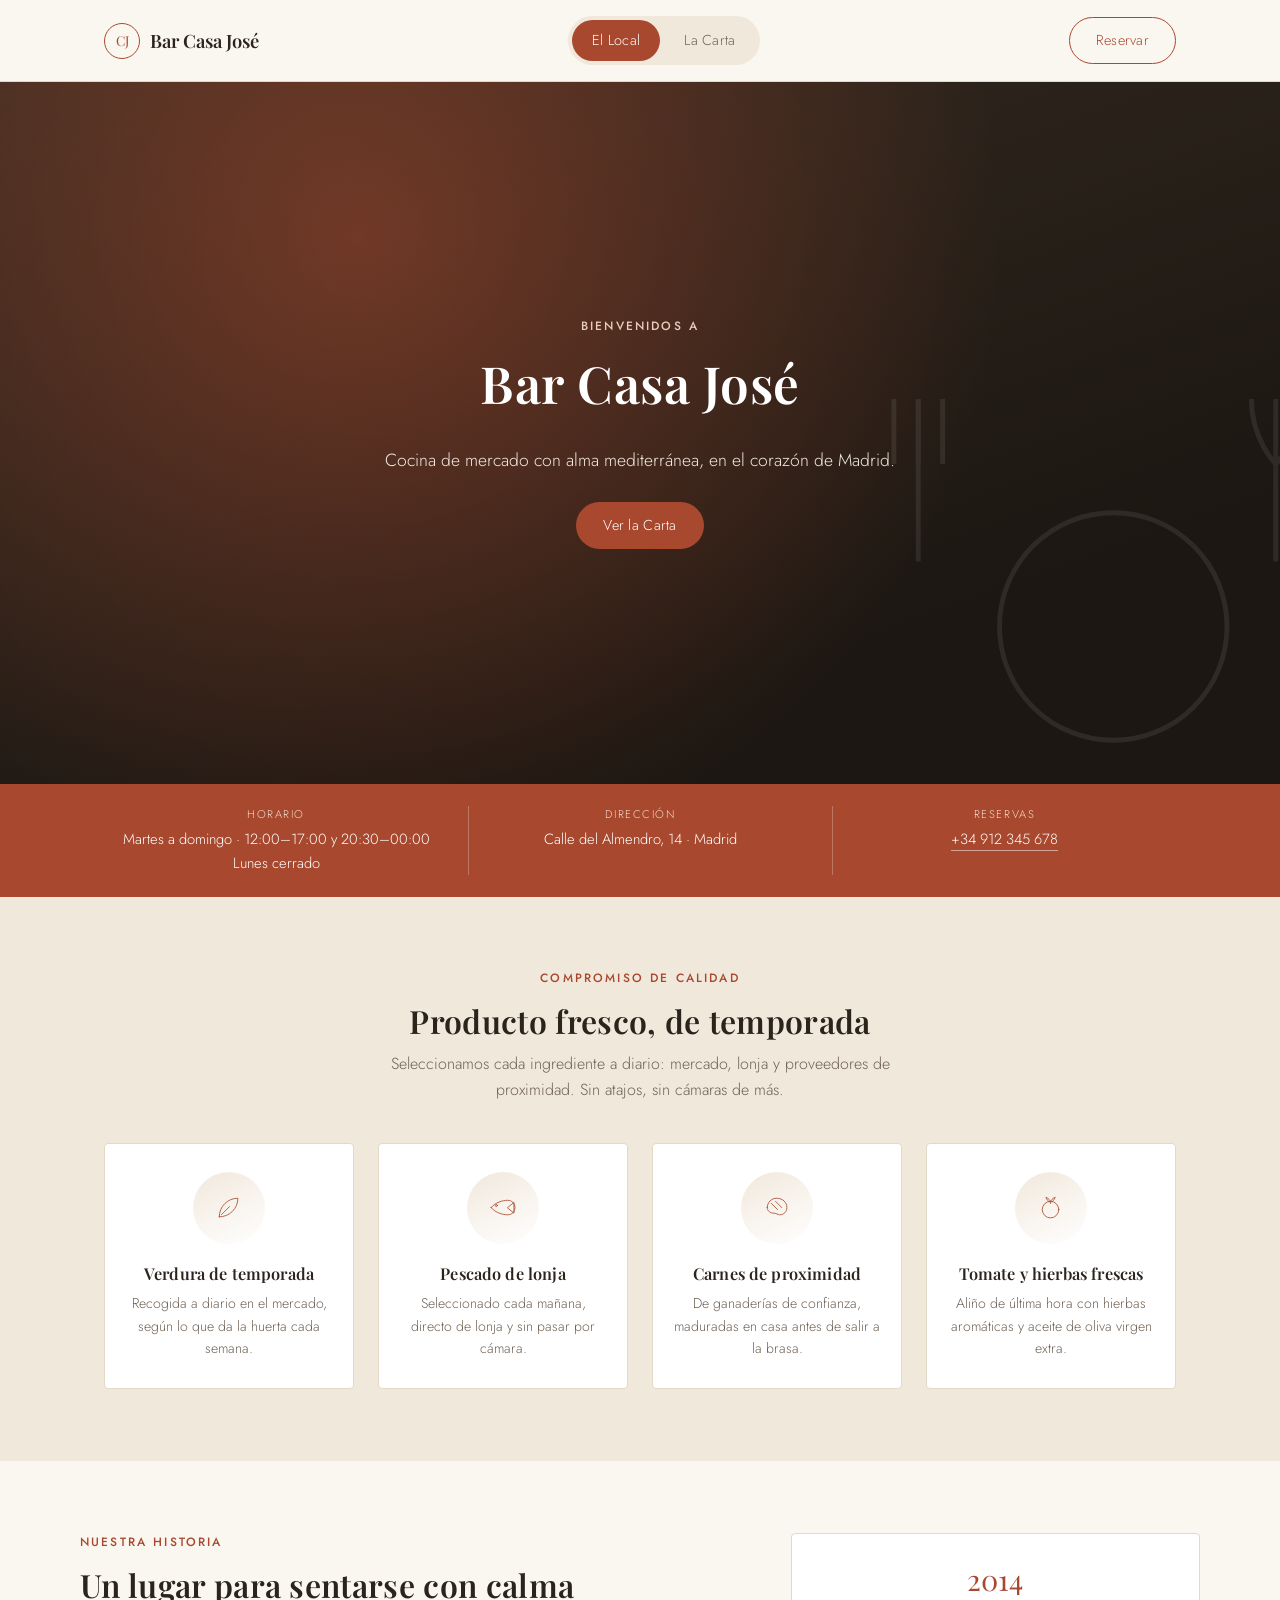
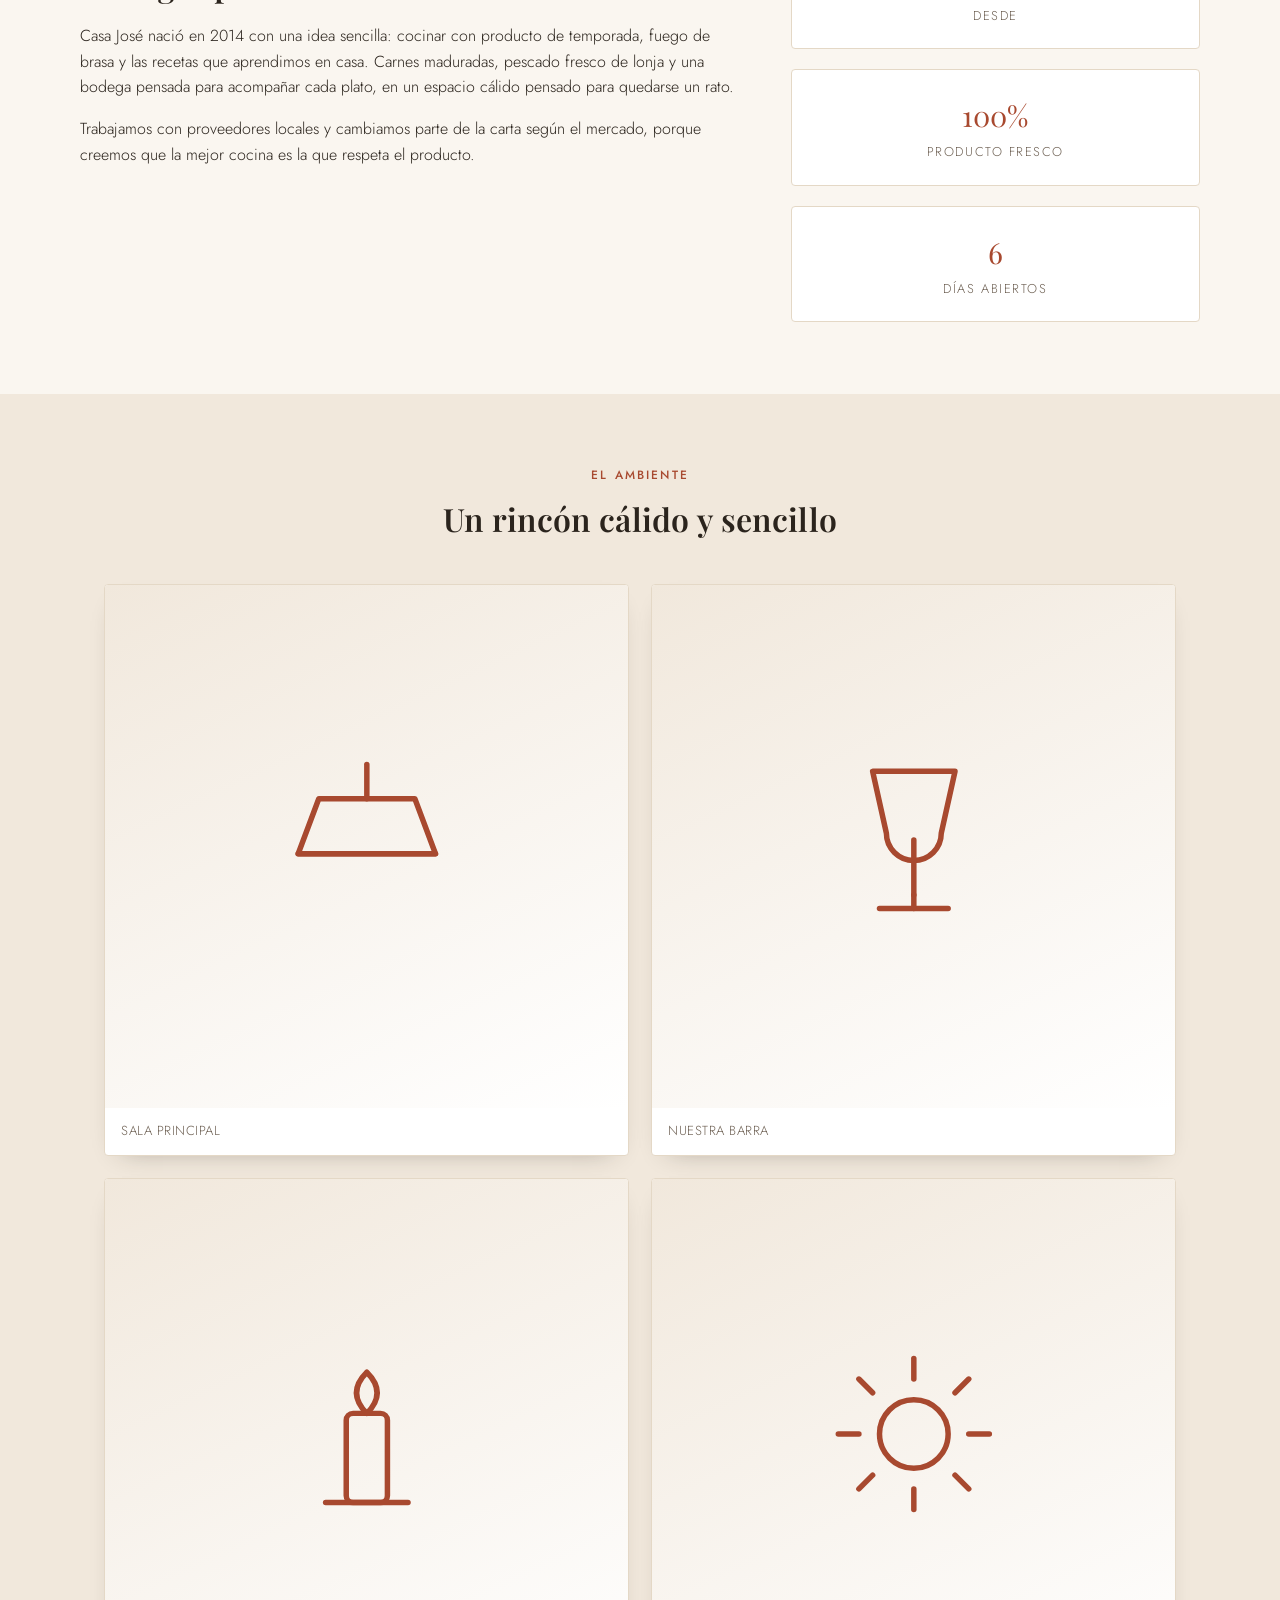
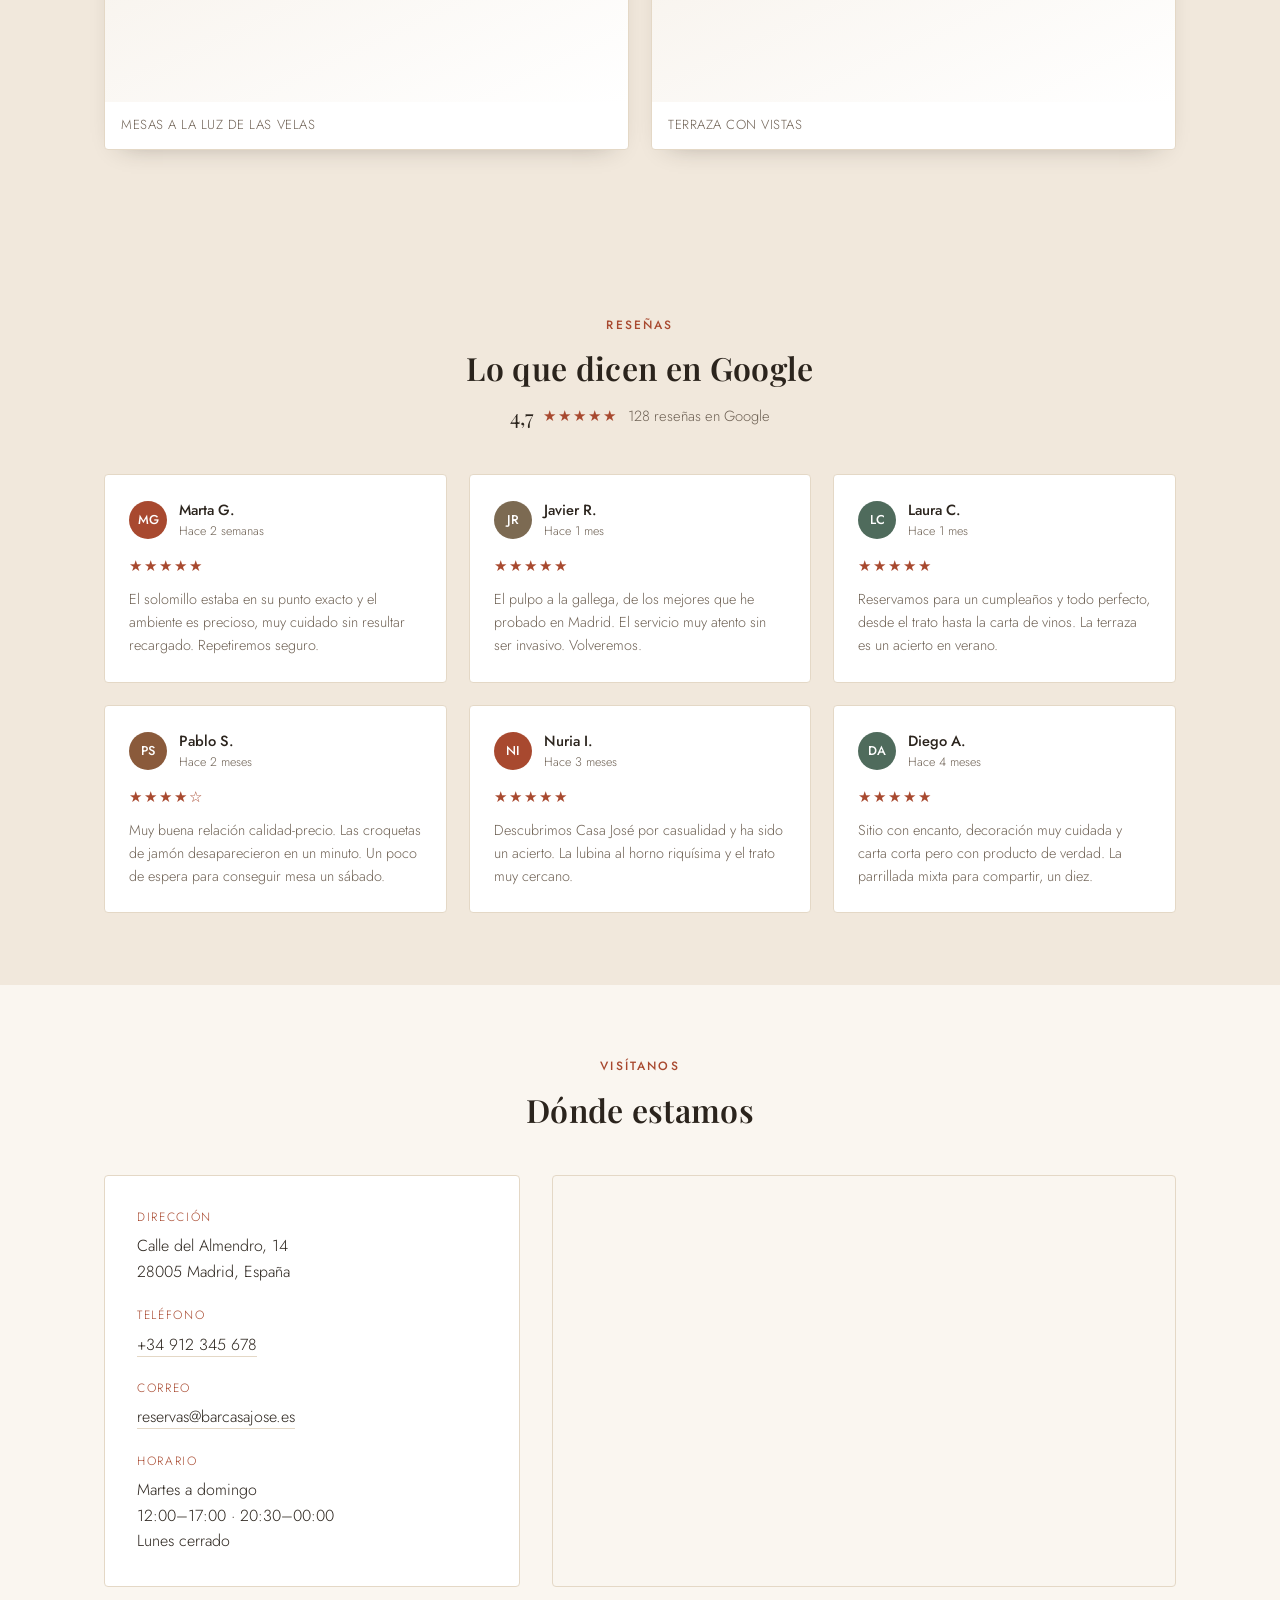
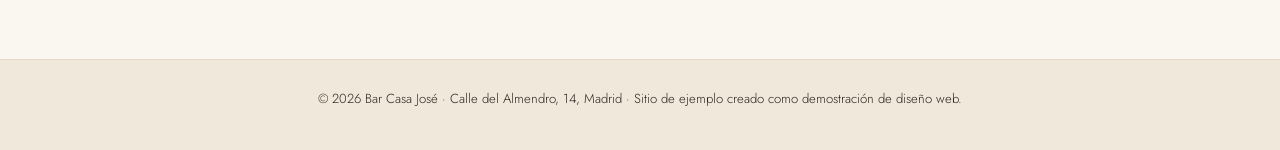
<file: index.html>
<!DOCTYPE html>
<html lang="es">
<head>
<meta charset="UTF-8">
<meta name="viewport" content="width=device-width, initial-scale=1.0">
<title>Bar Casa José — Restaurante</title>
<meta name="description" content="Bar Casa José, cocina de mercado con alma mediterránea. Descubre nuestro local y nuestra carta.">
<link rel="icon" href="data:image/svg+xml,<svg xmlns=%22http://www.w3.org/2000/svg%22 viewBox=%220 0 100 100%22><text y=%22.9em%22 font-size=%2290%22>🍽️</text></svg>">
<link rel="preconnect" href="https://fonts.googleapis.com">
<link rel="preconnect" href="https://fonts.gstatic.com" crossorigin>
<link href="https://fonts.googleapis.com/css2?family=Playfair+Display:wght@500;600;700&family=Jost:wght@300;400;500;600&display=swap" rel="stylesheet">
<link rel="stylesheet" href="css/style.css">
</head>
<body>

<svg aria-hidden="true" style="position:absolute; width:0; height:0; overflow:hidden;">
<defs>
<symbol id="ic-plate" viewBox="0 0 64 64">
  <circle cx="34" cy="36" r="14"/>
  <line x1="10" y1="8" x2="10" y2="28"/>
  <line x1="7" y1="8" x2="7" y2="16"/>
  <line x1="10" y1="8" x2="10" y2="16"/>
  <line x1="13" y1="8" x2="13" y2="16"/>
  <line x1="54" y1="8" x2="54" y2="28"/>
  <path d="M51 8c0 5 3 8 3 8s3-3 3-8"/>
</symbol>
<symbol id="ic-leaf" viewBox="0 0 64 64">
  <path d="M14 50C14 30 30 14 50 14c0 20-16 36-36 36z"/>
  <path d="M18 46 34 30"/>
</symbol>
<symbol id="ic-cheese" viewBox="0 0 64 64">
  <path d="M10 46 54 46 32 14z"/>
  <circle cx="30" cy="36" r="2.5"/>
  <circle cx="38" cy="40" r="2"/>
</symbol>
<symbol id="ic-bread" viewBox="0 0 64 64">
  <path d="M12 46c0-16 9-28 20-28s20 12 20 28z"/>
  <line x1="12" y1="46" x2="52" y2="46"/>
  <line x1="22" y1="30" x2="18" y2="42"/>
  <line x1="32" y1="26" x2="30" y2="42"/>
  <line x1="42" y1="30" x2="44" y2="42"/>
</symbol>
<symbol id="ic-steak" viewBox="0 0 64 64">
  <path d="M14 32c0-10 8-18 18-18 12 0 20 8 20 18 0 8-6 14-14 14-4 0-6-3-10-3-8 0-14-4-14-11z"/>
  <line x1="22" y1="24" x2="34" y2="36"/>
  <line x1="30" y1="20" x2="42" y2="32"/>
</symbol>
<symbol id="ic-ribs" viewBox="0 0 64 64">
  <path d="M12 14v32"/>
  <path d="M12 18c10-4 20-4 30 0"/>
  <path d="M12 26c10-4 24-4 34 0"/>
  <path d="M12 34c10-4 26-4 38 0"/>
  <path d="M12 42c10-4 28-4 42 0"/>
</symbol>
<symbol id="ic-flame" viewBox="0 0 64 64">
  <path d="M32 8c8 8 14 16 14 24a14 14 0 0 1-28 0c0-5 2-8 5-11 0 4 2 6 4 6-2-6 0-13 5-19z"/>
</symbol>
<symbol id="ic-fish" viewBox="0 0 64 64">
  <path d="M10 32c8-10 22-14 32-14 8 0 14 6 14 14s-6 14-14 14c-10 0-24-4-32-14z"/>
  <path d="M42 32 54 22v20z"/>
  <circle cx="20" cy="28" r="2"/>
</symbol>
<symbol id="ic-octopus" viewBox="0 0 64 64">
  <path d="M20 26a12 12 0 0 1 24 0v6H20z"/>
  <path d="M20 32c-2 6-6 8-6 14"/>
  <path d="M26 32c-1 7-4 9-3 16"/>
  <path d="M32 32v18"/>
  <path d="M38 32c1 7 4 9 3 16"/>
  <path d="M44 32c2 6 6 8 6 14"/>
</symbol>
<symbol id="ic-shrimp" viewBox="0 0 64 64">
  <path d="M46 14c-14 0-26 12-26 26 0 6 3 9 3 9"/>
  <path d="M20 46c-4 0-8 2-8 2"/>
  <path d="M46 14c4 0 6 3 6 3"/>
  <path d="M14 26 8 22"/>
  <path d="M14 30 8 30"/>
</symbol>
<symbol id="ic-candle" viewBox="0 0 64 64">
  <rect x="26" y="24" width="12" height="26" rx="2"/>
  <path d="M32 24c-4-4-4-8 0-12 4 4 4 8 0 12z"/>
  <line x1="20" y1="50" x2="44" y2="50"/>
</symbol>
<symbol id="ic-lamp" viewBox="0 0 64 64">
  <line x1="32" y1="8" x2="32" y2="18"/>
  <path d="M18 18h28l6 16H12z"/>
  <line x1="12" y1="34" x2="52" y2="34"/>
</symbol>
<symbol id="ic-glass" viewBox="0 0 64 64">
  <path d="M20 10h24l-4 18a8 8 0 0 1-16 0z"/>
  <line x1="32" y1="30" x2="32" y2="46"/>
  <line x1="22" y1="50" x2="42" y2="50"/>
  <line x1="32" y1="46" x2="32" y2="50"/>
</symbol>
<symbol id="ic-sun" viewBox="0 0 64 64">
  <circle cx="32" cy="30" r="10"/>
  <line x1="32" y1="8" x2="32" y2="14"/>
  <line x1="32" y1="46" x2="32" y2="52"/>
  <line x1="10" y1="30" x2="16" y2="30"/>
  <line x1="48" y1="30" x2="54" y2="30"/>
  <line x1="16" y1="14" x2="20" y2="18"/>
  <line x1="44" y1="42" x2="48" y2="46"/>
  <line x1="48" y1="14" x2="44" y2="18"/>
  <line x1="20" y1="42" x2="16" y2="46"/>
</symbol>
<symbol id="ic-pizza" viewBox="0 0 64 64">
  <path d="M32 10 54 46H10z"/>
  <path d="M14 46a20 20 0 0 1 36 0"/>
  <circle cx="28" cy="28" r="2"/>
  <circle cx="36" cy="32" r="2"/>
  <circle cx="32" cy="22" r="2"/>
</symbol>
<symbol id="ic-oven" viewBox="0 0 64 64">
  <path d="M12 50V30a20 20 0 0 1 40 0v20z"/>
  <path d="M20 50V32a12 12 0 0 1 24 0v18"/>
  <path d="M30 40c-3 3-3 6 0 8 3-2 3-5 0-8z"/>
</symbol>
<symbol id="ic-wheat" viewBox="0 0 64 64">
  <line x1="32" y1="14" x2="32" y2="50"/>
  <path d="M32 18c-4-2-8 0-8 4 4 2 8 0 8-4z"/>
  <path d="M32 18c4-2 8 0 8 4-4 2-8 0-8-4z"/>
  <path d="M32 26c-4-2-8 0-8 4 4 2 8 0 8-4z"/>
  <path d="M32 26c4-2 8 0 8 4-4 2-8 0-8-4z"/>
  <path d="M32 34c-4-2-8 0-8 4 4 2 8 0 8-4z"/>
  <path d="M32 34c4-2 8 0 8 4-4 2-8 0-8-4z"/>
</symbol>
<symbol id="ic-tomato" viewBox="0 0 64 64">
  <circle cx="32" cy="36" r="16"/>
  <path d="M32 20c-3-6-9-8-9-8s2 6 6 9"/>
  <path d="M32 20c3-6 9-8 9-8s-2 6-6 9"/>
  <line x1="32" y1="20" x2="32" y2="24"/>
</symbol>
</defs>
</svg>

<input type="radio" name="window-tab" id="tab-local" class="tab-radio" checked>
<input type="radio" name="window-tab" id="tab-carta" class="tab-radio">

<header class="site-header">
  <div class="site-header__inner">
    <a class="brand" href="#local">
      <span class="brand__mark">CJ</span>
      <span class="brand__name">Bar&nbsp;Casa&nbsp;José</span>
    </a>

    <nav class="window-nav" aria-label="Secciones principales">
      <label class="window-nav__btn" data-target="local" for="tab-local">El Local</label>
      <label class="window-nav__btn" data-target="carta" for="tab-carta">La Carta</label>
    </nav>

    <a class="btn btn--ghost header-cta" href="tel:+34912345678">
      <svg class="header-cta__icon" viewBox="0 0 24 24" width="18" height="18" fill="none" stroke="currentColor" stroke-width="2" stroke-linecap="round" stroke-linejoin="round" aria-hidden="true"><path d="M22 16.92v3a2 2 0 0 1-2.18 2 19.79 19.79 0 0 1-8.63-3.07 19.5 19.5 0 0 1-6-6 19.79 19.79 0 0 1-3.07-8.67A2 2 0 0 1 4.11 2h3a2 2 0 0 1 2 1.72c.127.96.361 1.903.7 2.81a2 2 0 0 1-.45 2.11L8.09 9.91a16 16 0 0 0 6 6l1.27-1.27a2 2 0 0 1 2.11-.45c.907.339 1.85.573 2.81.7A2 2 0 0 1 22 16.92z"/></svg>
      <span class="header-cta__label">Reservar</span>
    </a>
  </div>
</header>

<main>

  <!-- ================= VENTANA 1: EL LOCAL ================= -->
  <section id="local" class="window" data-window="local">

    <div class="hero">
      <svg class="hero__watermark" viewBox="0 0 64 64" aria-hidden="true"><use href="#ic-plate"/></svg>
      <div class="hero__content">
        <p class="eyebrow">Bienvenidos a</p>
        <h1>Bar Casa José</h1>
        <p class="hero__tagline">Cocina de mercado con alma mediterránea, en el corazón de Madrid.</p>
        <label class="btn btn--primary" data-target="carta" for="tab-carta">Ver la Carta</label>
      </div>
    </div>

    <div class="quick-info">
      <div class="container quick-info__inner">
        <div class="quick-info__item">
          <span class="quick-info__label">Horario</span>
          <span class="quick-info__value">Martes a domingo · 12:00–17:00 y 20:30–00:00<br>Lunes cerrado</span>
        </div>
        <div class="quick-info__item">
          <span class="quick-info__label">Dirección</span>
          <span class="quick-info__value">Calle del Almendro, 14 · Madrid</span>
        </div>
        <div class="quick-info__item">
          <span class="quick-info__label">Reservas</span>
          <span class="quick-info__value"><a href="tel:+34912345678">+34 912 345 678</a></span>
        </div>
      </div>
    </div>

    <section class="section section--produce">
      <div class="container">
        <p class="eyebrow center">Compromiso de calidad</p>
        <h2 class="center">Producto fresco, de temporada</h2>
        <p class="produce-lead center">Seleccionamos cada ingrediente a diario: mercado, lonja y proveedores de proximidad. Sin atajos, sin cámaras de más.</p>

        <div class="produce-grid">
          <div class="produce-item">
            <div class="illus" aria-hidden="true"><svg class="illus__icon"><use href="#ic-leaf"/></svg></div>
            <h3>Verdura de temporada</h3>
            <p>Recogida a diario en el mercado, según lo que da la huerta cada semana.</p>
          </div>
          <div class="produce-item">
            <div class="illus" aria-hidden="true"><svg class="illus__icon"><use href="#ic-fish"/></svg></div>
            <h3>Pescado de lonja</h3>
            <p>Seleccionado cada mañana, directo de lonja y sin pasar por cámara.</p>
          </div>
          <div class="produce-item">
            <div class="illus" aria-hidden="true"><svg class="illus__icon"><use href="#ic-steak"/></svg></div>
            <h3>Carnes de proximidad</h3>
            <p>De ganaderías de confianza, maduradas en casa antes de salir a la brasa.</p>
          </div>
          <div class="produce-item">
            <div class="illus" aria-hidden="true"><svg class="illus__icon"><use href="#ic-tomato"/></svg></div>
            <h3>Tomate y hierbas frescas</h3>
            <p>Aliño de última hora con hierbas aromáticas y aceite de oliva virgen extra.</p>
          </div>
        </div>
      </div>
    </section>

    <section class="section container">
      <div class="about">
        <div class="about__text">
          <p class="eyebrow">Nuestra historia</p>
          <h2>Un lugar para sentarse con calma</h2>
          <p>Casa José nació en 2014 con una idea sencilla: cocinar con producto de temporada, fuego de brasa y las recetas que aprendimos en casa. Carnes maduradas, pescado fresco de lonja y una bodega pensada para acompañar cada plato, en un espacio cálido pensado para quedarse un rato.</p>
          <p>Trabajamos con proveedores locales y cambiamos parte de la carta según el mercado, porque creemos que la mejor cocina es la que respeta el producto.</p>
        </div>
        <div class="about__stats">
          <div class="stat">
            <span class="stat__num">2014</span>
            <span class="stat__label">Desde</span>
          </div>
          <div class="stat">
            <span class="stat__num">100%</span>
            <span class="stat__label">Producto&nbsp;fresco</span>
          </div>
          <div class="stat">
            <span class="stat__num">6</span>
            <span class="stat__label">Días&nbsp;abiertos</span>
          </div>
        </div>
      </div>
    </section>

    <section class="section section--alt">
      <div class="container">
        <p class="eyebrow center">El ambiente</p>
        <h2 class="center">Un rincón cálido y sencillo</h2>
        <div class="gallery">
          <figure class="gallery__item">
            <div class="illus" aria-hidden="true"><svg class="illus__icon"><use href="#ic-lamp"/></svg></div>
            <figcaption>Sala principal</figcaption>
          </figure>
          <figure class="gallery__item">
            <div class="illus" aria-hidden="true"><svg class="illus__icon"><use href="#ic-candle"/></svg></div>
            <figcaption>Mesas a la luz de las velas</figcaption>
          </figure>
          <figure class="gallery__item">
            <div class="illus" aria-hidden="true"><svg class="illus__icon"><use href="#ic-glass"/></svg></div>
            <figcaption>Nuestra barra</figcaption>
          </figure>
          <figure class="gallery__item">
            <div class="illus" aria-hidden="true"><svg class="illus__icon"><use href="#ic-sun"/></svg></div>
            <figcaption>Terraza con vistas</figcaption>
          </figure>
        </div>
      </div>
    </section>

    <section class="section section--reviews">
      <div class="container">
        <p class="eyebrow center">Reseñas</p>
        <h2 class="center">Lo que dicen en Google</h2>
        <p class="reviews-summary center">
          <span class="reviews-summary__score">4,7</span>
          <span class="reviews-summary__stars" aria-hidden="true">★★★★★</span>
          <span class="reviews-summary__count">128 reseñas en Google</span>
        </p>

        <div class="reviews-grid">
          <article class="review-card">
            <div class="review-card__head">
              <span class="review-card__avatar" style="background:#a8492f">MG</span>
              <div>
                <span class="review-card__name">Marta G.</span>
                <span class="review-card__date">Hace 2 semanas</span>
              </div>
            </div>
            <div class="review-card__stars" aria-hidden="true">★★★★★</div>
            <p>El solomillo estaba en su punto exacto y el ambiente es precioso, muy cuidado sin resultar recargado. Repetiremos seguro.</p>
          </article>

          <article class="review-card">
            <div class="review-card__head">
              <span class="review-card__avatar" style="background:#7c6a52">JR</span>
              <div>
                <span class="review-card__name">Javier R.</span>
                <span class="review-card__date">Hace 1 mes</span>
              </div>
            </div>
            <div class="review-card__stars" aria-hidden="true">★★★★★</div>
            <p>El pulpo a la gallega, de los mejores que he probado en Madrid. El servicio muy atento sin ser invasivo. Volveremos.</p>
          </article>

          <article class="review-card">
            <div class="review-card__head">
              <span class="review-card__avatar" style="background:#4f6b5c">LC</span>
              <div>
                <span class="review-card__name">Laura C.</span>
                <span class="review-card__date">Hace 1 mes</span>
              </div>
            </div>
            <div class="review-card__stars" aria-hidden="true">★★★★★</div>
            <p>Reservamos para un cumpleaños y todo perfecto, desde el trato hasta la carta de vinos. La terraza es un acierto en verano.</p>
          </article>

          <article class="review-card">
            <div class="review-card__head">
              <span class="review-card__avatar" style="background:#8a5a3b">PS</span>
              <div>
                <span class="review-card__name">Pablo S.</span>
                <span class="review-card__date">Hace 2 meses</span>
              </div>
            </div>
            <div class="review-card__stars" aria-hidden="true">★★★★☆</div>
            <p>Muy buena relación calidad-precio. Las croquetas de jamón desaparecieron en un minuto. Un poco de espera para conseguir mesa un sábado.</p>
          </article>

          <article class="review-card">
            <div class="review-card__head">
              <span class="review-card__avatar" style="background:#a8492f">NI</span>
              <div>
                <span class="review-card__name">Nuria I.</span>
                <span class="review-card__date">Hace 3 meses</span>
              </div>
            </div>
            <div class="review-card__stars" aria-hidden="true">★★★★★</div>
            <p>Descubrimos Casa José por casualidad y ha sido un acierto. La lubina al horno riquísima y el trato muy cercano.</p>
          </article>

          <article class="review-card">
            <div class="review-card__head">
              <span class="review-card__avatar" style="background:#4f6b5c">DA</span>
              <div>
                <span class="review-card__name">Diego A.</span>
                <span class="review-card__date">Hace 4 meses</span>
              </div>
            </div>
            <div class="review-card__stars" aria-hidden="true">★★★★★</div>
            <p>Sitio con encanto, decoración muy cuidada y carta corta pero con producto de verdad. La parrillada mixta para compartir, un diez.</p>
          </article>
        </div>
      </div>
    </section>

    <section class="section">
      <div class="container">
        <p class="eyebrow center">Visítanos</p>
        <h2 class="center">Dónde estamos</h2>

        <div class="contact-grid">
          <div class="contact-card">
            <ul class="info-list">
              <li>
                <span class="info-list__label">Dirección</span>
                <span class="info-list__value">Calle del Almendro, 14<br>28005 Madrid, España</span>
              </li>
              <li>
                <span class="info-list__label">Teléfono</span>
                <span class="info-list__value"><a href="tel:+34912345678">+34 912 345 678</a></span>
              </li>
              <li>
                <span class="info-list__label">Correo</span>
                <span class="info-list__value"><a href="mailto:reservas@barcasajose.es">reservas@barcasajose.es</a></span>
              </li>
              <li>
                <span class="info-list__label">Horario</span>
                <span class="info-list__value">Martes a domingo<br>12:00–17:00 · 20:30–00:00<br>Lunes cerrado</span>
              </li>
            </ul>
          </div>

          <div class="map-card">
            <iframe
              title="Bar Casa José en Google Maps"
              src="https://www.google.com/maps?q=Calle+del+Almendro+14,+28005+Madrid,+España&output=embed"
              loading="lazy"
              referrerpolicy="no-referrer-when-downgrade">
            </iframe>
          </div>
        </div>
      </div>
    </section>

  </section>

  <!-- ================= VENTANA 2: LA CARTA ================= -->
  <section id="carta" class="window" data-window="carta">

    <div class="carta-header">
      <div class="container">
        <p class="eyebrow">Nuestra propuesta</p>
        <h1>La Carta</h1>
        <p class="carta-header__tagline">Entrantes, carnes a la brasa, pescado fresco y una bodega para acompañar.</p>
      </div>
    </div>

    <div class="container">
      <input type="radio" name="category-filter" id="cat-all" class="tab-radio" checked>
      <input type="radio" name="category-filter" id="cat-entrantes" class="tab-radio">
      <input type="radio" name="category-filter" id="cat-carnes" class="tab-radio">
      <input type="radio" name="category-filter" id="cat-pescados" class="tab-radio">
      <input type="radio" name="category-filter" id="cat-bebidas" class="tab-radio">

      <nav class="category-nav" aria-label="Categorías de la carta">
        <label class="category-nav__btn" data-category="all" for="cat-all">Todo</label>
        <label class="category-nav__btn" data-category="entrantes" for="cat-entrantes">Entrantes</label>
        <label class="category-nav__btn" data-category="carnes" for="cat-carnes">Carnes</label>
        <label class="category-nav__btn" data-category="pescados" for="cat-pescados">Pescados</label>
        <label class="category-nav__btn" data-category="bebidas" for="cat-bebidas">Bebidas</label>
      </nav>

      <!-- ENTRANTES -->
      <section class="menu-category" data-category="entrantes">
        <h2 class="menu-category__title">Entrantes</h2>
        <div class="dish-grid">
          <article class="dish-card">
            <div class="illus" aria-hidden="true"><svg class="illus__icon"><use href="#ic-plate"/></svg></div>
            <div class="dish-card__body">
              <div class="dish-card__row">
                <h3>Croquetas Caseras de Jamón Ibérico</h3>
                <span class="price">8,50&nbsp;€</span>
              </div>
              <p>Bechamel cremosa, jamón ibérico de bellota, pan rallado tostado.</p>
            </div>
          </article>
          <article class="dish-card">
            <div class="illus" aria-hidden="true"><svg class="illus__icon"><use href="#ic-leaf"/></svg></div>
            <div class="dish-card__body">
              <div class="dish-card__row">
                <h3>Ensalada Casa José</h3>
                <span class="price">9,90&nbsp;€</span>
              </div>
              <p>Burrata cremosa, tomate de temporada, albahaca fresca y aceite de oliva virgen extra.</p>
            </div>
          </article>
          <article class="dish-card">
            <div class="illus" aria-hidden="true"><svg class="illus__icon"><use href="#ic-cheese"/></svg></div>
            <div class="dish-card__body">
              <div class="dish-card__row">
                <h3>Tabla de Quesos Artesanos</h3>
                <span class="price">14,00&nbsp;€</span>
              </div>
              <p>Selección de quesos de pequeños productores, membrillo y nueces.</p>
            </div>
          </article>
          <article class="dish-card">
            <div class="illus" aria-hidden="true"><svg class="illus__icon"><use href="#ic-bread"/></svg></div>
            <div class="dish-card__body">
              <div class="dish-card__row">
                <h3>Pan con Tomate y Jamón</h3>
                <span class="price">7,50&nbsp;€</span>
              </div>
              <p>Pan de masa madre tostado, tomate de rama rallado y jamón curado.</p>
            </div>
          </article>
        </div>
      </section>

      <!-- CARNES -->
      <section class="menu-category" data-category="carnes">
        <h2 class="menu-category__title">Carnes</h2>
        <div class="dish-grid">
          <article class="dish-card">
            <div class="illus" aria-hidden="true"><svg class="illus__icon"><use href="#ic-steak"/></svg></div>
            <div class="dish-card__body">
              <div class="dish-card__row">
                <h3>Solomillo de Ternera a la Parrilla</h3>
                <span class="price">22,50&nbsp;€</span>
              </div>
              <p>Solomillo madurado 21 días, patata asada y salsa de vino tinto.</p>
            </div>
          </article>
          <article class="dish-card">
            <div class="illus" aria-hidden="true"><svg class="illus__icon"><use href="#ic-ribs"/></svg></div>
            <div class="dish-card__body">
              <div class="dish-card__row">
                <h3>Costillas de Cerdo Ibérico BBQ</h3>
                <span class="price">19,90&nbsp;€</span>
              </div>
              <p>Cocción lenta 12 horas, glaseado casero y patatas fritas.</p>
            </div>
          </article>
          <article class="dish-card">
            <div class="illus" aria-hidden="true"><svg class="illus__icon"><use href="#ic-steak"/></svg></div>
            <div class="dish-card__body">
              <div class="dish-card__row">
                <h3>Entrecot a la Brasa</h3>
                <span class="price">24,00&nbsp;€</span>
              </div>
              <p>Entrecot de vaca a la brasa de carbón, pimientos de padrón y patatas panadera.</p>
            </div>
          </article>
          <article class="dish-card">
            <div class="illus" aria-hidden="true"><svg class="illus__icon"><use href="#ic-flame"/></svg></div>
            <div class="dish-card__body">
              <div class="dish-card__row">
                <h3>Parrillada Mixta de la Casa</h3>
                <span class="price">26,50&nbsp;€</span>
              </div>
              <p>Selección de carnes a la brasa para compartir, con guarniciones de temporada.</p>
            </div>
          </article>
        </div>
      </section>

      <!-- PESCADOS -->
      <section class="menu-category" data-category="pescados">
        <h2 class="menu-category__title">Pescados</h2>
        <div class="dish-grid">
          <article class="dish-card">
            <div class="illus" aria-hidden="true"><svg class="illus__icon"><use href="#ic-fish"/></svg></div>
            <div class="dish-card__body">
              <div class="dish-card__row">
                <h3>Salmón a la Plancha</h3>
                <span class="price">18,90&nbsp;€</span>
              </div>
              <p>Salmón fresco a la plancha, verduras de temporada salteadas y salsa de eneldo.</p>
            </div>
          </article>
          <article class="dish-card">
            <div class="illus" aria-hidden="true"><svg class="illus__icon"><use href="#ic-octopus"/></svg></div>
            <div class="dish-card__body">
              <div class="dish-card__row">
                <h3>Pulpo a la Gallega</h3>
                <span class="price">21,00&nbsp;€</span>
              </div>
              <p>Pulpo cocido a fuego lento, patata, pimentón de la Vera y aceite de oliva.</p>
            </div>
          </article>
          <article class="dish-card">
            <div class="illus" aria-hidden="true"><svg class="illus__icon"><use href="#ic-shrimp"/></svg></div>
            <div class="dish-card__body">
              <div class="dish-card__row">
                <h3>Gambas al Ajillo</h3>
                <span class="price">16,50&nbsp;€</span>
              </div>
              <p>Gambas frescas salteadas con ajo, guindilla y perejil, en cazuela de barro.</p>
            </div>
          </article>
          <article class="dish-card">
            <div class="illus" aria-hidden="true"><svg class="illus__icon"><use href="#ic-fish"/></svg></div>
            <div class="dish-card__body">
              <div class="dish-card__row">
                <h3>Lubina al Horno con Limón</h3>
                <span class="price">20,50&nbsp;€</span>
              </div>
              <p>Lubina salvaje al horno, limón, hierbas frescas y patata panadera.</p>
            </div>
          </article>
        </div>
      </section>

      <!-- BEBIDAS -->
      <section class="menu-category" data-category="bebidas">
        <h2 class="menu-category__title">Bebidas</h2>
        <div class="drinks-columns">
          <div class="drinks-group">
            <h3>Vinos</h3>
            <ul class="drinks-list">
              <li><span class="drinks-list__name"><svg class="drinks-list__icon" aria-hidden="true"><use href="#ic-glass"/></svg>Rioja Crianza</span><span class="price">4,50&nbsp;€ copa · 18,00&nbsp;€ botella</span></li>
              <li><span class="drinks-list__name"><svg class="drinks-list__icon" aria-hidden="true"><use href="#ic-glass"/></svg>Albariño</span><span class="price">4,80&nbsp;€ copa · 19,00&nbsp;€ botella</span></li>
              <li><span class="drinks-list__name"><svg class="drinks-list__icon" aria-hidden="true"><use href="#ic-glass"/></svg>Verdejo</span><span class="price">4,20&nbsp;€ copa · 17,00&nbsp;€ botella</span></li>
            </ul>
          </div>
          <div class="drinks-group">
            <h3>Cervezas</h3>
            <ul class="drinks-list">
              <li><span class="drinks-list__name"><svg class="drinks-list__icon" aria-hidden="true"><use href="#ic-glass"/></svg>Cerveza Artesana Casa José</span><span class="price">3,50&nbsp;€</span></li>
              <li><span class="drinks-list__name"><svg class="drinks-list__icon" aria-hidden="true"><use href="#ic-glass"/></svg>Cerveza Sin Alcohol</span><span class="price">3,00&nbsp;€</span></li>
            </ul>
          </div>
          <div class="drinks-group">
            <h3>Refrescos y Agua</h3>
            <ul class="drinks-list">
              <li><span class="drinks-list__name"><svg class="drinks-list__icon" aria-hidden="true"><use href="#ic-glass"/></svg>Agua Mineral</span><span class="price">2,50&nbsp;€</span></li>
              <li><span class="drinks-list__name"><svg class="drinks-list__icon" aria-hidden="true"><use href="#ic-glass"/></svg>Refrescos variados</span><span class="price">3,00&nbsp;€</span></li>
              <li><span class="drinks-list__name"><svg class="drinks-list__icon" aria-hidden="true"><use href="#ic-glass"/></svg>Zumo Natural</span><span class="price">3,80&nbsp;€</span></li>
            </ul>
          </div>
          <div class="drinks-group">
            <h3>Cócteles y Café</h3>
            <ul class="drinks-list">
              <li><span class="drinks-list__name"><svg class="drinks-list__icon" aria-hidden="true"><use href="#ic-glass"/></svg>Sangría Casa José (jarra)</span><span class="price">12,00&nbsp;€</span></li>
              <li><span class="drinks-list__name"><svg class="drinks-list__icon" aria-hidden="true"><use href="#ic-glass"/></svg>Vermut de Grifo</span><span class="price">4,50&nbsp;€</span></li>
              <li><span class="drinks-list__name"><svg class="drinks-list__icon" aria-hidden="true"><use href="#ic-glass"/></svg>Café / Infusión</span><span class="price">2,00&nbsp;€</span></li>
            </ul>
          </div>
        </div>
      </section>

    </div>
  </section>

</main>

<footer class="site-footer">
  <div class="container site-footer__inner">
    <p>&copy; 2026 Bar Casa José · Calle del Almendro, 14, Madrid · Sitio de ejemplo creado como demostración de diseño web.</p>
  </div>
</footer>

<script src="js/script.js"></script>
</body>
</html>
</file>
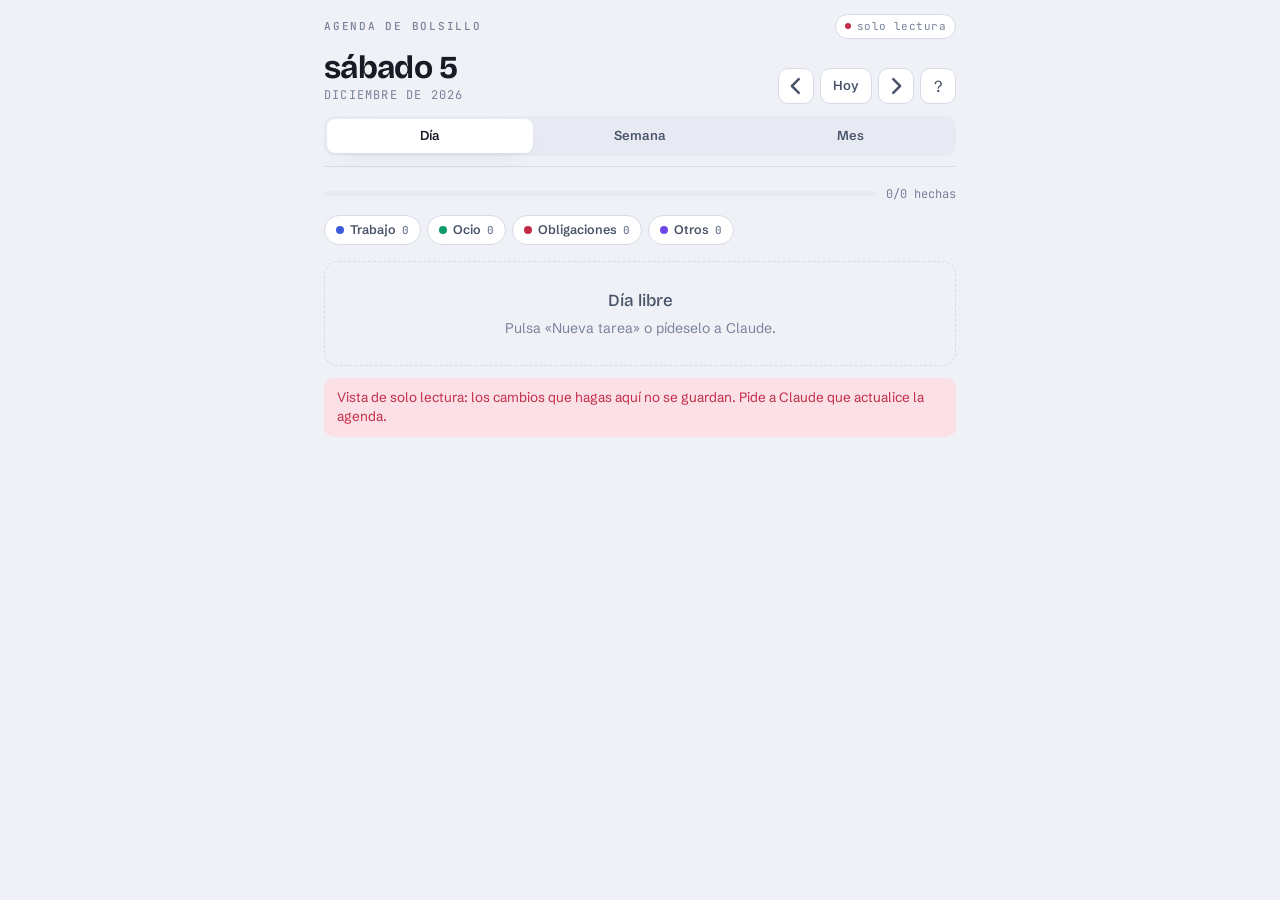
<file: calendario/index.html>
<title>Agenda de Bolsillo</title>
<link rel="preconnect" href="https://fonts.googleapis.com">
<link rel="preconnect" href="https://fonts.gstatic.com" crossorigin>
<link rel="stylesheet" href="https://fonts.googleapis.com/css2?family=Bricolage+Grotesque:opsz,wght@12..96,500;12..96,700&family=JetBrains+Mono:wght@400;500&family=Schibsted+Grotesk:wght@400;500;600;700&display=swap">
<style id="estilos">
*,*::before,*::after{box-sizing:border-box}
html{-webkit-text-size-adjust:100%}
body{margin:0}
button,input,select,textarea{font:inherit;color:inherit}
:root{
  --ground:#EFF1F6;
  --superficie:#FFFFFF;
  --superficie-2:#E7EAF2;
  --linea:#D6DBE7;
  --linea-fuerte:#BFC6D6;
  --tinta:#161B26;
  --tinta-2:#4A5468;
  --tinta-3:#78829A;
  --acento:#3B5BDB;
  --acento-tenue:#E3E8FC;
  --trabajo:#3B5BDB;
  --ocio:#0C9A6C;
  --obligaciones:#C42A48;
  --otros:#7048E8;
  --trabajo-tenue:#E3E8FC;
  --ocio-tenue:#D8F3E8;
  --obligaciones-tenue:#FBE0E5;
  --otros-tenue:#EBE3FD;
  --sombra:0 1px 2px rgba(22,27,38,.05),0 10px 28px -14px rgba(22,27,38,.22);
  --f-display:'Bricolage Grotesque','Trebuchet MS',system-ui,sans-serif;
  --f-texto:'Schibsted Grotesk',system-ui,-apple-system,'Segoe UI',sans-serif;
  --f-mono:'JetBrains Mono',ui-monospace,SFMono-Regular,Menlo,monospace;
  --r:14px;
}
@media (prefers-color-scheme:dark){
  :root:not([data-theme="light"]){
    --ground:#101320;
    --superficie:#181C2A;
    --superficie-2:#212637;
    --linea:#2B3145;
    --linea-fuerte:#3B4360;
    --tinta:#E8EBF3;
    --tinta-2:#A8B0C4;
    --tinta-3:#78819A;
    --acento:#8398FF;
    --acento-tenue:#222A48;
    --trabajo:#8398FF;
    --ocio:#3DD9A0;
    --obligaciones:#FF7089;
    --otros:#B197FC;
    --trabajo-tenue:#1F2645;
    --ocio-tenue:#0F3129;
    --obligaciones-tenue:#3A1B26;
    --otros-tenue:#2A1F45;
    --sombra:0 1px 2px rgba(0,0,0,.35),0 12px 30px -16px rgba(0,0,0,.7);
  }
}
:root[data-theme="dark"]{
  --ground:#101320;
  --superficie:#181C2A;
  --superficie-2:#212637;
  --linea:#2B3145;
  --linea-fuerte:#3B4360;
  --tinta:#E8EBF3;
  --tinta-2:#A8B0C4;
  --tinta-3:#78819A;
  --acento:#8398FF;
  --acento-tenue:#222A48;
  --trabajo:#8398FF;
  --ocio:#3DD9A0;
  --obligaciones:#FF7089;
  --otros:#B197FC;
  --trabajo-tenue:#1F2645;
  --ocio-tenue:#0F3129;
  --obligaciones-tenue:#3A1B26;
  --otros-tenue:#2A1F45;
  --sombra:0 1px 2px rgba(0,0,0,.35),0 12px 30px -16px rgba(0,0,0,.7);
}
body{
  background:var(--ground);
  color:var(--tinta);
  font-family:var(--f-texto);
  font-size:16px;
  line-height:1.5;
  -webkit-font-smoothing:antialiased;
}
#app{max-width:660px;margin:0 auto;padding:0 14px 120px;min-height:100vh}
:focus-visible{outline:2px solid var(--acento);outline-offset:2px;border-radius:6px}

/* ---------- cabecera ---------- */
.barra{
  position:sticky;top:0;z-index:30;
  background:var(--ground);
  padding:14px 0 10px;
  border-bottom:1px solid var(--linea);
  display:flex;flex-direction:column;gap:12px;
}
.barra__marca{display:flex;align-items:center;justify-content:space-between;gap:10px}
.marca{
  font-family:var(--f-mono);font-size:11px;font-weight:500;
  letter-spacing:.16em;text-transform:uppercase;color:var(--tinta-3);
}
.estado{
  display:inline-flex;align-items:center;gap:6px;
  font-family:var(--f-mono);font-size:11px;letter-spacing:.04em;
  color:var(--tinta-3);border:1px solid var(--linea);
  background:var(--superficie);border-radius:999px;padding:3px 9px;
}
.estado__punto{width:6px;height:6px;border-radius:50%;background:var(--ocio);flex:none}
.estado[data-e="pendiente"] .estado__punto,.estado[data-e="guardando"] .estado__punto{background:var(--acento)}
.estado[data-e="error"] .estado__punto,.estado[data-e="lectura"] .estado__punto{background:var(--obligaciones)}
.barra__titulo{display:flex;align-items:flex-end;justify-content:space-between;gap:12px;flex-wrap:wrap}
.fecha-grande{margin:0;font-family:var(--f-display);font-weight:700;font-size:32px;line-height:1.05;letter-spacing:-.02em;text-wrap:balance}
.fecha-chica{margin:2px 0 0;font-family:var(--f-mono);font-size:12px;letter-spacing:.1em;text-transform:uppercase;color:var(--tinta-3)}
.nav{display:flex;align-items:center;gap:6px}
.nav__b{
  width:36px;height:36px;display:grid;place-items:center;
  background:var(--superficie);border:1px solid var(--linea);border-radius:10px;
  cursor:pointer;color:var(--tinta-2);
}
.nav__b:hover{border-color:var(--linea-fuerte);color:var(--tinta)}
.nav__hoy{width:auto;padding:0 12px;font-size:13px;font-weight:600}
.conmutador{display:flex;gap:4px;background:var(--superficie-2);border-radius:11px;padding:3px}
.conmutador__b{
  flex:1;padding:7px 4px;border:0;background:transparent;border-radius:8px;cursor:pointer;
  font-size:13px;font-weight:600;color:var(--tinta-2);
}
.conmutador__b[aria-pressed="true"]{background:var(--superficie);color:var(--tinta);box-shadow:var(--sombra)}

/* ---------- resumen y filtros ---------- */
.resumen{display:flex;align-items:center;gap:10px;margin:18px 0 12px}
.progreso{flex:1;height:5px;border-radius:99px;background:var(--superficie-2);overflow:hidden}
.progreso__i{height:100%;background:var(--acento);border-radius:99px;transition:width .3s ease}
.resumen__t{font-family:var(--f-mono);font-size:12px;color:var(--tinta-3);white-space:nowrap}
.filtros{display:flex;gap:6px;flex-wrap:wrap;margin-bottom:16px}
.chip{
  display:inline-flex;align-items:center;gap:6px;
  padding:5px 11px;border-radius:999px;cursor:pointer;
  border:1px solid var(--linea);background:var(--superficie);
  font-size:12.5px;font-weight:600;color:var(--tinta-2);
}
.chip__punto{width:8px;height:8px;border-radius:50%;flex:none}
.chip[aria-pressed="true"]{border-color:transparent;color:var(--tinta)}
.chip[data-cat="trabajo"][aria-pressed="true"]{background:var(--trabajo-tenue)}
.chip[data-cat="ocio"][aria-pressed="true"]{background:var(--ocio-tenue)}
.chip[data-cat="obligaciones"][aria-pressed="true"]{background:var(--obligaciones-tenue)}
.chip[data-cat="otros"][aria-pressed="true"]{background:var(--otros-tenue)}
.chip__n{font-family:var(--f-mono);font-size:11px;color:var(--tinta-3)}

/* ---------- secciones y tareas ---------- */
.tramo{margin:0 0 22px}
.tramo__cab{
  display:flex;align-items:center;gap:10px;margin:0 0 9px;
  font-family:var(--f-mono);font-size:11px;font-weight:500;
  letter-spacing:.14em;text-transform:uppercase;color:var(--tinta-3);
}
.tramo__cab::after{content:"";flex:1;height:1px;background:var(--linea)}
.lista{display:flex;flex-direction:column;gap:7px}
.tarea{
  position:relative;display:flex;align-items:flex-start;gap:11px;
  background:var(--superficie);border:1px solid var(--linea);
  border-radius:var(--r);padding:11px 12px 11px 15px;overflow:hidden;
}
.tarea::before{content:"";position:absolute;left:0;top:0;bottom:0;width:4px;background:var(--tinta-3)}
.tarea[data-cat="trabajo"]::before{background:var(--trabajo)}
.tarea[data-cat="ocio"]::before{background:var(--ocio)}
.tarea[data-cat="obligaciones"]::before{background:var(--obligaciones)}
.tarea[data-cat="otros"]::before{background:var(--otros)}
.tarea--hecha{background:transparent;border-style:dashed}
.tarea--hecha .tarea__t{text-decoration:line-through;color:var(--tinta-3)}
.tarea--hecha::before{opacity:.4}
.marca-b{
  flex:none;width:22px;height:22px;margin-top:1px;border-radius:50%;
  border:1.5px solid var(--linea-fuerte);background:transparent;cursor:pointer;
  display:grid;place-items:center;color:transparent;padding:0;
}
.marca-b:hover{border-color:var(--acento)}
.marca-b[aria-pressed="true"]{background:var(--acento);border-color:var(--acento);color:#fff}
.marca-b svg{width:12px;height:12px}
.tarea__cuerpo{flex:1;min-width:0}
.tarea__fila{display:flex;align-items:baseline;gap:9px}
.tarea__h{font-family:var(--f-mono);font-size:12.5px;font-weight:500;color:var(--tinta-2);flex:none;font-variant-numeric:tabular-nums}
.tarea__t{margin:0;font-size:15.5px;font-weight:600;line-height:1.35;word-break:break-word}
.tarea__n{margin:3px 0 0;font-size:13.5px;color:var(--tinta-2);line-height:1.45;word-break:break-word}
.tarea__meta{margin-top:5px;display:flex;gap:8px;align-items:center;flex-wrap:wrap}
.etiqueta{
  font-family:var(--f-mono);font-size:10.5px;letter-spacing:.08em;text-transform:uppercase;
  padding:2px 7px;border-radius:5px;font-weight:500;
}
.etiqueta[data-cat="trabajo"]{background:var(--trabajo-tenue);color:var(--trabajo)}
.etiqueta[data-cat="ocio"]{background:var(--ocio-tenue);color:var(--ocio)}
.etiqueta[data-cat="obligaciones"]{background:var(--obligaciones-tenue);color:var(--obligaciones)}
.etiqueta[data-cat="otros"]{background:var(--otros-tenue);color:var(--otros)}
.acciones{display:flex;gap:2px;flex:none;align-self:flex-start}
.icono-b{
  width:30px;height:30px;display:grid;place-items:center;padding:0;
  background:transparent;border:0;border-radius:8px;cursor:pointer;color:var(--tinta-3);
}
.icono-b:hover{background:var(--superficie-2);color:var(--tinta)}
.icono-b svg{width:15px;height:15px}
.vacio{
  border:1px dashed var(--linea);border-radius:var(--r);padding:26px 18px;text-align:center;
  color:var(--tinta-3);font-size:14px;
}
.vacio strong{display:block;font-family:var(--f-display);font-size:17px;color:var(--tinta-2);margin-bottom:4px;font-weight:500}

/* ---------- vista semana ---------- */
.dia-bloque{margin-bottom:18px}
.dia-bloque__cab{
  display:flex;align-items:center;gap:9px;margin-bottom:8px;width:100%;
  background:transparent;border:0;padding:0;cursor:pointer;text-align:left;
}
.dia-bloque__n{
  font-family:var(--f-mono);font-size:13px;font-weight:500;
  width:30px;height:30px;display:grid;place-items:center;border-radius:9px;
  background:var(--superficie-2);color:var(--tinta-2);flex:none;
}
.dia-bloque--hoy .dia-bloque__n{background:var(--acento);color:#fff}
.dia-bloque__d{font-size:14px;font-weight:600;text-transform:capitalize}
.dia-bloque__c{font-family:var(--f-mono);font-size:11px;color:var(--tinta-3);margin-left:auto}

/* ---------- vista mes ---------- */
.mes{display:grid;grid-template-columns:repeat(7,1fr);gap:5px;margin-top:4px}
.mes__dow{
  text-align:center;font-family:var(--f-mono);font-size:10px;letter-spacing:.08em;
  text-transform:uppercase;color:var(--tinta-3);padding-bottom:4px;
}
.celda{
  aspect-ratio:1/1.12;display:flex;flex-direction:column;align-items:center;gap:4px;
  padding:6px 3px 5px;border-radius:11px;border:1px solid transparent;
  background:var(--superficie);cursor:pointer;
}
.celda:hover{border-color:var(--linea-fuerte)}
.celda--fuera{background:transparent;opacity:.4}
.celda--sel{background:var(--acento-tenue);border-color:var(--acento-tenue)}
.celda--sel .celda__n{color:var(--tinta)}
.celda--hoy{border-color:var(--acento)}
.celda__n{font-family:var(--f-mono);font-size:13px;font-weight:500;color:var(--tinta-2);font-variant-numeric:tabular-nums}
.celda--hoy .celda__n{color:var(--acento);font-weight:700}
.celda--sel.celda--hoy .celda__n{color:var(--acento)}
.puntos{display:flex;flex-wrap:wrap;gap:3px;justify-content:center;align-content:flex-start;flex:1}
.punto{width:6px;height:6px;border-radius:50%;background:var(--tinta-3)}
.punto[data-cat="trabajo"]{background:var(--trabajo)}
.punto[data-cat="ocio"]{background:var(--ocio)}
.punto[data-cat="obligaciones"]{background:var(--obligaciones)}
.punto[data-cat="otros"]{background:var(--otros)}
.punto--mas{width:auto;height:auto;background:none;font-family:var(--f-mono);font-size:9px;color:var(--tinta-3);line-height:1;align-self:center}
.punto--ok{width:7px;height:7px;background:transparent;border:1.5px solid var(--ocio);opacity:.65}
.leyenda{display:flex;flex-wrap:wrap;gap:12px;margin-top:16px;padding-top:14px;border-top:1px solid var(--linea)}
.leyenda__i{display:flex;align-items:center;gap:6px;font-size:12px;color:var(--tinta-2)}

/* ---------- botón flotante ---------- */
.fab{
  position:fixed;right:max(18px,calc(50% - 330px + 18px));bottom:22px;z-index:40;
  height:52px;padding:0 20px;border:0;border-radius:26px;cursor:pointer;
  background:var(--acento);color:#fff;font-weight:700;font-size:15px;
  display:inline-flex;align-items:center;gap:8px;
  box-shadow:0 6px 20px -6px rgba(59,91,219,.55);
}
.fab svg{width:17px;height:17px}
.fab:hover{filter:brightness(1.08)}

/* ---------- dictado ---------- */
.flotantes{
  position:fixed;right:max(18px,calc(50% - 330px + 18px));bottom:22px;z-index:40;
  display:flex;align-items:center;gap:10px;
}
.fab--sec{
  height:52px;width:52px;padding:0;border-radius:50%;cursor:pointer;
  background:var(--superficie);color:var(--tinta-2);border:1px solid var(--linea);
  display:grid;place-items:center;box-shadow:var(--sombra);
}
.fab--sec:hover{color:var(--tinta);border-color:var(--linea-fuerte)}
.fab--sec svg{width:19px;height:19px}
.micro{
  position:relative;display:grid;place-items:center;margin:4px auto 12px;
  width:94px;height:94px;border-radius:50%;cursor:pointer;border:0;
  background:var(--acento);color:#fff;
  box-shadow:0 8px 26px -8px rgba(59,91,219,.55);
}
.micro svg{width:33px;height:33px;position:relative;z-index:1}
.micro__aro{position:absolute;inset:-3px;border-radius:50%;border:2px solid var(--acento);opacity:0}
.micro[aria-pressed="true"]{background:var(--obligaciones);box-shadow:0 8px 26px -8px rgba(196,42,72,.55)}
.micro[aria-pressed="true"] .micro__aro{border-color:var(--obligaciones);animation:latir 1.6s ease-out infinite}
@keyframes latir{0%{transform:scale(1);opacity:.75}100%{transform:scale(1.5);opacity:0}}
.micro__pie{text-align:center;font-size:13.5px;color:var(--tinta-2);margin:0 0 14px;min-height:20px;line-height:1.45}
.previa{
  position:relative;overflow:hidden;margin-top:14px;
  border:1px solid var(--linea);background:var(--superficie);
  border-radius:var(--r);padding:12px 14px 13px 17px;
}
.previa::before{content:"";position:absolute;left:0;top:0;bottom:0;width:4px;background:var(--tinta-3)}
.previa[data-cat="trabajo"]::before{background:var(--trabajo)}
.previa[data-cat="ocio"]::before{background:var(--ocio)}
.previa[data-cat="obligaciones"]::before{background:var(--obligaciones)}
.previa[data-cat="otros"]::before{background:var(--otros)}
.previa__e{font-family:var(--f-mono);font-size:10px;letter-spacing:.12em;text-transform:uppercase;color:var(--tinta-3)}
.previa__t{margin:5px 0 9px;font-size:17px;font-weight:700;line-height:1.3;word-break:break-word}
.previa__meta{display:flex;flex-wrap:wrap;gap:8px;align-items:center;font-size:13px;color:var(--tinta-2)}
.previa__d{}
.previa__h{font-family:var(--f-mono);font-variant-numeric:tabular-nums}
.previa__nota{margin:9px 0 0;font-size:12.5px;color:var(--tinta-3);line-height:1.45}
.previa--vacia{
  border-style:dashed;background:transparent;color:var(--tinta-3);
  text-align:center;font-size:13.5px;padding:20px 16px;
}
.previa--vacia::before{display:none}
@media (prefers-reduced-motion:reduce){.micro__aro{animation:none !important}}

/* ---------- capa / formulario ---------- */
.velo{
  position:fixed;inset:0;z-index:50;background:rgba(16,19,32,.55);
  display:flex;align-items:flex-end;justify-content:center;padding:0;
  backdrop-filter:blur(2px);
}
.hoja{
  width:100%;max-width:660px;max-height:92vh;overflow-y:auto;
  background:var(--ground);border-radius:20px 20px 0 0;
  padding:20px 18px calc(24px + env(safe-area-inset-bottom));
  border-top:1px solid var(--linea);
  animation:subir .22s ease-out;
}
@keyframes subir{from{transform:translateY(16px);opacity:.6}to{transform:none;opacity:1}}
@media (prefers-reduced-motion:reduce){
  .hoja{animation:none}
  .progreso__i{transition:none}
}
@media (min-width:680px){
  .velo{align-items:center;padding:20px}
  .hoja{border-radius:18px;border:1px solid var(--linea)}
}
.hoja__cab{display:flex;align-items:center;justify-content:space-between;margin-bottom:16px}
.hoja__t{margin:0;font-family:var(--f-display);font-size:21px;font-weight:700;letter-spacing:-.01em}
.campo{display:block;margin-bottom:13px}
.campo__e{display:block;font-family:var(--f-mono);font-size:10.5px;letter-spacing:.12em;text-transform:uppercase;color:var(--tinta-3);margin-bottom:5px}
.campo__c{
  width:100%;padding:11px 12px;border-radius:10px;
  border:1px solid var(--linea);background:var(--superficie);color:var(--tinta);
  font-size:16px;font-family:var(--f-texto);
}
.campo__c:focus{border-color:var(--acento);outline:none;box-shadow:0 0 0 3px var(--acento-tenue)}
textarea.campo__c{resize:vertical;min-height:64px;line-height:1.5}
.dupla{display:grid;grid-template-columns:1fr 1fr;gap:10px}
.cats{display:grid;grid-template-columns:repeat(2,1fr);gap:7px}
.cat-b{
  display:flex;align-items:center;gap:8px;padding:11px 12px;cursor:pointer;
  border:1.5px solid var(--linea);border-radius:10px;background:var(--superficie);
  font-size:14px;font-weight:600;color:var(--tinta-2);text-align:left;
}
.cat-b[aria-pressed="true"]{color:var(--tinta)}
.cat-b[data-cat="trabajo"][aria-pressed="true"]{border-color:var(--trabajo);background:var(--trabajo-tenue)}
.cat-b[data-cat="ocio"][aria-pressed="true"]{border-color:var(--ocio);background:var(--ocio-tenue)}
.cat-b[data-cat="obligaciones"][aria-pressed="true"]{border-color:var(--obligaciones);background:var(--obligaciones-tenue)}
.cat-b[data-cat="otros"][aria-pressed="true"]{border-color:var(--otros);background:var(--otros-tenue)}
.cat-b__p{width:10px;height:10px;border-radius:50%;flex:none}
.hoja__pie{display:flex;gap:9px;margin-top:18px}
.b{
  flex:1;padding:13px;border-radius:11px;border:1px solid var(--linea);cursor:pointer;
  background:var(--superficie);color:var(--tinta);font-size:15px;font-weight:600;
}
.b--principal{background:var(--acento);border-color:var(--acento);color:#fff}
.b--principal:hover{filter:brightness(1.08)}
.b--peligro{color:var(--obligaciones);border-color:var(--obligaciones);background:transparent;flex:none;padding:13px 16px}
.ayuda{font-size:14.5px;color:var(--tinta-2);line-height:1.6}
.ayuda h3{font-family:var(--f-display);font-size:15px;margin:18px 0 6px;color:var(--tinta);font-weight:700}
.ayuda h3:first-child{margin-top:0}
.ayuda p{margin:0 0 8px}
.ayuda code{
  font-family:var(--f-mono);font-size:13px;background:var(--superficie-2);
  padding:2px 6px;border-radius:5px;color:var(--tinta);
}
.ayuda ul{margin:0 0 8px;padding-left:18px}
.ayuda li{margin-bottom:4px}
.aviso{
  background:var(--obligaciones-tenue);color:var(--obligaciones);
  border-radius:10px;padding:10px 13px;font-size:13.5px;margin:12px 0 0;line-height:1.45;
}
</style>
<div id="app"></div>
<div id="capa"></div>
<noscript><p style="padding:32px;font:16px/1.6 system-ui">Esta agenda necesita JavaScript para funcionar.</p></noscript>
<script type="application/json" id="datos">{
  "version": 1,
  "zonaHoraria": "Europe/Madrid",
  "actualizado": "2026-08-30T13:25:51.186Z",
  "tareas": [
    {
      "id": "tmtcv8u9rvapgt",
      "fecha": "2026-08-28",
      "hora": "23:59",
      "titulo": "Prueba de conexión (bórrala)",
      "categoria": "otros",
      "notas": "Si ves esto en el móvil, Claude escribe bien en la agenda.",
      "hecha": false,
      "creada": "2026-08-28T11:26:12.566Z"
    }
  ]
}</script>
<script id="interprete">/**
 * Intérprete de lenguaje natural en español para la agenda.
 *
 *   interpretar("cena con Javi el viernes a las nueve y media", "2026-08-28")
 *   → { titulo:"Cena con Javi", fecha:"2026-09-04", hora:"21:30", categoria:"ocio", supuestos:[…] }
 *
 * Funciona igual en Node y en el navegador (la página lo lleva incrustado).
 * La estrategia es enmascarar: se van reconociendo trozos (hora, fecha,
 * categoría) y borrándolos de una copia del texto; lo que sobra es el título.
 * Así "mañana por la mañana" se resuelve solo: la franja se consume primero.
 */
(function (raiz) {
  'use strict';

  var DIAS = ['domingo', 'lunes', 'martes', 'miercoles', 'jueves', 'viernes', 'sabado'];
  var MESES = ['enero', 'febrero', 'marzo', 'abril', 'mayo', 'junio', 'julio',
               'agosto', 'septiembre', 'octubre', 'noviembre', 'diciembre'];
  var ABREV = { ene:0, feb:1, mar:2, abr:3, may:4, jun:5, jul:6, ago:7, sep:8, sept:8, oct:9, nov:10, dic:11 };

  var NUMEROS = {
    un:1, uno:1, una:1, dos:2, tres:3, cuatro:4, cinco:5, seis:6, siete:7, ocho:8,
    nueve:9, diez:10, once:11, doce:12, trece:13, catorce:14, quince:15,
    dieciseis:16, diecisiete:17, dieciocho:18, diecinueve:19, veinte:20,
    veintiuna:21, veintiuno:21, veintidos:22, veintitres:23, veinticuatro:24,
    veinticinco:25, treinta:30, cuarenta:40, cincuenta:50
  };
  // alternativa de regex ordenada de más larga a más corta
  var PAL_NUM = 'veinticuatro|veintitres|veintidos|veintiuna|veintiuno|veinticinco|diecinueve|dieciocho|diecisiete|dieciseis|cincuenta|cuarenta|treinta|quince|catorce|trece|veinte|doce|once|diez|nueve|ocho|siete|seis|cinco|cuatro|tres|dos|una|uno|un';

  // Palabras que delatan el momento del día cuando no se dice "de la tarde/noche".
  var PISTAS_FRANJA = {
    noche: ["cena", "cenar", "cenamos", "copas", "birras", "concierto", "fiesta", "peli",
            "pelicula", "cine", "serie", "partido", "teatro", "monologo", "discoteca"],
    manana: ["desayuno", "desayunar", "madrugar", "misa", "analitica", "ayunas"],
    tarde: ["merienda", "merendar", "meriendo"]
  };

  var CLAVES = {
    trabajo: ['reunion', 'reunirme', 'cliente', 'clienta', 'entrega', 'entregar', 'proyecto',
      'curro', 'trabajo', 'oficina', 'jefe', 'equipo', 'presupuesto', 'factura', 'facturar',
      'briefing', 'presentacion', 'propuesta', 'contrato', 'maquetacion', 'diseno', 'web',
      'llamada de trabajo', 'videollamada', 'onboarding', 'kickoff', 'seguimiento', 'informe'],
    ocio: ['cena', 'cenar', 'comida', 'comer', 'almuerzo', 'almorzar', 'cine', 'peli', 'pelicula', 'concierto',
      'gimnasio', 'gym', 'padel', 'futbol', 'baloncesto', 'partido', 'quedada', 'quedar',
      'cumple', 'cumpleanos', 'fiesta', 'copas', 'birras', 'cana', 'canas', 'viaje', 'playa',
      'museo', 'teatro', 'concierto', 'boda', 'barbacoa', 'ruta', 'senderismo', 'correr',
      'entreno', 'entrenamiento', 'yoga', 'piscina', 'tomar algo', 'cafe con'],
    obligaciones: ['medico', 'medica', 'dentista', 'consulta', 'cita previa', 'analitica',
      'revision', 'fisio', 'fisioterapeuta', 'psicologo', 'psicologa', 'farmacia', 'receta',
      'dni', 'pasaporte', 'banco', 'gestoria', 'gestor', 'hacienda', 'notaria', 'seguro',
      'itv', 'taller', 'renovar', 'papeleo', 'tramite', 'impuestos', 'declaracion',
      'compra', 'supermercado', 'lavadora', 'limpiar', 'limpieza', 'basura', 'recoger',
      'colada', 'plancha', 'fregar', 'veterinario', 'vacuna', 'matricula', 'pagar', 'pago',
      'alquiler', 'luz', 'agua', 'multa', 'correos', 'paquete', 'devolver']
  };

  /* ---------- utilidades ---------- */

  var TILDES = { 'á':'a','é':'e','í':'i','ó':'o','ú':'u','ü':'u','ñ':'n','à':'a','è':'e',
                 'ì':'i','ò':'o','ù':'u','â':'a','ê':'e','î':'i','ô':'o','û':'u','ç':'c' };

  /** Minúsculas sin tildes CONSERVANDO la longitud, para que los índices cuadren. */
  function aplanar(s) {
    return s.toLowerCase().replace(/[áéíóúüñàèìòùâêîôûç]/g, function (c) { return TILDES[c] || c; });
  }
  function espacios(n) { return new Array(n + 1).join(' '); }
  function numero(txt) {
    if (txt == null) return null;
    var t = String(txt).trim();
    if (/^\d+$/.test(t)) return parseInt(t, 10);
    return NUMEROS[t] != null ? NUMEROS[t] : null;
  }
  function dosD(n) { return (n < 10 ? '0' : '') + n; }

  function aFecha(iso) { return new Date(iso + 'T12:00:00Z'); }
  function aIso(d) { return d.getUTCFullYear() + '-' + dosD(d.getUTCMonth() + 1) + '-' + dosD(d.getUTCDate()); }
  function sumarDias(iso, n) { var d = aFecha(iso); d.setUTCDate(d.getUTCDate() + n); return aIso(d); }
  function diaSemana(iso) { return aFecha(iso).getUTCDay(); }

  /* ---------- núcleo ---------- */

  function interpretar(texto, hoyIso) {
    var original = String(texto == null ? '' : texto).replace(/\s+/g, ' ').trim();
    if (!original) return null;
    var hoy = /^\d{4}-\d{2}-\d{2}$/.test(hoyIso || '') ? hoyIso : aIso(new Date());

    var w = aplanar(original);          // texto de trabajo, se va vaciando
    var cortes = [];                    // tramos consumidos, para quitarlos del título
    var supuestos = [];

    function tapar(ini, fin) {
      cortes.push([ini, fin]);
      w = w.slice(0, ini) + espacios(fin - ini) + w.slice(fin);
    }
    /** Busca re en w; si acierta, tapa el tramo y devuelve el match. */
    function pillar(re) {
      re.lastIndex = 0;
      var m = re.exec(w);
      if (!m) return null;
      m.ini = m.index;
      m.fin = m.index + m[0].length;
      tapar(m.ini, m.fin);
      return m;
    }

    /* --- 1. categoría dicha a propósito --- */
    var categoria = null;
    var mCat = pillar(/\b(?:categoria|es|de)\s+(trabajo|ocio|obligacion(?:es)?|otros)\b/);
    if (mCat) categoria = mCat[1].indexOf('obligacion') === 0 ? 'obligaciones' : mCat[1];

    /* --- 2. franja del día y hora --- */
    var franja = null;
    var hora = '';

    // "a las nueve y media de la noche" / "a las 9:30" / "21h"
    var reALas = new RegExp('\\ba\\s+la(?:s)?\\s+(' + PAL_NUM + '|\\d{1,2})(?:\\s*[:.]\\s*(\\d{2}))?(?:\\s*(?:h|hs|horas)\\b)?');
    var reReloj = /\b(\d{1,2})\s*[:.]\s*(\d{2})\b(?:\s*(?:h|hs|horas)\b)?/;
    var reHoras = /\b(\d{1,2})\s*(?:h|hs|horas)\b/;

    var mH = pillar(reALas) || pillar(reReloj) || pillar(reHoras);
    if (mH) {
      var h = numero(mH[1]);
      var min = mH[2] ? parseInt(mH[2], 10) : 0;

      // modificadores pegados a la derecha: "y media", "y cuarto", "menos cuarto", "y veinte"
      var cola = w.slice(mH.fin, mH.fin + 26);
      var mMod = new RegExp('^\\s*(?:(y)\\s+(media|cuarto|' + PAL_NUM + '|\\d{1,2})|(menos)\\s+(cuarto|' + PAL_NUM + '|\\d{1,2}))\\b').exec(cola);
      if (mMod && !mH[2]) {
        if (mMod[1]) {
          min = mMod[2] === 'media' ? 30 : mMod[2] === 'cuarto' ? 15 : (numero(mMod[2]) || 0);
        } else {
          var resta = mMod[4] === 'cuarto' ? 15 : (numero(mMod[4]) || 0);
          min = 60 - resta;
          h = h - 1;
        }
        tapar(mH.fin, mH.fin + mMod[0].length);
      }

      // franja pegada a la derecha: "de la noche", "del mediodía"
      var cola2 = w.slice(mH.fin, mH.fin + 30);
      var mFr = /^\s*(?:de|por)\s+la\s+(manana|tarde|noche|madrugada)\b/.exec(cola2)
             || /^\s*del?\s+(mediodia)\b/.exec(cola2);
      if (mFr) { franja = mFr[1]; tapar(mH.fin, mH.fin + mFr[0].length); }

      if (h != null && h >= 0 && h <= 24) {
        if (franja === 'tarde' && h < 12) h += 12;
        else if (franja === 'noche') h = h === 12 ? 0 : (h < 12 ? h + 12 : h);
        else if (franja === 'mediodia' && h < 12) h += 12;
        else if (franja === 'manana' || franja === 'madrugada') { if (h === 24) h = 0; }
        else if (!franja) {
          var pista = pistaFranja(aplanar(original));
          if (h >= 1 && h <= 7 && pista !== "manana") {
            h += 12;
            supuestos.push("He entendido las " + dosD(h) + ":" + dosD(min) + " de la tarde.");
          } else if (h >= 8 && h <= 11 && pista === "noche") {
            h += 12;
            supuestos.push("He entendido las " + dosD(h) + ":" + dosD(min) + " de la noche.");
          }
        }
        if (h === 24) h = 0;
        if (h >= 0 && h <= 23 && min >= 0 && min <= 59) hora = dosD(h) + ':' + dosD(min);
      }
    }

    // franja suelta, sin hora: "por la tarde", "esta noche"
    var fechaPista = null;
    var mFr2 = pillar(/\b(?:esta|este)\s+(manana|tarde|noche)\b/);
    if (mFr2) { franja = franja || mFr2[1]; fechaPista = hoy; }
    if (!mFr2) {
      var mFr3 = pillar(/\b(?:por|de|a)\s+la\s+(manana|tarde|noche|madrugada)\b/) || pillar(/\bal\s+(mediodia)\b/);
      if (mFr3) franja = franja || mFr3[1];
    }

    /* --- 3. fecha --- */
    var fecha = null;
    var m;

    if ((m = pillar(/\bpasado\s+manana\b/))) fecha = sumarDias(hoy, 2);
    else if ((m = pillar(/\b(?:el\s+)?(?:proximo|proxima|siguiente)\s+(lunes|martes|miercoles|jueves|viernes|sabado|domingo)\b/))
          || (m = pillar(/\b(?:este|esta)\s+(lunes|martes|miercoles|jueves|viernes|sabado|domingo)\b/))
          || (m = pillar(/\b(?:el\s+)?(lunes|martes|miercoles|jueves|viernes|sabado|domingo)(?:\s+que\s+viene)?\b/))) {
      var objetivo = DIAS.indexOf(m[1]);
      var delta = (objetivo - diaSemana(hoy) + 7) % 7;
      var esEste = /^(?:este|esta)\b/.test(m[0]);
      if (delta === 0 && !esEste) delta = 7;
      if (/que\s+viene|proximo|proxima|siguiente/.test(m[0]) && delta < 7) delta += 0;
      fecha = sumarDias(hoy, delta);
    }
    else if ((m = pillar(/\bhoy\b/))) fecha = hoy;
    else if ((m = pillar(/\bayer\b/))) fecha = sumarDias(hoy, -1);
    else if ((m = pillar(/\bmanana\b/))) fecha = sumarDias(hoy, 1);
    else if ((m = pillar(new RegExp('\\bdentro\\s+de\\s+(' + PAL_NUM + '|\\d{1,3})\\s+(dias?|semanas?|meses?)\\b')))) {
      var n = numero(m[1]) || 1;
      fecha = /semana/.test(m[2]) ? sumarDias(hoy, n * 7)
            : /mes/.test(m[2]) ? sumarDias(hoy, n * 30)
            : sumarDias(hoy, n);
    }
    else if ((m = pillar(/\b(?:la\s+)?semana\s+que\s+viene\b/))) fecha = sumarDias(hoy, 7);
    else if ((m = pillar(/\b(?:el|este)\s+finde\b|\bel\s+fin\s+de\s+semana\b/))) {
      var d6 = (6 - diaSemana(hoy) + 7) % 7;
      fecha = sumarDias(hoy, d6 === 0 ? 0 : d6);
    }
    else if ((m = pillar(new RegExp('\\b(?:el\\s+)?(?:dia\\s+)?(\\d{1,2}|' + PAL_NUM + ')\\s+de\\s+(' + MESES.join('|') + ')(?:\\s+(?:de\\s+)?(\\d{4}))?\\b')))) {
      fecha = componer(numero(m[1]), MESES.indexOf(m[2]), m[3] ? parseInt(m[3], 10) : null, hoy);
    }
    else if ((m = pillar(/\b(?:el\s+)?(\d{1,2})[\/-](\d{1,2})(?:[\/-](\d{2,4}))?\b/))) {
      var anio = m[3] ? parseInt(m[3], 10) : null;
      if (anio != null && anio < 100) anio += 2000;
      fecha = componer(parseInt(m[1], 10), parseInt(m[2], 10) - 1, anio, hoy);
    }
    else if ((m = pillar(new RegExp('\\bel\\s+(?:dia\\s+)?(\\d{1,2}|' + PAL_NUM + ')\\b')))) {
      var dia = numero(m[1]);
      if (dia >= 1 && dia <= 31) fecha = componer(dia, null, null, hoy);
    }

    if (!fecha) fecha = fechaPista || hoy;
    if (!fecha) fecha = hoy;

    /* --- 4. título con lo que queda --- */
    var titulo = limpiar(recortar(original, cortes));

    /* --- 5. categoría deducida --- */
    if (!categoria) categoria = deducir(aplanar(titulo)) || 'otros';

    if (franja && !hora) {
      supuestos.push('Has dicho "' + franja + '" pero sin hora: la dejo sin hora fija.');
    }

    return {
      titulo: titulo,
      fecha: fecha,
      hora: hora,
      categoria: categoria,
      franja: franja,
      supuestos: supuestos,
      dictado: original
    };
  }

  /** Construye una fecha a partir de día / mes / año sueltos, mirando al futuro. */
  function componer(dia, mes, anio, hoy) {
    if (dia == null || dia < 1 || dia > 31) return null;
    var base = aFecha(hoy);
    var y = anio != null ? anio : base.getUTCFullYear();
    var mm = mes != null ? mes : base.getUTCMonth();
    var d = new Date(Date.UTC(y, mm, dia, 12));
    if (d.getUTCDate() !== dia || d.getUTCMonth() !== ((mm % 12) + 12) % 12) return null;  // 31 de febrero
    if (anio == null && aIso(d) < hoy) {
      // sin año, una fecha ya pasada se entiende del mes o del año que viene
      d = mes != null ? new Date(Date.UTC(y + 1, mm, dia, 12))
                      : new Date(Date.UTC(y, mm + 1, dia, 12));
      if (d.getUTCDate() !== dia) return null;
    }
    return aIso(d);
  }

  /** Quita del texto original los tramos ya consumidos. */
  function recortar(original, cortes) {
    if (!cortes.length) return original;
    var orden = cortes.slice().sort(function (a, b) { return b[0] - a[0]; });
    var s = original;
    for (var i = 0; i < orden.length; i++) {
      s = s.slice(0, orden[i][0]) + ' ' + s.slice(orden[i][1]);
    }
    return s;
  }

  var PREFIJOS = [
    /^\s*(?:oye|eh|hey)\s+/i,
    /^\s*claude[,:\s]+/i,
    /^\s*(?:por\s+favor|porfa)[,:\s]+/i,
    /^\s*(?:apunta|anota|anade|agrega|mete|pon|guarda|crea|agenda|programa|reserva)(?:me|le)?\b\s*/i,
    /^\s*(?:recuerda|acuerdate|avisa)(?:me|te)?\b\s*(?:de|que)?\s*/i,
    /^\s*(?:tengo|tenemos|hay)\s+que\s+/i,
    /^\s*(?:tengo|tenemos|hay)\s+/i,
    /^\s*(?:en|al|a|para)\s+(?:el\s+|la\s+|mi\s+)?(?:calendario|agenda)\b\s*/i,
    /^\s*(?:una|un|el|la|lo)\s+(?:tarea|cita|evento|recordatorio)\s+(?:de|para|que)?\s*/i,
    /^\s*(?:que|de|:|,|-)\s+/i
  ];

  function limpiar(s) {
    var t = String(s).replace(/\s+/g, ' ').trim();
    // Los prefijos se buscan sobre el texto sin tildes (misma longitud, así los
    // índices cuadran) pero se recortan del original, que conserva su acentuación.
    for (var vuelta = 0; vuelta < 8; vuelta++) {
      var antes = t;
      for (var i = 0; i < PREFIJOS.length; i++) {
        var m = PREFIJOS[i].exec(aplanar(t));
        if (m && m.index === 0 && m[0].length) t = t.slice(m[0].length);
      }
      t = t.replace(/^[\s,;.:¡!¿?-]+/, '').replace(/[\s,;:-]+$/, '');
      if (t === antes) break;
    }
    t = t.replace(/\s+/g, ' ').trim();
    if (!t) return '';
    return t.charAt(0).toUpperCase() + t.slice(1);
  }

  function pistaFranja(texto) {
    for (var f in PISTAS_FRANJA) {
      if (!Object.prototype.hasOwnProperty.call(PISTAS_FRANJA, f)) continue;
      for (var i = 0; i < PISTAS_FRANJA[f].length; i++) {
        if (new RegExp("\\b" + PISTAS_FRANJA[f][i] + "\\b").test(texto)) return f;
      }
    }
    return null;
  }

  function deducir(texto) {
    var mejor = null, mejorLargo = 0;
    for (var cat in CLAVES) {
      if (!Object.prototype.hasOwnProperty.call(CLAVES, cat)) continue;
      for (var i = 0; i < CLAVES[cat].length; i++) {
        var clave = CLAVES[cat][i];
        var re = new RegExp('\\b' + clave.replace(/[.*+?^${}()|[\]\\]/g, '\\$&') + (clave.indexOf(' ') < 0 ? 's?' : '') + '\\b');
        if (re.test(texto) && clave.length > mejorLargo) { mejor = cat; mejorLargo = clave.length; }
      }
    }
    return mejor;
  }

  var api = { interpretar: interpretar, aplanar: aplanar, ABREV: ABREV };
  if (typeof module !== 'undefined' && module.exports) module.exports = api;
  else raiz.Interprete = api;
})(typeof self !== 'undefined' ? self : this);
</script>
<script id="logica">
(function(){
'use strict';

/* ====== constantes de la página (se reemiten al republicar) ====== */
var TITULO = 'Agenda de Bolsillo';
var FUENTES = '<link rel="preconnect" href="https://fonts.googleapis.com">\n'
  + '<link rel="preconnect" href="https://fonts.gstatic.com" crossorigin>\n'
  + '<link rel="stylesheet" href="https://fonts.googleapis.com/css2?family=Bricolage+Grotesque:opsz,wght@12..96,500;12..96,700&family=JetBrains+Mono:wght@400;500&family=Schibsted+Grotesk:wght@400;500;600;700&display=swap">';
var CUERPO = '<div id="app"></div>\n<div id="capa"></div>\n'
  + '<noscript><p style="padding:32px;font:16px/1.6 system-ui">Esta agenda necesita JavaScript para funcionar.</p></noscript>';

var CATS = [
  {id:'trabajo',      n:'Trabajo'},
  {id:'ocio',         n:'Ocio'},
  {id:'obligaciones', n:'Obligaciones'},
  {id:'otros',        n:'Otros'}
];
var IDS_CAT = ['trabajo','ocio','obligaciones','otros'];
var DOW = ['L','M','X','J','V','S','D'];
var CORTE_TARDE = '14:00';

var SVG_CHECK = '<svg viewBox="0 0 16 16" fill="none" stroke="currentColor" stroke-width="2.5" stroke-linecap="round" stroke-linejoin="round"><path d="M3 8.5l3.2 3.2L13 4.5"/></svg>';
var SVG_LAPIZ  = '<svg viewBox="0 0 16 16" fill="none" stroke="currentColor" stroke-width="1.6" stroke-linecap="round" stroke-linejoin="round"><path d="M11.2 2.3l2.5 2.5L5.4 13 2 14l1-3.4z"/></svg>';
var SVG_MAS    = '<svg viewBox="0 0 16 16" fill="none" stroke="currentColor" stroke-width="2.2" stroke-linecap="round"><path d="M8 3v10M3 8h10"/></svg>';
var SVG_MICRO  = '<svg viewBox="0 0 24 24" fill="none" stroke="currentColor" stroke-width="1.9" stroke-linecap="round" stroke-linejoin="round"><rect x="9" y="2" width="6" height="11" rx="3"/><path d="M5 10v1a7 7 0 0 0 14 0v-1M12 19v3"/></svg>';
var SVG_IZQ    = '<svg viewBox="0 0 16 16" fill="none" stroke="currentColor" stroke-width="1.8" stroke-linecap="round" stroke-linejoin="round"><path d="M10 3L5 8l5 5"/></svg>';
var SVG_DER    = '<svg viewBox="0 0 16 16" fill="none" stroke="currentColor" stroke-width="1.8" stroke-linecap="round" stroke-linejoin="round"><path d="M6 3l5 5-5 5"/></svg>';

/* ====== estado ====== */
var datos = leerDatos();
var vista = recordar('vista') || 'dia';
var foco = hoyISO();
var filtros = [];
var modo = 'conectando';          /* conectando | escritura | lectura */
var api = null;
var sucio = false;
var estado = 'conectando';        /* conectando | guardado | pendiente | guardando | error | lectura */
var reloj = null, publicando = false, reintentos = 0, confirmandoBorrado = null;
var hayVoz = !!(window.SpeechRecognition || window.webkitSpeechRecognition);
var reconocedor = null, escuchando = false;

function leerDatos(){
  var d;
  try { d = JSON.parse(document.getElementById('datos').textContent); }
  catch(e){ d = null; }
  if (!d || typeof d !== 'object') d = {};
  if (!Array.isArray(d.tareas)) d.tareas = [];
  d.version = 1;
  d.tareas = d.tareas.filter(function(t){ return t && t.titulo && /^\d{4}-\d{2}-\d{2}$/.test(t.fecha || ''); })
    .map(function(t){
      return {
        id: t.id || nuevoId(),
        fecha: t.fecha,
        hora: /^\d{2}:\d{2}$/.test(t.hora || '') ? t.hora : '',
        titulo: String(t.titulo),
        categoria: IDS_CAT.indexOf(t.categoria) >= 0 ? t.categoria : 'otros',
        notas: t.notas ? String(t.notas) : '',
        hecha: !!t.hecha,
        creada: t.creada || new Date().toISOString()
      };
    });
  return d;
}

/* ====== utilidades ====== */
function esc(s){
  return String(s == null ? '' : s).replace(/[&<>"']/g, function(c){
    return {'&':'&amp;','<':'&lt;','>':'&gt;','"':'&quot;',"'":'&#39;'}[c];
  });
}
function nuevoId(){ return 't' + Date.now().toString(36) + Math.random().toString(36).slice(2,7); }
function dosD(n){ return (n < 10 ? '0' : '') + n; }
function isoDe(d){ return d.getFullYear() + '-' + dosD(d.getMonth()+1) + '-' + dosD(d.getDate()); }
function deIso(s){ var p = s.split('-'); return new Date(+p[0], +p[1]-1, +p[2]); }
function hoyISO(){ return isoDe(new Date()); }
function sumar(iso, n){ var d = deIso(iso); d.setDate(d.getDate() + n); return isoDe(d); }
function lunesDe(iso){ var d = deIso(iso); var w = (d.getDay() + 6) % 7; d.setDate(d.getDate() - w); return isoDe(d); }
function fmt(iso, opts){ try { return deIso(iso).toLocaleDateString('es-ES', opts); } catch(e){ return iso; } }
function recordar(k, v){
  try {
    if (v === undefined) return localStorage.getItem('agenda.' + k);
    localStorage.setItem('agenda.' + k, v);
  } catch(e){}
  return null;
}
function nombreCat(id){
  for (var i = 0; i < CATS.length; i++) if (CATS[i].id === id) return CATS[i].n;
  return 'Otros';
}
function ordenar(a, b){
  var ha = a.hora || '99:99', hb = b.hora || '99:99';
  if (ha !== hb) return ha < hb ? -1 : 1;
  return (a.creada || '') < (b.creada || '') ? -1 : 1;
}
function delDia(iso, aplicarFiltro){
  return datos.tareas.filter(function(t){
    if (t.fecha !== iso) return false;
    if (aplicarFiltro && filtros.length && filtros.indexOf(t.categoria) < 0) return false;
    return true;
  }).sort(ordenar);
}
function porId(id){
  for (var i = 0; i < datos.tareas.length; i++) if (datos.tareas[i].id === id) return datos.tareas[i];
  return null;
}

/* ====== documento completo para republicar ====== */
function documentoCompleto(d){
  var css = document.getElementById('estilos').textContent;
  var js  = document.getElementById('logica').textContent;
  var interprete = document.getElementById('interprete').textContent;
  var json = JSON.stringify(d, null, 2).replace(/</g, '\\u003c');
  return [
    '<!doctype html>',
    '<html lang="es">',
    '<head>',
    '<meta charset="utf-8">',
    '<meta name="viewport" content="width=device-width, initial-scale=1, viewport-fit=cover">',
    '<title>' + TITULO + '<\/title>',
    FUENTES,
    '<style id="estilos">' + css + '<\/style>',
    '<\/head>',
    '<body>',
    CUERPO,
    '<script type="application/json" id="datos">' + json + '<\/script>',
    '<script id="interprete">' + interprete + '<\/script>',
    '<script id="logica">' + js + '<\/script>',
    '<\/body>',
    '<\/html>'
  ].join('\n');
}

/* ====== guardado ====== */
function pintarEstado(){
  var el = document.querySelector('.estado');
  if (!el) return;
  var txt = {
    conectando:'conectando', guardado:'guardado', pendiente:'sin guardar',
    guardando:'guardando…', error:'reintentando', lectura:'solo lectura'
  }[estado] || estado;
  el.setAttribute('data-e', estado);
  el.querySelector('.estado__txt').textContent = txt;
}
function marcarSucio(){
  sucio = true;
  if (modo === 'lectura'){ estado = 'lectura'; pintarEstado(); return; }
  estado = 'pendiente'; pintarEstado();
  if (modo !== 'escritura') return;
  clearTimeout(reloj);
  reloj = setTimeout(publicar, 1200);
}
function publicar(){
  if (modo !== 'escritura' || publicando || !sucio) return;
  publicando = true;
  estado = 'guardando'; pintarEstado();
  datos.actualizado = new Date().toISOString();
  api.publish(documentoCompleto(datos)).then(function(){
    /* la vista se recarga sola a la nueva versión */
    sucio = false;
  }, function(err){
    publicando = false;
    var c = err && err.code;
    if (c === 'conflict'){
      estado = 'guardando'; /* llega una recarga con la versión ganadora */
    } else if (c === 'not_writer' || c === 'not_granted' || c === 'not_declared'
            || c === 'consent_required' || c === 'capability_disabled' || c === 'capability_removed'){
      modo = 'lectura'; estado = 'lectura'; render();
    } else if (c === 'rate_limited'){
      estado = 'pendiente'; clearTimeout(reloj); reloj = setTimeout(publicar, 9000);
    } else if (c === 'too_large' || c === 'invalid_content' || c === 'transform_error'){
      estado = 'error';
    } else if (reintentos < 1){
      reintentos++; estado = 'error';
      clearTimeout(reloj); reloj = setTimeout(publicar, 2500 + Math.random() * 1500);
    } else {
      estado = 'error';
    }
    pintarEstado();
  });
}
function mutar(fn){
  fn();
  render();
  marcarSucio();
}

/* ====== cabecera ====== */
function cabecera(){
  var grande, chica;
  if (vista === 'dia'){
    grande = fmt(foco, {weekday:'long', day:'numeric'});
    chica = fmt(foco, {month:'long', year:'numeric'});
  } else if (vista === 'semana'){
    var l = lunesDe(foco), d = sumar(l, 6);
    grande = fmt(l, {day:'numeric', month:'short'}) + ' – ' + fmt(d, {day:'numeric', month:'short'});
    chica = 'semana · ' + fmt(l, {year:'numeric'});
  } else {
    grande = fmt(foco, {month:'long'});
    chica = fmt(foco, {year:'numeric'});
  }
  var h = '<header class="barra">';
  h += '<div class="barra__marca"><span class="marca">Agenda de bolsillo</span>';
  h += '<span class="estado" data-e="' + estado + '"><span class="estado__punto"></span><span class="estado__txt">…</span></span></div>';
  h += '<div class="barra__titulo"><div>';
  h += '<h1 class="fecha-grande">' + esc(grande) + '</h1>';
  h += '<p class="fecha-chica">' + esc(chica) + '</p></div>';
  h += '<div class="nav">';
  h += '<button class="nav__b" data-accion="atras" aria-label="Anterior">' + SVG_IZQ + '</button>';
  h += '<button class="nav__b nav__hoy" data-accion="hoy">Hoy</button>';
  h += '<button class="nav__b" data-accion="delante" aria-label="Siguiente">' + SVG_DER + '</button>';
  h += '<button class="nav__b" data-accion="ayuda" aria-label="Cómo añadir tareas">?</button>';
  h += '</div></div>';
  h += '<div class="conmutador">';
  ['dia','semana','mes'].forEach(function(v){
    var etq = {dia:'Día', semana:'Semana', mes:'Mes'}[v];
    h += '<button class="conmutador__b" data-accion="vista" data-v="' + v + '" aria-pressed="' + (vista === v) + '">' + etq + '</button>';
  });
  h += '</div></header>';
  return h;
}

/* ====== tarjeta de tarea ====== */
function tarjeta(t, compacta){
  var h = '<li class="tarea' + (t.hecha ? ' tarea--hecha' : '') + '" data-cat="' + t.categoria + '">';
  h += '<button class="marca-b" data-accion="alternar" data-id="' + t.id + '" aria-pressed="' + t.hecha + '" aria-label="Marcar como hecha">' + SVG_CHECK + '</button>';
  h += '<div class="tarea__cuerpo"><div class="tarea__fila">';
  if (t.hora) h += '<span class="tarea__h">' + esc(t.hora) + '</span>';
  h += '<p class="tarea__t">' + esc(t.titulo) + '</p></div>';
  if (t.notas) h += '<p class="tarea__n">' + esc(t.notas) + '</p>';
  if (!compacta) h += '<div class="tarea__meta"><span class="etiqueta" data-cat="' + t.categoria + '">' + nombreCat(t.categoria) + '</span></div>';
  h += '</div>';
  h += '<div class="acciones"><button class="icono-b" data-accion="editar" data-id="' + t.id + '" aria-label="Editar tarea">' + SVG_LAPIZ + '</button></div>';
  h += '</li>';
  return h;
}

/* ====== vista día ====== */
function vistaDia(){
  var todas = delDia(foco, false);
  var lista = delDia(foco, true);
  var hechas = todas.filter(function(t){ return t.hecha; }).length;
  var pct = todas.length ? Math.round(hechas / todas.length * 100) : 0;

  var h = '<div class="resumen"><div class="progreso"><div class="progreso__i" style="width:' + pct + '%"></div></div>';
  h += '<span class="resumen__t">' + hechas + '/' + todas.length + ' hechas</span></div>';

  h += '<div class="filtros">';
  CATS.forEach(function(c){
    var n = todas.filter(function(t){ return t.categoria === c.id; }).length;
    var on = filtros.indexOf(c.id) >= 0;
    h += '<button class="chip" data-accion="filtro" data-cat="' + c.id + '" aria-pressed="' + on + '">';
    h += '<span class="chip__punto" style="background:var(--' + c.id + ')"></span>' + c.n;
    h += '<span class="chip__n">' + n + '</span></button>';
  });
  h += '</div>';

  if (!lista.length){
    h += '<div class="vacio"><strong>' + (todas.length ? 'Nada con esos filtros' : 'Día libre') + '</strong>'
       + (todas.length ? 'Quita algún filtro para ver el resto.' : 'Pulsa «Nueva tarea» o pídeselo a Claude.') + '</div>';
    return h;
  }

  var tramos = [
    {t:'Mañana',        f:function(x){ return x.hora && x.hora < CORTE_TARDE; }},
    {t:'Tarde y noche', f:function(x){ return x.hora && x.hora >= CORTE_TARDE; }},
    {t:'Sin hora fija', f:function(x){ return !x.hora; }}
  ];
  tramos.forEach(function(tr){
    var g = lista.filter(tr.f);
    if (!g.length) return;
    var quedan = g.filter(function(x){ return !x.hecha; }).length;
    h += '<section class="tramo"><h2 class="tramo__cab">' + tr.t + (quedan ? ' · quedan ' + quedan : '') + '</h2><ul class="lista">';
    g.forEach(function(t){ h += tarjeta(t, false); });
    h += '</ul></section>';
  });
  return h;
}

/* ====== vista semana ====== */
function vistaSemana(){
  var l = lunesDe(foco), hoy = hoyISO(), h = '';
  for (var i = 0; i < 7; i++){
    var iso = sumar(l, i);
    var g = delDia(iso, true);
    var quedan = g.filter(function(x){ return !x.hecha; }).length;
    h += '<div class="dia-bloque' + (iso === hoy ? ' dia-bloque--hoy' : '') + '">';
    h += '<button class="dia-bloque__cab" data-accion="ir-dia" data-f="' + iso + '">';
    h += '<span class="dia-bloque__n">' + deIso(iso).getDate() + '</span>';
    h += '<span class="dia-bloque__d">' + esc(fmt(iso, {weekday:'long'})) + '</span>';
    h += '<span class="dia-bloque__c">' + (g.length ? quedan + ' por hacer' : 'libre') + '</span>';
    h += '</button>';
    if (g.length){
      h += '<ul class="lista">';
      g.forEach(function(t){ h += tarjeta(t, true); });
      h += '</ul>';
    }
    h += '</div>';
  }
  return h;
}

/* ====== vista mes ====== */
function vistaMes(){
  var base = deIso(foco);
  var primero = new Date(base.getFullYear(), base.getMonth(), 1);
  var inicio = deIso(lunesDe(isoDe(primero)));
  var hoy = hoyISO();
  var diasMes = new Date(base.getFullYear(), base.getMonth() + 1, 0).getDate();
  var desfase = (primero.getDay() + 6) % 7;
  var celdas = Math.ceil((desfase + diasMes) / 7) * 7;
  var h = '<div class="mes">';
  DOW.forEach(function(d){ h += '<div class="mes__dow">' + d + '</div>'; });
  for (var i = 0; i < celdas; i++){
    var d = new Date(inicio.getFullYear(), inicio.getMonth(), inicio.getDate() + i);
    var iso = isoDe(d);
    var fuera = d.getMonth() !== base.getMonth();
    var todas = delDia(iso, true);
    var g = todas.filter(function(t){ return !t.hecha; });
    var cls = 'celda' + (fuera ? ' celda--fuera' : '') + (iso === hoy ? ' celda--hoy' : '') + (iso === foco ? ' celda--sel' : '');
    h += '<button class="' + cls + '" data-accion="ir-dia" data-f="' + iso + '" aria-label="' + esc(fmt(iso, {day:'numeric', month:'long'})) + (g.length ? ', ' + g.length + ' por hacer' : '') + '">';
    h += '<span class="celda__n">' + d.getDate() + '</span><span class="puntos">';
    if (g.length){
      g.slice(0, 3).forEach(function(t){ h += '<span class="punto" data-cat="' + t.categoria + '"></span>'; });
      if (g.length > 3) h += '<span class="punto punto--mas">+' + (g.length - 3) + '</span>';
    } else if (todas.length){
      h += '<span class="punto punto--ok" title="todo hecho"></span>';
    }
    h += '</span></button>';
  }
  h += '</div><div class="leyenda">';
  CATS.forEach(function(c){
    h += '<span class="leyenda__i"><span class="punto" data-cat="' + c.id + '"></span>' + c.n + '</span>';
  });
  h += '<span class="leyenda__i"><span class="punto punto--ok"></span>Día completado</span></div>';
  return h;
}

/* ====== render ====== */
function render(){
  var h = cabecera() + '<main>';
  h += vista === 'dia' ? vistaDia() : vista === 'semana' ? vistaSemana() : vistaMes();
  h += '</main>';
  if (modo === 'lectura'){
    h += '<p class="aviso">Vista de solo lectura: los cambios que hagas aquí no se guardan. Pide a Claude que actualice la agenda.</p>';
  } else {
    h += '<div class="flotantes">';
    h += '<button class="fab--sec" data-accion="nueva" aria-label="Escribir una tarea a mano">' + SVG_MAS + '</button>';
    h += '<button class="fab" data-accion="dictar">' + SVG_MICRO + ' Dictar</button>';
    h += '</div>';
  }
  document.getElementById('app').innerHTML = h;
  pintarEstado();
}

/* ====== hoja de formulario ====== */
function cerrarHoja(){ pararEscucha(); document.getElementById('capa').innerHTML = ''; confirmandoBorrado = null; }

function abrirTarea(id, previo){
  var t = id ? porId(id) : null;
  var v = t || previo || {};
  var cat = v.categoria || 'otros';
  var h = '<div class="velo" data-accion="velo"><div class="hoja" role="dialog" aria-modal="true" aria-label="' + (t ? 'Editar tarea' : 'Nueva tarea') + '">';
  h += '<div class="hoja__cab"><h2 class="hoja__t">' + (t ? 'Editar tarea' : 'Nueva tarea') + '</h2>';
  h += '<button class="icono-b" data-accion="cerrar" aria-label="Cerrar">✕</button></div>';
  h += '<label class="campo"><span class="campo__e">Qué hay que hacer</span>';
  h += '<input class="campo__c" id="f-titulo" type="text" value="' + esc(v.titulo || '') + '" placeholder="Comer con Marta" autocomplete="off"></label>';
  h += '<div class="dupla"><label class="campo"><span class="campo__e">Día</span>';
  h += '<input class="campo__c" id="f-fecha" type="date" value="' + (v.fecha || foco) + '"></label>';
  h += '<label class="campo"><span class="campo__e">Hora (opcional)</span>';
  h += '<input class="campo__c" id="f-hora" type="time" value="' + (v.hora || '') + '"></label></div>';
  h += '<div class="campo"><span class="campo__e">Categoría</span><div class="cats">';
  CATS.forEach(function(c){
    h += '<button class="cat-b" data-accion="cat" data-cat="' + c.id + '" aria-pressed="' + (c.id === cat) + '">';
    h += '<span class="cat-b__p" style="background:var(--' + c.id + ')"></span>' + c.n + '</button>';
  });
  h += '</div></div>';
  h += '<label class="campo"><span class="campo__e">Notas (opcional)</span>';
  h += '<textarea class="campo__c" id="f-notas" placeholder="Detalles, dirección, con quién…">' + esc(v.notas || '') + '</textarea></label>';
  h += '<div class="hoja__pie">';
  if (t) h += '<button class="b b--peligro" data-accion="borrar" data-id="' + t.id + '">Borrar</button>';
  h += '<button class="b b--principal" data-accion="guardar" data-id="' + (t ? t.id : '') + '">' + (t ? 'Guardar cambios' : 'Añadir a la agenda') + '</button>';
  h += '</div></div></div>';
  document.getElementById('capa').innerHTML = h;
  var inp = document.getElementById('f-titulo');
  if (inp) inp.focus();
}

function etiquetaFecha(iso){
  var hoy = hoyISO();
  var t = iso === hoy ? 'hoy'
        : iso === sumar(hoy, 1) ? 'mañana'
        : iso === sumar(hoy, -1) ? 'ayer'
        : fmt(iso, {weekday:'long', day:'numeric', month:'long'});
  return t.charAt(0).toUpperCase() + t.slice(1);
}

function leerDictado(){
  var el = document.getElementById('f-dictado');
  var txt = el ? el.value.trim() : '';
  if (!txt || !window.Interprete) return null;
  try { return window.Interprete.interpretar(txt, hoyISO()); } catch(e){ return null; }
}

function pintarPrevia(){
  var caja = document.getElementById('previa');
  if (!caja) return;
  var r = leerDictado();
  if (!r || !r.titulo){
    caja.innerHTML = '<div class="previa previa--vacia">Aquí verás cómo lo he entendido, antes de guardarlo.</div>';
    return;
  }
  var h = '<div class="previa" data-cat="' + r.categoria + '">';
  h += '<span class="previa__e">Lo que he entendido</span>';
  h += '<p class="previa__t">' + esc(r.titulo) + '</p>';
  h += '<div class="previa__meta">';
  h += '<span class="etiqueta" data-cat="' + r.categoria + '">' + nombreCat(r.categoria) + '</span>';
  h += '<span class="previa__d">' + esc(etiquetaFecha(r.fecha)) + '</span>';
  h += '<span class="previa__h">' + (r.hora ? esc(r.hora) : 'sin hora') + '</span>';
  h += '</div>';
  if (r.supuestos && r.supuestos.length) h += '<p class="previa__nota">' + esc(r.supuestos.join(' ')) + '</p>';
  h += '</div>';
  caja.innerHTML = h;
}

function pie(t){ var p = document.getElementById('micro-pie'); if (p) p.textContent = t; }
function marcarMicro(){ var b = document.querySelector('.micro'); if (b) b.setAttribute('aria-pressed', String(escuchando)); }

function arrancarEscucha(){
  var SR = window.SpeechRecognition || window.webkitSpeechRecognition;
  if (!SR){ pie('Este navegador no sabe dictar. Usa el micro de tu teclado.'); return; }
  try { reconocedor = new SR(); }
  catch(e){ pie('No he podido abrir el micrófono. Usa el micro de tu teclado.'); return; }
  reconocedor.lang = 'es-ES';
  reconocedor.interimResults = true;
  reconocedor.continuous = false;
  reconocedor.maxAlternatives = 1;
  var base = (document.getElementById('f-dictado') || {}).value || '';
  reconocedor.onstart = function(){ escuchando = true; marcarMicro(); pie('Te escucho…'); };
  reconocedor.onresult = function(ev){
    var txt = '';
    for (var i = 0; i < ev.results.length; i++) txt += ev.results[i][0].transcript;
    var el = document.getElementById('f-dictado');
    if (el){ el.value = (base ? base + ' ' : '') + txt.replace(/^\s+/, ''); pintarPrevia(); }
  };
  reconocedor.onerror = function(ev){
    var m = {
      'not-allowed':'Aquí no puedo usar el micrófono. Toca el campo de abajo y usa el micro de tu teclado.',
      'service-not-allowed':'Este navegador no me deja dictar. Usa el micro de tu teclado.',
      'no-speech':'No he oído nada. Prueba otra vez.',
      'audio-capture':'No encuentro ningún micrófono.',
      'network':'Sin conexión para el dictado.',
      'aborted':''
    }[ev.error];
    if (m === undefined) m = 'El dictado ha fallado. Escríbelo o usa el micro del teclado.';
    escuchando = false; marcarMicro();
    if (m) pie(m);
    if (ev.error === 'not-allowed' || ev.error === 'service-not-allowed'){
      var el = document.getElementById('f-dictado'); if (el) el.focus();
    }
  };
  reconocedor.onend = function(){
    escuchando = false; marcarMicro();
    var p = document.getElementById('micro-pie');
    if (p && p.textContent === 'Te escucho…'){
      p.textContent = leerDictado() ? 'Revísalo y dale a Añadir.' : 'No he pillado nada. Toca el micro otra vez.';
    }
  };
  try { reconocedor.start(); } catch(e){}
}

function pararEscucha(){
  if (reconocedor){ try { reconocedor.abort(); } catch(e){} }
  reconocedor = null; escuchando = false; marcarMicro();
}

function abrirDictado(){
  var h = '<div class="velo" data-accion="velo"><div class="hoja" role="dialog" aria-modal="true" aria-label="Dictar una tarea">';
  h += '<div class="hoja__cab"><h2 class="hoja__t">Dictar</h2>';
  h += '<button class="icono-b" data-accion="cerrar" aria-label="Cerrar">✕</button></div>';
  if (hayVoz){
    h += '<button class="micro" data-accion="escuchar" aria-pressed="false" aria-label="Hablar">';
    h += '<span class="micro__aro"></span>' + SVG_MICRO + '</button>';
    h += '<p class="micro__pie" id="micro-pie">Dilo de corrido: qué, qué día y a qué hora.</p>';
  }
  h += '<label class="campo"><span class="campo__e">' + (hayVoz ? 'O escríbelo aquí' : 'Dilo con el micrófono de tu teclado') + '</span>';
  h += '<textarea class="campo__c" id="f-dictado" rows="2" placeholder="cena con Javi el viernes a las nueve y media"></textarea></label>';
  if (!hayVoz) h += '<p class="micro__pie" id="micro-pie">Toca el campo y pulsa el micrófono del teclado del móvil.</p>';
  h += '<div id="previa"></div>';
  h += '<div class="hoja__pie">';
  h += '<button class="b" data-accion="corregir">Ajustar</button>';
  h += '<button class="b b--principal" data-accion="guardar-dictado">Añadir</button></div>';
  h += '</div></div>';
  document.getElementById('capa').innerHTML = h;
  pintarPrevia();
  if (hayVoz) arrancarEscucha();
  else { var el = document.getElementById('f-dictado'); if (el) el.focus(); }
}

function guardarDictado(){
  var r = leerDictado();
  if (!r || !r.titulo){
    pie('Dime primero qué quieres apuntar.');
    var el = document.getElementById('f-dictado'); if (el) el.focus();
    return;
  }
  pararEscucha();
  cerrarHoja();
  mutar(function(){
    datos.tareas.push({
      id: nuevoId(), fecha: r.fecha, hora: r.hora, titulo: r.titulo,
      categoria: r.categoria, notas: '', hecha: false, creada: new Date().toISOString()
    });
    foco = r.fecha;
  });
}

function abrirAyuda(){
  var h = '<div class="velo" data-accion="velo"><div class="hoja" role="dialog" aria-modal="true" aria-label="Cómo usar la agenda">';
  h += '<div class="hoja__cab"><h2 class="hoja__t">Cómo añadir cosas</h2>';
  h += '<button class="icono-b" data-accion="cerrar" aria-label="Cerrar">✕</button></div>';
  h += '<div class="ayuda">';
  h += '<h3>Hablando con Claude</h3>';
  h += '<p>Abre Claude Code sobre el repositorio <code>web-casa-petra</code> (móvil, web o escritorio) y escríbelo en lenguaje normal:</p>';
  h += '<ul><li><code>añade al calendario: dentista el martes a las 10</code></li>';
  h += '<li><code>apúntame cena con Javi el viernes a las 21, ocio</code></li>';
  h += '<li><code>marca como hecha la reunión de hoy</code></li>';
  h += '<li><code>qué tengo mañana</code></li></ul>';
  h += '<p>Claude escribe aquí directamente y esta página se actualiza sola.</p>';
  h += '<h3>Dictándolo</h3>';
  h += '<p>Pulsa <strong>Dictar</strong> y dilo de corrido: <em>«cena con Javi el viernes a las nueve y media»</em>. Verás cómo lo he entendido antes de guardarlo.</p>';
  h += '<p>Si tu navegador no me deja usar el micrófono, escribe en el campo y usa el <strong>micro de tu teclado</strong>: funciona igual.</p>';
  h += '<h3>A mano</h3>';
  h += '<p>El botón redondo con el <strong>+</strong> abre el formulario de siempre. Se guarda al instante en todos los dispositivos donde tengas abierta la agenda.</p>';
  h += '<h3>Recordatorios</h3>';
  h += '<p>Recibes un aviso a las <strong>8:00</strong> con todo lo del día y otro a las <strong>15:30</strong> con lo que aún quede por hacer esa tarde.</p>';
  h += '<h3>En la pantalla de inicio</h3>';
  h += '<p>Abre esta página en el navegador del móvil y elige <strong>Añadir a pantalla de inicio</strong>.</p>';
  h += '</div></div></div>';
  document.getElementById('capa').innerHTML = h;
}

function guardarDesdeHoja(id){
  var titulo = (document.getElementById('f-titulo').value || '').trim();
  var fecha = document.getElementById('f-fecha').value;
  var hora = document.getElementById('f-hora').value || '';
  var notas = (document.getElementById('f-notas').value || '').trim();
  var sel = document.querySelector('.cat-b[aria-pressed="true"]');
  var cat = sel ? sel.getAttribute('data-cat') : 'otros';
  if (!titulo){ document.getElementById('f-titulo').focus(); return; }
  if (!/^\d{4}-\d{2}-\d{2}$/.test(fecha)) fecha = foco;
  if (hora && hora.length > 5) hora = hora.slice(0, 5);
  cerrarHoja();
  mutar(function(){
    var t = id ? porId(id) : null;
    if (t){
      t.titulo = titulo; t.fecha = fecha; t.hora = hora; t.notas = notas; t.categoria = cat;
    } else {
      datos.tareas.push({
        id: nuevoId(), fecha: fecha, hora: hora, titulo: titulo,
        categoria: cat, notas: notas, hecha: false, creada: new Date().toISOString()
      });
    }
    foco = fecha;
  });
}

/* ====== eventos ====== */
document.addEventListener('click', function(ev){
  var b = ev.target.closest ? ev.target.closest('[data-accion]') : null;
  if (!b) return;
  var a = b.getAttribute('data-accion');

  if (a === 'velo'){ if (ev.target === b) cerrarHoja(); return; }
  if (a === 'cerrar'){ cerrarHoja(); return; }
  if (a === 'ayuda'){ abrirAyuda(); return; }
  if (a === 'nueva'){ abrirTarea(null); return; }
  if (a === 'dictar'){ abrirDictado(); return; }
  if (a === 'escuchar'){ if (escuchando) pararEscucha(); else arrancarEscucha(); return; }
  if (a === 'guardar-dictado'){ guardarDictado(); return; }
  if (a === 'corregir'){
    var lec = leerDictado();
    if (!lec || !lec.titulo){ pie('Dime primero qué quieres apuntar.'); return; }
    pararEscucha();
    abrirTarea(null, lec);
    return;
  }
  if (a === 'editar'){ abrirTarea(b.getAttribute('data-id')); return; }
  if (a === 'cat'){
    var padre = b.parentNode;
    for (var i = 0; i < padre.children.length; i++) padre.children[i].setAttribute('aria-pressed', 'false');
    b.setAttribute('aria-pressed', 'true');
    return;
  }
  if (a === 'guardar'){ guardarDesdeHoja(b.getAttribute('data-id') || null); return; }
  if (a === 'borrar'){
    var id = b.getAttribute('data-id');
    if (confirmandoBorrado !== id){ confirmandoBorrado = id; b.textContent = '¿Seguro?'; return; }
    cerrarHoja();
    mutar(function(){
      datos.tareas = datos.tareas.filter(function(t){ return t.id !== id; });
    });
    return;
  }
  if (a === 'alternar'){
    var tid = b.getAttribute('data-id');
    mutar(function(){ var t = porId(tid); if (t) t.hecha = !t.hecha; });
    return;
  }
  if (a === 'filtro'){
    var c = b.getAttribute('data-cat');
    var k = filtros.indexOf(c);
    if (k >= 0) filtros.splice(k, 1); else filtros.push(c);
    render();
    return;
  }
  if (a === 'vista'){ vista = b.getAttribute('data-v'); recordar('vista', vista); render(); return; }
  if (a === 'ir-dia'){ foco = b.getAttribute('data-f'); vista = 'dia'; recordar('vista', vista); render(); window.scrollTo(0, 0); return; }
  if (a === 'hoy'){ foco = hoyISO(); render(); return; }
  if (a === 'atras' || a === 'delante'){
    var s = a === 'atras' ? -1 : 1;
    if (vista === 'dia') foco = sumar(foco, s);
    else if (vista === 'semana') foco = sumar(foco, 7 * s);
    else { var d = deIso(foco); foco = isoDe(new Date(d.getFullYear(), d.getMonth() + s, 1)); }
    render();
    return;
  }
});
document.addEventListener('input', function(ev){
  if (ev.target && ev.target.id === 'f-dictado') pintarPrevia();
});
document.addEventListener('keydown', function(ev){
  if (ev.key === 'Escape') cerrarHoja();
  if (ev.key === 'Enter' && ev.target && ev.target.id === 'f-titulo'){
    var g = document.querySelector('[data-accion="guardar"]');
    if (g) guardarDesdeHoja(g.getAttribute('data-id') || null);
  }
});

/* ====== arranque ====== */
render();
if (window.claude && typeof window.claude.use === 'function'){
  window.claude.use('artifact').then(function(a){
    if (a){ api = a; modo = 'escritura'; estado = sucio ? 'pendiente' : 'guardado'; if (sucio) marcarSucio(); }
    else { modo = 'lectura'; estado = 'lectura'; render(); }
    pintarEstado();
  }, function(){ modo = 'lectura'; estado = 'lectura'; render(); });
} else {
  modo = 'lectura'; estado = 'lectura'; render();
}
})();
</script>
</file>
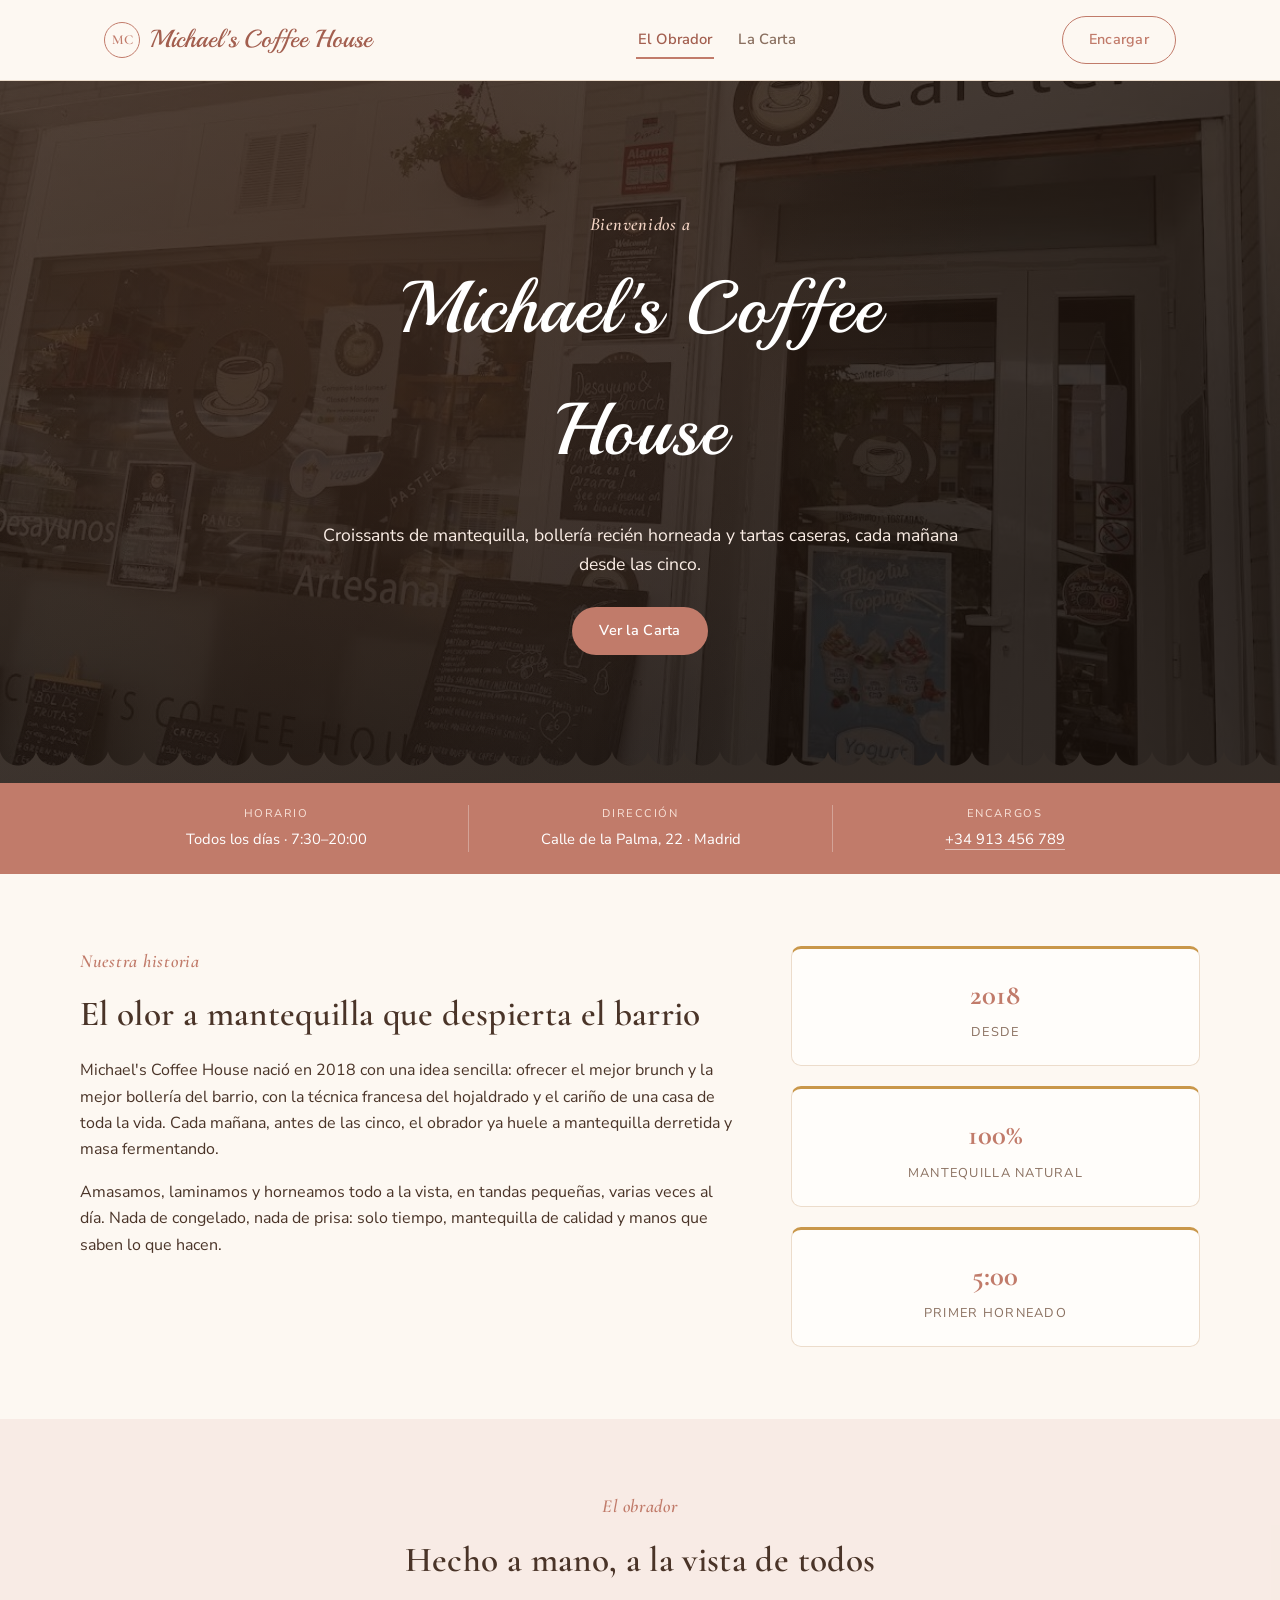
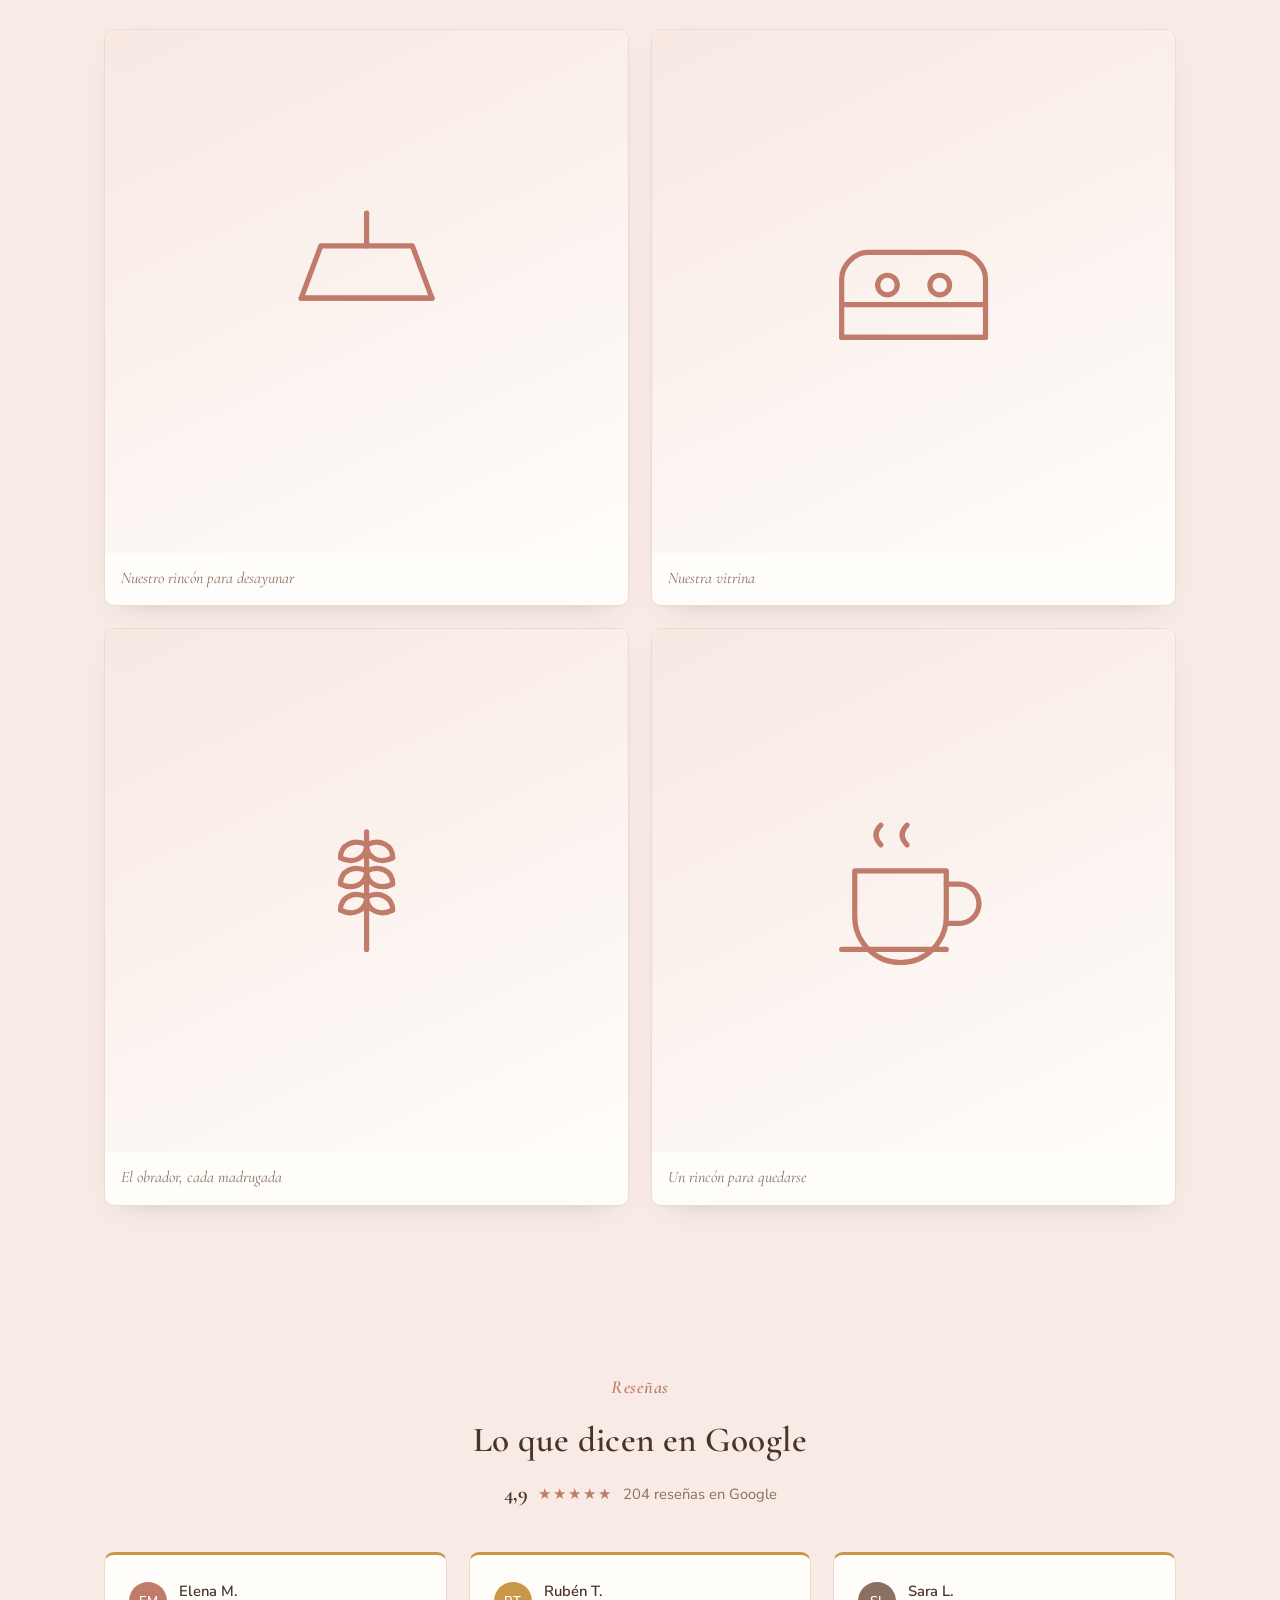
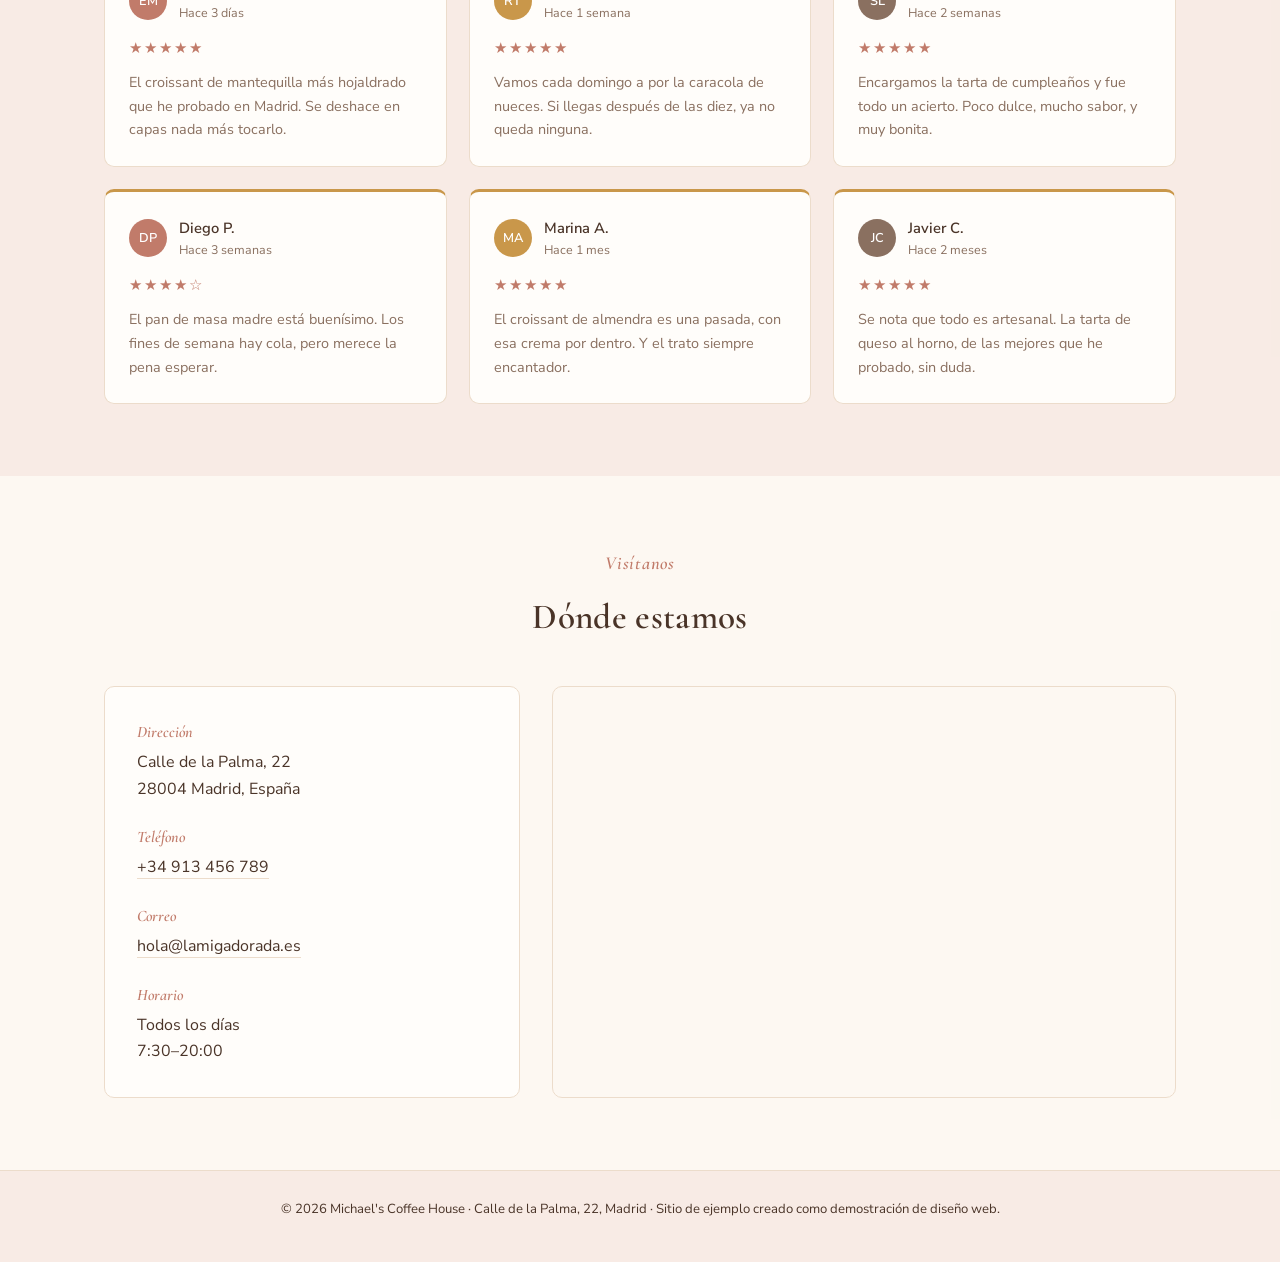
<file: pasteleria-croissant/index.html>
<!DOCTYPE html>
<html lang="es">
<head>
<meta charset="UTF-8">
<meta name="viewport" content="width=device-width, initial-scale=1.0">
<title>Michael's Coffee House — Cafetería y Panadería Artesana</title>
<meta name="description" content="Michael's Coffee House, cafetería y panadería artesana. Brunch, bagels, croissants, bollería recién horneada y tartas caseras en el corazón de Madrid.">
<link rel="icon" href="data:image/svg+xml,<svg xmlns=%22http://www.w3.org/2000/svg%22 viewBox=%220 0 100 100%22><text y=%22.9em%22 font-size=%2290%22>☕</text></svg>">
<link rel="preconnect" href="https://fonts.googleapis.com">
<link rel="preconnect" href="https://fonts.gstatic.com" crossorigin>
<link href="https://fonts.googleapis.com/css2?family=Cormorant+Garamond:ital,wght@0,500;0,600;0,700;1,500;1,600&family=Playball&family=Nunito+Sans:wght@400;500;600;700&display=swap" rel="stylesheet">
<link rel="stylesheet" href="css/style.css">
</head>
<body>

<svg aria-hidden="true" style="position:absolute; width:0; height:0; overflow:hidden;">
<defs>
<symbol id="ic-croissant" viewBox="0 0 64 64">
  <path d="M12 42C8 34 8 24 14 16c4 6 10 8 16 6-8 4-12 12-10 20 1 5 4 9 8 11-6 2-12 1-17-2-4-2-8-5-11-9z"/>
  <path d="M16 24c5-2 10-1 14 2"/>
  <path d="M14 32c5-2 11-1 15 2"/>
  <path d="M15 40c4-1 9 0 13 3"/>
</symbol>
<symbol id="ic-swirl" viewBox="0 0 64 64">
  <circle cx="32" cy="32" r="20"/>
  <path d="M32 32c-1-7 5-13 12-13s11 5 11 11-4 9-9 9-7-3-7-7 3-5 6-5"/>
</symbol>
<symbol id="ic-cake" viewBox="0 0 64 64">
  <path d="M10 48 54 48 32 14z"/>
  <line x1="15" y1="40" x2="49" y2="40"/>
  <line x1="19" y1="32" x2="45" y2="32"/>
  <circle cx="32" cy="10" r="3"/>
</symbol>
<symbol id="ic-case" viewBox="0 0 64 64">
  <path d="M10 46V28c0-4 4-8 8-8h28c4 0 8 4 8 8v18z"/>
  <line x1="10" y1="46" x2="54" y2="46"/>
  <line x1="10" y1="36" x2="54" y2="36"/>
  <circle cx="24" cy="30" r="3"/>
  <circle cx="40" cy="30" r="3"/>
</symbol>
<symbol id="ic-cup" viewBox="0 0 64 64">
  <path d="M14 26h28v14a14 14 0 0 1-28 0z"/>
  <path d="M42 30h4a6 6 0 0 1 0 12h-4"/>
  <line x1="10" y1="50" x2="42" y2="50"/>
  <path d="M22 18c-2-2-2-4 0-6"/>
  <path d="M30 18c-2-2-2-4 0-6"/>
</symbol>
<symbol id="ic-wheat" viewBox="0 0 64 64">
  <line x1="32" y1="14" x2="32" y2="50"/>
  <path d="M32 18c-4-2-8 0-8 4 4 2 8 0 8-4z"/>
  <path d="M32 18c4-2 8 0 8 4-4 2-8 0-8-4z"/>
  <path d="M32 26c-4-2-8 0-8 4 4 2 8 0 8-4z"/>
  <path d="M32 26c4-2 8 0 8 4-4 2-8 0-8-4z"/>
  <path d="M32 34c-4-2-8 0-8 4 4 2 8 0 8-4z"/>
  <path d="M32 34c4-2 8 0 8 4-4 2-8 0-8-4z"/>
</symbol>
<symbol id="ic-lamp" viewBox="0 0 64 64">
  <line x1="32" y1="8" x2="32" y2="18"/>
  <path d="M18 18h28l6 16H12z"/>
  <line x1="12" y1="34" x2="52" y2="34"/>
</symbol>
<symbol id="ic-croissant-choc" viewBox="0 0 64 64">
  <path d="M12 42C8 34 8 24 14 16c4 6 10 8 16 6-8 4-12 12-10 20 1 5 4 9 8 11-6 2-12 1-17-2-4-2-8-5-11-9z"/>
  <path d="M16 24c5-2 10-1 14 2"/>
  <path d="M14 32c5-2 11-1 15 2"/>
  <path d="M15 40c4-1 9 0 13 3"/>
  <path d="M17 19c2 2 0 3 2 5s0 3 2 5 0 3 2 5" stroke-width="1.3"/>
</symbol>
<symbol id="ic-croissant-almond" viewBox="0 0 64 64">
  <path d="M12 42C8 34 8 24 14 16c4 6 10 8 16 6-8 4-12 12-10 20 1 5 4 9 8 11-6 2-12 1-17-2-4-2-8-5-11-9z"/>
  <path d="M16 24c5-2 10-1 14 2"/>
  <path d="M14 32c5-2 11-1 15 2"/>
  <ellipse cx="21" cy="17" rx="3" ry="1.6" transform="rotate(-20 21 17)"/>
  <ellipse cx="28" cy="13" rx="3" ry="1.6" transform="rotate(10 28 13)"/>
  <ellipse cx="15" cy="23" rx="2.6" ry="1.4" transform="rotate(-30 15 23)"/>
</symbol>
<symbol id="ic-croissant-savory" viewBox="0 0 64 64">
  <path d="M12 42C8 34 8 24 14 16c4 6 10 8 16 6-8 4-12 12-10 20 1 5 4 9 8 11-6 2-12 1-17-2-4-2-8-5-11-9z"/>
  <path d="M16 24c5-2 10-1 14 2"/>
  <path d="M14 32c5-2 11-1 15 2"/>
  <rect x="12" y="33" width="13" height="4.5" rx="1" transform="rotate(-25 18.5 35.5)"/>
</symbol>
<symbol id="ic-napolitana" viewBox="0 0 64 64">
  <rect x="14" y="18" width="36" height="28" rx="3"/>
  <line x1="20" y1="27" x2="44" y2="27"/>
  <line x1="20" y1="36" x2="44" y2="36"/>
  <line x1="14" y1="18" x2="20" y2="11"/>
  <line x1="50" y1="18" x2="44" y2="11"/>
</symbol>
<symbol id="ic-swirl-glaze" viewBox="0 0 64 64">
  <circle cx="32" cy="32" r="20"/>
  <path d="M32 32c-1-7 5-13 12-13s11 5 11 11-4 9-9 9-7-3-7-7 3-5 6-5"/>
  <path d="M16 15c2 2 0 3 2 5s0 3 2 5" stroke-width="1.3"/>
  <path d="M42 12c2 2 0 3 2 5s0 3 2 5" stroke-width="1.3"/>
</symbol>
<symbol id="ic-ensaimada" viewBox="0 0 64 64">
  <circle cx="32" cy="32" r="20"/>
  <path d="M32 32c-1-7 5-13 12-13s11 5 11 11-4 9-9 9-7-3-7-7 3-5 6-5"/>
  <circle cx="15" cy="16" r="1.4"/>
  <circle cx="22" cy="10" r="1.4"/>
  <circle cx="30" cy="9" r="1.4"/>
  <circle cx="11" cy="24" r="1.4"/>
</symbol>
<symbol id="ic-millehojas" viewBox="0 0 64 64">
  <rect x="14" y="14" width="36" height="8" rx="1"/>
  <rect x="14" y="28" width="36" height="8" rx="1"/>
  <rect x="14" y="42" width="36" height="8" rx="1"/>
  <line x1="14" y1="25" x2="50" y2="25" stroke-dasharray="2 2"/>
  <line x1="14" y1="39" x2="50" y2="39" stroke-dasharray="2 2"/>
</symbol>
<symbol id="ic-cake-apple" viewBox="0 0 64 64">
  <path d="M10 48 54 48 32 14z"/>
  <line x1="15" y1="40" x2="49" y2="40"/>
  <line x1="19" y1="32" x2="45" y2="32"/>
  <circle cx="26" cy="19" r="4"/>
  <circle cx="37" cy="17" r="4"/>
  <path d="M32 9c-2-3-2-4 0-6" stroke-width="1.2"/>
</symbol>
<symbol id="ic-palmera" viewBox="0 0 64 64">
  <path d="M32 20c-6-10-20-8-20 2 0 8 10 12 20 22 10-10 20-14 20-22 0-10-14-12-20-2z"/>
  <path d="M20 24c4 2 8 2 12 0" stroke-width="1.3"/>
  <path d="M32 24c4 2 8 2 12 0" stroke-width="1.3"/>
</symbol>
<symbol id="ic-palmera-glaze" viewBox="0 0 64 64">
  <path d="M32 20c-6-10-20-8-20 2 0 8 10 12 20 22 10-10 20-14 20-22 0-10-14-12-20-2z"/>
  <path d="M18 18c2 2 0 3 2 5s0 3 2 5" stroke-width="1.3"/>
  <path d="M42 18c2 2 0 3 2 5s0 3 2 5" stroke-width="1.3"/>
</symbol>
<symbol id="ic-swirl-choc" viewBox="0 0 64 64">
  <circle cx="32" cy="32" r="20"/>
  <path d="M32 32c-1-7 5-13 12-13s11 5 11 11-4 9-9 9-7-3-7-7 3-5 6-5"/>
  <path d="M14 18c3 2 1 4 3 6s1 4 3 6 1 4 3 6" stroke-width="2"/>
  <path d="M38 12c3 2 1 4 3 6s1 4 3 6" stroke-width="2"/>
</symbol>
<symbol id="ic-bagel" viewBox="0 0 64 64">
  <circle cx="32" cy="32" r="20"/>
  <circle cx="32" cy="32" r="7"/>
  <circle cx="24" cy="16" r="1.2"/>
  <circle cx="32" cy="13" r="1.2"/>
  <circle cx="40" cy="16" r="1.2"/>
  <circle cx="18" cy="24" r="1.2"/>
  <circle cx="46" cy="24" r="1.2"/>
</symbol>
<symbol id="ic-brioche" viewBox="0 0 64 64">
  <path d="M14 40c-2-14 8-24 18-24s20 10 18 24c-6 4-12 6-18 6s-12-2-18-6z"/>
  <path d="M22 20c2 4 2 8 0 12"/>
  <path d="M32 17c1 5 1 9 0 14"/>
  <path d="M42 20c-2 4-2 8 0 12"/>
</symbol>
<symbol id="ic-toast" viewBox="0 0 64 64">
  <path d="M12 46V28c0-10 9-16 20-16s20 6 20 16v18z"/>
  <line x1="12" y1="46" x2="52" y2="46"/>
  <circle cx="22" cy="24" r="1.2"/>
  <circle cx="32" cy="20" r="1.2"/>
  <circle cx="42" cy="24" r="1.2"/>
</symbol>
<symbol id="ic-toast-tomato" viewBox="0 0 64 64">
  <path d="M12 46V28c0-10 9-16 20-16s20 6 20 16v18z"/>
  <line x1="12" y1="46" x2="52" y2="46"/>
  <circle cx="25" cy="30" r="7"/>
  <circle cx="39" cy="28" r="7"/>
</symbol>
<symbol id="ic-toast-ham" viewBox="0 0 64 64">
  <path d="M12 46V28c0-10 9-16 20-16s20 6 20 16v18z"/>
  <line x1="12" y1="46" x2="52" y2="46"/>
  <path d="M18 34c4-3 8 3 12 0s8 3 12 0s8 3 10 0" stroke-width="2.2"/>
</symbol>
<symbol id="ic-toast-turkey" viewBox="0 0 64 64">
  <path d="M12 46V28c0-10 9-16 20-16s20 6 20 16v18z"/>
  <line x1="12" y1="46" x2="52" y2="46"/>
  <path d="M18 32c4-2 8 2 12 0s8 2 12 0s8 2 10 0" stroke-width="1.3"/>
</symbol>
<symbol id="ic-brownie" viewBox="0 0 64 64">
  <rect x="14" y="20" width="36" height="28" rx="2"/>
  <path d="M14 20 22 32 30 20"/>
  <path d="M34 20 42 33 50 20"/>
</symbol>
<symbol id="ic-layercake" viewBox="0 0 64 64">
  <path d="M16 46 16 22 48 22 48 46z"/>
  <line x1="16" y1="30" x2="48" y2="30"/>
  <line x1="16" y1="38" x2="48" y2="38"/>
  <path d="M16 22c4-4 28-4 32 0"/>
</symbol>
<symbol id="ic-lemon-cake" viewBox="0 0 64 64">
  <rect x="14" y="24" width="36" height="22" rx="2"/>
  <path d="M42 16a8 8 0 1 1 0 16 8 8 0 0 1 0-16z"/>
  <line x1="42" y1="16" x2="42" y2="32"/>
  <line x1="34" y1="24" x2="50" y2="24"/>
</symbol>
<symbol id="ic-nutella-cake" viewBox="0 0 64 64">
  <rect x="14" y="24" width="36" height="22" rx="2"/>
  <path d="M16 24c4-4 8 2 12-2s8 2 12-2s8 2 10-2" stroke-width="2"/>
</symbol>
<symbol id="ic-pistachio-cheesecake" viewBox="0 0 64 64">
  <path d="M10 48 54 48 32 14z"/>
  <line x1="15" y1="40" x2="49" y2="40"/>
  <circle cx="24" cy="20" r="1.6"/>
  <circle cx="32" cy="16" r="1.6"/>
  <circle cx="40" cy="20" r="1.6"/>
  <circle cx="28" cy="26" r="1.6"/>
  <circle cx="36" cy="26" r="1.6"/>
</symbol>
<symbol id="ic-cookie" viewBox="0 0 64 64">
  <circle cx="32" cy="32" r="18"/>
  <circle cx="24" cy="24" r="2"/>
  <circle cx="38" cy="22" r="2"/>
  <circle cx="40" cy="34" r="2"/>
  <circle cx="26" cy="38" r="2"/>
  <circle cx="34" cy="40" r="2"/>
</symbol>
<symbol id="ic-crepe" viewBox="0 0 64 64">
  <path d="M32 14a26 26 0 0 1 22 34H10a26 26 0 0 1 22-34z"/>
  <path d="M16 40a20 20 0 0 1 32 0"/>
  <path d="M20 34a14 14 0 0 1 24 0"/>
</symbol>
<symbol id="ic-teacup" viewBox="0 0 64 64">
  <path d="M12 28h30v10a15 15 0 0 1-30 0z"/>
  <path d="M42 32h5a6 6 0 0 1 0 12h-5"/>
  <line x1="10" y1="48" x2="44" y2="48"/>
  <path d="M20 20c-2-3 0-5 3-6" stroke-width="1.2"/>
  <path d="M28 18c-2-3 0-5 3-6" stroke-width="1.2"/>
</symbol>
</defs>
</svg>

<input type="radio" name="window-tab" id="tab-local" class="tab-radio" checked>
<input type="radio" name="window-tab" id="tab-carta" class="tab-radio">

<header class="site-header">
  <div class="site-header__inner">
    <a class="brand" href="#local">
      <span class="brand__mark">MC</span>
      <span class="brand__name brand__name--script">Michael's Coffee House</span>
    </a>

    <nav class="window-nav" aria-label="Secciones principales">
      <label class="window-nav__btn" data-target="local" for="tab-local">El Obrador</label>
      <label class="window-nav__btn" data-target="carta" for="tab-carta">La Carta</label>
    </nav>

    <a class="btn btn--ghost header-cta" href="tel:+34913456789">
      <svg class="header-cta__icon" viewBox="0 0 24 24" width="18" height="18" fill="none" stroke="currentColor" stroke-width="2" stroke-linecap="round" stroke-linejoin="round" aria-hidden="true"><path d="M22 16.92v3a2 2 0 0 1-2.18 2 19.79 19.79 0 0 1-8.63-3.07 19.5 19.5 0 0 1-6-6 19.79 19.79 0 0 1-3.07-8.67A2 2 0 0 1 4.11 2h3a2 2 0 0 1 2 1.72c.127.96.361 1.903.7 2.81a2 2 0 0 1-.45 2.11L8.09 9.91a16 16 0 0 0 6 6l1.27-1.27a2 2 0 0 1 2.11-.45c.907.339 1.85.573 2.81.7A2 2 0 0 1 22 16.92z"/></svg>
      <span class="header-cta__label">Encargar</span>
    </a>
  </div>
</header>

<main>

  <!-- ================= VENTANA 1: EL OBRADOR ================= -->
  <section id="local" class="window" data-window="local">

    <div class="hero">
      <img class="hero__bg" src="[data-uri]" alt="Fachada de Michael's Coffee House" loading="eager">
      <div class="hero__overlay" aria-hidden="true"></div>
      <div class="hero__content">
        <p class="eyebrow">Bienvenidos a</p>
        <h1 class="hero__brand">Michael's Coffee House</h1>
        <p class="hero__tagline">Croissants de mantequilla, bollería recién horneada y tartas caseras, cada mañana desde las cinco.</p>
        <label class="btn btn--primary" data-target="carta" for="tab-carta">Ver la Carta</label>
      </div>
    </div>
    <div class="scallop" aria-hidden="true"></div>

    <div class="quick-info">
      <div class="container quick-info__inner">
        <div class="quick-info__item">
          <span class="quick-info__label">Horario</span>
          <span class="quick-info__value">Todos los días · 7:30–20:00</span>
        </div>
        <div class="quick-info__item">
          <span class="quick-info__label">Dirección</span>
          <span class="quick-info__value">Calle de la Palma, 22 · Madrid</span>
        </div>
        <div class="quick-info__item">
          <span class="quick-info__label">Encargos</span>
          <span class="quick-info__value"><a href="tel:+34913456789">+34 913 456 789</a></span>
        </div>
      </div>
    </div>

    <section class="section container">
      <div class="about">
        <div class="about__text">
          <p class="eyebrow">Nuestra historia</p>
          <h2>El olor a mantequilla que despierta el barrio</h2>
          <p>Michael's Coffee House nació en 2018 con una idea sencilla: ofrecer el mejor brunch y la mejor bollería del barrio, con la técnica francesa del hojaldrado y el cariño de una casa de toda la vida. Cada mañana, antes de las cinco, el obrador ya huele a mantequilla derretida y masa fermentando.</p>
          <p>Amasamos, laminamos y horneamos todo a la vista, en tandas pequeñas, varias veces al día. Nada de congelado, nada de prisa: solo tiempo, mantequilla de calidad y manos que saben lo que hacen.</p>
        </div>
        <div class="about__stats">
          <div class="stat">
            <span class="stat__num">2018</span>
            <span class="stat__label">Desde</span>
          </div>
          <div class="stat">
            <span class="stat__num">100%</span>
            <span class="stat__label">Mantequilla&nbsp;natural</span>
          </div>
          <div class="stat">
            <span class="stat__num">5:00</span>
            <span class="stat__label">Primer&nbsp;horneado</span>
          </div>
        </div>
      </div>
    </section>

    <section class="section section--alt">
      <div class="container">
        <p class="eyebrow center">El obrador</p>
        <h2 class="center">Hecho a mano, a la vista de todos</h2>
        <div class="gallery">
          <figure class="gallery__item">
            <div class="illus" aria-hidden="true"><svg class="illus__icon"><use href="#ic-lamp"/></svg></div>
            <figcaption>Nuestro rincón para desayunar</figcaption>
          </figure>
          <figure class="gallery__item">
            <div class="illus" aria-hidden="true"><svg class="illus__icon"><use href="#ic-wheat"/></svg></div>
            <figcaption>El obrador, cada madrugada</figcaption>
          </figure>
          <figure class="gallery__item">
            <div class="illus" aria-hidden="true"><svg class="illus__icon"><use href="#ic-case"/></svg></div>
            <figcaption>Nuestra vitrina</figcaption>
          </figure>
          <figure class="gallery__item">
            <div class="illus" aria-hidden="true"><svg class="illus__icon"><use href="#ic-cup"/></svg></div>
            <figcaption>Un rincón para quedarse</figcaption>
          </figure>
        </div>
      </div>
    </section>

    <section class="section section--reviews">
      <div class="container">
        <p class="eyebrow center">Reseñas</p>
        <h2 class="center">Lo que dicen en Google</h2>
        <p class="reviews-summary center">
          <span class="reviews-summary__score">4,9</span>
          <span class="reviews-summary__stars" aria-hidden="true">★★★★★</span>
          <span class="reviews-summary__count">204 reseñas en Google</span>
        </p>

        <div class="reviews-grid">
          <article class="review-card">
            <div class="review-card__head">
              <span class="review-card__avatar" style="background:#c17b6a">EM</span>
              <div>
                <span class="review-card__name">Elena M.</span>
                <span class="review-card__date">Hace 3 días</span>
              </div>
            </div>
            <div class="review-card__stars" aria-hidden="true">★★★★★</div>
            <p>El croissant de mantequilla más hojaldrado que he probado en Madrid. Se deshace en capas nada más tocarlo.</p>
          </article>

          <article class="review-card">
            <div class="review-card__head">
              <span class="review-card__avatar" style="background:#c9974a">RT</span>
              <div>
                <span class="review-card__name">Rubén T.</span>
                <span class="review-card__date">Hace 1 semana</span>
              </div>
            </div>
            <div class="review-card__stars" aria-hidden="true">★★★★★</div>
            <p>Vamos cada domingo a por la caracola de nueces. Si llegas después de las diez, ya no queda ninguna.</p>
          </article>

          <article class="review-card">
            <div class="review-card__head">
              <span class="review-card__avatar" style="background:#8a7060">SL</span>
              <div>
                <span class="review-card__name">Sara L.</span>
                <span class="review-card__date">Hace 2 semanas</span>
              </div>
            </div>
            <div class="review-card__stars" aria-hidden="true">★★★★★</div>
            <p>Encargamos la tarta de cumpleaños y fue todo un acierto. Poco dulce, mucho sabor, y muy bonita.</p>
          </article>

          <article class="review-card">
            <div class="review-card__head">
              <span class="review-card__avatar" style="background:#c17b6a">DP</span>
              <div>
                <span class="review-card__name">Diego P.</span>
                <span class="review-card__date">Hace 3 semanas</span>
              </div>
            </div>
            <div class="review-card__stars" aria-hidden="true">★★★★☆</div>
            <p>El pan de masa madre está buenísimo. Los fines de semana hay cola, pero merece la pena esperar.</p>
          </article>

          <article class="review-card">
            <div class="review-card__head">
              <span class="review-card__avatar" style="background:#c9974a">MA</span>
              <div>
                <span class="review-card__name">Marina A.</span>
                <span class="review-card__date">Hace 1 mes</span>
              </div>
            </div>
            <div class="review-card__stars" aria-hidden="true">★★★★★</div>
            <p>El croissant de almendra es una pasada, con esa crema por dentro. Y el trato siempre encantador.</p>
          </article>

          <article class="review-card">
            <div class="review-card__head">
              <span class="review-card__avatar" style="background:#8a7060">JC</span>
              <div>
                <span class="review-card__name">Javier C.</span>
                <span class="review-card__date">Hace 2 meses</span>
              </div>
            </div>
            <div class="review-card__stars" aria-hidden="true">★★★★★</div>
            <p>Se nota que todo es artesanal. La tarta de queso al horno, de las mejores que he probado, sin duda.</p>
          </article>
        </div>
      </div>
    </section>

    <section class="section">
      <div class="container">
        <p class="eyebrow center">Visítanos</p>
        <h2 class="center">Dónde estamos</h2>

        <div class="contact-grid">
          <div class="contact-card">
            <ul class="info-list">
              <li>
                <span class="info-list__label">Dirección</span>
                <span class="info-list__value">Calle de la Palma, 22<br>28004 Madrid, España</span>
              </li>
              <li>
                <span class="info-list__label">Teléfono</span>
                <span class="info-list__value"><a href="tel:+34913456789">+34 913 456 789</a></span>
              </li>
              <li>
                <span class="info-list__label">Correo</span>
                <span class="info-list__value"><a href="mailto:hola@lamigadorada.es">hola@lamigadorada.es</a></span>
              </li>
              <li>
                <span class="info-list__label">Horario</span>
                <span class="info-list__value">Todos los días<br>7:30–20:00</span>
              </li>
            </ul>
          </div>

          <div class="map-card">
            <iframe
              title="Michael's Coffee House en Google Maps"
              src="https://www.google.com/maps?q=Calle+de+la+Palma+22,+28004+Madrid,+España&output=embed"
              loading="lazy"
              referrerpolicy="no-referrer-when-downgrade">
            </iframe>
          </div>
        </div>
      </div>
    </section>

  </section>

  <!-- ================= VENTANA 2: LA CARTA ================= -->
  <section id="carta" class="window" data-window="carta">

    <div class="carta-header">
      <div class="container">
        <p class="eyebrow">Nuestra propuesta</p>
        <h1>La Carta</h1>
        <p class="carta-header__tagline">Croissants, bollería, tartas y postres, brunch, tostas, panes artesanos y algo caliente para acompañar.</p>
      </div>
    </div>

    <div class="container">
      <input type="radio" name="category-filter" id="cat-all" class="tab-radio" checked>
      <input type="radio" name="category-filter" id="cat-croissants" class="tab-radio">
      <input type="radio" name="category-filter" id="cat-olleria" class="tab-radio">
      <input type="radio" name="category-filter" id="cat-tartas" class="tab-radio">
      <input type="radio" name="category-filter" id="cat-brunch" class="tab-radio">
      <input type="radio" name="category-filter" id="cat-tostas" class="tab-radio">
      <input type="radio" name="category-filter" id="cat-panes" class="tab-radio">
      <input type="radio" name="category-filter" id="cat-bebidas" class="tab-radio">

      <nav class="category-nav" aria-label="Categorías de la carta">
        <label class="category-nav__btn" data-category="all" for="cat-all">Todo</label>
        <label class="category-nav__btn" data-category="croissants" for="cat-croissants">Croissants</label>
        <label class="category-nav__btn" data-category="olleria" for="cat-olleria">Bollería</label>
        <label class="category-nav__btn" data-category="tartas" for="cat-tartas">Tartas y Postres</label>
        <label class="category-nav__btn" data-category="brunch" for="cat-brunch">Brunch</label>
        <label class="category-nav__btn" data-category="tostas" for="cat-tostas">Tostas</label>
        <label class="category-nav__btn" data-category="panes" for="cat-panes">Panes</label>
        <label class="category-nav__btn" data-category="bebidas" for="cat-bebidas">Bebidas</label>
      </nav>

      <!-- CROISSANTS -->
      <section class="menu-category" data-category="croissants">
        <h2 class="menu-category__title">Croissants</h2>
        <div class="dish-grid">
          <article class="dish-card">
            <div class="illus" aria-hidden="true"><svg class="illus__icon"><use href="#ic-croissant"/></svg></div>
            <div class="dish-card__body">
              <div class="dish-card__row">
                <h3>Croissant de Mantequilla</h3>
                <span class="price">2,20&nbsp;€</span>
              </div>
              <p>Hojaldrado 27 veces con mantequilla de Isigny, fermentación lenta de 18 horas.</p>
            </div>
          </article>
          <article class="dish-card">
            <div class="illus" aria-hidden="true"><svg class="illus__icon"><use href="#ic-croissant-choc"/></svg></div>
            <div class="dish-card__body">
              <div class="dish-card__row">
                <h3>Croissant de Chocolate</h3>
                <span class="price">2,60&nbsp;€</span>
              </div>
              <p>Relleno de dos barras de chocolate negro 70%, masa hojaldrada crujiente.</p>
            </div>
          </article>
          <article class="dish-card">
            <div class="illus" aria-hidden="true"><svg class="illus__icon"><use href="#ic-croissant-almond"/></svg></div>
            <div class="dish-card__body">
              <div class="dish-card__row">
                <h3>Croissant de Almendra</h3>
                <span class="price">2,80&nbsp;€</span>
              </div>
              <p>Relleno de crema de almendra, cubierto de almendra laminada y azúcar glas.</p>
            </div>
          </article>
          <article class="dish-card">
            <div class="illus" aria-hidden="true"><svg class="illus__icon"><use href="#ic-croissant-savory"/></svg></div>
            <div class="dish-card__body">
              <div class="dish-card__row">
                <h3>Croissant Jamón y Queso</h3>
                <span class="price">3,50&nbsp;€</span>
              </div>
              <p>Jamón cocido y queso emmental gratinado, horneado hasta quedar dorado.</p>
            </div>
          </article>
        </div>
      </section>

      <!-- BOLLERÍA -->
      <section class="menu-category" data-category="olleria">
        <h2 class="menu-category__title">Bollería</h2>
        <div class="dish-grid">
          <article class="dish-card">
            <div class="illus" aria-hidden="true"><svg class="illus__icon"><use href="#ic-napolitana"/></svg></div>
            <div class="dish-card__body">
              <div class="dish-card__row">
                <h3>Napolitana de Chocolate</h3>
                <span class="price">2,40&nbsp;€</span>
              </div>
              <p>Hojaldre relleno de crema y pepitas de chocolate, glaseado por encima.</p>
            </div>
          </article>
          <article class="dish-card">
            <div class="illus" aria-hidden="true"><svg class="illus__icon"><use href="#ic-swirl"/></svg></div>
            <div class="dish-card__body">
              <div class="dish-card__row">
                <h3>Caracola de Nueces y Pasas</h3>
                <span class="price">2,60&nbsp;€</span>
              </div>
              <p>Masa enrollada con nueces, pasas y un toque de canela, bañada en almíbar.</p>
            </div>
          </article>
          <article class="dish-card">
            <div class="illus" aria-hidden="true"><svg class="illus__icon"><use href="#ic-swirl-glaze"/></svg></div>
            <div class="dish-card__body">
              <div class="dish-card__row">
                <h3>Rollo de Canela con Glaseado</h3>
                <span class="price">2,90&nbsp;€</span>
              </div>
              <p>Enrollado de masa de brioche, canela y un glaseado de queso crema por encima.</p>
            </div>
          </article>
          <article class="dish-card">
            <div class="illus" aria-hidden="true"><svg class="illus__icon"><use href="#ic-ensaimada"/></svg></div>
            <div class="dish-card__body">
              <div class="dish-card__row">
                <h3>Ensaimada Rellena de Crema</h3>
                <span class="price">3,20&nbsp;€</span>
              </div>
              <p>Masa fermentada muy fina, enrollada y rellena de crema pastelera casera.</p>
            </div>
          </article>
          <article class="dish-card">
            <div class="illus" aria-hidden="true"><svg class="illus__icon"><use href="#ic-swirl-choc"/></svg></div>
            <div class="dish-card__body">
              <div class="dish-card__row">
                <h3>New York Roll</h3>
                <span class="price">3,50&nbsp;€</span>
              </div>
              <p>Roll de brioche bañado en un generoso glaseado de chocolate negro.</p>
            </div>
          </article>
          <article class="dish-card">
            <div class="illus" aria-hidden="true"><svg class="illus__icon"><use href="#ic-palmera-glaze"/></svg></div>
            <div class="dish-card__body">
              <div class="dish-card__row">
                <h3>Palmera de Huevo</h3>
                <span class="price">3,20&nbsp;€</span>
              </div>
              <p>Hojaldre caramelizado clásico, glaseado con huevo hasta quedar brillante y crujiente.</p>
            </div>
          </article>
        </div>
      </section>

      <!-- TARTAS -->
      <section class="menu-category" data-category="tartas">
        <h2 class="menu-category__title">Tartas y Postres</h2>
        <div class="dish-grid">
          <article class="dish-card">
            <div class="illus" aria-hidden="true"><svg class="illus__icon"><use href="#ic-cake"/></svg></div>
            <div class="dish-card__body">
              <div class="dish-card__row">
                <h3>Tarta de Queso al Horno</h3>
                <span class="price">4,50&nbsp;€</span>
              </div>
              <p>Cremosa por dentro, dorada por fuera, sin base de galleta. La receta de la casa.</p>
            </div>
          </article>
          <article class="dish-card">
            <div class="illus" aria-hidden="true"><svg class="illus__icon"><use href="#ic-millehojas"/></svg></div>
            <div class="dish-card__body">
              <div class="dish-card__row">
                <h3>Milhojas de Crema</h3>
                <span class="price">3,80&nbsp;€</span>
              </div>
              <p>Capas de hojaldre crujiente y crema pastelera, espolvoreado con azúcar glas.</p>
            </div>
          </article>
          <article class="dish-card">
            <div class="illus" aria-hidden="true"><svg class="illus__icon"><use href="#ic-cake-apple"/></svg></div>
            <div class="dish-card__body">
              <div class="dish-card__row">
                <h3>Tarta de Manzana</h3>
                <span class="price">4,20&nbsp;€</span>
              </div>
              <p>Manzana laminada sobre crema de almendra, en base de masa quebrada.</p>
            </div>
          </article>
          <article class="dish-card">
            <div class="illus" aria-hidden="true"><svg class="illus__icon"><use href="#ic-palmera"/></svg></div>
            <div class="dish-card__body">
              <div class="dish-card__row">
                <h3>Palmera de Chocolate</h3>
                <span class="price">2,50&nbsp;€</span>
              </div>
              <p>Hojaldre caramelizado bañado en chocolate negro y chocolate blanco.</p>
            </div>
          </article>
          <article class="dish-card">
            <div class="illus" aria-hidden="true"><svg class="illus__icon"><use href="#ic-cookie"/></svg></div>
            <div class="dish-card__body">
              <div class="dish-card__row">
                <h3>Galleta de Chocolate</h3>
                <span class="price">2,70&nbsp;€</span>
              </div>
              <p>Galleta artesana con generosas pepitas de chocolate negro.</p>
            </div>
          </article>
          <article class="dish-card">
            <div class="illus" aria-hidden="true"><svg class="illus__icon"><use href="#ic-brownie"/></svg></div>
            <div class="dish-card__body">
              <div class="dish-card__row">
                <h3>Brownie</h3>
                <span class="price">4,20&nbsp;€</span>
              </div>
              <p>Denso y húmedo, con trozos de chocolate negro fundido en cada bocado.</p>
            </div>
          </article>
          <article class="dish-card">
            <div class="illus" aria-hidden="true"><svg class="illus__icon"><use href="#ic-layercake"/></svg></div>
            <div class="dish-card__body">
              <div class="dish-card__row">
                <h3>Tarta La Abuela</h3>
                <span class="price">4,50&nbsp;€</span>
              </div>
              <p>Bizcocho de varias capas con crema y un baño de chocolate, receta de siempre.</p>
            </div>
          </article>
          <article class="dish-card">
            <div class="illus" aria-hidden="true"><svg class="illus__icon"><use href="#ic-lemon-cake"/></svg></div>
            <div class="dish-card__body">
              <div class="dish-card__row">
                <h3>Bizcocho de Limón</h3>
                <span class="price">2,70&nbsp;€</span>
              </div>
              <p>Esponjoso y aromático, con un toque cítrico y glaseado ligero.</p>
            </div>
          </article>
          <article class="dish-card">
            <div class="illus" aria-hidden="true"><svg class="illus__icon"><use href="#ic-nutella-cake"/></svg></div>
            <div class="dish-card__body">
              <div class="dish-card__row">
                <h3>Bizcocho de Chocolate y Nutella</h3>
                <span class="price">2,90&nbsp;€</span>
              </div>
              <p>Bizcocho de cacao bañado en una generosa capa de Nutella.</p>
            </div>
          </article>
          <article class="dish-card">
            <div class="illus" aria-hidden="true"><svg class="illus__icon"><use href="#ic-pistachio-cheesecake"/></svg></div>
            <div class="dish-card__body">
              <div class="dish-card__row">
                <h3>Cheesecake de Pistacho</h3>
                <span class="price">4,50&nbsp;€</span>
              </div>
              <p>Tarta de queso cremosa con crema de pistacho y pistacho troceado por encima.</p>
            </div>
          </article>
          <article class="dish-card">
            <div class="illus" aria-hidden="true"><svg class="illus__icon"><use href="#ic-crepe"/></svg></div>
            <div class="dish-card__body">
              <div class="dish-card__row">
                <h3>Crepes con Fruta</h3>
                <span class="price">5,00&nbsp;€</span>
              </div>
              <p>Crepes caseras con nata y fruta fresca de temporada.</p>
            </div>
          </article>
        </div>
      </section>

      <!-- BRUNCH -->
      <section class="menu-category" data-category="brunch">
        <h2 class="menu-category__title">Brunch</h2>
        <div class="dish-grid">
          <article class="dish-card">
            <div class="illus" aria-hidden="true"><svg class="illus__icon"><use href="#ic-bagel"/></svg></div>
            <div class="dish-card__body">
              <div class="dish-card__row">
                <h3>Bagel de Salmón, Aguacate y Queso de Cabra</h3>
                <span class="price">9,50&nbsp;€</span>
              </div>
              <p>Salmón ahumado, aguacate maduro y queso de cabra cremoso en bagel tostado.</p>
            </div>
          </article>
          <article class="dish-card">
            <div class="illus" aria-hidden="true"><svg class="illus__icon"><use href="#ic-bagel"/></svg></div>
            <div class="dish-card__body">
              <div class="dish-card__row">
                <h3>Bagel BLT</h3>
                <span class="price">8,00&nbsp;€</span>
              </div>
              <p>Bacon crujiente, lechuga y tomate en bagel tostado.</p>
            </div>
          </article>
          <article class="dish-card">
            <div class="illus" aria-hidden="true"><svg class="illus__icon"><use href="#ic-bagel"/></svg></div>
            <div class="dish-card__body">
              <div class="dish-card__row">
                <h3>Bagel de Jamón Ibérico y Tortilla Francesa</h3>
                <span class="price">9,00&nbsp;€</span>
              </div>
              <p>Jamón ibérico, tortilla francesa y tomate seco en bagel tostado.</p>
            </div>
          </article>
          <article class="dish-card">
            <div class="illus" aria-hidden="true"><svg class="illus__icon"><use href="#ic-brioche"/></svg></div>
            <div class="dish-card__body">
              <div class="dish-card__row">
                <h3>Brioche de Tres Quesos</h3>
                <span class="price">8,50&nbsp;€</span>
              </div>
              <p>Queso de cabra, gouda y mozzarella. Suplementos de atún, salmón o anchoas disponibles.</p>
            </div>
          </article>
          <article class="dish-card">
            <div class="illus" aria-hidden="true"><svg class="illus__icon"><use href="#ic-brioche"/></svg></div>
            <div class="dish-card__body">
              <div class="dish-card__row">
                <h3>Brioche de Aguacate con Huevo</h3>
                <span class="price">8,50&nbsp;€</span>
              </div>
              <p>Aguacate, tortilla francesa o huevos revueltos con tomate seco. Opción vegetariana disponible.</p>
            </div>
          </article>
          <article class="dish-card">
            <div class="illus" aria-hidden="true"><svg class="illus__icon"><use href="#ic-croissant-savory"/></svg></div>
            <div class="dish-card__body">
              <div class="dish-card__row">
                <h3>Mixto de Croissant</h3>
                <span class="price">4,00&nbsp;€</span>
              </div>
              <p>York y queso fundido en croissant.</p>
            </div>
          </article>
          <article class="dish-card">
            <div class="illus" aria-hidden="true"><svg class="illus__icon"><use href="#ic-toast-turkey"/></svg></div>
            <div class="dish-card__body">
              <div class="dish-card__row">
                <h3>Tosta Abierta Tres Quesos</h3>
                <span class="price">8,50&nbsp;€</span>
              </div>
              <p>Brioche tostado con mezcla de tres quesos fundidos y un toque de orégano.</p>
            </div>
          </article>
          <article class="dish-card">
            <div class="illus" aria-hidden="true"><svg class="illus__icon"><use href="#ic-toast"/></svg></div>
            <div class="dish-card__body">
              <div class="dish-card__row">
                <h3>Tosta Abierta de Huevos Revueltos</h3>
                <span class="price">8,50&nbsp;€</span>
              </div>
              <p>Huevos revueltos cremosos, aguacate y tomate seco sobre brioche tostado.</p>
            </div>
          </article>
        </div>
      </section>

      <!-- TOSTAS -->
      <section class="menu-category" data-category="tostas">
        <h2 class="menu-category__title">Tostas de Desayuno</h2>
        <p class="carta-note">Elige tu pan: rústico, rústico integral, ciabatta, pan de semillas de Cazorla (+0,50&nbsp;€) o pan integral con semillas (+0,50&nbsp;€). Todo nuestro pan es masa madre artesana.</p>
        <div class="dish-grid">
          <article class="dish-card">
            <div class="illus" aria-hidden="true"><svg class="illus__icon"><use href="#ic-toast-tomato"/></svg></div>
            <div class="dish-card__body">
              <div class="dish-card__row">
                <h3>Tosta con Tomate</h3>
                <span class="price">desde 3,20&nbsp;€</span>
              </div>
              <p>Tomate fresco rallado, sal, aceite de oliva virgen extra y orégano.</p>
            </div>
          </article>
          <article class="dish-card">
            <div class="illus" aria-hidden="true"><svg class="illus__icon"><use href="#ic-toast-ham"/></svg></div>
            <div class="dish-card__body">
              <div class="dish-card__row">
                <h3>Tosta de Jamón Ibérico</h3>
                <span class="price">desde 4,50&nbsp;€</span>
              </div>
              <p>Jamón ibérico en lonchas sobre pan tostado. Tomate extra +0,50&nbsp;€.</p>
            </div>
          </article>
          <article class="dish-card">
            <div class="illus" aria-hidden="true"><svg class="illus__icon"><use href="#ic-toast-turkey"/></svg></div>
            <div class="dish-card__body">
              <div class="dish-card__row">
                <h3>Tosta de York o Pavo</h3>
                <span class="price">desde 3,40&nbsp;€</span>
              </div>
              <p>Con aceite de oliva virgen extra o mantequilla.</p>
            </div>
          </article>
          <article class="dish-card">
            <div class="illus" aria-hidden="true"><svg class="illus__icon"><use href="#ic-toast"/></svg></div>
            <div class="dish-card__body">
              <div class="dish-card__row">
                <h3>Tosta Sencilla</h3>
                <span class="price">desde 2,40&nbsp;€</span>
              </div>
              <p>Con aceite de oliva virgen extra o mantequilla. Elige tus toppings favoritos.</p>
            </div>
          </article>
        </div>
      </section>

      <!-- PANES -->
      <section class="menu-category" data-category="panes">
        <h2 class="menu-category__title">Panes Artesanos</h2>
        <div class="drinks-columns">
          <div class="drinks-group">
            <h3>De cada día</h3>
            <ul class="drinks-list">
              <li><span class="drinks-list__name"><svg class="drinks-list__icon" aria-hidden="true"><use href="#ic-wheat"/></svg>Pan de Masa Madre (barra)</span><span class="price">4,50&nbsp;€</span></li>
              <li><span class="drinks-list__name"><svg class="drinks-list__icon" aria-hidden="true"><use href="#ic-wheat"/></svg>Chapata</span><span class="price">2,20&nbsp;€</span></li>
              <li><span class="drinks-list__name"><svg class="drinks-list__icon" aria-hidden="true"><use href="#ic-wheat"/></svg>Baguette Tradicional</span><span class="price">1,80&nbsp;€</span></li>
            </ul>
          </div>
          <div class="drinks-group">
            <h3>Especiales</h3>
            <ul class="drinks-list">
              <li><span class="drinks-list__name"><svg class="drinks-list__icon" aria-hidden="true"><use href="#ic-wheat"/></svg>Pan de Centeno con Nueces</span><span class="price">5,00&nbsp;€</span></li>
              <li><span class="drinks-list__name"><svg class="drinks-list__icon" aria-hidden="true"><use href="#ic-wheat"/></svg>Pan de Semillas</span><span class="price">4,80&nbsp;€</span></li>
              <li><span class="drinks-list__name"><svg class="drinks-list__icon" aria-hidden="true"><use href="#ic-wheat"/></svg>Pan Integral de Espelta</span><span class="price">4,60&nbsp;€</span></li>
            </ul>
          </div>
        </div>
      </section>

      <!-- BEBIDAS -->
      <section class="menu-category" data-category="bebidas">
        <h2 class="menu-category__title">Bebidas</h2>
        <div class="drinks-columns">
          <div class="drinks-group">
            <h3>Café</h3>
            <ul class="drinks-list">
              <li><span class="drinks-list__name"><svg class="drinks-list__icon" aria-hidden="true"><use href="#ic-cup"/></svg>Café Solo / Cortado</span><span class="price">1,60&nbsp;€</span></li>
              <li><span class="drinks-list__name"><svg class="drinks-list__icon" aria-hidden="true"><use href="#ic-cup"/></svg>Café con Leche</span><span class="price">1,90&nbsp;€</span></li>
              <li><span class="drinks-list__name"><svg class="drinks-list__icon" aria-hidden="true"><use href="#ic-cup"/></svg>Capuchino</span><span class="price">2,40&nbsp;€</span></li>
            </ul>
          </div>
          <div class="drinks-group">
            <h3>Otras bebidas</h3>
            <ul class="drinks-list">
              <li><span class="drinks-list__name"><svg class="drinks-list__icon" aria-hidden="true"><use href="#ic-cup"/></svg>Chocolate a la Taza</span><span class="price">3,20&nbsp;€</span></li>
              <li><span class="drinks-list__name"><svg class="drinks-list__icon" aria-hidden="true"><use href="#ic-cup"/></svg>Zumo de Naranja Natural</span><span class="price">3,00&nbsp;€</span></li>
            </ul>
          </div>
          <div class="drinks-group">
            <h3>Tés e infusiones</h3>
            <ul class="drinks-list">
              <li><span class="drinks-list__name"><svg class="drinks-list__icon" aria-hidden="true"><use href="#ic-teacup"/></svg>Té Negro Earl Grey</span><span class="price">1,80&nbsp;€</span></li>
              <li><span class="drinks-list__name"><svg class="drinks-list__icon" aria-hidden="true"><use href="#ic-teacup"/></svg>Té Verde con Jengibre y Limón</span><span class="price">1,80&nbsp;€</span></li>
              <li><span class="drinks-list__name"><svg class="drinks-list__icon" aria-hidden="true"><use href="#ic-teacup"/></svg>Rooibos de Naranja y Canela</span><span class="price">1,80&nbsp;€</span></li>
              <li><span class="drinks-list__name"><svg class="drinks-list__icon" aria-hidden="true"><use href="#ic-teacup"/></svg>Manzanilla</span><span class="price">1,80&nbsp;€</span></li>
            </ul>
          </div>
          <div class="drinks-group">
            <h3>Matcha</h3>
            <ul class="drinks-list">
              <li><span class="drinks-list__name"><svg class="drinks-list__icon" aria-hidden="true"><use href="#ic-teacup"/></svg>Matcha Tradicional</span><span class="price">3,90&nbsp;€</span></li>
              <li><span class="drinks-list__name"><svg class="drinks-list__icon" aria-hidden="true"><use href="#ic-teacup"/></svg>Frappé de Té Matcha</span><span class="price">4,20&nbsp;€</span></li>
              <li><span class="drinks-list__name"><svg class="drinks-list__icon" aria-hidden="true"><use href="#ic-teacup"/></svg>Té Matcha Frío</span><span class="price">4,20&nbsp;€</span></li>
            </ul>
          </div>
        </div>
      </section>

    </div>
  </section>

</main>

<footer class="site-footer">
  <div class="container site-footer__inner">
    <p>&copy; 2026 Michael's Coffee House · Calle de la Palma, 22, Madrid · Sitio de ejemplo creado como demostración de diseño web.</p>
  </div>
</footer>

<script src="js/script.js"></script>
</body>
</html>
</file>
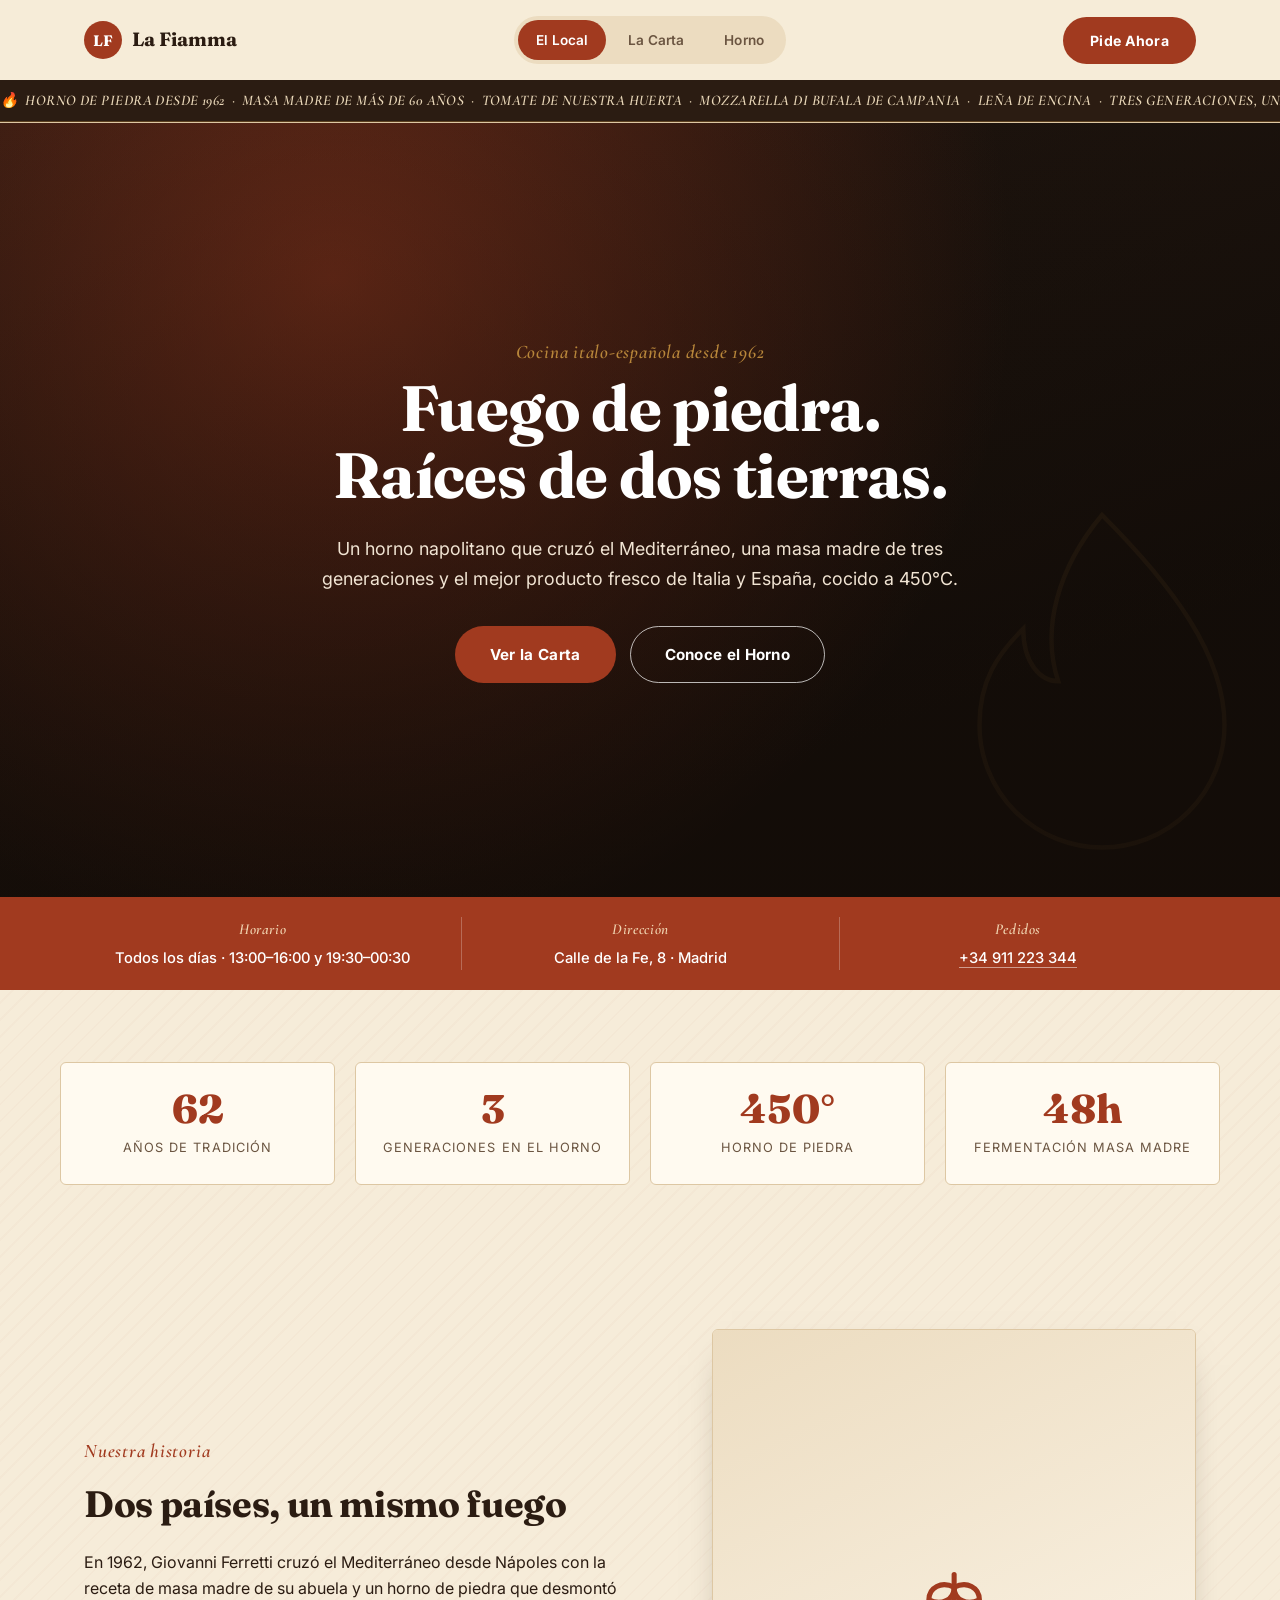
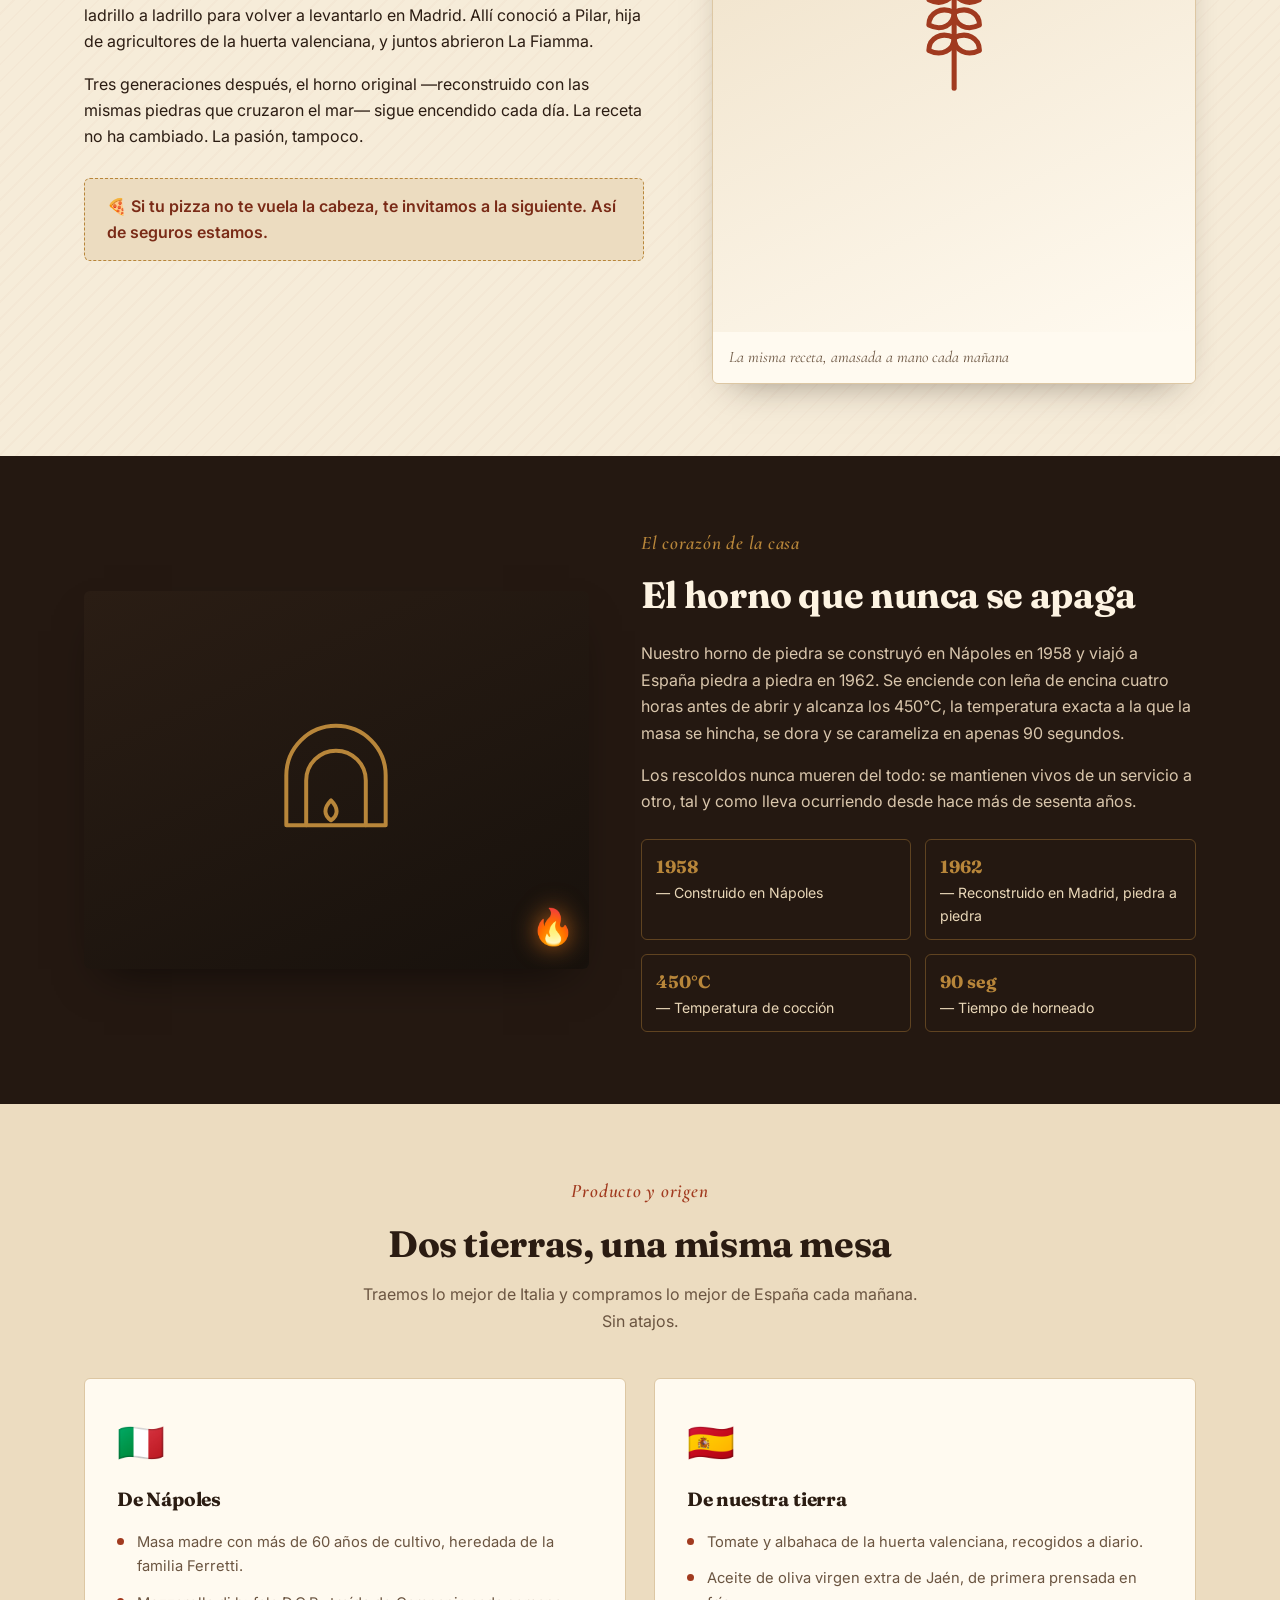
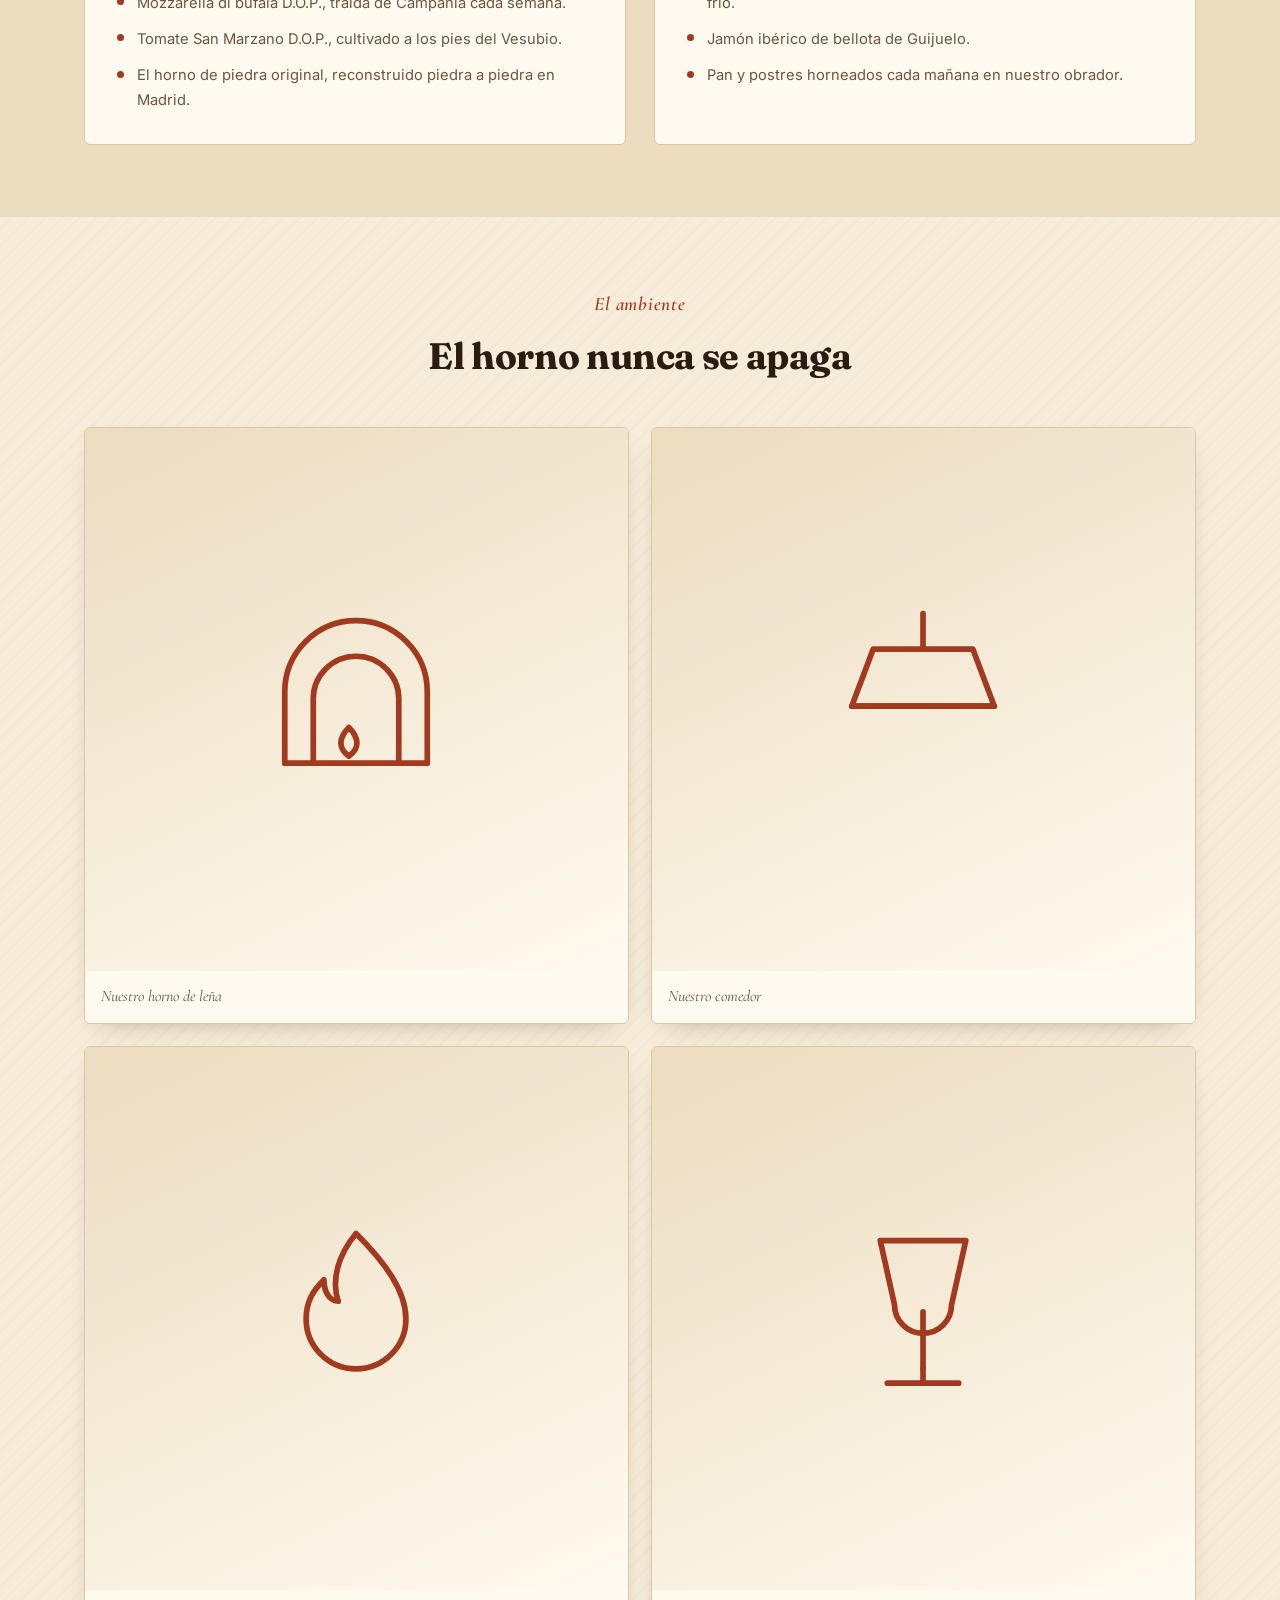
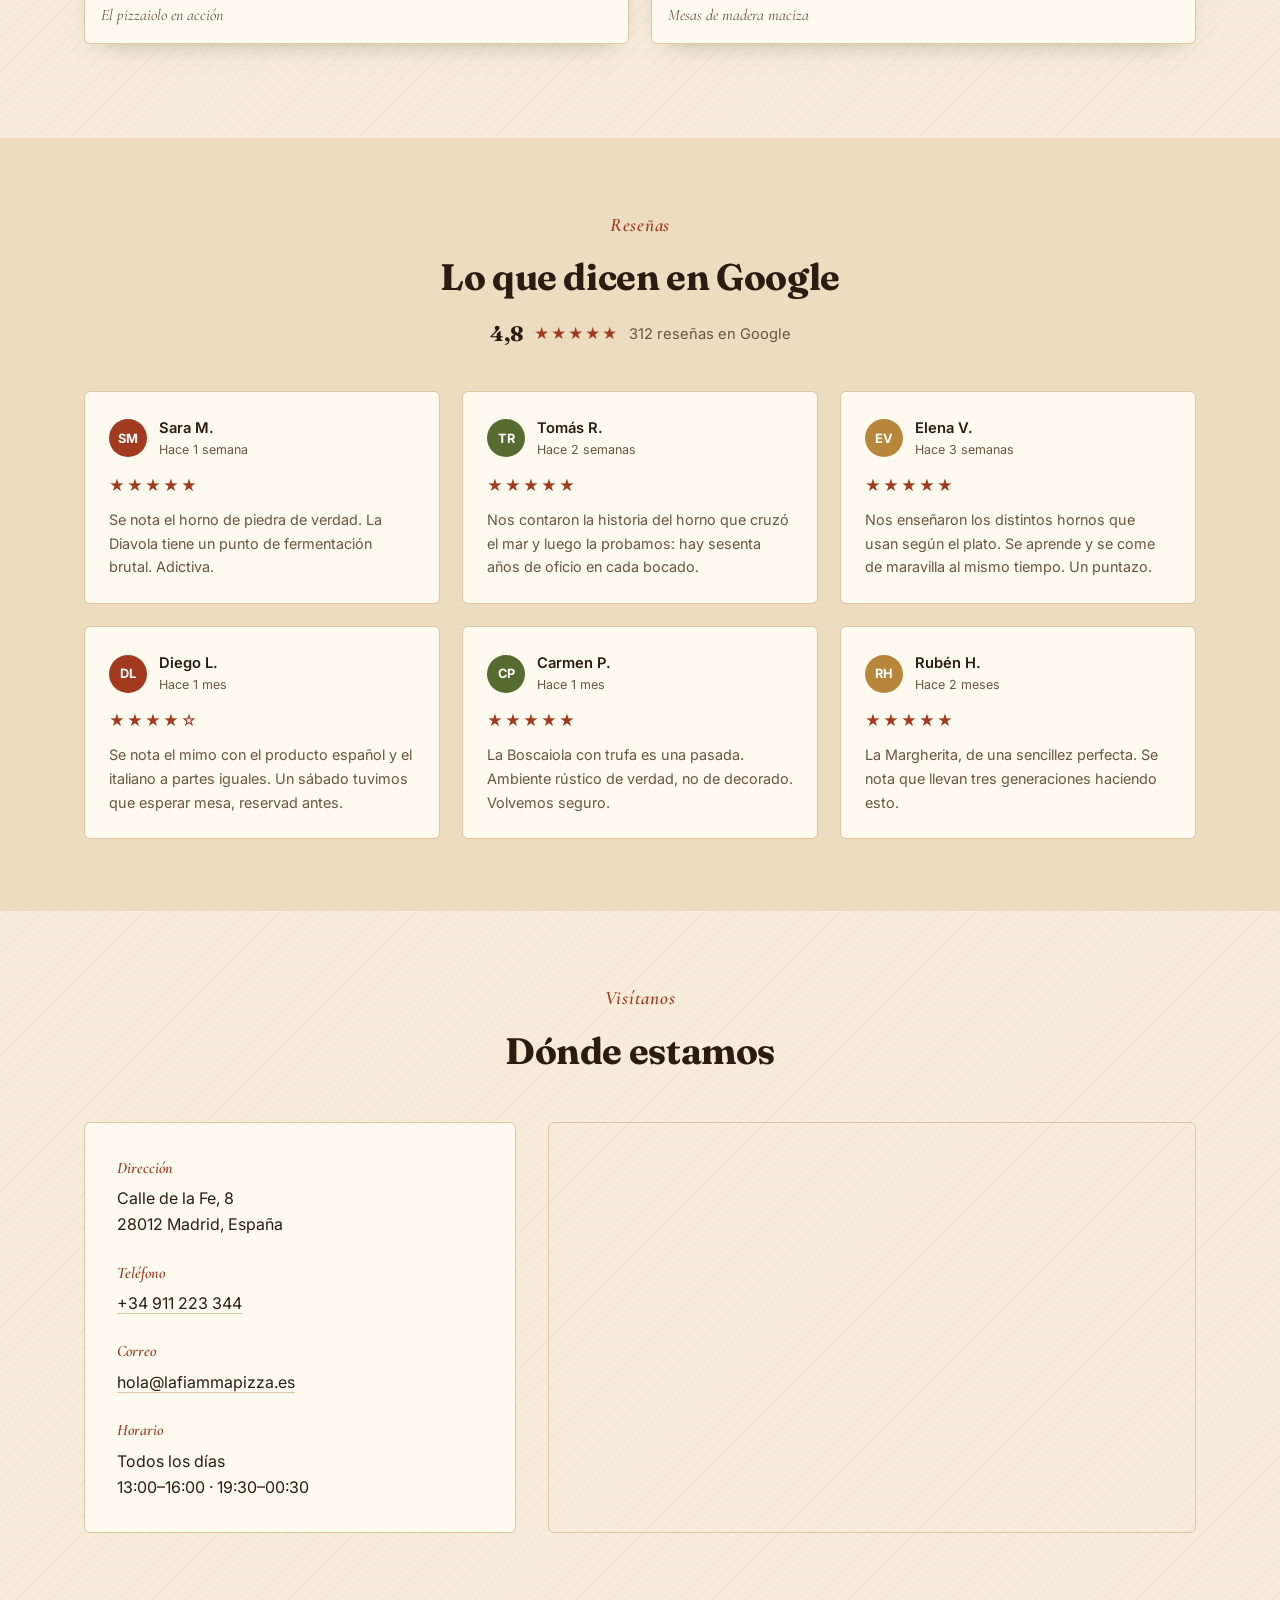
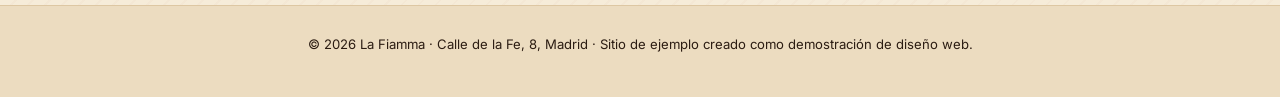
<file: pizzeria-italiana/index.html>
<!DOCTYPE html>
<html lang="es">
<head>
<meta charset="UTF-8">
<meta name="viewport" content="width=device-width, initial-scale=1.0">
<title>La Fiamma — Ristorante Italo-Español</title>
<meta name="description" content="La Fiamma, cocina italo-española desde 1962. Horno de piedra, masa madre de 60 años y producto fresco de Italia y España.">
<link rel="icon" href="data:image/svg+xml,<svg xmlns=%22http://www.w3.org/2000/svg%22 viewBox=%220 0 100 100%22><text y=%22.9em%22 font-size=%2290%22>🍕</text></svg>">
<link rel="preconnect" href="https://fonts.googleapis.com">
<link rel="preconnect" href="https://fonts.gstatic.com" crossorigin>
<link href="https://fonts.googleapis.com/css2?family=Fraunces:opsz,wght@9..144,500;9..144,600;9..144,700;9..144,900&family=Cormorant+Garamond:ital,wght@1,500;1,600&family=Inter:wght@400;500;600;700&display=swap" rel="stylesheet">
<link rel="stylesheet" href="css/style.css">
</head>
<body>
<script>document.documentElement.classList.add('js');</script>

<svg aria-hidden="true" style="position:absolute; width:0; height:0; overflow:hidden;">
<defs>
<symbol id="ic-flame" viewBox="0 0 64 64">
  <path d="M32 8c8 8 14 16 14 24a14 14 0 0 1-28 0c0-5 2-8 5-11 0 4 2 6 4 6-2-6 0-13 5-19z"/>
</symbol>
<symbol id="ic-wheat" viewBox="0 0 64 64">
  <line x1="32" y1="14" x2="32" y2="50"/>
  <path d="M32 18c-4-2-8 0-8 4 4 2 8 0 8-4z"/>
  <path d="M32 18c4-2 8 0 8 4-4 2-8 0-8-4z"/>
  <path d="M32 26c-4-2-8 0-8 4 4 2 8 0 8-4z"/>
  <path d="M32 26c4-2 8 0 8 4-4 2-8 0-8-4z"/>
  <path d="M32 34c-4-2-8 0-8 4 4 2 8 0 8-4z"/>
  <path d="M32 34c4-2 8 0 8 4-4 2-8 0-8-4z"/>
</symbol>
<symbol id="ic-oven" viewBox="0 0 64 64">
  <path d="M12 50V30a20 20 0 0 1 40 0v20z"/>
  <path d="M20 50V32a12 12 0 0 1 24 0v18"/>
  <path d="M30 40c-3 3-3 6 0 8 3-2 3-5 0-8z"/>
</symbol>
<symbol id="ic-lamp" viewBox="0 0 64 64">
  <line x1="32" y1="8" x2="32" y2="18"/>
  <path d="M18 18h28l6 16H12z"/>
  <line x1="12" y1="34" x2="52" y2="34"/>
</symbol>
<symbol id="ic-glass" viewBox="0 0 64 64">
  <path d="M20 10h24l-4 18a8 8 0 0 1-16 0z"/>
  <line x1="32" y1="30" x2="32" y2="46"/>
  <line x1="22" y1="50" x2="42" y2="50"/>
  <line x1="32" y1="46" x2="32" y2="50"/>
</symbol>
<symbol id="ic-pizza" viewBox="0 0 64 64">
  <path d="M32 10 54 46H10z"/>
  <path d="M14 46a20 20 0 0 1 36 0"/>
  <circle cx="28" cy="28" r="2"/>
  <circle cx="36" cy="32" r="2"/>
  <circle cx="32" cy="22" r="2"/>
</symbol>
<symbol id="ic-tomato" viewBox="0 0 64 64">
  <circle cx="32" cy="36" r="16"/>
  <path d="M32 20c-3-6-9-8-9-8s2 6 6 9"/>
  <path d="M32 20c3-6 9-8 9-8s-2 6-6 9"/>
  <line x1="32" y1="20" x2="32" y2="24"/>
</symbol>
<symbol id="ic-leaf" viewBox="0 0 64 64">
  <path d="M14 50C14 30 30 14 50 14c0 20-16 36-36 36z"/>
  <path d="M18 46 34 30"/>
</symbol>
</defs>
</svg>

<input type="radio" name="window-tab" id="tab-local" class="tab-radio" checked>
<input type="radio" name="window-tab" id="tab-carta" class="tab-radio">
<input type="radio" name="window-tab" id="tab-horno" class="tab-radio">

<header class="site-header">
  <div class="site-header__inner">
    <a class="brand" href="#local">
      <span class="brand__mark">LF</span>
      <span class="brand__name">La&nbsp;Fiamma</span>
    </a>

    <nav class="window-nav" aria-label="Secciones principales">
      <label class="window-nav__btn" data-target="local" for="tab-local">El Local</label>
      <label class="window-nav__btn" data-target="carta" for="tab-carta">La Carta</label>
      <label class="window-nav__btn" data-target="horno" for="tab-horno">Horno</label>
    </nav>

    <a class="btn btn--primary header-cta" href="tel:+34911223344">
      <svg class="header-cta__icon" viewBox="0 0 24 24" width="18" height="18" fill="none" stroke="currentColor" stroke-width="2" stroke-linecap="round" stroke-linejoin="round" aria-hidden="true"><path d="M22 16.92v3a2 2 0 0 1-2.18 2 19.79 19.79 0 0 1-8.63-3.07 19.5 19.5 0 0 1-6-6 19.79 19.79 0 0 1-3.07-8.67A2 2 0 0 1 4.11 2h3a2 2 0 0 1 2 1.72c.127.96.361 1.903.7 2.81a2 2 0 0 1-.45 2.11L8.09 9.91a16 16 0 0 0 6 6l1.27-1.27a2 2 0 0 1 2.11-.45c.907.339 1.85.573 2.81.7A2 2 0 0 1 22 16.92z"/></svg>
      <span class="header-cta__label">Pide Ahora</span>
    </a>
  </div>

  <div class="marquee" aria-hidden="true">
    <div class="marquee__track">
      <span>🔥&nbsp; HORNO DE PIEDRA DESDE 1962 &nbsp;·&nbsp; MASA MADRE DE MÁS DE 60 AÑOS &nbsp;·&nbsp; TOMATE DE NUESTRA HUERTA &nbsp;·&nbsp; MOZZARELLA DI BUFALA DE CAMPANIA &nbsp;·&nbsp; LEÑA DE ENCINA &nbsp;·&nbsp; TRES GENERACIONES, UNA MISMA RECETA &nbsp;·&nbsp;</span>
      <span>🔥&nbsp; HORNO DE PIEDRA DESDE 1962 &nbsp;·&nbsp; MASA MADRE DE MÁS DE 60 AÑOS &nbsp;·&nbsp; TOMATE DE NUESTRA HUERTA &nbsp;·&nbsp; MOZZARELLA DI BUFALA DE CAMPANIA &nbsp;·&nbsp; LEÑA DE ENCINA &nbsp;·&nbsp; TRES GENERACIONES, UNA MISMA RECETA &nbsp;·&nbsp;</span>
    </div>
  </div>
</header>

<main>

  <!-- ================= VENTANA 1: EL LOCAL ================= -->
  <section id="local" class="window" data-window="local">

    <div class="hero">
      <svg class="hero__watermark" viewBox="0 0 64 64" aria-hidden="true"><use href="#ic-flame"/></svg>
      <div class="hero__overlay"></div>
      <div class="hero__content reveal">
        <p class="eyebrow eyebrow--light">Cocina italo-española desde 1962</p>
        <h1>Fuego de piedra.<br>Raíces de dos tierras.</h1>
        <p class="hero__tagline">Un horno napolitano que cruzó el Mediterráneo, una masa madre de tres generaciones y el mejor producto fresco de Italia y España, cocido a 450°C.</p>
        <div class="hero__ctas">
          <label class="btn btn--primary btn--lg" data-target="carta" for="tab-carta">Ver la Carta</label>
          <label class="btn btn--ghost-light btn--lg" data-target="horno" for="tab-horno">Conoce el Horno</label>
        </div>
      </div>
    </div>

    <div class="quick-info">
      <div class="container quick-info__inner">
        <div class="quick-info__item">
          <span class="quick-info__label">Horario</span>
          <span class="quick-info__value">Todos los días · 13:00–16:00 y 19:30–00:30</span>
        </div>
        <div class="quick-info__item">
          <span class="quick-info__label">Dirección</span>
          <span class="quick-info__value">Calle de la Fe, 8 · Madrid</span>
        </div>
        <div class="quick-info__item">
          <span class="quick-info__label">Pedidos</span>
          <span class="quick-info__value"><a href="tel:+34911223344">+34 911 223 344</a></span>
        </div>
      </div>
    </div>

    <section class="section container">
      <div class="stats-row">
        <div class="stat-block reveal">
          <span class="stat-block__num" data-count-to="62" data-suffix="">62</span>
          <span class="stat-block__label">Años de tradición</span>
        </div>
        <div class="stat-block reveal">
          <span class="stat-block__num" data-count-to="3" data-suffix="">3</span>
          <span class="stat-block__label">Generaciones en el horno</span>
        </div>
        <div class="stat-block reveal">
          <span class="stat-block__num" data-count-to="450" data-suffix="°">450°</span>
          <span class="stat-block__label">Horno de piedra</span>
        </div>
        <div class="stat-block reveal">
          <span class="stat-block__num" data-count-to="48" data-suffix="h">48h</span>
          <span class="stat-block__label">Fermentación masa madre</span>
        </div>
      </div>
    </section>

    <section class="section">
      <div class="container about">
        <div class="about__text reveal">
          <p class="eyebrow">Nuestra historia</p>
          <h2>Dos países, un mismo fuego</h2>
          <p>En 1962, Giovanni Ferretti cruzó el Mediterráneo desde Nápoles con la receta de masa madre de su abuela y un horno de piedra que desmontó ladrillo a ladrillo para volver a levantarlo en Madrid. Allí conoció a Pilar, hija de agricultores de la huerta valenciana, y juntos abrieron La Fiamma.</p>
          <p>Tres generaciones después, el horno original —reconstruido con las mismas piedras que cruzaron el mar— sigue encendido cada día. La receta no ha cambiado. La pasión, tampoco.</p>
          <p class="guarantee">🍕 Si tu pizza no te vuela la cabeza, te invitamos a la siguiente. Así de seguros estamos.</p>
        </div>
        <figure class="about__image reveal">
          <div class="illus" aria-hidden="true"><svg class="illus__icon"><use href="#ic-wheat"/></svg></div>
          <figcaption>La misma receta, amasada a mano cada mañana</figcaption>
        </figure>
      </div>
    </section>

    <section class="section section--oven">
      <div class="container oven">
        <figure class="oven__image reveal">
          <div class="illus illus--oven-dark" aria-hidden="true"><svg class="illus__icon"><use href="#ic-oven"/></svg></div>
          <span class="oven__flame" aria-hidden="true">🔥</span>
        </figure>
        <div class="oven__text reveal">
          <p class="eyebrow">El corazón de la casa</p>
          <h2>El horno que nunca se apaga</h2>
          <p>Nuestro horno de piedra se construyó en Nápoles en 1958 y viajó a España piedra a piedra en 1962. Se enciende con leña de encina cuatro horas antes de abrir y alcanza los 450°C, la temperatura exacta a la que la masa se hincha, se dora y se carameliza en apenas 90 segundos.</p>
          <p>Los rescoldos nunca mueren del todo: se mantienen vivos de un servicio a otro, tal y como lleva ocurriendo desde hace más de sesenta años.</p>
          <ul class="oven__facts">
            <li><strong>1958</strong> — Construido en Nápoles</li>
            <li><strong>1962</strong> — Reconstruido en Madrid, piedra a piedra</li>
            <li><strong>450°C</strong> — Temperatura de cocción</li>
            <li><strong>90&nbsp;seg</strong> — Tiempo de horneado</li>
          </ul>
        </div>
      </div>
    </section>

    <section class="section section--alt">
      <div class="container">
        <p class="eyebrow center">Producto y origen</p>
        <h2 class="center">Dos tierras, una misma mesa</h2>
        <p class="section-lead center">Traemos lo mejor de Italia y compramos lo mejor de España cada mañana. Sin atajos.</p>

        <div class="origin-grid">
          <div class="origin-card reveal">
            <span class="origin-card__flag" aria-hidden="true">🇮🇹</span>
            <h3>De Nápoles</h3>
            <ul>
              <li>Masa madre con más de 60 años de cultivo, heredada de la familia Ferretti.</li>
              <li>Mozzarella di bufala D.O.P., traída de Campania cada semana.</li>
              <li>Tomate San Marzano D.O.P., cultivado a los pies del Vesubio.</li>
              <li>El horno de piedra original, reconstruido piedra a piedra en Madrid.</li>
            </ul>
          </div>
          <div class="origin-card reveal">
            <span class="origin-card__flag" aria-hidden="true">🇪🇸</span>
            <h3>De nuestra tierra</h3>
            <ul>
              <li>Tomate y albahaca de la huerta valenciana, recogidos a diario.</li>
              <li>Aceite de oliva virgen extra de Jaén, de primera prensada en frío.</li>
              <li>Jamón ibérico de bellota de Guijuelo.</li>
              <li>Pan y postres horneados cada mañana en nuestro obrador.</li>
            </ul>
          </div>
        </div>
      </div>
    </section>

    <section class="section">
      <div class="container">
        <p class="eyebrow center">El ambiente</p>
        <h2 class="center">El horno nunca se apaga</h2>
        <div class="gallery">
          <figure class="gallery__item reveal">
            <div class="illus" aria-hidden="true"><svg class="illus__icon"><use href="#ic-oven"/></svg></div>
            <figcaption>Nuestro horno de leña</figcaption>
          </figure>
          <figure class="gallery__item reveal">
            <div class="illus" aria-hidden="true"><svg class="illus__icon"><use href="#ic-flame"/></svg></div>
            <figcaption>El pizzaiolo en acción</figcaption>
          </figure>
          <figure class="gallery__item reveal">
            <div class="illus" aria-hidden="true"><svg class="illus__icon"><use href="#ic-lamp"/></svg></div>
            <figcaption>Nuestro comedor</figcaption>
          </figure>
          <figure class="gallery__item reveal">
            <div class="illus" aria-hidden="true"><svg class="illus__icon"><use href="#ic-glass"/></svg></div>
            <figcaption>Mesas de madera maciza</figcaption>
          </figure>
        </div>
      </div>
    </section>

    <section class="section section--alt">
      <div class="container">
        <p class="eyebrow center">Reseñas</p>
        <h2 class="center">Lo que dicen en Google</h2>
        <p class="reviews-summary center">
          <span class="reviews-summary__score">4,8</span>
          <span class="reviews-summary__stars" aria-hidden="true">★★★★★</span>
          <span class="reviews-summary__count">312 reseñas en Google</span>
        </p>

        <div class="reviews-grid">
          <article class="review-card reveal">
            <div class="review-card__head">
              <span class="review-card__avatar" style="background:#a13a1f">SM</span>
              <div>
                <span class="review-card__name">Sara M.</span>
                <span class="review-card__date">Hace 1 semana</span>
              </div>
            </div>
            <div class="review-card__stars" aria-hidden="true">★★★★★</div>
            <p>Se nota el horno de piedra de verdad. La Diavola tiene un punto de fermentación brutal. Adictiva.</p>
          </article>

          <article class="review-card reveal">
            <div class="review-card__head">
              <span class="review-card__avatar" style="background:#556b2f">TR</span>
              <div>
                <span class="review-card__name">Tomás R.</span>
                <span class="review-card__date">Hace 2 semanas</span>
              </div>
            </div>
            <div class="review-card__stars" aria-hidden="true">★★★★★</div>
            <p>Nos contaron la historia del horno que cruzó el mar y luego la probamos: hay sesenta años de oficio en cada bocado.</p>
          </article>

          <article class="review-card reveal">
            <div class="review-card__head">
              <span class="review-card__avatar" style="background:#b8863a">EV</span>
              <div>
                <span class="review-card__name">Elena V.</span>
                <span class="review-card__date">Hace 3 semanas</span>
              </div>
            </div>
            <div class="review-card__stars" aria-hidden="true">★★★★★</div>
            <p>Nos enseñaron los distintos hornos que usan según el plato. Se aprende y se come de maravilla al mismo tiempo. Un puntazo.</p>
          </article>

          <article class="review-card reveal">
            <div class="review-card__head">
              <span class="review-card__avatar" style="background:#a13a1f">DL</span>
              <div>
                <span class="review-card__name">Diego L.</span>
                <span class="review-card__date">Hace 1 mes</span>
              </div>
            </div>
            <div class="review-card__stars" aria-hidden="true">★★★★☆</div>
            <p>Se nota el mimo con el producto español y el italiano a partes iguales. Un sábado tuvimos que esperar mesa, reservad antes.</p>
          </article>

          <article class="review-card reveal">
            <div class="review-card__head">
              <span class="review-card__avatar" style="background:#556b2f">CP</span>
              <div>
                <span class="review-card__name">Carmen P.</span>
                <span class="review-card__date">Hace 1 mes</span>
              </div>
            </div>
            <div class="review-card__stars" aria-hidden="true">★★★★★</div>
            <p>La Boscaiola con trufa es una pasada. Ambiente rústico de verdad, no de decorado. Volvemos seguro.</p>
          </article>

          <article class="review-card reveal">
            <div class="review-card__head">
              <span class="review-card__avatar" style="background:#b8863a">RH</span>
              <div>
                <span class="review-card__name">Rubén H.</span>
                <span class="review-card__date">Hace 2 meses</span>
              </div>
            </div>
            <div class="review-card__stars" aria-hidden="true">★★★★★</div>
            <p>La Margherita, de una sencillez perfecta. Se nota que llevan tres generaciones haciendo esto.</p>
          </article>
        </div>
      </div>
    </section>

    <section class="section">
      <div class="container">
        <p class="eyebrow center">Visítanos</p>
        <h2 class="center">Dónde estamos</h2>

        <div class="contact-grid">
          <div class="contact-card">
            <ul class="info-list">
              <li>
                <span class="info-list__label">Dirección</span>
                <span class="info-list__value">Calle de la Fe, 8<br>28012 Madrid, España</span>
              </li>
              <li>
                <span class="info-list__label">Teléfono</span>
                <span class="info-list__value"><a href="tel:+34911223344">+34 911 223 344</a></span>
              </li>
              <li>
                <span class="info-list__label">Correo</span>
                <span class="info-list__value"><a href="mailto:hola@lafiammapizza.es">hola@lafiammapizza.es</a></span>
              </li>
              <li>
                <span class="info-list__label">Horario</span>
                <span class="info-list__value">Todos los días<br>13:00–16:00 · 19:30–00:30</span>
              </li>
            </ul>
          </div>

          <div class="map-card">
            <iframe
              title="La Fiamma en Google Maps"
              src="https://www.google.com/maps?q=Calle+de+la+Fe+8,+28012+Madrid,+España&output=embed"
              loading="lazy"
              referrerpolicy="no-referrer-when-downgrade">
            </iframe>
          </div>
        </div>
      </div>
    </section>

  </section>

  <!-- ================= VENTANA 2: LA CARTA ================= -->
  <section id="carta" class="window" data-window="carta">

    <div class="carta-header">
      <div class="container">
        <p class="eyebrow eyebrow--light">Las 10 de siempre</p>
        <h1>La Carta</h1>
        <p class="carta-header__tagline">Recetas que cruzaron el Mediterráneo. Sin atajos, sin prisa, sin cambios en sesenta años.</p>
      </div>
    </div>

    <div class="container">
      <div class="dish-grid dish-grid--menu">

        <article class="dish-card reveal">
          <div class="dish-card__media">
            <span class="badge badge--gold">La Original</span>
            <div class="illus" aria-hidden="true"><svg class="illus__icon"><use href="#ic-pizza"/></svg></div>
          </div>
          <div class="dish-card__body">
            <div class="dish-card__row">
              <h3>Margherita Clásica</h3>
              <span class="price">8,90&nbsp;€</span>
            </div>
            <p>Tomate San Marzano, mozzarella fior di latte, albahaca fresca, aceite de oliva virgen extra.</p>
          </div>
        </article>

        <article class="dish-card reveal">
          <div class="dish-card__media">
            <div class="illus" aria-hidden="true"><svg class="illus__icon"><use href="#ic-pizza"/></svg></div>
          </div>
          <div class="dish-card__body">
            <div class="dish-card__row">
              <h3>Marinara</h3>
              <span class="price">7,90&nbsp;€</span>
            </div>
            <p>Tomate, ajo, orégano y aceite de oliva virgen extra. Sin queso, pura tradición napolitana.</p>
          </div>
        </article>

        <article class="dish-card reveal">
          <div class="dish-card__media">
            <span class="badge badge--red">🔥 Más Vendida</span>
            <div class="illus" aria-hidden="true"><svg class="illus__icon"><use href="#ic-pizza"/></svg></div>
          </div>
          <div class="dish-card__body">
            <div class="dish-card__row">
              <h3>Diavola</h3>
              <span class="price">11,90&nbsp;€</span>
            </div>
            <p>Salami picante calabrese, tomate, mozzarella y guindilla fresca. No apta para tibios.</p>
          </div>
        </article>

        <article class="dish-card reveal">
          <div class="dish-card__media">
            <div class="illus" aria-hidden="true"><svg class="illus__icon"><use href="#ic-pizza"/></svg></div>
          </div>
          <div class="dish-card__body">
            <div class="dish-card__row">
              <h3>Quattro Formaggi</h3>
              <span class="price">12,50&nbsp;€</span>
            </div>
            <p>Mozzarella, gorgonzola DOP, parmesano 24 meses y provolone ahumado.</p>
          </div>
        </article>

        <article class="dish-card reveal">
          <div class="dish-card__media">
            <div class="illus" aria-hidden="true"><svg class="illus__icon"><use href="#ic-pizza"/></svg></div>
          </div>
          <div class="dish-card__body">
            <div class="dish-card__row">
              <h3>Quattro Stagioni</h3>
              <span class="price">12,90&nbsp;€</span>
            </div>
            <p>Jamón cocido, champiñones, alcachofas y aceitunas negras, un cuarto para cada estación.</p>
          </div>
        </article>

        <article class="dish-card reveal">
          <div class="dish-card__media">
            <div class="illus" aria-hidden="true"><svg class="illus__icon"><use href="#ic-pizza"/></svg></div>
          </div>
          <div class="dish-card__body">
            <div class="dish-card__row">
              <h3>Capricciosa</h3>
              <span class="price">13,50&nbsp;€</span>
            </div>
            <p>Jamón, champiñones, alcachofas, huevo y aceitunas. La más completa de la carta.</p>
          </div>
        </article>

        <article class="dish-card reveal">
          <div class="dish-card__media">
            <div class="illus" aria-hidden="true"><svg class="illus__icon"><use href="#ic-pizza"/></svg></div>
          </div>
          <div class="dish-card__body">
            <div class="dish-card__row">
              <h3>Prosciutto e Funghi</h3>
              <span class="price">11,50&nbsp;€</span>
            </div>
            <p>Jamón cocido, champiñones frescos laminados y mozzarella fior di latte.</p>
          </div>
        </article>

        <article class="dish-card reveal">
          <div class="dish-card__media">
            <div class="illus" aria-hidden="true"><svg class="illus__icon"><use href="#ic-pizza"/></svg></div>
          </div>
          <div class="dish-card__body">
            <div class="dish-card__row">
              <h3>Napoletana</h3>
              <span class="price">10,90&nbsp;€</span>
            </div>
            <p>Anchoas del Cantábrico, aceitunas negras, alcaparras y orégano.</p>
          </div>
        </article>

        <article class="dish-card reveal">
          <div class="dish-card__media">
            <span class="badge badge--gold">Premium</span>
            <div class="illus" aria-hidden="true"><svg class="illus__icon"><use href="#ic-pizza"/></svg></div>
          </div>
          <div class="dish-card__body">
            <div class="dish-card__row">
              <h3>Boscaiola</h3>
              <span class="price">14,90&nbsp;€</span>
            </div>
            <p>Salchicha italiana, champiñones, mozzarella ahumada y un toque de trufa.</p>
          </div>
        </article>

        <article class="dish-card reveal">
          <div class="dish-card__media">
            <div class="illus" aria-hidden="true"><svg class="illus__icon"><use href="#ic-pizza"/></svg></div>
          </div>
          <div class="dish-card__body">
            <div class="dish-card__row">
              <h3>Calzone Della Casa</h3>
              <span class="price">13,50&nbsp;€</span>
            </div>
            <p>Ricotta, mozzarella, jamón y champiñones, horneado doblado y crujiente.</p>
          </div>
        </article>

      </div>

      <div class="carta-cta reveal">
        <p>¿Quieres ver cómo se hace?</p>
        <label class="btn btn--primary btn--lg" data-target="horno" for="tab-horno">Descubre nuestros hornos →</label>
      </div>
    </div>
  </section>

  <!-- ================= VENTANA 3: HORNO ================= -->
  <section id="horno" class="window window--dark" data-window="horno">

    <div class="carta-header carta-header--dark">
      <svg class="carta-header__watermark" viewBox="0 0 64 64" aria-hidden="true"><use href="#ic-oven"/></svg>
      <div class="carta-header__overlay"></div>
      <div class="container carta-header__inner">
        <p class="eyebrow eyebrow--light">Cuatro fuegos, un mismo oficio</p>
        <h1 style="color:#fff;">El Horno</h1>
        <p class="carta-header__tagline" style="color:#e9d7b8;">Cada receta pide su fuego. Así trabajamos la madera, la piedra y el producto de temporada.</p>
      </div>
    </div>

    <section class="section">
      <div class="container">
        <p class="eyebrow center">Nuestros hornos</p>
        <h2 class="center">Cada pizza tiene su fuego</h2>
        <p class="section-lead center">Cuatro hornos, cuatro maneras de trabajar la masa, el humo y el calor.</p>

        <div class="oven-list">

          <article class="oven-list__item reveal">
            <div class="oven-list__media">
              <div class="illus" aria-hidden="true"><svg class="illus__icon"><use href="#ic-oven"/></svg></div>
              <div class="illus" aria-hidden="true"><svg class="illus__icon"><use href="#ic-pizza"/></svg></div>
            </div>
            <div class="oven-list__body">
              <span class="oven-list__tag">Horno 01</span>
              <h3>Napoletano de Piedra</h3>
              <p>El original, construido en Nápoles en 1958. Leña de encina, 450°C y 90 segundos de cocción. Aquí nace la Margherita.</p>
            </div>
          </article>

          <article class="oven-list__item reveal">
            <div class="oven-list__media">
              <div class="illus" aria-hidden="true"><svg class="illus__icon"><use href="#ic-oven"/></svg></div>
              <div class="illus" aria-hidden="true"><svg class="illus__icon"><use href="#ic-pizza"/></svg></div>
            </div>
            <div class="oven-list__body">
              <span class="oven-list__tag">Horno 02</span>
              <h3>De Brasa y Ahumados</h3>
              <p>Carbón vegetal español a fuego lento, para salami picante, panceta y quesos ahumados. El calor indirecto intensifica cada sabor.</p>
            </div>
          </article>

          <article class="oven-list__item reveal">
            <div class="oven-list__media">
              <div class="illus" aria-hidden="true"><svg class="illus__icon"><use href="#ic-oven"/></svg></div>
              <div class="illus" aria-hidden="true"><svg class="illus__icon"><use href="#ic-pizza"/></svg></div>
            </div>
            <div class="oven-list__body">
              <span class="oven-list__tag">Horno 03</span>
              <h3>De Bóveda Toscana</h3>
              <p>Cocción más larga y suave, ideal para masas gruesas y calzones rellenos que necesitan tiempo para dorarse por dentro.</p>
            </div>
          </article>

          <article class="oven-list__item reveal">
            <div class="oven-list__media">
              <div class="illus" aria-hidden="true"><svg class="illus__icon"><use href="#ic-oven"/></svg></div>
              <div class="illus" aria-hidden="true"><svg class="illus__icon"><use href="#ic-pizza"/></svg></div>
            </div>
            <div class="oven-list__body">
              <span class="oven-list__tag">Horno 04</span>
              <h3>De Piedra Volcánica</h3>
              <p>Retiene el calor de forma uniforme, ideal para bases finas y extra crujientes como la Marinara.</p>
            </div>
          </article>

        </div>
      </div>
    </section>

    <section class="section section--produce">
      <div class="container">
        <p class="eyebrow center">Producto de temporada</p>
        <h2 class="center">Lo que trae el mercado, entra al horno</h2>
        <p class="section-lead center">Cambiamos parte de la carta según lo que encontramos cada semana en la huerta.</p>

        <div class="gallery gallery--dark">
          <figure class="gallery__item reveal">
            <div class="illus illus--dark" aria-hidden="true"><svg class="illus__icon"><use href="#ic-tomato"/></svg></div>
            <figcaption>Recién llegadas del mercado</figcaption>
          </figure>
          <figure class="gallery__item reveal">
            <div class="illus illus--dark" aria-hidden="true"><svg class="illus__icon"><use href="#ic-tomato"/></svg></div>
            <figcaption>Tomate de temporada, corazón de la salsa</figcaption>
          </figure>
          <figure class="gallery__item reveal">
            <div class="illus illus--dark" aria-hidden="true"><svg class="illus__icon"><use href="#ic-leaf"/></svg></div>
            <figcaption>Selección semanal de la huerta</figcaption>
          </figure>
          <figure class="gallery__item reveal">
            <div class="illus illus--dark" aria-hidden="true"><svg class="illus__icon"><use href="#ic-leaf"/></svg></div>
            <figcaption>Verdura de hoja, recogida a diario</figcaption>
          </figure>
        </div>
      </div>
    </section>

  </section>

</main>

<footer class="site-footer">
  <div class="container site-footer__inner">
    <p>&copy; 2026 La Fiamma · Calle de la Fe, 8, Madrid · Sitio de ejemplo creado como demostración de diseño web.</p>
  </div>
</footer>

<script src="js/script.js"></script>
</body>
</html>
</file>
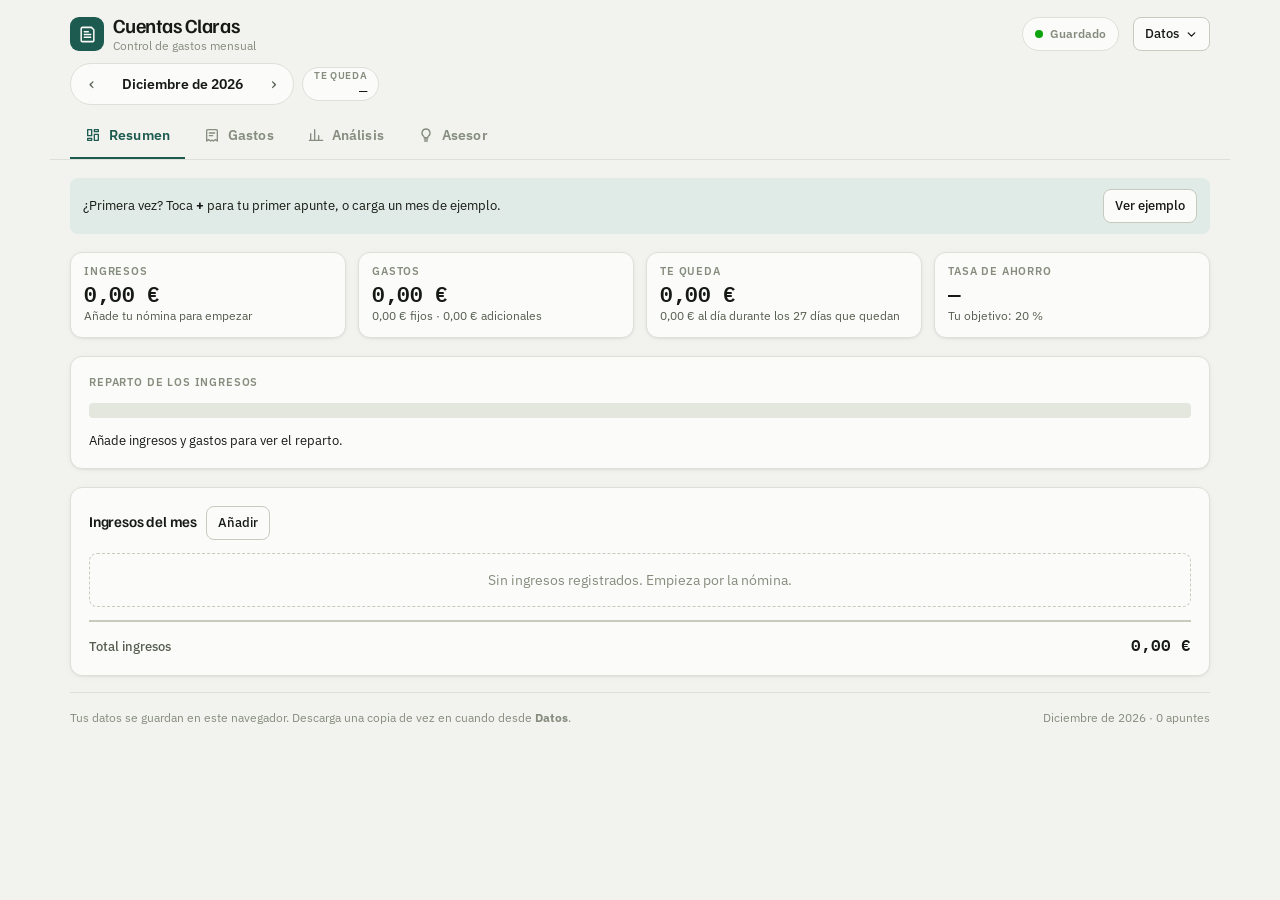
<file: gastos-mensuales.html>
<!doctype html>
<html lang="es">
<head>
<meta charset="utf-8">
<meta name="viewport" content="width=device-width, initial-scale=1">
<meta name="color-scheme" content="light dark">
<title>Cuentas Claras</title>
<meta name="description" content="Sistema de gastos mensuales con porcentajes, gráficos y asesor de ahorro.">
<link rel="preconnect" href="https://fonts.googleapis.com">
<link rel="preconnect" href="https://fonts.gstatic.com" crossorigin>
<script>
(function () {
  var l = document.createElement("link");
  l.rel = "stylesheet";
  l.href = "https://fonts.googleapis.com/css2?family=Familjen+Grotesk:wght@500;600;700" +
           "&family=IBM+Plex+Mono:wght@400;500;600&family=IBM+Plex+Sans:wght@400;500;600&display=swap";
  document.head.appendChild(l);
})();
</script>
<style>
/* ==================================================================== tokens */
:root {
  color-scheme: light;

  --plane:        #f2f3ef;
  --surface:      #fbfcf9;
  --surface-2:    #edefe8;
  --surface-3:    #e4e7dd;
  --line:         #dde0d7;
  --line-strong:  #c6cbbe;

  --ink:          #171a14;
  --ink-2:        #575d51;
  --ink-3:        #868c7e;

  --accent:       #1d5a50;
  --accent-hover: #164740;
  --accent-soft:  #e0ebe7;
  --accent-line:  #b9d2cb;
  --accent-ink:   #fbfcf9;

  --good:      #0ca30c;
  --good-text: #046b06;
  --good-soft: #e4f3e2;
  --warn:      #fab219;
  --warn-text: #8a5c00;
  --warn-soft: #fbf0d8;
  --serious:      #ec835a;
  --serious-text: #a1441c;
  --serious-soft: #fbe8de;
  --crit:      #d03b3b;
  --crit-text: #a32222;
  --crit-soft: #f8e2e2;

  --s1: #2a78d6;  --s2: #eb6834;  --s3: #1baf7a;  --s4: #eda100;
  --s5: #e87ba4;  --s6: #008300;  --s7: #4a3aa7;  --s8: #e34948;
  --s9: #8b9187;

  --shadow:    0 1px 2px rgba(23, 26, 20, .05), 0 1px 12px -6px rgba(23, 26, 20, .16);
  --shadow-lg: 0 -2px 12px rgba(23, 26, 20, .07), 0 -18px 48px -20px rgba(23, 26, 20, .35);
  --scrim:     rgba(23, 26, 20, .42);

  --radius:    12px;
  --radius-sm: 8px;

  --font-display: "Familjen Grotesk", "Trebuchet MS", system-ui, sans-serif;
  --font-body: "IBM Plex Sans", system-ui, -apple-system, "Segoe UI", sans-serif;
  --font-mono: "IBM Plex Mono", ui-monospace, "SFMono-Regular", Menlo, monospace;

  --nav-h: 60px;
  --safe-b: env(safe-area-inset-bottom, 0px);
}

@media (prefers-color-scheme: dark) {
  :root:not([data-theme="light"]) {
    color-scheme: dark;
    --plane:       #0f110e;
    --surface:     #191c18;
    --surface-2:   #21251f;
    --surface-3:   #2a2f27;
    --line:        #2c3129;
    --line-strong: #3d4338;
    --ink:   #f1f4ec;
    --ink-2: #b3baaa;
    --ink-3: #868c7e;
    --accent:       #5fbfa9;
    --accent-hover: #7ccfba;
    --accent-soft:  #1b2a26;
    --accent-line:  #2f4a43;
    --accent-ink:   #0f110e;
    --good-text: #4fd04f;
    --good-soft: #172a17;
    --warn-text: #f0bd55;
    --warn-soft: #2c2413;
    --serious-text: #f0a37e;
    --serious-soft: #2e1f17;
    --crit-text: #f08484;
    --crit-soft: #2e1a1a;
    --s1: #3987e5;  --s2: #d95926;  --s3: #199e70;  --s4: #c98500;
    --s5: #d55181;  --s6: #008300;  --s7: #9085e9;  --s8: #e66767;
    --s9: #868c7e;
    --shadow:    0 1px 2px rgba(0, 0, 0, .4), 0 1px 14px -8px rgba(0, 0, 0, .8);
    --shadow-lg: 0 -2px 12px rgba(0, 0, 0, .5), 0 -18px 48px -20px rgba(0, 0, 0, .9);
    --scrim:     rgba(0, 0, 0, .62);
  }
}

:root[data-theme="dark"] {
  color-scheme: dark;
  --plane:       #0f110e;
  --surface:     #191c18;
  --surface-2:   #21251f;
  --surface-3:   #2a2f27;
  --line:        #2c3129;
  --line-strong: #3d4338;
  --ink:   #f1f4ec;
  --ink-2: #b3baaa;
  --ink-3: #868c7e;
  --accent:       #5fbfa9;
  --accent-hover: #7ccfba;
  --accent-soft:  #1b2a26;
  --accent-line:  #2f4a43;
  --accent-ink:   #0f110e;
  --good-text: #4fd04f;
  --good-soft: #172a17;
  --warn-text: #f0bd55;
  --warn-soft: #2c2413;
  --serious-text: #f0a37e;
  --serious-soft: #2e1f17;
  --crit-text: #f08484;
  --crit-soft: #2e1a1a;
  --s1: #3987e5;  --s2: #d95926;  --s3: #199e70;  --s4: #c98500;
  --s5: #d55181;  --s6: #008300;  --s7: #9085e9;  --s8: #e66767;
  --s9: #868c7e;
  --shadow:    0 1px 2px rgba(0, 0, 0, .4), 0 1px 14px -8px rgba(0, 0, 0, .8);
  --shadow-lg: 0 -2px 12px rgba(0, 0, 0, .5), 0 -18px 48px -20px rgba(0, 0, 0, .9);
  --scrim:     rgba(0, 0, 0, .62);
}

/* ====================================================================== base */
* { box-sizing: border-box; }

[hidden] { display: none !important; }

html { -webkit-text-size-adjust: 100%; }

body {
  margin: 0;
  background: var(--plane);
  color: var(--ink);
  font-family: var(--font-body);
  font-size: 15px;
  line-height: 1.5;
  -webkit-font-smoothing: antialiased;
  overscroll-behavior-y: none;
}
body.is-locked { overflow: hidden; }

h1, h2, h3 {
  font-family: var(--font-display);
  font-weight: 600;
  letter-spacing: -.012em;
  text-wrap: balance;
  margin: 0;
}

button, input, select {
  font: inherit;
  color: inherit;
  touch-action: manipulation;
}
button { -webkit-tap-highlight-color: transparent; }

:where(button, input, select, summary, [tabindex]):focus-visible {
  outline: 2px solid var(--accent);
  outline-offset: 2px;
  border-radius: 4px;
}

.num { font-family: var(--font-mono); font-variant-numeric: tabular-nums; }

.visually-hidden {
  position: absolute;
  width: 1px; height: 1px;
  overflow: hidden;
  clip: rect(0 0 0 0);
  white-space: nowrap;
}

/* ==================================================================== layout */
.app {
  max-width: 1180px;
  margin: 0 auto;
  padding: 0 14px calc(var(--nav-h) + var(--safe-b) + 20px);
}

.views { display: block; }

.view {
  display: flex;
  flex-direction: column;
  gap: 14px;
  padding-top: 14px;
}

.grid-2 { display: grid; grid-template-columns: minmax(0, 1fr); gap: 14px; align-items: start; }

/* ==================================================================== topbar */
.topbar {
  position: sticky;
  top: 0;
  z-index: 30;
  background: var(--plane);
  margin: 0 -14px;
  padding: 10px 14px;
  border-bottom: 1px solid var(--line);
  display: grid;
  gap: 9px;
}

.topbar-main { display: flex; align-items: center; gap: 10px; min-width: 0; }

.brand {
  display: flex;
  align-items: center;
  gap: 9px;
  margin-right: auto;
  min-width: 0;
  overflow: hidden;
}

.brand-mark {
  width: 34px; height: 34px;
  flex: none;
  border-radius: 9px;
  background: var(--accent);
  color: var(--accent-ink);
  display: grid;
  place-items: center;
}
.brand-mark svg { width: 19px; height: 19px; }

.brand > div { min-width: 0; }
.brand h1 {
  font-size: 17px;
  line-height: 1.1;
  white-space: nowrap;
  overflow: hidden;
  text-overflow: ellipsis;
}
.brand-sub { display: none; margin: 1px 0 0; font-size: 11.5px; color: var(--ink-3); }

.topbar-nav { display: flex; align-items: center; gap: 8px; }

.month-nav {
  display: flex;
  align-items: center;
  gap: 2px;
  background: var(--surface);
  border: 1px solid var(--line);
  border-radius: 999px;
  padding: 3px;
  flex: 1;
  min-width: 0;
}

.icon-btn {
  width: 34px; height: 34px;
  flex: none;
  border: 0;
  border-radius: 999px;
  background: transparent;
  color: var(--ink-2);
  cursor: pointer;
  display: grid;
  place-items: center;
  font-size: 18px;
  line-height: 1;
}
.icon-btn:hover { background: var(--surface-2); color: var(--ink); }
.icon-btn:active { background: var(--surface-3); }

.month-select {
  flex: 1;
  min-width: 0;
  border: 0;
  background: transparent;
  font-weight: 600;
  font-size: 14px;
  padding: 4px 2px;
  cursor: pointer;
  text-align: center;
  text-align-last: center;
  appearance: none;
}

.balance-pill {
  flex: none;
  display: inline-flex;
  flex-direction: column;
  align-items: flex-end;
  line-height: 1.15;
  padding: 3px 11px;
  border-radius: 999px;
  background: var(--surface);
  border: 1px solid var(--line);
  white-space: nowrap;
}
.balance-pill .k {
  font-size: 9.5px;
  text-transform: uppercase;
  letter-spacing: .07em;
  color: var(--ink-3);
  font-weight: 600;
}
.balance-pill .v {
  font-family: var(--font-mono);
  font-variant-numeric: tabular-nums;
  font-weight: 600;
  font-size: 13.5px;
}
.balance-pill.is-good .v { color: var(--good-text); }
.balance-pill.is-crit .v { color: var(--crit-text); }

.save-btn {
  flex: none;
  border: 1px solid var(--line);
  background: var(--surface);
  color: var(--ink-3);
  border-radius: 999px;
  padding: 0 9px;
  height: 34px;
  min-width: 34px;
  font-size: 12px;
  font-weight: 600;
  cursor: pointer;
  display: inline-flex;
  align-items: center;
  justify-content: center;
  gap: 7px;
  white-space: nowrap;
}
.save-btn .pt {
  width: 8px; height: 8px;
  border-radius: 999px;
  background: var(--good);
  flex: none;
}
.save-btn .lbl { display: none; }
.save-btn[data-state="pendiente"] .lbl,
.save-btn[data-state="guardando"] .lbl,
.save-btn[data-state="local"] .lbl { display: inline; }
.save-btn[data-state="pendiente"] { color: var(--warn-text); background: var(--warn-soft); border-color: transparent; }
.save-btn[data-state="pendiente"] .pt { background: var(--warn); }
.save-btn[data-state="guardando"] { color: var(--ink-2); }
.save-btn[data-state="guardando"] .pt { background: var(--accent); animation: latido 1.1s ease-in-out infinite; }
.save-btn[data-state="local"] { color: var(--crit-text); background: var(--crit-soft); border-color: transparent; }
.save-btn[data-state="local"] .pt { background: var(--crit); }
@keyframes latido { 50% { opacity: .25; } }

/* ====================================================================== tabs */
.tabs {
  position: fixed;
  left: 0; right: 0; bottom: 0;
  z-index: 35;
  display: grid;
  grid-template-columns: repeat(4, 1fr);
  background: var(--surface);
  border-top: 1px solid var(--line);
  padding-bottom: var(--safe-b);
}

.tab {
  border: 0;
  background: transparent;
  color: var(--ink-3);
  cursor: pointer;
  height: var(--nav-h);
  display: flex;
  flex-direction: column;
  align-items: center;
  justify-content: center;
  gap: 3px;
  font-size: 10.5px;
  font-weight: 600;
  letter-spacing: .01em;
  position: relative;
}
.tab svg { width: 21px; height: 21px; }
.tab[aria-selected="true"] { color: var(--accent); }
.tab .dot {
  position: absolute;
  top: 7px;
  right: calc(50% - 17px);
  width: 7px; height: 7px;
  border-radius: 999px;
  background: var(--crit);
  border: 2px solid var(--surface);
}

/* ===================================================================== cards */
.card {
  background: var(--surface);
  border: 1px solid var(--line);
  border-radius: var(--radius);
  box-shadow: var(--shadow);
  padding: 15px 14px;
  display: flex;
  flex-direction: column;
  gap: 13px;
  min-width: 0;
}

.card-head { display: flex; align-items: baseline; gap: 9px; flex-wrap: wrap; }
.card-head h2 { font-size: 15px; }
.card-head .hint { font-size: 12px; color: var(--ink-3); margin-left: auto; }
.card-sub { font-size: 12.5px; color: var(--ink-3); margin: -7px 0 0; }

/* ===================================================================== stats */
.stats { display: grid; grid-template-columns: repeat(2, 1fr); gap: 9px; }

.stat {
  background: var(--surface);
  border: 1px solid var(--line);
  border-radius: var(--radius);
  box-shadow: var(--shadow);
  padding: 11px 13px 12px;
  display: flex;
  flex-direction: column;
  gap: 2px;
  min-width: 0;
}
.stat-label {
  font-size: 10.5px;
  text-transform: uppercase;
  letter-spacing: .08em;
  color: var(--ink-3);
  font-weight: 600;
}
.stat-value {
  font-family: var(--font-mono);
  font-weight: 600;
  font-size: 21px;
  letter-spacing: -.02em;
  line-height: 1.15;
  white-space: nowrap;
  overflow: hidden;
  text-overflow: ellipsis;
}
.stat-foot { font-size: 11.5px; color: var(--ink-2); }
.stat.is-good .stat-value { color: var(--good-text); }
.stat.is-crit .stat-value { color: var(--crit-text); }
.stat.is-warn .stat-value { color: var(--warn-text); }

/* ================================================================= split bar */
.split-title {
  font-size: 10.5px;
  text-transform: uppercase;
  letter-spacing: .08em;
  color: var(--ink-3);
  font-weight: 600;
}
.split-bar {
  display: flex;
  gap: 2px;
  height: 15px;
  border-radius: 4px;
  overflow: hidden;
  background: var(--surface-2);
}
.split-seg { min-width: 2px; transition: width .35s ease; }
.split-legend { display: flex; flex-direction: column; gap: 7px; font-size: 12.5px; }
.split-legend .lg { display: flex; align-items: center; gap: 8px; }
.split-legend .sw { width: 9px; height: 9px; border-radius: 2px; flex: none; }
.split-legend .lg .nm { margin-right: auto; }
.split-legend .lg b { font-family: var(--font-mono); font-weight: 600; }
.split-legend .lg .pc { font-family: var(--font-mono); font-size: 12px; color: var(--ink-3); width: 58px; text-align: right; white-space: nowrap; }

/* =================================================================== buttons */
.btn {
  border: 1px solid var(--line-strong);
  background: var(--surface);
  color: var(--ink);
  border-radius: var(--radius-sm);
  padding: 9px 14px;
  font-size: 14px;
  font-weight: 500;
  cursor: pointer;
  display: inline-flex;
  align-items: center;
  justify-content: center;
  gap: 6px;
  white-space: nowrap;
  min-height: 42px;
}
.btn:hover { background: var(--surface-2); }
.btn:active { transform: translateY(1px); }

.btn-primary {
  background: var(--accent);
  border-color: var(--accent);
  color: var(--accent-ink);
  font-weight: 600;
}
.btn-primary:hover { background: var(--accent-hover); border-color: var(--accent-hover); }

.btn-sm { padding: 6px 11px; font-size: 13px; min-height: 34px; }
.btn-block { width: 100%; }

/* ====================================================================== menú */
.menu { position: relative; flex: none; }
.menu > summary { list-style: none; cursor: pointer; }
.menu > summary::-webkit-details-marker { display: none; }
.menu > summary::marker { content: ""; }

.menu-panel {
  position: absolute;
  right: 0;
  top: calc(100% + 8px);
  z-index: 40;
  width: min(268px, calc(100vw - 28px));
  background: var(--surface);
  border: 1px solid var(--line);
  border-radius: var(--radius);
  box-shadow: 0 14px 36px -14px rgba(0, 0, 0, .35), var(--shadow);
  padding: 6px;
  display: flex;
  flex-direction: column;
  gap: 1px;
}

.menu-item {
  border: 0;
  background: transparent;
  text-align: left;
  padding: 11px 10px;
  border-radius: 6px;
  cursor: pointer;
  font-size: 14px;
  width: 100%;
}
.menu-item:hover { background: var(--surface-2); }
.menu-item.is-danger { color: var(--crit-text); }
.menu-item.is-danger:hover { background: var(--crit-soft); }

.menu-sep { height: 1px; background: var(--line); margin: 5px 2px; }
.menu-label {
  font-size: 10px;
  text-transform: uppercase;
  letter-spacing: .09em;
  color: var(--ink-3);
  padding: 8px 10px 4px;
  font-weight: 600;
}
.menu-row { padding: 2px 10px 8px; }
.menu-row select {
  width: 100%;
  border: 1px solid var(--line-strong);
  background: var(--surface);
  border-radius: 6px;
  padding: 8px;
  font-size: 14px;
}

/* ===================================================================== listas */
.rows { display: flex; flex-direction: column; }

.row {
  display: grid;
  grid-template-columns: 10px minmax(0, 1fr) auto auto;
  align-items: center;
  gap: 10px;
  padding: 4px 0;
  border-top: 1px solid var(--line);
}
.rows > .row:first-child { border-top: 0; }

.row-dot { width: 9px; height: 9px; border-radius: 2px; flex: none; }

.row-open {
  min-width: 0;
  display: flex;
  flex-direction: column;
  gap: 1px;
  border: 0;
  background: transparent;
  text-align: left;
  cursor: pointer;
  padding: 8px 0;
  border-radius: 6px;
}
.row-open:hover .row-name { color: var(--accent); }
.row-name {
  font-size: 14.5px;
  font-weight: 500;
  overflow: hidden;
  text-overflow: ellipsis;
  white-space: nowrap;
}
.row-meta {
  font-size: 11.5px;
  color: var(--ink-3);
  display: flex;
  align-items: center;
  gap: 6px;
  flex-wrap: wrap;
}
.row-meta .sep { opacity: .5; }

.tag {
  font-size: 10px;
  font-weight: 600;
  letter-spacing: .03em;
  text-transform: uppercase;
  border-radius: 4px;
  padding: 1px 5px;
  background: var(--surface-3);
  color: var(--ink-2);
}
.tag.is-optional { background: var(--warn-soft); color: var(--warn-text); }

.row-amount {
  font-family: var(--font-mono);
  font-variant-numeric: tabular-nums;
  font-weight: 500;
  font-size: 14.5px;
  white-space: nowrap;
}

.tool-btn {
  border: 0;
  background: transparent;
  color: var(--ink-3);
  width: 38px; height: 38px;
  border-radius: 8px;
  cursor: pointer;
  display: grid;
  place-items: center;
}
.tool-btn:hover { background: var(--crit-soft); color: var(--crit-text); }
.tool-btn svg { width: 16px; height: 16px; }

.rows-foot {
  display: flex;
  align-items: baseline;
  gap: 10px;
  padding-top: 11px;
  border-top: 2px solid var(--line-strong);
  font-size: 13px;
}
.rows-foot .lbl { color: var(--ink-2); font-weight: 500; }
.rows-foot .val {
  margin-left: auto;
  font-family: var(--font-mono);
  font-variant-numeric: tabular-nums;
  font-weight: 600;
  font-size: 16px;
}

.empty {
  padding: 16px 10px;
  color: var(--ink-3);
  font-size: 13.5px;
  text-align: center;
  border: 1px dashed var(--line-strong);
  border-radius: var(--radius-sm);
}

/* ===================================================================== tablas */
.table-scroll { overflow-x: auto; margin: 0 -2px; -webkit-overflow-scrolling: touch; }

table.pct {
  width: 100%;
  border-collapse: collapse;
  font-size: 13px;
  min-width: 600px;
}
table.pct th {
  text-align: right;
  font-size: 10px;
  text-transform: uppercase;
  letter-spacing: .07em;
  color: var(--ink-3);
  font-weight: 600;
  padding: 0 9px 8px;
  border-bottom: 1px solid var(--line);
  white-space: nowrap;
}
table.pct th:first-child, table.pct td:first-child {
  text-align: left;
  padding-left: 2px;
  position: sticky;
  left: 0;
  background: var(--surface);
}
table.pct th:last-child, table.pct td:last-child { padding-right: 2px; }
table.pct td {
  text-align: right;
  padding: 9px;
  border-bottom: 1px solid var(--line);
  font-variant-numeric: tabular-nums;
  white-space: nowrap;
}
table.pct .cat-cell { display: flex; align-items: center; gap: 8px; }
table.pct .num-cell { font-family: var(--font-mono); }
table.pct tfoot td {
  font-weight: 600;
  border-bottom: 0;
  border-top: 2px solid var(--line-strong);
  padding-top: 11px;
}

.chip {
  display: inline-flex;
  align-items: center;
  gap: 5px;
  font-size: 10.5px;
  font-weight: 600;
  border-radius: 999px;
  padding: 2px 8px 2px 6px;
  white-space: nowrap;
}
.chip svg { width: 12px; height: 12px; flex: none; }
.chip.is-good    { background: var(--good-soft);    color: var(--good-text); }
.chip.is-warn    { background: var(--warn-soft);    color: var(--warn-text); }
.chip.is-serious { background: var(--serious-soft); color: var(--serious-text); }
.chip.is-crit    { background: var(--crit-soft);    color: var(--crit-text); }
.chip.is-mute    { background: var(--surface-3);    color: var(--ink-2); }

/* ================================================================== barras */
.bars { display: flex; flex-direction: column; gap: 12px; }

.bar-item { display: grid; gap: 5px; }
.bar-top { display: flex; align-items: baseline; gap: 8px; font-size: 13px; }
.bar-name { font-weight: 500; overflow: hidden; text-overflow: ellipsis; white-space: nowrap; }
.bar-figs { margin-left: auto; display: flex; align-items: baseline; gap: 9px; white-space: nowrap; }
.bar-figs .v { font-family: var(--font-mono); font-variant-numeric: tabular-nums; font-weight: 600; }
.bar-figs .p { font-family: var(--font-mono); font-size: 11.5px; color: var(--ink-3); }

.bar-track { position: relative; height: 14px; background: var(--surface-2); border-radius: 4px; }
.bar-fill { height: 100%; border-radius: 4px; min-width: 3px; transition: width .4s cubic-bezier(.22, 1, .36, 1); }
.bar-limit {
  position: absolute;
  top: -3px; bottom: -3px;
  width: 2px;
  background: var(--ink-3);
  border-radius: 2px;
}
.bars-note {
  display: flex;
  align-items: center;
  gap: 7px;
  font-size: 11.5px;
  color: var(--ink-3);
}
.bars-note i { width: 2px; height: 12px; background: var(--ink-3); border-radius: 2px; flex: none; }

/* =================================================================== donut */
.donut-wrap { display: flex; flex-direction: column; gap: 14px; align-items: center; }
.donut-figure { position: relative; width: 190px; height: 190px; flex: none; }
.donut-figure svg { width: 100%; height: 100%; transform: rotate(-90deg); display: block; }
.donut-seg { transition: stroke-width .15s ease, opacity .15s ease; }
.donut-figure.is-hovering .donut-seg { opacity: .35; }
.donut-figure.is-hovering .donut-seg.is-on { opacity: 1; stroke-width: 26; }

.donut-center {
  position: absolute;
  inset: 0;
  display: grid;
  place-content: center;
  text-align: center;
  gap: 1px;
  pointer-events: none;
}
.donut-center .k {
  font-size: 10px;
  text-transform: uppercase;
  letter-spacing: .08em;
  color: var(--ink-3);
  font-weight: 600;
}
.donut-center .v { font-family: var(--font-mono); font-weight: 600; font-size: 19px; letter-spacing: -.02em; }

.donut-legend { width: 100%; display: flex; flex-direction: column; min-width: 0; }
.dl-item {
  display: grid;
  grid-template-columns: 10px minmax(0, 1fr) auto auto;
  align-items: center;
  gap: 9px;
  padding: 7px 4px;
  border-radius: 6px;
  font-size: 13px;
}
.dl-sw { width: 10px; height: 10px; border-radius: 2px; }
.dl-name { overflow: hidden; text-overflow: ellipsis; white-space: nowrap; }
.dl-val { font-family: var(--font-mono); font-variant-numeric: tabular-nums; }
.dl-pct { font-family: var(--font-mono); font-variant-numeric: tabular-nums; color: var(--ink-3); font-size: 12px; width: 56px; text-align: right; white-space: nowrap; }

/* ================================================================ evolución */
.evo-scroll { overflow-x: auto; -webkit-overflow-scrolling: touch; }
.evo-inner { min-width: 100%; }
.evo {
  display: grid;
  grid-auto-flow: column;
  grid-auto-columns: minmax(40px, 1fr);
  gap: 9px;
  align-items: stretch;
  height: 150px;
  border-bottom: 1px solid var(--line-strong);
}
.evo-col { display: flex; align-items: flex-end; min-width: 0; }
.evo-pair { display: flex; align-items: flex-end; gap: 2px; height: 100%; width: 100%; }
.evo-bar { flex: 1; border-radius: 4px 4px 0 0; min-height: 2px; transition: height .4s cubic-bezier(.22, 1, .36, 1); }
.evo-bar.is-in { background: var(--s3); }
.evo-bar.is-out { background: var(--s2); }
.evo-labels {
  display: grid;
  grid-auto-flow: column;
  grid-auto-columns: minmax(40px, 1fr);
  gap: 9px;
  padding-top: 7px;
}
.evo-lab { font-size: 11px; color: var(--ink-3); text-align: center; overflow: hidden; text-overflow: ellipsis; white-space: nowrap; }
.evo-lab.is-now { color: var(--ink); font-weight: 600; }

.legend-row { display: flex; flex-wrap: wrap; gap: 6px 18px; font-size: 12.5px; color: var(--ink-2); }
.legend-row .lg { display: inline-flex; align-items: center; gap: 7px; }
.legend-row .sw { width: 9px; height: 9px; border-radius: 2px; }

/* =================================================================== asesor */
.advisor-head { display: flex; align-items: flex-start; gap: 12px; flex-wrap: wrap; }
.advisor-head .titles { margin-right: auto; }
.advisor-head h2 { font-size: 16px; }

.goal {
  display: flex;
  align-items: center;
  gap: 8px;
  background: var(--surface-2);
  border: 1px solid var(--line);
  border-radius: 999px;
  padding: 4px 12px 4px 14px;
}
.goal label { font-size: 12.5px; color: var(--ink-2); white-space: nowrap; }
.goal input {
  width: 62px;
  border: 1px solid var(--line-strong);
  background: var(--surface);
  border-radius: 999px;
  padding: 6px 9px;
  text-align: right;
  font-family: var(--font-mono);
  font-variant-numeric: tabular-nums;
  font-weight: 600;
  font-size: 14px;
}

.verdict {
  display: flex;
  gap: 12px;
  align-items: flex-start;
  border-radius: var(--radius-sm);
  padding: 13px 14px;
  border: 1px solid var(--line);
  background: var(--surface-2);
}
.verdict .ic { flex: none; width: 20px; height: 20px; margin-top: 1px; }
.verdict .ic svg { width: 100%; height: 100%; }
.verdict .txt { min-width: 0; display: flex; flex-direction: column; gap: 3px; }
.verdict .headline { display: block; font-weight: 600; font-size: 14.5px; }
.verdict .detail { display: block; font-size: 13.5px; color: var(--ink-2); }
.verdict.is-good    { background: var(--good-soft);    border-color: transparent; color: var(--good-text); }
.verdict.is-warn    { background: var(--warn-soft);    border-color: transparent; color: var(--warn-text); }
.verdict.is-serious { background: var(--serious-soft); border-color: transparent; color: var(--serious-text); }
.verdict.is-crit    { background: var(--crit-soft);    border-color: transparent; color: var(--crit-text); }
.verdict.is-good .detail, .verdict.is-warn .detail,
.verdict.is-serious .detail, .verdict.is-crit .detail { color: inherit; opacity: .88; }

.tips { display: grid; grid-template-columns: minmax(0, 1fr); gap: 12px; }

.tip {
  border: 1px solid var(--line);
  border-radius: var(--radius-sm);
  background: var(--surface);
  padding: 13px 14px 13px 16px;
  display: flex;
  flex-direction: column;
  gap: 7px;
  position: relative;
  overflow: hidden;
}
.tip::before {
  content: "";
  position: absolute;
  left: 0; top: 0; bottom: 0;
  width: 3px;
  background: var(--ink-3);
}
.tip.is-crit::before    { background: var(--crit); }
.tip.is-serious::before { background: var(--serious); }
.tip.is-warn::before    { background: var(--warn); }
.tip.is-good::before    { background: var(--good); }

.tip h3 { font-size: 14px; font-family: var(--font-body); font-weight: 600; }
.tip-body { font-size: 13.5px; color: var(--ink-2); }
.tip-body strong, .tip-body .num { color: var(--ink); font-weight: 600; }

.tip-actions { list-style: none; margin: 2px 0 0; padding: 0; display: grid; gap: 6px; }
.tip-actions li { font-size: 13px; color: var(--ink-2); padding-left: 16px; position: relative; }
.tip-actions li::before {
  content: "";
  position: absolute;
  left: 3px; top: 8px;
  width: 5px; height: 5px;
  border-radius: 999px;
  background: var(--accent);
}

.tip-save {
  margin-top: auto;
  padding-top: 9px;
  border-top: 1px dashed var(--line);
  font-size: 12.5px;
  color: var(--ink-2);
  display: flex;
  align-items: baseline;
  gap: 8px;
  flex-wrap: wrap;
}
.tip-save b { font-family: var(--font-mono); font-variant-numeric: tabular-nums; color: var(--good-text); font-weight: 600; }

.plan {
  border: 1px solid var(--accent-line);
  background: var(--accent-soft);
  border-radius: var(--radius-sm);
  padding: 14px;
  display: flex;
  flex-direction: column;
  gap: 11px;
}
.plan h3 { font-size: 14.5px; font-family: var(--font-body); font-weight: 600; }
.plan p { margin: 0; font-size: 13.5px; color: var(--ink-2); }
.plan table.pct { min-width: 440px; }
.plan table.pct th, .plan table.pct td { border-bottom-color: var(--accent-line); }
.plan table.pct th:first-child, .plan table.pct td:first-child { background: var(--accent-soft); }
.plan .cut { color: var(--crit-text); font-weight: 600; }

/* ====================================================================== FAB */
.fab {
  position: fixed;
  right: 14px;
  bottom: calc(var(--nav-h) + var(--safe-b) + 14px);
  z-index: 34;
  width: 56px; height: 56px;
  border-radius: 18px;
  border: 0;
  background: var(--accent);
  color: var(--accent-ink);
  box-shadow: 0 10px 24px -10px rgba(0, 0, 0, .55);
  cursor: pointer;
  display: grid;
  place-items: center;
  transition: transform .18s ease;
}
.fab svg { width: 25px; height: 25px; }
.fab:active { transform: scale(.93); }

/* ==================================================================== scrim */
.scrim {
  position: fixed;
  inset: 0;
  z-index: 50;
  background: var(--scrim);
  opacity: 0;
  visibility: hidden;
  transition: opacity .24s ease, visibility 0s linear .24s;
}
.scrim.is-on { opacity: 1; visibility: visible; transition: opacity .24s ease, visibility 0s; }

/* ================================================================= composer */
.composer {
  position: fixed;
  left: 0; right: 0; bottom: 0;
  z-index: 60;
  background: var(--surface);
  border-radius: 20px 20px 0 0;
  box-shadow: var(--shadow-lg);
  max-height: 92dvh;
  display: flex;
  flex-direction: column;
  transform: translateY(101%);
  visibility: hidden;
  transition: transform .3s cubic-bezier(.32, .72, 0, 1), visibility 0s linear .3s;
}
.composer.is-open { transform: none; visibility: visible; transition: transform .3s cubic-bezier(.32, .72, 0, 1), visibility 0s; }

.composer-grip {
  width: 38px; height: 4px;
  border-radius: 999px;
  background: var(--line-strong);
  margin: 9px auto 2px;
  flex: none;
}

.composer-head {
  display: flex;
  align-items: center;
  gap: 10px;
  padding: 6px 14px 10px;
  flex: none;
}
.composer-head h2 { font-size: 17px; margin-right: auto; }

.composer-body {
  overflow-y: auto;
  overscroll-behavior: contain;
  -webkit-overflow-scrolling: touch;
  padding: 0 14px 14px;
  display: flex;
  flex-direction: column;
  gap: 13px;
}

.composer-foot {
  flex: none;
  display: grid;
  grid-template-columns: auto 1fr;
  gap: 9px;
  padding: 11px 14px calc(11px + var(--safe-b));
  border-top: 1px solid var(--line);
  background: var(--surface);
}

.seg {
  display: grid;
  grid-template-columns: repeat(3, 1fr);
  gap: 3px;
  background: var(--surface-2);
  border-radius: 11px;
  padding: 3px;
}
.seg button {
  border: 0;
  background: transparent;
  padding: 10px 4px;
  border-radius: 9px;
  font-size: 13px;
  font-weight: 600;
  color: var(--ink-2);
  cursor: pointer;
}
.seg button[aria-pressed="true"] { background: var(--surface); color: var(--ink); box-shadow: var(--shadow); }

.field { display: flex; flex-direction: column; gap: 5px; min-width: 0; }
.field > label {
  font-size: 10.5px;
  text-transform: uppercase;
  letter-spacing: .075em;
  color: var(--ink-3);
  font-weight: 600;
}
.field-2 { display: grid; grid-template-columns: minmax(0, 1.6fr) minmax(0, 1fr); gap: 10px; }

.input {
  width: 100%;
  border: 1px solid var(--line-strong);
  background: var(--surface);
  border-radius: 10px;
  padding: 11px 12px;
  font-size: 16px;
  min-width: 0;
}
.input::placeholder { color: var(--ink-3); }
select.input { cursor: pointer; }
input.input.num { text-align: right; font-family: var(--font-mono); font-variant-numeric: tabular-nums; }

.check {
  display: flex;
  align-items: center;
  gap: 10px;
  font-size: 14px;
  color: var(--ink-2);
  cursor: pointer;
  user-select: none;
  padding: 4px 0;
}
.check input { width: 20px; height: 20px; accent-color: var(--accent); cursor: pointer; flex: none; }

.composer-note {
  font-size: 12.5px;
  color: var(--ink-3);
  background: var(--surface-2);
  border-radius: 8px;
  padding: 9px 11px;
}
.composer-note b { color: var(--ink); }

/* =================================================================== toasts */
.toasts {
  position: fixed;
  left: 50%;
  transform: translateX(-50%);
  bottom: calc(var(--nav-h) + var(--safe-b) + 16px);
  z-index: 70;
  display: flex;
  flex-direction: column-reverse;
  gap: 8px;
  width: min(430px, calc(100vw - 24px));
  pointer-events: none;
}
.toast {
  background: #1b1f19;
  color: #f1f4ec;
  border-radius: 11px;
  padding: 12px 14px;
  font-size: 13.5px;
  display: flex;
  align-items: center;
  gap: 12px;
  box-shadow: 0 12px 30px -12px rgba(0, 0, 0, .7);
  pointer-events: auto;
  animation: toast-in .22s cubic-bezier(.22, 1, .36, 1);
}
.toast .msg { min-width: 0; }
.toast button {
  border: 0;
  background: transparent;
  color: #7ccfba;
  font-weight: 600;
  font-size: 13.5px;
  cursor: pointer;
  margin-left: auto;
  flex: none;
  padding: 4px 2px;
}
@keyframes toast-in { from { opacity: 0; transform: translateY(12px); } to { opacity: 1; transform: none; } }

/* ================================================================== tooltip */
.tooltip {
  position: fixed;
  z-index: 90;
  pointer-events: none;
  opacity: 0;
  transform: translate(-50%, -100%);
  transition: opacity .12s ease;
  background: #1b1f19;
  color: #f1f4ec;
  border-radius: 7px;
  padding: 7px 10px;
  font-size: 12.5px;
  line-height: 1.4;
  max-width: 230px;
  box-shadow: 0 8px 24px -10px rgba(0, 0, 0, .5);
}
.tooltip.is-on { opacity: 1; }

/* ================================================================== varios */
.banner {
  display: flex;
  gap: 11px;
  align-items: center;
  flex-wrap: wrap;
  background: var(--warn-soft);
  color: var(--warn-text);
  border-radius: var(--radius-sm);
  padding: 11px 13px;
  font-size: 13px;
}
.banner svg { width: 18px; height: 18px; flex: none; }

.foot {
  display: flex;
  gap: 10px;
  flex-wrap: wrap;
  align-items: center;
  font-size: 12px;
  color: var(--ink-3);
  border-top: 1px solid var(--line);
  padding: 16px 0 0;
  margin-top: 16px;
}

/* ============================================================== ≥ 700px */
@media (min-width: 700px) {
  .app { padding-left: 20px; padding-right: 20px; }
  .topbar { margin: 0 -20px; padding-left: 20px; padding-right: 20px; }
  .save-btn .lbl { display: inline; }
  .stats { grid-template-columns: repeat(4, 1fr); gap: 12px; }
  .grid-2 { grid-template-columns: 1fr 1fr; }
  .tips { grid-template-columns: 1fr 1fr; }
  .card { padding: 18px; }
  .view { gap: 18px; padding-top: 18px; }
  .split-legend { flex-direction: row; flex-wrap: wrap; gap: 8px 22px; }
  .split-legend .lg { width: auto; }
  .split-legend .lg .nm { margin-right: 0; }
  .split-legend .lg .pc { width: auto; }
  .donut-wrap { flex-direction: row; align-items: center; gap: 20px; }
  .donut-legend { flex: 1 1 200px; }
  .evo { height: 190px; }

  .composer {
    left: 50%; right: auto; top: 50%; bottom: auto;
    width: 470px;
    max-height: min(86dvh, 720px);
    border-radius: 16px;
    transform: translate(-50%, -50%) scale(.97);
    opacity: 0;
    transition: transform .22s ease, opacity .22s ease, visibility 0s linear .22s;
  }
  .composer.is-open {
    transform: translate(-50%, -50%);
    opacity: 1;
    transition: transform .22s ease, opacity .22s ease, visibility 0s;
  }
  .composer-grip { display: none; }
  .composer-head { padding-top: 15px; }
  .composer-foot { padding-bottom: 14px; }
  .toasts { bottom: 20px; }
}

/* ============================================================== ≥ 940px */
@media (min-width: 940px) {
  :root { --nav-h: 0px; }

  .app { padding-bottom: 40px; }
  .brand-sub { display: block; }
  .brand h1 { font-size: 20px; }
  .save-btn { padding: 0 12px; }

  .topbar { padding-top: 14px; padding-bottom: 0; }
  .topbar-main { gap: 14px; }
  .topbar-nav { flex: none; }
  .month-nav { flex: none; width: 224px; }

  .tabs {
    position: static;
    display: flex;
    gap: 4px;
    background: transparent;
    border-top: 0;
    padding: 2px 0 0;
  }
  .tab {
    height: auto;
    flex-direction: row;
    gap: 8px;
    padding: 9px 15px 11px;
    font-size: 13.5px;
    border-radius: 8px 8px 0 0;
    border-bottom: 2px solid transparent;
  }
  .tab svg { width: 16px; height: 16px; }
  .tab:hover { color: var(--ink); background: var(--surface-2); }
  .tab[aria-selected="true"] { border-bottom-color: var(--accent); }
  .tab .dot { position: static; border: 0; margin-left: 1px; }

  .fab { display: none; }
}

/* ========================================================== preferencias */
@media (hover: none) {
  .tooltip { display: none; }
}

@media (prefers-reduced-motion: reduce) {
  *, *::before, *::after { transition-duration: .01ms !important; animation-duration: .01ms !important; }
}

@media print {
  .topbar, .tabs, .fab, .composer, .scrim, .toasts, .tool-btn { display: none !important; }
  .view { display: flex !important; }
  .card, .stat { box-shadow: none; break-inside: avoid; }
}
</style>
</head>
<body>
<div class="app">

  <header class="topbar">
    <div class="topbar-main">
      <div class="brand">
        <span class="brand-mark" aria-hidden="true">
          <svg viewBox="0 0 24 24" fill="none" stroke="currentColor" stroke-width="1.9" stroke-linecap="round" stroke-linejoin="round">
            <path d="M4 4.5A1.5 1.5 0 0 1 5.5 3H17l3 3v13.5a1.5 1.5 0 0 1-1.5 1.5h-13A1.5 1.5 0 0 1 4 19.5z"></path>
            <path d="M8 8.5h5M8 12h8M8 15.5h8"></path>
          </svg>
        </span>
        <div>
          <h1>Cuentas Claras</h1>
          <p class="brand-sub">Control de gastos mensual</p>
        </div>
      </div>
      <button type="button" class="save-btn" id="saveState" data-state="guardado" title="Estado del guardado">
        <span class="pt" aria-hidden="true"></span><span class="lbl">Guardado</span>
      </button>
      <details class="menu" id="menu">
        <summary class="btn btn-sm" role="button" aria-label="Datos y ajustes">
          Datos
          <svg viewBox="0 0 24 24" width="13" height="13" fill="none" stroke="currentColor" stroke-width="2.4" stroke-linecap="round" stroke-linejoin="round" aria-hidden="true"><path d="m6 9 6 6 6-6"></path></svg>
        </summary>
        <div class="menu-panel">
          <div class="menu-label">Moneda</div>
          <div class="menu-row">
            <select id="monedaSel" aria-label="Moneda">
              <option value="EUR">Euro (€)</option>
              <option value="USD">Dólar (US$)</option>
              <option value="MXN">Peso mexicano (MX$)</option>
              <option value="COP">Peso colombiano (COL$)</option>
              <option value="ARS">Peso argentino (AR$)</option>
              <option value="CLP">Peso chileno (CLP$)</option>
              <option value="PEN">Sol peruano (S/)</option>
            </select>
          </div>
          <div class="menu-sep"></div>
          <button type="button" class="menu-item" id="mGuardar">Guardar ahora</button>
          <div class="menu-sep"></div>
          <button type="button" class="menu-item" id="mCopiar">Copiar gastos fijos del mes anterior</button>
          <button type="button" class="menu-item" id="mEjemplo">Cargar un mes de ejemplo</button>
          <div class="menu-sep"></div>
          <button type="button" class="menu-item" id="mExportJson">Descargar copia de seguridad (.json)</button>
          <button type="button" class="menu-item" id="mExportCsv">Descargar mes en CSV</button>
          <button type="button" class="menu-item" id="mImport">Restaurar desde una copia&hellip;</button>
          <div class="menu-sep"></div>
          <button type="button" class="menu-item is-danger" id="mBorrarMes">Vaciar este mes</button>
          <button type="button" class="menu-item is-danger" id="mBorrarTodo">Borrar todos los datos</button>
        </div>
      </details>
      <input type="file" id="fileInput" accept="application/json,.json" class="visually-hidden" aria-hidden="true" tabindex="-1">
    </div>

    <div class="topbar-nav">
      <div class="month-nav">
        <button type="button" class="icon-btn" id="mesPrev" aria-label="Mes anterior">&lsaquo;</button>
        <select class="month-select" id="mesSelect" aria-label="Mes que estás viendo"></select>
        <button type="button" class="icon-btn" id="mesNext" aria-label="Mes siguiente">&rsaquo;</button>
      </div>
      <span class="balance-pill" id="balancePill">
        <span class="k">Te queda</span>
        <span class="v">—</span>
      </span>
    </div>

    <nav class="tabs" id="tabs" role="tablist" aria-label="Secciones">
      <button type="button" class="tab" role="tab" data-vista="resumen" aria-selected="true">
        <svg viewBox="0 0 24 24" fill="none" stroke="currentColor" stroke-width="2" stroke-linecap="round" stroke-linejoin="round"><path d="M4 13h6V4H4zM14 20h6v-9h-6zM4 20h6v-3H4zM14 7h6V4h-6z"></path></svg>
        Resumen
      </button>
      <button type="button" class="tab" role="tab" data-vista="gastos" aria-selected="false">
        <svg viewBox="0 0 24 24" fill="none" stroke="currentColor" stroke-width="2" stroke-linecap="round" stroke-linejoin="round"><path d="M4 5.5A1.5 1.5 0 0 1 5.5 4h13A1.5 1.5 0 0 1 20 5.5V21l-3-2-3 2-2-1.4L10 21l-3-2-3 2z"></path><path d="M8 9h8M8 13h5"></path></svg>
        Gastos
      </button>
      <button type="button" class="tab" role="tab" data-vista="analisis" aria-selected="false">
        <svg viewBox="0 0 24 24" fill="none" stroke="currentColor" stroke-width="2" stroke-linecap="round" stroke-linejoin="round"><path d="M4 20V10M10 20V4M16 20v-7M22 20H2"></path></svg>
        Análisis
      </button>
      <button type="button" class="tab" role="tab" data-vista="asesor" aria-selected="false">
        <svg viewBox="0 0 24 24" fill="none" stroke="currentColor" stroke-width="2" stroke-linecap="round" stroke-linejoin="round"><path d="M9.5 18h5M10 21h4"></path><path d="M12 3a6 6 0 0 0-3.6 10.8c.5.4.8 1 .9 1.6l.1.6h5.2l.1-.6c.1-.6.4-1.2.9-1.6A6 6 0 0 0 12 3z"></path></svg>
        Asesor
        <span class="dot" id="tabDot" hidden></span>
      </button>
    </nav>
  </header>

  <main class="views">

    <!-- ============================================================ RESUMEN -->
    <section class="view" id="v-resumen" role="tabpanel" aria-label="Resumen">
      <div id="avisos"></div>

      <div class="stats" id="stats"></div>

      <section class="card">
        <div class="split-title">Reparto de los ingresos</div>
        <div class="split-bar" id="splitBar"></div>
        <div class="split-legend" id="splitLegend"></div>
      </section>

      <section class="card">
        <div class="card-head">
          <h2>Ingresos del mes</h2>
          <button type="button" class="btn btn-sm" data-nuevo="ingresos">Añadir</button>
        </div>
        <div class="rows" id="listaIngresos"></div>
        <div class="rows-foot"><span class="lbl">Total ingresos</span><span class="val" id="totIngresos">—</span></div>
      </section>

      <section class="card" id="cardEvo" hidden>
        <div class="card-head">
          <h2>Evolución mensual</h2>
          <span class="hint">Últimos 12 meses con datos</span>
        </div>
        <div class="evo-scroll">
          <div class="evo-inner">
            <div class="evo" id="evoBars"></div>
            <div class="evo-labels" id="evoLabels"></div>
          </div>
        </div>
        <div class="legend-row">
          <span class="lg"><span class="sw" style="background:var(--s3)"></span> Ingresos</span>
          <span class="lg"><span class="sw" style="background:var(--s2)"></span> Gastos</span>
        </div>
      </section>
    </section>

    <!-- ============================================================= GASTOS -->
    <section class="view" id="v-gastos" role="tabpanel" aria-label="Gastos" hidden>
      <div class="grid-2">
        <section class="card">
          <div class="card-head">
            <h2>Gastos fijos</h2>
            <button type="button" class="btn btn-sm" data-nuevo="fijos">Añadir</button>
          </div>
          <p class="card-sub">Se repiten cada mes: alquiler, suministros, cuotas.</p>
          <div class="rows" id="listaFijos"></div>
          <div class="rows-foot"><span class="lbl">Total fijos</span><span class="val" id="totFijos">—</span></div>
        </section>

        <section class="card">
          <div class="card-head">
            <h2>Gastos adicionales</h2>
            <button type="button" class="btn btn-sm" data-nuevo="extras">Añadir</button>
          </div>
          <p class="card-sub">Variables de este mes: compras, caprichos, imprevistos.</p>
          <div class="rows" id="listaExtras"></div>
          <div class="rows-foot"><span class="lbl">Total adicionales</span><span class="val" id="totExtras">—</span></div>
        </section>
      </div>
    </section>

    <!-- =========================================================== ANÁLISIS -->
    <section class="view" id="v-analisis" role="tabpanel" aria-label="Análisis" hidden>
      <section class="card">
        <div class="card-head">
          <h2>Porcentajes por categoría</h2>
          <span class="hint">El rango se calcula sobre tus ingresos</span>
        </div>
        <div class="table-scroll">
          <table class="pct" id="tablaPct">
            <thead>
              <tr>
                <th scope="col">Categoría</th>
                <th scope="col">Fijos</th>
                <th scope="col">Adicionales</th>
                <th scope="col">Total</th>
                <th scope="col">% del gasto</th>
                <th scope="col">% de ingresos</th>
                <th scope="col">Recomendado</th>
                <th scope="col">Estado</th>
              </tr>
            </thead>
            <tbody></tbody>
            <tfoot></tfoot>
          </table>
        </div>
      </section>

      <div class="grid-2">
        <section class="card">
          <div class="card-head"><h2>Gasto por categoría</h2></div>
          <div class="bars" id="barras"></div>
          <div class="bars-note"><i aria-hidden="true"></i> La marca vertical señala el máximo recomendado</div>
        </section>

        <section class="card">
          <div class="card-head"><h2>Reparto del gasto</h2></div>
          <div class="donut-wrap">
            <div class="donut-figure" id="donutFig">
              <svg viewBox="0 0 120 120" role="img" aria-label="Reparto del gasto por categoría"><g id="donutSegs"></g></svg>
              <div class="donut-center"><span class="k">Gasto total</span><span class="v" id="donutTotal">—</span></div>
            </div>
            <div class="donut-legend" id="donutLegend"></div>
          </div>
        </section>
      </div>
    </section>

    <!-- ============================================================= ASESOR -->
    <section class="view" id="v-asesor" role="tabpanel" aria-label="Asesor" hidden>
      <section class="card">
        <div class="advisor-head">
          <div class="titles">
            <h2>Asesor de ahorro</h2>
            <p class="card-sub">Analiza tus datos y te dice dónde recortar, con cifras concretas.</p>
          </div>
          <div class="goal">
            <label for="objetivo">Quiero ahorrar el</label>
            <input id="objetivo" type="number" min="0" max="90" step="1" value="20" inputmode="numeric" aria-label="Objetivo de ahorro en porcentaje">
            <span style="font-size:12.5px;color:var(--ink-2)">%</span>
          </div>
        </div>
        <div id="verdict"></div>
      </section>
      <div id="plan"></div>
      <div class="tips" id="tips"></div>
    </section>

  </main>

  <footer class="foot">
    <span id="footNota">Tus datos se guardan dentro del propio artefacto.</span>
    <span style="margin-left:auto" id="footStamp"></span>
  </footer>
</div>

<button type="button" class="fab" id="fab" aria-label="Añadir apunte">
  <svg viewBox="0 0 24 24" fill="none" stroke="currentColor" stroke-width="2.6" stroke-linecap="round"><path d="M12 5v14M5 12h14"></path></svg>
</button>

<div class="scrim" id="scrim"></div>

<section class="composer" id="composer" role="dialog" aria-modal="true" aria-labelledby="composerTitulo">
  <div class="composer-grip" aria-hidden="true"></div>
  <div class="composer-head">
    <h2 id="composerTitulo">Nuevo apunte</h2>
    <button type="button" class="icon-btn" id="composerCerrar" aria-label="Cerrar">
      <svg viewBox="0 0 24 24" width="18" height="18" fill="none" stroke="currentColor" stroke-width="2.2" stroke-linecap="round"><path d="M6 6l12 12M18 6 6 18"></path></svg>
    </button>
  </div>

  <form class="composer-body" id="composerForm" autocomplete="off">
    <div class="seg" id="composerTipo">
      <button type="button" data-tipo="fijos" aria-pressed="false">Gasto fijo</button>
      <button type="button" data-tipo="extras" aria-pressed="true">Adicional</button>
      <button type="button" data-tipo="ingresos" aria-pressed="false">Ingreso</button>
    </div>

    <div class="field">
      <label for="cConcepto">Concepto</label>
      <input class="input" id="cConcepto" placeholder="Compra semanal, alquiler…" maxlength="60" required>
    </div>

    <div class="field">
      <label for="cImporte">Importe</label>
      <input class="input num" id="cImporte" inputmode="decimal" placeholder="0,00" required>
    </div>

    <div class="field" id="cCatField">
      <label for="cCat">Categoría</label>
      <select class="input" id="cCat"></select>
    </div>

    <div class="field-2">
      <div class="field">
        <label for="cMes">Mes del apunte</label>
        <select class="input" id="cMes"></select>
      </div>
      <div class="field">
        <label for="cDia">Día</label>
        <input class="input num" id="cDia" type="number" inputmode="numeric" min="1" max="31" placeholder="—">
      </div>
    </div>

    <label class="check" id="cOpcionalField">
      <input type="checkbox" id="cOpcional">
      <span>Prescindible — podría recortarlo si hace falta</span>
    </label>

    <p class="composer-note" id="composerNota" hidden></p>
    <button type="submit" class="visually-hidden" tabindex="-1" aria-hidden="true">Guardar</button>
  </form>

  <div class="composer-foot">
    <button type="button" class="btn" id="cCerrar">Cerrar</button>
    <button type="button" class="btn btn-primary" id="cGuardar">Añadir</button>
  </div>
</section>

<script type="application/json" id="datos">null</script>

<div class="toasts" id="toasts" aria-live="polite"></div>
<div class="tooltip" id="tip" role="status"></div>

<script>
(function () {
  "use strict";

  /* Copia de la página tal y como la sirvió el servidor, tomada antes de que
     la aplicación modifique nada. Es la plantilla con la que se reconstruye
     al guardar. */
  var FUENTE = document.body ? document.body.innerHTML.trim() : "";

  /* =====================================================================
     1. Categorías, rangos de referencia y consejos
     ===================================================================== */

  var CATS = [
    {
      id: "vivienda", nombre: "Vivienda", color: "--s1", min: 25, max: 30,
      ayuda: "Alquiler, hipoteca, comunidad, IBI, reformas",
      tips: [
        "Renegocia la hipoteca o compara el diferencial con otra entidad.",
        "Revisa el seguro de hogar al vencimiento: suele bajar cambiando de compañía.",
        "Si tienes plaza de garaje o trastero sin uso, alquilarlos cambia el balance del mes."
      ]
    },
    {
      id: "suministros", nombre: "Suministros", color: "--s2", min: 5, max: 8,
      ayuda: "Luz, agua, gas, internet, móvil",
      tips: [
        "Compara la tarifa de luz y ajusta la potencia contratada: es un ahorro fijo, sin esfuerzo.",
        "Pasa el móvil y la fibra a un operador virtual con la misma cobertura.",
        "Concentra lavadora y horno en las horas valle si tienes discriminación horaria."
      ]
    },
    {
      id: "alimentacion", nombre: "Alimentación", color: "--s3", min: 10, max: 15,
      ayuda: "Supermercado, mercado, comida del trabajo",
      tips: [
        "Menú semanal cerrado antes de comprar: es lo que más recorta la cesta.",
        "Sustituye marca de fabricante por marca blanca en básicos (leche, pasta, conservas).",
        "Congela raciones: reduce la comida preparada y lo que acaba en la basura."
      ]
    },
    {
      id: "transporte", nombre: "Transporte", color: "--s4", min: 8, max: 12,
      ayuda: "Coche, gasolina, transporte público, taxis",
      tips: [
        "Compara el coste real del coche por mes con un abono de transporte.",
        "Agrupa desplazamientos y comparte coche en los trayectos que repites.",
        "Revisa el seguro del vehículo y sube la franquicia si casi nunca das partes."
      ]
    },
    {
      id: "salud", nombre: "Salud y seguros", color: "--s5", min: 4, max: 8,
      ayuda: "Médico, farmacia, seguros de salud, vida y hogar",
      tips: [
        "Revisa coberturas duplicadas entre pólizas: es habitual pagar dos veces lo mismo.",
        "Unifica seguros en una compañía para conseguir descuento por cartera.",
        "Pide siempre el genérico en farmacia."
      ]
    },
    {
      id: "compras", nombre: "Compras y suscripciones", color: "--s6", min: 3, max: 6,
      ayuda: "Ropa, tecnología, hogar, plataformas y apps",
      tips: [
        "Cancela hoy lo que no hayas usado el último mes; se puede volver a contratar.",
        "Rota plataformas en vez de acumularlas: una cada vez.",
        "Regla de las 72 horas antes de cualquier compra que no sea urgente."
      ]
    },
    {
      id: "ocio", nombre: "Ocio y restaurantes", color: "--s7", min: 5, max: 8,
      ayuda: "Bares, restaurantes, viajes, cultura, deporte",
      tips: [
        "Fija un número de comidas fuera al mes y llévalo en el contador.",
        "Presupuesto semanal en efectivo para ocio: cuando se acaba, se acabó.",
        "Menú del día en lugar de carta cambia el gasto sin cambiar el plan."
      ]
    },
    {
      id: "deudas", nombre: "Deudas y préstamos", color: "--s8", min: 0, max: 10,
      ayuda: "Préstamos, tarjetas aplazadas, financiaciones",
      tips: [
        "Ataca primero la deuda con el interés más alto y mantén el mínimo en el resto.",
        "Evita aplazar la tarjeta de crédito: es el dinero más caro que vas a pagar.",
        "Reunifica solo si baja el coste total, no solo la cuota mensual."
      ]
    },
    {
      id: "otros", nombre: "Otros", color: "--s9", min: 0, max: 3,
      ayuda: "Lo que no encaja en el resto",
      tips: [
        "Si esta categoría crece, reclasifica: lo que no se ve no se controla.",
        "Revisa los cargos que no reconoces en el extracto del banco."
      ]
    }
  ];

  var CAT_BY_ID = {};
  CATS.forEach(function (c) { CAT_BY_ID[c.id] = c; });

  /* Categorías donde el recorte es más realista a corto plazo. */
  var FLEXIBLES = { ocio: 1, compras: 1, alimentacion: 1, otros: 1 };

  /* =====================================================================
     2. Utilidades
     ===================================================================== */

  var $ = function (sel) { return document.querySelector(sel); };

  function esc(s) {
    return String(s == null ? "" : s)
      .replace(/&/g, "&amp;").replace(/</g, "&lt;").replace(/>/g, "&gt;")
      .replace(/"/g, "&quot;").replace(/'/g, "&#39;");
  }

  function uid() {
    return Date.now().toString(36) + Math.random().toString(36).slice(2, 8);
  }

  function clamp(n, a, b) { return Math.min(b, Math.max(a, n)); }

  /* Acepta 1.234,56 · 1,234.56 · 1234.56 · 1234,56 · "45 €" */
  function parseImporte(raw) {
    if (typeof raw === "number") return isFinite(raw) ? raw : 0;
    var s = String(raw || "").replace(/[^\d,.-]/g, "").trim();
    if (!s) return 0;
    var lastComma = s.lastIndexOf(",");
    var lastDot = s.lastIndexOf(".");
    var decSep = lastComma > lastDot ? "," : (lastDot > lastComma ? "." : "");
    if (decSep) {
      var tail = s.slice(s.lastIndexOf(decSep) + 1);
      if (tail.length > 0 && tail.length <= 2 && /^\d+$/.test(tail)) {
        var head = s.slice(0, s.lastIndexOf(decSep)).replace(/[.,]/g, "");
        s = head + "." + tail;
      } else {
        s = s.replace(/[.,]/g, "");
      }
    }
    var n = parseFloat(s);
    return isFinite(n) ? Math.round(Math.abs(n) * 100) / 100 : 0;
  }

  var MONEDAS = {
    EUR: { loc: "es-ES", cur: "EUR" }, USD: { loc: "es-ES", cur: "USD" },
    MXN: { loc: "es-MX", cur: "MXN" }, COP: { loc: "es-CO", cur: "COP" },
    ARS: { loc: "es-AR", cur: "ARS" }, CLP: { loc: "es-CL", cur: "CLP" },
    PEN: { loc: "es-PE", cur: "PEN" }
  };

  var fmtMoney, fmtMoney0;
  function buildFormatters() {
    var m = MONEDAS[state.moneda] || MONEDAS.EUR;
    try {
      fmtMoney = new Intl.NumberFormat(m.loc, { style: "currency", currency: m.cur, maximumFractionDigits: 2 });
      fmtMoney0 = new Intl.NumberFormat(m.loc, { style: "currency", currency: m.cur, maximumFractionDigits: 0 });
    } catch (e) {
      fmtMoney = { format: function (n) { return n.toFixed(2); } };
      fmtMoney0 = { format: function (n) { return Math.round(n).toString(); } };
    }
  }
  function money(n) { return fmtMoney.format(isFinite(n) ? n : 0); }
  function money0(n) { return fmtMoney0.format(isFinite(n) ? n : 0); }
  function pct(n) { return (isFinite(n) ? n : 0).toFixed(1).replace(".", ",") + " %"; }

  function mesKeyOf(d) {
    return d.getFullYear() + "-" + String(d.getMonth() + 1).padStart(2, "0");
  }
  function mesLabel(key) {
    var p = key.split("-");
    var d = new Date(Number(p[0]), Number(p[1]) - 1, 1);
    var s;
    try { s = new Intl.DateTimeFormat("es-ES", { month: "long", year: "numeric" }).format(d); }
    catch (e) { s = key; }
    return s.charAt(0).toUpperCase() + s.slice(1);
  }
  function mesCorto(key) {
    var p = key.split("-");
    var d = new Date(Number(p[0]), Number(p[1]) - 1, 1);
    try {
      return new Intl.DateTimeFormat("es-ES", { month: "short" }).format(d).replace(".", "");
    } catch (e) { return p[1]; }
  }
  function diasDelMes(key) {
    var p = key.split("-");
    return new Date(Number(p[0]), Number(p[1]), 0).getDate();
  }
  function diasRestantes(key) {
    var hoy = new Date();
    if (key !== mesKeyOf(hoy)) return 0;
    return Math.max(1, diasDelMes(key) - hoy.getDate() + 1);
  }
  function margenDiario(saldo) {
    var quedan = diasRestantes(state.mesActivo);
    return quedan
      ? money(saldo / quedan) + " al día durante los " + quedan + " días que quedan"
      : money(saldo / diasDelMes(state.mesActivo)) + " al día de media";
  }

  function shiftMes(key, delta) {
    var p = key.split("-");
    var d = new Date(Number(p[0]), Number(p[1]) - 1 + delta, 1);
    return mesKeyOf(d);
  }

  var ICON = {
    ok: '<svg viewBox="0 0 24 24" fill="none" stroke="currentColor" stroke-width="2.6" stroke-linecap="round" stroke-linejoin="round"><path d="m4.5 12.5 5 5 10-11"></path></svg>',
    warn: '<svg viewBox="0 0 24 24" fill="none" stroke="currentColor" stroke-width="2.2" stroke-linecap="round" stroke-linejoin="round"><path d="M12 4.5 2.8 20h18.4z"></path><path d="M12 10v4.2M12 17.3v.1"></path></svg>',
    alert: '<svg viewBox="0 0 24 24" fill="none" stroke="currentColor" stroke-width="2.2" stroke-linecap="round" stroke-linejoin="round"><circle cx="12" cy="12" r="9"></circle><path d="M12 7.5v5.2M12 16.2v.1"></path></svg>',
    info: '<svg viewBox="0 0 24 24" fill="none" stroke="currentColor" stroke-width="2.2" stroke-linecap="round" stroke-linejoin="round"><circle cx="12" cy="12" r="9"></circle><path d="M12 11v5.5M12 7.7v.1"></path></svg>',
    up: '<svg viewBox="0 0 24 24" fill="none" stroke="currentColor" stroke-width="2.4" stroke-linecap="round" stroke-linejoin="round"><path d="M12 19V5M6 11l6-6 6 6"></path></svg>',
    edit: '<svg viewBox="0 0 24 24" fill="none" stroke="currentColor" stroke-width="2" stroke-linecap="round" stroke-linejoin="round"><path d="M4 20h4L19.5 8.5a2.1 2.1 0 0 0-3-3L5 17v3z"></path></svg>',
    del: '<svg viewBox="0 0 24 24" fill="none" stroke="currentColor" stroke-width="2" stroke-linecap="round" stroke-linejoin="round"><path d="M4 7h16M9.5 7V4.8h5V7M6.5 7l1 12.3h9L17.5 7"></path></svg>'
  };

  function chip(nivel, texto) {
    var map = { good: ICON.ok, warn: ICON.warn, serious: ICON.warn, crit: ICON.alert, mute: ICON.info };
    return '<span class="chip is-' + nivel + '">' + map[nivel] + esc(texto) + "</span>";
  }

  /* =====================================================================
     3. Estado, almacenamiento y avisos
     ===================================================================== */

  var STORAGE_KEY = "cuentas-claras-v1";
  var VISTAS = ["resumen", "gastos", "analisis", "asesor"];
  var state;

  /* Dentro de un artefacto, localStorage es almacenamiento de terceros: el
     navegador lo descarta al cerrar. La memoria de verdad es la propia
     página, que se vuelve a publicar con los datos incrustados. */
  var enArtefacto = !!(window.claude && typeof window.claude.use === "function");
  var RETARDO_PUBLICAR = 8000;
  var guardado = { estado: "guardado", soloLocal: !enArtefacto, publicando: false, timer: null, reintentos: 0, motivo: "" };

  function mesVacio() { return { ingresos: [], fijos: [], extras: [], objetivo: 20 }; }

  function estadoInicial() {
    var k = mesKeyOf(new Date());
    var s = { v: 2, moneda: "EUR", vista: "resumen", mesActivo: k, guardadoEn: 0, meses: {} };
    s.meses[k] = mesVacio();
    return s;
  }

  function normalizaMes(m) {
    var out = mesVacio();
    if (!m || typeof m !== "object") return out;
    ["ingresos", "fijos", "extras"].forEach(function (campo) {
      var arr = Array.isArray(m[campo]) ? m[campo] : [];
      out[campo] = arr.map(function (it) {
        return {
          id: it && it.id ? String(it.id) : uid(),
          concepto: String((it && it.concepto) || "Sin concepto").slice(0, 80),
          cat: CAT_BY_ID[it && it.cat] ? it.cat : "otros",
          importe: parseImporte(it && it.importe),
          dia: it && it.dia ? clamp(parseInt(it.dia, 10) || 0, 0, 31) : 0,
          opcional: !!(it && it.opcional)
        };
      }).filter(function (it) { return it.importe > 0; });
    });
    out.objetivo = clamp(parseFloat(m.objetivo) || 20, 0, 90);
    return out;
  }

  function normalizaEstado(raw) {
    if (!raw || typeof raw !== "object" || !raw.meses) return null;
    var s = {
      v: 2,
      moneda: MONEDAS[raw.moneda] ? raw.moneda : "EUR",
      vista: VISTAS.indexOf(raw.vista) !== -1 ? raw.vista : "resumen",
      guardadoEn: Number(raw.guardadoEn) || 0,
      meses: {}, mesActivo: ""
    };
    Object.keys(raw.meses).forEach(function (k) {
      if (/^\d{4}-\d{2}$/.test(k)) s.meses[k] = normalizaMes(raw.meses[k]);
    });
    var claves = Object.keys(s.meses);
    if (!claves.length) return null;
    s.mesActivo = s.meses[raw.mesActivo] ? raw.mesActivo : claves.sort().pop();
    return s;
  }

  /* --- Lectura: gana la copia más reciente ----------------------------- */

  function leerEmbebido() {
    var el = document.getElementById("datos");
    if (!el) return null;
    var txt = (el.textContent || "").trim();
    if (!txt || txt === "null") return null;
    try { return normalizaEstado(JSON.parse(txt)); } catch (e) { return null; }
  }

  function leerLocal() {
    try {
      var raw = localStorage.getItem(STORAGE_KEY);
      return raw ? normalizaEstado(JSON.parse(raw)) : null;
    } catch (e) { return null; }
  }

  function cargar() {
    var publicado = leerEmbebido();
    var local = leerLocal();
    if (publicado && local) {
      if ((local.guardadoEn || 0) > (publicado.guardadoEn || 0)) {
        guardado.estado = "pendiente";
        return local;
      }
      return publicado;
    }
    if (publicado) return publicado;
    if (local) { guardado.estado = "pendiente"; return local; }
    return estadoInicial();
  }

  /* --- Escritura --------------------------------------------------------- */

  function guardarLocal() {
    try { localStorage.setItem(STORAGE_KEY, JSON.stringify(state)); return true; }
    catch (e) { return false; }
  }

  /* conNube=false para preferencias (pestaña, mes): no merecen republicar. */
  function guardar(conNube) {
    state.guardadoEn = Date.now();
    var ok = guardarLocal();
    if (conNube === false) return;

    if (!enArtefacto) {
      guardado.estado = ok ? "guardado" : "local";
      guardado.motivo = ok ? "" : "Este navegador no permite guardar.";
      pintaGuardado();
      return;
    }
    if (guardado.soloLocal) { guardado.estado = "local"; pintaGuardado(); return; }
    if (guardado.estado !== "guardando") guardado.estado = "pendiente";
    pintaGuardado();
    programarPublicacion();
  }

  function enCampo() {
    var a = document.activeElement;
    if (!a) return false;
    var t = a.tagName;
    return t === "INPUT" || t === "SELECT" || t === "TEXTAREA" || a.isContentEditable;
  }

  function programarPublicacion() {
    if (guardado.soloLocal) return;
    if (guardado.timer) clearTimeout(guardado.timer);
    guardado.timer = setTimeout(function () { publicar(false); }, RETARDO_PUBLICAR);
  }

  var promesaArtefacto = null;
  function obtenerArtefacto() {
    if (promesaArtefacto) return promesaArtefacto;
    if (!enArtefacto) { promesaArtefacto = Promise.resolve(null); return promesaArtefacto; }
    promesaArtefacto = Promise.resolve(window.claude.use("artifact")).then(
      function (ns) { return ns && typeof ns.publish === "function" ? ns : null; },
      function () { return null; }
    );
    return promesaArtefacto;
  }

  /* Localiza el hueco del bloque <script id="datos"> dentro de la fuente. */
  function huecoDatos(fuente) {
    var attr = fuente.indexOf('id="datos"');
    if (attr === -1) return null;
    var abre = fuente.indexOf(">", attr);
    if (abre === -1) return null;
    var cierra = fuente.toLowerCase().indexOf("</" + "script", abre);
    if (cierra === -1) return null;
    return { ini: abre + 1, fin: cierra };
  }

  function paginaConDatos(datos) {
    var hueco = huecoDatos(FUENTE);
    if (!hueco) return null;
    /* "\/" es un escape válido en JSON y evita cerrar el <script> antes de tiempo. */
    var json = JSON.stringify(datos).replace(/<\//g, "<\\/");
    return '<!doctype html>\n<html lang="es">\n<head>\n<meta charset="utf-8">\n' +
      '<meta name="viewport" content="width=device-width, initial-scale=1">\n' +
      '<meta name="color-scheme" content="light dark">\n</head>\n<body>\n' +
      FUENTE.slice(0, hueco.ini) + json + FUENTE.slice(hueco.fin) +
      "\n</body>\n</html>\n";
  }

  function publicar(forzado) {
    if (guardado.timer) { clearTimeout(guardado.timer); guardado.timer = null; }
    if (guardado.publicando || guardado.soloLocal) return;
    if (guardado.estado === "guardado") { if (forzado) avisar("No hay cambios pendientes."); return; }
    if (!forzado && (comp.abierto || enCampo())) { programarPublicacion(); return; }

    obtenerArtefacto().then(function (ns) {
      if (!ns) { soloLocal(); return; }
      var html = paginaConDatos(state);
      if (!html) { soloLocal("No he podido reconstruir la página para guardarla."); return; }

      guardado.publicando = true;
      guardado.estado = "guardando";
      pintaGuardado();
      try { sessionStorage.setItem("cc-scroll", String(window.scrollY || 0)); } catch (e) {}

      return ns.publish(html).then(function () {
        guardado.publicando = false;
        guardado.estado = "guardado";
        guardado.reintentos = 0;
        pintaGuardado();
      }, function (err) {
        guardado.publicando = false;
        falloPublicacion(err, forzado);
      });
    });
  }

  function falloPublicacion(err, forzado) {
    var code = (err && err.code) || "upstream_error";

    if (code === "conflict") { guardado.estado = "guardado"; pintaGuardado(); return; }

    if (code === "rate_limited") {
      guardado.estado = "pendiente";
      pintaGuardado();
      guardado.timer = setTimeout(function () { publicar(false); }, 60000);
      if (forzado) avisar("Guardando demasiado seguido. Lo reintento en un minuto.");
      return;
    }

    if (code === "upstream_error" && guardado.reintentos < 1) {
      guardado.reintentos++;
      guardado.estado = "pendiente";
      pintaGuardado();
      guardado.timer = setTimeout(function () { publicar(false); }, 6000);
      return;
    }

    if (code === "too_large") {
      soloLocal("Los datos ya no caben en la página. Descarga una copia y vacía los meses antiguos.");
      return;
    }

    soloLocal();
  }

  function soloLocal(motivo) {
    guardado.soloLocal = true;
    guardado.estado = "local";
    guardado.motivo = motivo || "";
    pintaGuardado();
    pendiente.resumen = true;
    programar();
  }

  var TEXTO_GUARDADO = {
    guardado:  ["Guardado", "Todo guardado en el artefacto"],
    pendiente: ["Guardar",  "Hay cambios sin guardar. Toca para guardarlos ahora."],
    guardando: ["Guardando", "Guardando…"],
    local:     ["Solo aquí", "No se puede guardar en el artefacto: los datos solo viven en este navegador."]
  };

  function pintaGuardado() {
    var el = $("#saveState");
    if (!el) return;
    var t = TEXTO_GUARDADO[guardado.estado] || TEXTO_GUARDADO.guardado;
    el.dataset.state = guardado.estado;
    el.querySelector(".lbl").textContent = t[0];
    el.title = guardado.motivo || t[1];
    el.setAttribute("aria-label", guardado.motivo || t[1]);

    var nota = $("#footNota");
    if (nota) {
      nota.innerHTML = !enArtefacto
        ? "Tus datos se guardan en este navegador. Descarga una copia de vez en cuando desde <b>Datos</b>."
        : guardado.soloLocal
          ? "Sin guardado en el artefacto: descarga una copia desde <b>Datos</b>."
          : "Tus datos se guardan dentro del propio artefacto, así que los verás desde cualquier dispositivo con tu cuenta.";
    }
  }

  function mesActual() {
    if (!state.meses[state.mesActivo]) state.meses[state.mesActivo] = mesVacio();
    return state.meses[state.mesActivo];
  }

  function mesDe(clave) {
    if (!state.meses[clave]) {
      state.meses[clave] = mesVacio();
      state.meses[clave].objetivo = mesActual().objetivo;
    }
    return state.meses[clave];
  }

  /* --- Avisos efímeros ------------------------------------------------- */

  function avisar(mensaje, accion) {
    var host = $("#toasts");
    var el = document.createElement("div");
    el.className = "toast";
    el.innerHTML = '<span class="msg">' + esc(mensaje) + "</span>";
    if (accion) {
      var b = document.createElement("button");
      b.type = "button";
      b.textContent = accion.texto;
      b.addEventListener("click", function () { quitar(); accion.fn(); });
      el.appendChild(b);
    }
    host.appendChild(el);
    var quitar = function () {
      if (!el.parentNode) return;
      el.style.opacity = "0";
      el.style.transition = "opacity .18s ease";
      setTimeout(function () { if (el.parentNode) el.remove(); }, 200);
    };
    setTimeout(quitar, accion ? 6500 : 3200);
    while (host.children.length > 3) host.firstChild.remove();
  }

  /* =====================================================================
     4. Cálculo, con memoria por mes
     ===================================================================== */

  function suma(arr) {
    return arr.reduce(function (a, b) { return a + (b.importe || 0); }, 0);
  }

  var cacheCalc = Object.create(null);

  function calcMes(clave) {
    var hit = cacheCalc[clave];
    if (hit) return hit;
    return (cacheCalc[clave] = calcular(state.meses[clave] || mesVacio()));
  }

  function calcular(m) {
    var ingresos = suma(m.ingresos);
    var totFijos = suma(m.fijos);
    var totExtras = suma(m.extras);
    var gastos = totFijos + totExtras;
    var balance = ingresos - gastos;

    var porCat = CATS.map(function (c) {
      var sf = 0, se = 0, opcional = 0;
      m.fijos.forEach(function (x) {
        if (x.cat !== c.id) return;
        sf += x.importe;
        if (x.opcional) opcional += x.importe;
      });
      m.extras.forEach(function (x) {
        if (x.cat !== c.id) return;
        se += x.importe;
        if (x.opcional) opcional += x.importe;
      });
      var total = sf + se;
      return {
        cat: c, fijos: sf, extras: se, total: total, opcional: opcional,
        maxEur: ingresos > 0 ? ingresos * c.max / 100 : 0,
        minEur: ingresos > 0 ? ingresos * c.min / 100 : 0,
        pctGasto: gastos > 0 ? total / gastos * 100 : 0,
        pctIngreso: ingresos > 0 ? total / ingresos * 100 : 0
      };
    });

    porCat.forEach(function (r) {
      r.exceso = ingresos > 0 ? Math.max(0, r.total - r.maxEur) : 0;
      if (r.total === 0) r.estado = "vacio";
      else if (ingresos <= 0) r.estado = "sinref";
      else if (r.pctIngreso > r.cat.max) r.estado = r.pctIngreso > r.cat.max * 1.35 ? "alto" : "sobre";
      else if (r.pctIngreso < r.cat.min) r.estado = "bajo";
      else r.estado = "ok";
    });

    var conGasto = porCat.filter(function (r) { return r.total > 0; })
                         .sort(function (a, b) { return b.total - a.total; });

    var todos = m.fijos.concat(m.extras);
    var prescindibles = todos.filter(function (x) { return x.opcional; });
    var hormiga = m.extras.filter(function (x) { return x.importe > 0 && x.importe <= 15; });

    return {
      mes: m,
      ingresos: ingresos, fijos: totFijos, extras: totExtras,
      gastos: gastos, balance: balance,
      tasa: ingresos > 0 ? balance / ingresos * 100 : 0,
      pctFijos: ingresos > 0 ? totFijos / ingresos * 100 : 0,
      pctExtras: ingresos > 0 ? totExtras / ingresos * 100 : 0,
      porCat: porCat, conGasto: conGasto, todos: todos,
      prescindibles: prescindibles, totalPrescindible: suma(prescindibles),
      hormiga: hormiga, totalHormiga: suma(hormiga),
      objetivo: m.objetivo,
      nEntradas: m.ingresos.length + todos.length
    };
  }

  function mesesConDatos() {
    return Object.keys(state.meses).filter(function (k) {
      var c = state.meses[k];
      return c.ingresos.length || c.fijos.length || c.extras.length;
    }).sort();
  }

  /* =====================================================================
     5. Orquestación del render
     ===================================================================== */

  var pendiente = { resumen: true, gastos: true, analisis: true, asesor: true };
  var rafId = null;

  function programar() {
    if (rafId !== null) return;
    rafId = requestAnimationFrame(function () { rafId = null; pintar(); });
  }

  /* Cualquier cambio en los datos: se tira la caché y se marcan las 4 vistas. */
  function invalidar() {
    cacheCalc = Object.create(null);
    VISTAS.forEach(function (v) { pendiente[v] = true; });
    programar();
  }
  var renderTodo = invalidar;

  function pintar() {
    var d = calcMes(state.mesActivo);
    aplicarVista();
    renderCabecera(d);
    if (pendiente[state.vista]) {
      pendiente[state.vista] = false;
      PINTORES[state.vista](d);
    }
  }

  function aplicarVista() {
    VISTAS.forEach(function (v) {
      $("#v-" + v).hidden = v !== state.vista;
      $('.tab[data-vista="' + v + '"]').setAttribute("aria-selected", String(v === state.vista));
    });
  }

  function irAVista(vista) {
    if (VISTAS.indexOf(vista) === -1 || vista === state.vista) return;
    state.vista = vista;
    aplicarVista();
    guardar(false);
    programar();
    window.scrollTo({ top: 0, behavior: "auto" });
  }

  /* --- Cabecera, siempre visible --------------------------------------- */

  var clavesPintadas = "";

  function renderCabecera(d) {
    var claves = Object.keys(state.meses);
    if (claves.indexOf(state.mesActivo) === -1) claves.push(state.mesActivo);
    claves.sort();
    var firma = claves.join("|") + ">" + state.mesActivo;
    if (firma !== clavesPintadas) {
      clavesPintadas = firma;
      $("#mesSelect").innerHTML = claves.map(function (k) {
        return '<option value="' + k + '"' + (k === state.mesActivo ? " selected" : "") + ">" + esc(mesLabel(k)) + "</option>";
      }).join("");
    }

    var pill = $("#balancePill");
    pill.className = "balance-pill" + (d.ingresos === 0 ? "" : d.balance < 0 ? " is-crit" : " is-good");
    pill.querySelector(".k").textContent = d.balance < 0 ? "Te falta" : "Te queda";
    pill.querySelector(".v").textContent = d.ingresos === 0 && d.gastos === 0 ? "—" : money0(Math.abs(d.balance));

    $("#tabDot").hidden = !(d.ingresos > 0 && d.balance < 0);

    $("#footStamp").textContent = mesLabel(state.mesActivo) + " · " + d.nEntradas +
      (d.nEntradas === 1 ? " apunte" : " apuntes");
  }

  /* =====================================================================
     6. Vista: Resumen
     ===================================================================== */

  function renderResumen(d) {
    renderAvisos(d);
    renderStats(d);
    renderSplit(d);
    $("#listaIngresos").innerHTML = d.mes.ingresos.length
      ? d.mes.ingresos.map(function (i) { return filaHTML(i, false); }).join("")
      : vacioHTML("Sin ingresos registrados. Empieza por la nómina.");
    $("#totIngresos").textContent = money(d.ingresos);
    renderEvolucion();
  }

  function vacioHTML(t) { return '<div class="empty">' + esc(t) + "</div>"; }

  function renderAvisos(d) {
    var html = "";
    if (guardado.soloLocal && enArtefacto) {
      html += '<div class="banner">' + ICON.warn +
        "<span><b>No puedo guardar en el artefacto.</b> " + esc(guardado.motivo ||
        "Lo que apuntes solo vive en este navegador y puede perderse al cerrar.") +
        " Descarga una copia desde <b>Datos</b>.</span></div>";
    } else if (d.nEntradas === 0 && mesesConDatos().length === 0) {
      html += '<div class="banner" style="background:var(--accent-soft);color:var(--ink)">' +
        "<span>¿Primera vez? Toca <b>+</b> para tu primer apunte, o carga un mes de ejemplo.</span>" +
        '<button type="button" class="btn btn-sm" id="btnEjemploInline" style="margin-left:auto">Ver ejemplo</button></div>';
    }
    $("#avisos").innerHTML = html;
    var b = $("#btnEjemploInline");
    if (b) b.addEventListener("click", cargarEjemplo);
  }

  function renderStats(d) {
    var cajas = [
      {
        label: "Ingresos", tono: "", value: money(d.ingresos),
        foot: d.ingresos > 0 ? d.nEntradas + " apuntes este mes" : "Añade tu nómina para empezar"
      },
      {
        label: "Gastos", tono: "", value: money(d.gastos),
        foot: d.ingresos > 0 ? pct(d.gastos / d.ingresos * 100) + " de tus ingresos"
                             : money(d.fijos) + " fijos · " + money(d.extras) + " adicionales"
      },
      {
        label: d.balance < 0 ? "Déficit" : "Te queda",
        tono: d.ingresos === 0 ? "" : d.balance < 0 ? "is-crit" : d.balance === 0 ? "is-warn" : "is-good",
        value: money(d.balance),
        foot: d.balance < 0 ? "Gastas más de lo que ingresas" : margenDiario(d.balance)
      },
      {
        label: "Tasa de ahorro",
        tono: d.ingresos === 0 ? "" : d.tasa < 0 ? "is-crit" : d.tasa < 10 ? "is-warn" : "is-good",
        value: d.ingresos > 0 ? pct(d.tasa) : "—",
        foot: "Tu objetivo: " + d.objetivo + " %"
      }
    ];
    $("#stats").innerHTML = cajas.map(function (c) {
      return '<div class="stat ' + c.tono + '"><span class="stat-label">' + esc(c.label) + "</span>" +
        '<span class="stat-value">' + esc(c.value) + '</span><span class="stat-foot">' + esc(c.foot) + "</span></div>";
    }).join("");
  }

  function renderSplit(d) {
    var base = Math.max(d.ingresos, d.gastos);
    var partes = [
      { k: "Gastos fijos", v: d.fijos, c: "var(--s1)" },
      { k: "Gastos adicionales", v: d.extras, c: "var(--s2)" }
    ];
    if (d.balance > 0) partes.push({ k: "Disponible / ahorro", v: d.balance, c: "var(--good)" });
    else if (d.balance < 0) partes.push({ k: "Descubierto", v: -d.balance, c: "var(--crit)" });

    if (base <= 0) {
      $("#splitBar").innerHTML = '<div class="split-seg" style="width:100%;background:var(--surface-3)"></div>';
      $("#splitLegend").innerHTML = '<span class="lg"><span class="nm">Añade ingresos y gastos para ver el reparto.</span></span>';
      return;
    }

    $("#splitBar").innerHTML = partes.map(function (p) {
      return '<div class="split-seg" style="width:' + clamp(p.v / base * 100, 0, 100).toFixed(2) +
        "%;background:" + p.c + '" data-tip="' + esc(p.k + " · " + money(p.v)) + '"></div>';
    }).join("");

    $("#splitLegend").innerHTML = partes.map(function (p) {
      var share = d.ingresos > 0 ? p.v / d.ingresos * 100 : p.v / base * 100;
      return '<span class="lg"><span class="sw" style="background:' + p.c + '"></span>' +
        '<span class="nm">' + esc(p.k) + "</span><b>" + esc(money(p.v)) + "</b>" +
        '<span class="pc">' + esc(pct(share)) + "</span></span>";
    }).join("");
  }

  function renderEvolucion() {
    var claves = mesesConDatos().slice(-12);
    var card = $("#cardEvo");
    if (claves.length < 2) { card.hidden = true; return; }
    card.hidden = false;

    var datos = claves.map(function (k) {
      var c = calcMes(k);
      return { k: k, ingresos: c.ingresos, gastos: c.gastos, balance: c.balance };
    });
    var max = datos.reduce(function (a, x) { return Math.max(a, x.ingresos, x.gastos); }, 0) || 1;

    $("#evoBars").innerHTML = datos.map(function (x) {
      var t = mesLabel(x.k) + " · Ingresos " + money(x.ingresos) + " · Gastos " + money(x.gastos) +
              " · " + (x.balance >= 0 ? "Ahorro " : "Déficit ") + money(Math.abs(x.balance));
      return '<div class="evo-col"><div class="evo-pair" data-tip="' + esc(t) + '">' +
        '<span class="evo-bar is-in" style="height:' + clamp(x.ingresos / max * 100, x.ingresos > 0 ? 1.5 : 0, 100).toFixed(2) + '%"></span>' +
        '<span class="evo-bar is-out" style="height:' + clamp(x.gastos / max * 100, x.gastos > 0 ? 1.5 : 0, 100).toFixed(2) + '%"></span>' +
        "</div></div>";
    }).join("");

    $("#evoLabels").innerHTML = datos.map(function (x) {
      return '<div class="evo-lab' + (x.k === state.mesActivo ? " is-now" : "") + '">' + esc(mesCorto(x.k)) + "</div>";
    }).join("");
  }

  /* =====================================================================
     7. Vista: Gastos
     ===================================================================== */

  function filaHTML(item, mostrarCat) {
    var c = CAT_BY_ID[item.cat] || CAT_BY_ID.otros;
    var meta = [];
    if (mostrarCat) meta.push(esc(c.nombre));
    if (item.dia) meta.push("día " + item.dia);
    var metaHtml = meta.map(function (t, i) {
      return (i ? '<span class="sep">·</span>' : "") + "<span>" + t + "</span>";
    }).join("");
    if (item.opcional) metaHtml += '<span class="tag is-optional">Prescindible</span>';

    return '<div class="row" data-id="' + esc(item.id) + '">' +
      '<span class="row-dot" style="background:' + (mostrarCat ? "var(" + c.color + ")" : "var(--good)") + '"></span>' +
      '<button type="button" class="row-open" data-act="edit">' +
        '<span class="row-name">' + esc(item.concepto) + "</span>" +
        (metaHtml ? '<span class="row-meta">' + metaHtml + "</span>" : "") +
      "</button>" +
      '<span class="row-amount">' + esc(money(item.importe)) + "</span>" +
      '<button type="button" class="tool-btn" data-act="del" aria-label="Eliminar ' + esc(item.concepto) + '">' + ICON.del + "</button>" +
      "</div>";
  }

  function renderGastos(d) {
    var fijos = d.mes.fijos.slice().sort(function (a, b) { return b.importe - a.importe; });
    $("#listaFijos").innerHTML = fijos.length
      ? fijos.map(function (i) { return filaHTML(i, true); }).join("")
      : vacioHTML("Alquiler, luz, seguros, cuotas… lo que se repite cada mes.");

    var extras = d.mes.extras.slice().sort(function (a, b) {
      return (b.dia || 0) - (a.dia || 0) || b.importe - a.importe;
    });
    $("#listaExtras").innerHTML = extras.length
      ? extras.map(function (i) { return filaHTML(i, true); }).join("")
      : vacioHTML("Todo lo que no se repite: compras, caprichos, imprevistos.");

    $("#totFijos").textContent = money(d.fijos);
    $("#totExtras").textContent = money(d.extras);
  }

  /* =====================================================================
     8. Vista: Análisis
     ===================================================================== */

  var ETIQUETA_ESTADO = {
    ok: ["good", "En rango"], bajo: ["mute", "Por debajo"],
    sobre: ["warn", "Por encima"], alto: ["crit", "Muy alto"],
    vacio: ["mute", "Sin gasto"], sinref: ["mute", "Sin ingresos"]
  };

  function renderAnalisis(d) {
    renderTabla(d);
    renderBarras(d);
    renderDonut(d);
  }

  function renderTabla(d) {
    var filas = d.porCat.slice().sort(function (a, b) { return b.total - a.total; });

    $("#tablaPct").tBodies[0].innerHTML = filas.map(function (r) {
      var e = ETIQUETA_ESTADO[r.estado];
      return "<tr" + (r.total === 0 ? ' style="opacity:.5"' : "") + ">" +
        '<td><span class="cat-cell"><span class="row-dot" style="background:var(' + r.cat.color + ')"></span>' +
          "<span>" + esc(r.cat.nombre) + "</span></span></td>" +
        '<td class="num-cell">' + esc(money(r.fijos)) + "</td>" +
        '<td class="num-cell">' + esc(money(r.extras)) + "</td>" +
        '<td class="num-cell"><b>' + esc(money(r.total)) + "</b></td>" +
        '<td class="num-cell">' + esc(pct(r.pctGasto)) + "</td>" +
        '<td class="num-cell">' + (d.ingresos > 0 ? esc(pct(r.pctIngreso)) : "—") + "</td>" +
        '<td class="num-cell" style="color:var(--ink-3)">' + r.cat.min + "–" + r.cat.max + " %</td>" +
        "<td>" + chip(e[0], e[1]) + "</td></tr>";
    }).join("");

    $("#tablaPct").tFoot.innerHTML = "<tr><td>Total</td>" +
      '<td class="num-cell">' + esc(money(d.fijos)) + "</td>" +
      '<td class="num-cell">' + esc(money(d.extras)) + "</td>" +
      '<td class="num-cell">' + esc(money(d.gastos)) + "</td>" +
      '<td class="num-cell">100,0 %</td>' +
      '<td class="num-cell">' + (d.ingresos > 0 ? esc(pct(d.gastos / d.ingresos * 100)) : "—") + "</td>" +
      '<td class="num-cell" style="color:var(--ink-3)">' + (100 - d.objetivo) + " %</td>" +
      "<td>" + (d.ingresos > 0
        ? chip(d.tasa >= d.objetivo ? "good" : d.tasa >= 10 ? "warn" : d.tasa >= 0 ? "serious" : "crit", "Ahorras " + pct(d.tasa))
        : chip("mute", "Sin ingresos")) + "</td></tr>";
  }

  function renderBarras(d) {
    var cont = $("#barras");
    if (!d.conGasto.length) {
      cont.innerHTML = vacioHTML("Registra algún gasto para ver el gráfico.");
      return;
    }
    var max = d.conGasto[0].total;

    cont.innerHTML = d.conGasto.map(function (r) {
      var limite = "";
      if (d.ingresos > 0 && r.maxEur > 0 && r.maxEur <= max) {
        limite = '<span class="bar-limit" style="left:calc(' + clamp(r.maxEur / max * 100, 0, 100).toFixed(2) + '% - 1px)" data-tip="' +
          esc("Máximo recomendado · " + money(r.maxEur) + " (" + r.cat.max + " % de ingresos)") + '"></span>';
      }
      return '<div class="bar-item"><div class="bar-top"><span class="bar-name">' + esc(r.cat.nombre) + "</span>" +
        '<span class="bar-figs"><span class="v">' + esc(money(r.total)) + '</span><span class="p">' + esc(pct(r.pctGasto)) + "</span></span></div>" +
        '<div class="bar-track" data-tip="' + esc(r.cat.nombre + " · " + money(r.total) + " · " + pct(r.pctGasto) + " del gasto") + '">' +
        '<div class="bar-fill" style="width:' + clamp(r.total / max * 100, 1.5, 100).toFixed(2) + "%;background:var(" + r.cat.color + ')"></div>' +
        limite + "</div></div>";
    }).join("");
  }

  var R = 45, CIRC = 2 * Math.PI * R;

  function renderDonut(d) {
    var segs = $("#donutSegs"), leg = $("#donutLegend");
    var datos = d.porCat.filter(function (r) { return r.total > 0; });
    $("#donutTotal").textContent = money0(d.gastos);

    if (!datos.length) {
      segs.innerHTML = '<circle cx="60" cy="60" r="' + R + '" fill="none" stroke="var(--surface-2)" stroke-width="22"></circle>';
      leg.innerHTML = vacioHTML("Sin gastos registrados todavía.");
      return;
    }

    var offset = 0;
    segs.innerHTML = '<circle cx="60" cy="60" r="' + R + '" fill="none" stroke="var(--surface-2)" stroke-width="22"></circle>' +
      datos.map(function (r) {
        var largo = r.total / d.gastos * CIRC;
        var visible = Math.max(largo - 2, 0.7);
        var html = '<circle class="donut-seg" data-cat="' + r.cat.id + '" cx="60" cy="60" r="' + R + '" fill="none"' +
          ' stroke="var(' + r.cat.color + ')" stroke-width="22" stroke-dasharray="' + visible.toFixed(2) + " " + (CIRC - visible).toFixed(2) + '"' +
          ' stroke-dashoffset="' + (-offset).toFixed(2) + '"><title>' +
          esc(r.cat.nombre + ": " + money(r.total) + " (" + pct(r.pctGasto) + ")") + "</title></circle>";
        offset += largo;
        return html;
      }).join("");

    leg.innerHTML = datos.map(function (r) {
      return '<div class="dl-item" data-cat="' + r.cat.id + '">' +
        '<span class="dl-sw" style="background:var(' + r.cat.color + ')"></span>' +
        '<span class="dl-name">' + esc(r.cat.nombre) + "</span>" +
        '<span class="dl-val">' + esc(money(r.total)) + "</span>" +
        '<span class="dl-pct">' + esc(pct(r.pctGasto)) + "</span></div>";
    }).join("");
  }

  /* =====================================================================
     11. Asesor — motor de análisis
     ===================================================================== */

  var PESO = { crit: 4, serious: 3, warn: 2, good: 1, mute: 0 };

  function anual(n) { return money0(n * 12); }

  function analizar(d, dPrev) {
    var tips = [];
    var add = function (t) { tips.push(t); };

    /* --- Caso base: faltan datos ------------------------------------- */
    if (d.ingresos <= 0 && d.gastos <= 0) {
      return {
        verdict: { nivel: "mute", icono: ICON.info, headline: "Empieza por aquí",
          detail: "Añade tus ingresos y tus gastos fijos. Con eso ya puedo calcular porcentajes y decirte dónde recortar." },
        tips: [], plan: null
      };
    }

    if (d.ingresos <= 0) {
      add({
        nivel: "warn", titulo: "Faltan los ingresos",
        cuerpo: "Llevas <span class=\"num\">" + esc(money(d.gastos)) + "</span> de gasto registrado, pero sin ingresos no puedo comparar con ningún rango de referencia.",
        acciones: ["Añade la nómina y cualquier ingreso extra en el bloque de arriba."], ahorro: 0
      });
    }

    /* --- 1. Categorías por encima del rango recomendado --------------- */
    var excedidas = d.porCat.filter(function (r) { return r.exceso > 0.5; })
      .sort(function (a, b) { return b.exceso - a.exceso; });

    excedidas.slice(0, 3).forEach(function (r) {
      var nivel = r.estado === "alto" ? "crit" : "warn";
      add({
        nivel: nivel,
        titulo: r.cat.nombre + ": " + pct(r.pctIngreso) + " de tus ingresos",
        cuerpo: "Gastas <span class=\"num\">" + esc(money(r.total)) + "</span> y el rango sano para tus ingresos es " +
          r.cat.min + "–" + r.cat.max + " %, es decir hasta <span class=\"num\">" + esc(money(r.maxEur)) +
          "</span>. Te pasas en <strong><span class=\"num\">" + esc(money(r.exceso)) + "</span></strong>." +
          (r.opcional > 0 ? " De ese gasto, <span class=\"num\">" + esc(money(r.opcional)) + "</span> lo has marcado como prescindible." : ""),
        acciones: r.cat.tips.slice(0, 3),
        ahorro: r.exceso
      });
    });

    /* --- 2. Rigidez del presupuesto ----------------------------------- */
    if (d.ingresos > 0 && d.fijos > 0) {
      if (d.pctFijos > 60) {
        add({
          nivel: "serious", titulo: "Tu presupuesto es demasiado rígido",
          cuerpo: "Los gastos fijos se llevan <strong>" + esc(pct(d.pctFijos)) + "</strong> de tus ingresos (<span class=\"num\">" +
            esc(money(d.fijos)) + "</span>). Por encima del 60 % cualquier imprevisto te obliga a endeudarte, porque no puedes recortar rápido.",
          acciones: [
            "Renegocia los tres fijos más caros antes de tocar el ocio: el ahorro se repite todos los meses.",
            "Marca como prescindible todo fijo que puedas cancelar sin consecuencias.",
            "Objetivo razonable: bajar los fijos al 50 % de tus ingresos (" + money(d.ingresos * 0.5) + ")."
          ],
          ahorro: Math.max(0, d.fijos - d.ingresos * 0.5)
        });
      } else if (d.pctFijos > 50) {
        add({
          nivel: "warn", titulo: "Los gastos fijos empiezan a pesar",
          cuerpo: "Representan <strong>" + esc(pct(d.pctFijos)) + "</strong> de tus ingresos. Entre el 50 % y el 60 % todavía se maneja, pero conviene no seguir subiendo.",
          acciones: ["Antes de contratar un fijo nuevo, cancela uno existente."],
          ahorro: 0
        });
      }
    }

    /* --- 3. Margen de recorte inmediato -------------------------------- */
    if (d.totalPrescindible > 0) {
      var topP = d.prescindibles.slice().sort(function (a, b) { return b.importe - a.importe; }).slice(0, 3);
      add({
        nivel: d.balance < 0 ? "crit" : "good",
        titulo: "Recorte inmediato disponible",
        cuerpo: "Has marcado <strong><span class=\"num\">" + esc(money(d.totalPrescindible)) +
          "</span></strong> como prescindible: es el dinero que puedes soltar este mismo mes sin renegociar nada" +
          (d.ingresos > 0 ? " (" + pct(d.totalPrescindible / d.ingresos * 100) + " de tus ingresos)" : "") + ".",
        acciones: topP.map(function (p) {
          return p.concepto + " — " + money(p.importe) + " (" + (CAT_BY_ID[p.cat] || CAT_BY_ID.otros).nombre + ")";
        }),
        ahorro: d.totalPrescindible
      });
    }

    /* --- 4. Gastos hormiga --------------------------------------------- */
    var umbralHormiga = d.ingresos > 0 ? d.ingresos * 0.05 : Infinity;
    if (d.hormiga.length >= 6 || d.totalHormiga >= umbralHormiga) {
      if (d.totalHormiga > 0) {
        add({
          nivel: "warn", titulo: "Gastos hormiga: " + d.hormiga.length + " apuntes pequeños",
          cuerpo: "Suman <strong><span class=\"num\">" + esc(money(d.totalHormiga)) +
            "</span></strong> este mes. Son <span class=\"num\">" + esc(anual(d.totalHormiga)) +
            "</span> al año en compras que casi no recuerdas haber hecho.",
          acciones: [
            "Agrupa: una compra semanal planificada en lugar de cinco pequeñas.",
            "Pon un tope semanal para el gasto suelto y anótalo aquí el mismo día.",
            "Paga en efectivo lo pequeño: se nota más que la tarjeta."
          ],
          ahorro: d.totalHormiga * 0.4
        });
      }
    }

    /* --- 5. Un solo gasto concentra demasiado --------------------------- */
    if (d.gastos > 0) {
      var mayor = d.todos.slice().sort(function (a, b) { return b.importe - a.importe; })[0];
      if (mayor && mayor.importe / d.gastos > 0.28) {
        add({
          nivel: "mute", titulo: "Un gasto concentra " + pct(mayor.importe / d.gastos * 100) + " del mes",
          cuerpo: "<strong>" + esc(mayor.concepto) + "</strong> (<span class=\"num\">" + esc(money(mayor.importe)) +
            "</span>) marca el ritmo de todo tu mes. Cualquier mejora aquí vale más que diez recortes pequeños.",
          acciones: (CAT_BY_ID[mayor.cat] || CAT_BY_ID.otros).tips.slice(0, 2),
          ahorro: 0
        });
      }
    }

    /* --- 6. Comparación con el mes anterior ----------------------------- */
    if (dPrev && dPrev.gastos > 0) {
      var subidas = [];
      d.porCat.forEach(function (r) {
        var prev = dPrev.porCat.filter(function (p) { return p.cat.id === r.cat.id; })[0];
        if (!prev || prev.total <= 0) return;
        var dif = r.total - prev.total;
        if (dif >= 20 && dif / prev.total >= 0.15) {
          subidas.push({ cat: r.cat, dif: dif, prev: prev.total, ahora: r.total });
        }
      });
      subidas.sort(function (a, b) { return b.dif - a.dif; });
      if (subidas.length) {
        add({
          nivel: "warn", titulo: "Subidas respecto al mes pasado",
          cuerpo: "En total <strong><span class=\"num\">" + esc(money(subidas.reduce(function (a, s) { return a + s.dif; }, 0))) +
            "</span></strong> más que el mes anterior en " + subidas.length + (subidas.length === 1 ? " categoría." : " categorías."),
          acciones: subidas.slice(0, 3).map(function (s) {
            return s.cat.nombre + ": " + money(s.prev) + " → " + money(s.ahora) + " (+" + money(s.dif) + ")";
          }),
          ahorro: subidas.reduce(function (a, s) { return a + s.dif; }, 0)
        });
      } else if (d.gastos < dPrev.gastos) {
        add({
          nivel: "good", titulo: "Vas mejor que el mes pasado",
          cuerpo: "Has gastado <strong><span class=\"num\">" + esc(money(dPrev.gastos - d.gastos)) +
            "</span></strong> menos que en " + esc(mesLabel(shiftMes(state.mesActivo, -1))) + ". Mantén el ritmo y son <span class=\"num\">" +
            esc(anual(dPrev.gastos - d.gastos)) + "</span> al año.",
          acciones: ["Manda ese importe a una cuenta de ahorro el día que cobras, antes de gastarlo."],
          ahorro: 0
        });
      }
    }

    /* --- 7. Colchón de emergencia --------------------------------------- */
    if (d.balance > 0 && d.gastos > 0) {
      var colchon = d.gastos * 6;
      var meses = Math.ceil(colchon / d.balance);
      add({
        nivel: "good", titulo: "Tu colchón de seguridad",
        cuerpo: "Seis meses de tus gastos actuales son <span class=\"num\">" + esc(money0(colchon)) +
          "</span>. Ahorrando <span class=\"num\">" + esc(money(d.balance)) + "</span> al mes lo tendrías en <strong>" +
          meses + (meses === 1 ? " mes" : " meses") + "</strong>.",
        acciones: ["Domicilia la transferencia el mismo día del cobro: el ahorro que se decide a fin de mes no ocurre."],
        ahorro: 0
      });
    }

    /* --- Ordenación ------------------------------------------------------ */
    tips.sort(function (a, b) {
      var dp = PESO[b.nivel] - PESO[a.nivel];
      return dp !== 0 ? dp : (b.ahorro || 0) - (a.ahorro || 0);
    });
    tips = tips.slice(0, 6);

    /* --- Veredicto -------------------------------------------------------- */
    var verdict;
    if (d.ingresos <= 0) {
      verdict = { nivel: "mute", icono: ICON.info, headline: "Sin ingresos registrados",
        detail: "Los porcentajes se calculan sobre lo que entra. Añade tus ingresos y el análisis se completa solo." };
    } else if (d.balance < 0) {
      verdict = { nivel: "crit", icono: ICON.alert,
        headline: "Estás en números rojos: " + money(Math.abs(d.balance)) + " de más",
        detail: "Necesitas recortar al menos ese importe para cerrar el mes en equilibrio. Empieza por lo marcado como prescindible y por las categorías en rojo de la tabla." };
    } else if (d.tasa < 5) {
      verdict = { nivel: "serious", icono: ICON.warn,
        headline: "Vas justo: ahorras " + pct(d.tasa),
        detail: "Con menos del 5 % de margen, un imprevisto te descuadra el mes. El objetivo mínimo razonable es el 10 %." };
    } else if (d.tasa < d.objetivo) {
      verdict = { nivel: "warn", icono: ICON.warn,
        headline: "Ahorras " + pct(d.tasa) + ", tu objetivo es " + d.objetivo + " %",
        detail: "Te faltan " + money(d.ingresos * d.objetivo / 100 - d.balance) + " al mes. Abajo tienes el reparto exacto del recorte." };
    } else {
      verdict = { nivel: "good", icono: ICON.ok,
        headline: "Objetivo cumplido: ahorras " + pct(d.tasa),
        detail: "Son " + anual(d.balance) + " al año si mantienes el ritmo. Lo siguiente es que ese dinero no se quede parado en la cuenta corriente." };
    }

    return { verdict: verdict, tips: tips, plan: construirPlan(d) };
  }

  /* =====================================================================
     12. Asesor — plan de recorte
     ===================================================================== */

  function construirPlan(d) {
    if (d.ingresos <= 0 || d.gastos <= 0 || d.objetivo <= 0) return null;
    var meta = d.ingresos * d.objetivo / 100;
    var falta = meta - d.balance;
    if (falta <= 0.5) return null;

    var capacidades = d.porCat.filter(function (r) { return r.total > 0; }).map(function (r) {
      var base = Math.max(0, r.total - r.opcional - r.exceso);
      var flex = base * (FLEXIBLES[r.cat.id] ? 0.20 : 0.05);
      return { r: r, cap: r.opcional + r.exceso + flex };
    }).filter(function (c) { return c.cap > 0.5; });

    var totalCap = capacidades.reduce(function (a, c) { return a + c.cap; }, 0);
    if (totalCap <= 0.5) {
      return { meta: meta, falta: falta, cubierto: 0, filas: [], sinMargen: true };
    }

    var factor = Math.min(1, falta / totalCap);
    var filas = capacidades.map(function (c) {
      return { cat: c.r.cat, ahora: c.r.total, recorte: c.cap * factor };
    }).filter(function (f) { return f.recorte >= 1; })
      .sort(function (a, b) { return b.recorte - a.recorte; });

    var cubierto = filas.reduce(function (a, f) { return a + f.recorte; }, 0);
    return { meta: meta, falta: falta, cubierto: cubierto, filas: filas, sinMargen: false };
  }

  /* =====================================================================
     13. Vista: Asesor
     ===================================================================== */

  function renderAsesor(d) {
    var obj = $("#objetivo");
    if (document.activeElement !== obj) obj.value = d.objetivo;

    var prevKey = shiftMes(state.mesActivo, -1);
    var a = analizar(d, state.meses[prevKey] ? calcMes(prevKey) : null);

    $("#verdict").innerHTML = '<div class="verdict is-' + a.verdict.nivel + '">' +
      '<span class="ic">' + a.verdict.icono + "</span>" +
      '<span class="txt"><span class="headline">' + esc(a.verdict.headline) + "</span>" +
      '<span class="detail">' + esc(a.verdict.detail) + "</span></span></div>";

    $("#tips").innerHTML = a.tips.map(function (t) {
      var acciones = t.acciones && t.acciones.length
        ? '<ul class="tip-actions">' + t.acciones.map(function (x) { return "<li>" + esc(x) + "</li>"; }).join("") + "</ul>"
        : "";
      var ahorro = t.ahorro > 1
        ? '<div class="tip-save">Ahorro potencial <b>' + esc(money(t.ahorro)) + " / mes</b><span>≈ " + esc(anual(t.ahorro)) + " al año</span></div>"
        : "";
      return '<article class="tip is-' + t.nivel + '"><h3>' + esc(t.titulo) + "</h3>" +
        '<div class="tip-body">' + t.cuerpo + "</div>" + acciones + ahorro + "</article>";
    }).join("");

    renderPlan(d, a.plan);
  }

  function renderPlan(d, plan) {
    var host = $("#plan");
    if (!plan) { host.innerHTML = ""; return; }

    if (plan.sinMargen) {
      host.innerHTML = '<div class="plan"><h3>No queda margen sin tocar lo esencial</h3>' +
        "<p>Para ahorrar el " + d.objetivo + " % te faltan <b class=\"num\">" + esc(money(plan.falta)) +
        "</b> y todo tu gasto está en categorías que consideras necesarias. Marca como <b>prescindible</b> lo que sí puedas soltar, " +
        "o revisa si el objetivo es realista este mes.</p></div>";
      return;
    }

    var aviso = plan.cubierto < plan.falta - 1
      ? "<p>Con un recorte razonable llegas a <b class=\"num\">" + esc(money(plan.cubierto)) + "</b> de los <b class=\"num\">" +
        esc(money(plan.falta)) + "</b> que faltan. El resto exige bajar un gasto fijo grande o subir ingresos.</p>"
      : "";

    host.innerHTML = '<div class="plan"><h3>Plan de recorte para llegar al ' + d.objetivo + " % de ahorro</h3>" +
      "<p>Te faltan <b class=\"num\">" + esc(money(plan.falta)) + "</b> al mes. Este reparto ataca primero lo que has marcado como " +
      "prescindible y lo que se sale del rango recomendado, y solo después toca el resto.</p>" + aviso +
      '<div class="table-scroll"><table class="pct"><thead><tr><th scope="col">Categoría</th><th scope="col">Gastas ahora</th>' +
      '<th scope="col">Recorta</th><th scope="col">Te quedaría</th></tr></thead><tbody>' +
      plan.filas.map(function (f) {
        return '<tr><td><span class="cat-cell"><span class="row-dot" style="background:var(' + f.cat.color + ')"></span>' +
          "<span>" + esc(f.cat.nombre) + "</span></span></td>" +
          '<td class="num-cell">' + esc(money(f.ahora)) + "</td>" +
          '<td class="num-cell cut">−' + esc(money(f.recorte)) + "</td>" +
          '<td class="num-cell">' + esc(money(f.ahora - f.recorte)) + "</td></tr>";
      }).join("") +
      '</tbody><tfoot><tr><td>Total</td><td class="num-cell">' + esc(money(d.gastos)) + "</td>" +
      '<td class="num-cell cut">−' + esc(money(plan.cubierto)) + '</td><td class="num-cell">' +
      esc(money(d.gastos - plan.cubierto)) + "</td></tr></tfoot></table></div></div>";
  }

  var PINTORES = {
    resumen: renderResumen,
    gastos: renderGastos,
    analisis: renderAnalisis,
    asesor: renderAsesor
  };

  /* =====================================================================
     14. Formulario único de apuntes
     ===================================================================== */

  var comp = {
    abierto: false,
    tipo: "extras",
    editando: null,
    cat: { fijos: "vivienda", extras: "alimentacion" }
  };

  var ETIQUETAS_TIPO = {
    fijos:    { titulo: "Nuevo gasto fijo",    alta: "Añadir gasto",   ph: "Alquiler, luz, seguro…" },
    extras:   { titulo: "Nuevo gasto",         alta: "Añadir gasto",   ph: "Compra, cena, taller…" },
    ingresos: { titulo: "Nuevo ingreso",       alta: "Añadir ingreso", ph: "Nómina, extra, alquiler cobrado…" }
  };

  function opcionesMes(seleccion) {
    var hoy = new Date();
    var set = Object.create(null);
    for (var i = -12; i <= 3; i++) set[shiftMes(mesKeyOf(hoy), i)] = true;
    Object.keys(state.meses).forEach(function (k) { set[k] = true; });
    set[state.mesActivo] = true;
    set[seleccion] = true;

    var claves = Object.keys(set).sort();
    $("#cMes").innerHTML = claves.map(function (k) {
      return '<option value="' + k + '"' + (k === seleccion ? " selected" : "") + ">" + esc(mesLabel(k)) + "</option>";
    }).join("");
  }

  function pintaTipo() {
    var t = comp.tipo;
    Array.prototype.forEach.call($("#composerTipo").children, function (b) {
      b.setAttribute("aria-pressed", String(b.dataset.tipo === t));
    });
    var esIngreso = t === "ingresos";
    $("#cCatField").hidden = esIngreso;
    $("#cOpcionalField").hidden = esIngreso;
    $("#cConcepto").placeholder = ETIQUETAS_TIPO[t].ph;
    if (!comp.editando) {
      if (!esIngreso) $("#cCat").value = comp.cat[t] || "otros";
      $("#composerTitulo").textContent = ETIQUETAS_TIPO[t].titulo;
      $("#cGuardar").textContent = ETIQUETAS_TIPO[t].alta;
    }
  }

  function pintaNota() {
    var destino = $("#cMes").value;
    var nota = $("#composerNota");
    if (destino === state.mesActivo) { nota.hidden = true; return; }
    nota.hidden = false;
    nota.innerHTML = "Se guardará en <b>" + esc(mesLabel(destino)) + "</b>, que no es el mes que estás viendo.";
  }

  function abrirComposer(tipo, item, mesItem) {
    comp.tipo = tipo || comp.tipo;
    comp.editando = item ? { id: item.id, tipo: comp.tipo, mes: mesItem } : null;

    var destino = item ? mesItem : state.mesActivo;
    opcionesMes(destino);

    if (item) {
      $("#cConcepto").value = item.concepto;
      $("#cImporte").value = String(item.importe).replace(".", ",");
      $("#cCat").value = item.cat;
      $("#cDia").value = item.dia || "";
      $("#cOpcional").checked = !!item.opcional;
      $("#composerTitulo").textContent = "Editar apunte";
      $("#cGuardar").textContent = "Guardar cambios";
    } else {
      $("#cConcepto").value = "";
      $("#cImporte").value = "";
      $("#cDia").value = destino === mesKeyOf(new Date()) ? String(new Date().getDate()) : "";
      $("#cOpcional").checked = comp.tipo === "extras";
    }

    pintaTipo();
    pintaNota();

    comp.abierto = true;
    $("#composer").classList.add("is-open");
    $("#scrim").classList.add("is-on");
    document.body.classList.add("is-locked");
    setTimeout(function () {
      try { $("#cConcepto").focus({ preventScroll: true }); } catch (e) { $("#cConcepto").focus(); }
    }, 80);
  }

  function cerrarComposer() {
    if (!comp.abierto) return;
    comp.abierto = false;
    comp.editando = null;
    $("#composer").classList.remove("is-open");
    $("#scrim").classList.remove("is-on");
    document.body.classList.remove("is-locked");
    if (guardado.estado === "pendiente") publicar(false);
  }

  function guardarComposer() {
    var concepto = $("#cConcepto").value.trim();
    var importe = parseImporte($("#cImporte").value);
    if (!concepto) { $("#cConcepto").focus(); avisar("Falta el concepto."); return; }
    if (importe <= 0) { $("#cImporte").focus(); avisar("El importe tiene que ser mayor que cero."); return; }

    var tipo = comp.tipo;
    var destino = $("#cMes").value;
    var datos = {
      concepto: concepto.slice(0, 80),
      importe: importe,
      cat: tipo === "ingresos" ? "otros" : $("#cCat").value,
      dia: clamp(parseInt($("#cDia").value, 10) || 0, 0, 31),
      opcional: tipo === "ingresos" ? false : $("#cOpcional").checked
    };

    if (comp.editando) {
      var origen = state.meses[comp.editando.mes];
      var lista = origen ? origen[comp.editando.tipo] : null;
      var idx = lista ? lista.map(function (x) { return x.id; }).indexOf(comp.editando.id) : -1;
      if (idx === -1) { cerrarComposer(); return; }
      if (destino === comp.editando.mes) {
        Object.keys(datos).forEach(function (k) { lista[idx][k] = datos[k]; });
      } else {
        lista.splice(idx, 1);
        datos.id = comp.editando.id;
        mesDe(destino)[tipo].push(datos);
      }
      cerrarComposer();
      guardar();
      invalidar();
      avisar(destino === state.mesActivo ? "Cambios guardados" : "Movido a " + mesLabel(destino));
      return;
    }

    datos.id = uid();
    mesDe(destino)[tipo].push(datos);
    if (tipo !== "ingresos") comp.cat[tipo] = datos.cat;
    guardar();
    invalidar();

    /* Se queda abierto: categoría y mes se mantienen para encadenar apuntes. */
    $("#cConcepto").value = "";
    $("#cImporte").value = "";
    try { $("#cConcepto").focus({ preventScroll: true }); } catch (e) { $("#cConcepto").focus(); }

    if (destino === state.mesActivo) {
      avisar(datos.concepto + " · " + money(importe));
    } else {
      avisar("Guardado en " + mesLabel(destino), { texto: "Ir", fn: function () { irAMes(destino); } });
    }
  }

  /* --- Borrado con deshacer -------------------------------------------- */

  function borrarApunte(tipo, id) {
    var lista = mesActual()[tipo];
    var idx = lista.map(function (x) { return x.id; }).indexOf(id);
    if (idx === -1) return;
    var copia = lista[idx];
    var mesOrigen = state.mesActivo;
    lista.splice(idx, 1);
    guardar();
    invalidar();
    avisar("Eliminado: " + copia.concepto, {
      texto: "Deshacer",
      fn: function () {
        mesDe(mesOrigen)[tipo].splice(Math.min(idx, mesDe(mesOrigen)[tipo].length), 0, copia);
        guardar();
        invalidar();
      }
    });
  }


  /* =====================================================================
     16. Copias de seguridad
     ===================================================================== */

  function hoyISO() { return new Date().toISOString().slice(0, 10); }

  function descargaClasica(nombre, texto, mime) {
    try {
      var blob = new Blob([texto], { type: mime + ";charset=utf-8" });
      var url = URL.createObjectURL(blob);
      var a = document.createElement("a");
      a.href = url;
      a.download = nombre;
      document.body.appendChild(a);
      a.click();
      a.remove();
      setTimeout(function () { URL.revokeObjectURL(url); }, 2000);
      return true;
    } catch (e) { return false; }
  }

  function descargar(nombre, texto, mime, alternativa) {
    var use = window.claude && typeof window.claude.use === "function" ? window.claude.use("downloads") : null;
    if (!use || typeof use.then !== "function") {
      if (!descargaClasica(nombre, texto, mime)) avisar("No se ha podido preparar la descarga.");
      return;
    }
    use.then(function (downloads) {
      if (!downloads) {
        if (!descargaClasica(nombre, texto, mime)) avisar("No se ha podido preparar la descarga.");
        return;
      }
      return downloads.save({ filename: nombre, data: texto })["catch"](function (err) {
        var code = err && err.code;
        if (code === "declined" || code === "rate_limited") return;
        if (code === "extension_not_enabled" && alternativa) {
          return downloads.save({ filename: alternativa, data: texto })["catch"](function () {
            avisar("Este visor no permite descargar ese formato.");
          });
        }
        if (!descargaClasica(nombre, texto, mime)) avisar("No se ha podido descargar el archivo.");
      });
    })["catch"](function () { descargaClasica(nombre, texto, mime); });
  }


  function exportarJson() {
    descargar("cuentas-claras-" + hoyISO() + ".json", JSON.stringify(state, null, 2), "application/json");
  }

  function exportarCsv() {
    var m = mesActual();
    var q = function (s) { return '"' + String(s).replace(/"/g, '""') + '"'; };
    var n = function (v) { return q(v.toFixed(2).replace(".", ",")); };
    var lineas = [["Tipo", "Concepto", "Categoria", "Importe", "Dia", "Prescindible"].map(q).join(";")];
    var meter = function (arr, etiqueta) {
      arr.forEach(function (i) {
        lineas.push([
          q(etiqueta), q(i.concepto), q((CAT_BY_ID[i.cat] || CAT_BY_ID.otros).nombre),
          n(i.importe), q(i.dia || ""), q(i.opcional ? "Si" : "No")
        ].join(";"));
      });
    };
    meter(m.ingresos, "Ingreso");
    meter(m.fijos, "Gasto fijo");
    meter(m.extras, "Gasto adicional");

    var d = calcular(m);
    lineas.push("");
    lineas.push([q("Total ingresos"), "", "", n(d.ingresos), "", ""].join(";"));
    lineas.push([q("Total gastos"), "", "", n(d.gastos), "", ""].join(";"));
    lineas.push([q("Balance"), "", "", n(d.balance), "", ""].join(";"));

    var base = "cuentas-claras-" + state.mesActivo;
    descargar(base + ".csv", "﻿" + lineas.join("\r\n"), "text/csv", base + ".txt");
  }

  function importar(file) {
    var lector = new FileReader();
    lector.onload = function () {
      var nuevo;
      try { nuevo = normalizaEstado(JSON.parse(String(lector.result))); }
      catch (e) { nuevo = null; }
      if (!nuevo) { avisar("El archivo no tiene el formato esperado."); return; }
      var n = Object.keys(nuevo.meses).length;
      if (!window.confirm("Se sustituirán todos los datos actuales por la copia (" + n + (n === 1 ? " mes" : " meses") + "). ¿Continuar?")) return;
      state = nuevo;
      buildFormatters();
      $("#monedaSel").value = state.moneda;
      guardar();
      renderTodo();
    };
    lector.onerror = function () { avisar("No se ha podido leer el archivo."); };
    lector.readAsText(file);
  }

  /* =====================================================================
     17. Acciones del menú
     ===================================================================== */

  function copiarFijos() {
    var prev = state.meses[shiftMes(state.mesActivo, -1)];
    if (!prev || !prev.fijos.length) { avisar("El mes anterior no tiene gastos fijos guardados."); return; }
    var actuales = mesActual().fijos;
    var conocidos = {};
    actuales.forEach(function (f) { conocidos[f.concepto.toLowerCase()] = true; });
    var nuevos = prev.fijos.filter(function (f) { return !conocidos[f.concepto.toLowerCase()]; });
    if (!nuevos.length) { avisar("Ya tienes todos los gastos fijos del mes anterior."); return; }
    nuevos.forEach(function (f) {
      actuales.push({ id: uid(), concepto: f.concepto, cat: f.cat, importe: f.importe, dia: f.dia, opcional: f.opcional });
    });
    guardar();
    renderTodo();
  }

  function cargarEjemplo() {
    if (mesActual().ingresos.length || mesActual().fijos.length || mesActual().extras.length) {
      if (!window.confirm("Se añadirá el ejemplo sobre lo que ya tienes en este mes. ¿Continuar?")) return;
    }
    var m = mesActual();
    var add = function (lista, concepto, cat, importe, dia, opcional) {
      lista.push({ id: uid(), concepto: concepto, cat: cat, importe: importe, dia: dia || 0, opcional: !!opcional });
    };
    add(m.ingresos, "Nómina", "otros", 1980, 1, false);
    add(m.ingresos, "Clases particulares", "otros", 220, 20, false);

    add(m.fijos, "Alquiler", "vivienda", 720, 1, false);
    add(m.fijos, "Comunidad", "vivienda", 48, 5, false);
    add(m.fijos, "Luz", "suministros", 74, 12, false);
    add(m.fijos, "Agua", "suministros", 21, 12, false);
    add(m.fijos, "Fibra y móvil", "suministros", 46, 3, false);
    add(m.fijos, "Seguro de hogar", "salud", 22, 8, false);
    add(m.fijos, "Seguro del coche", "transporte", 41, 8, false);
    add(m.fijos, "Gimnasio", "ocio", 39, 2, true);
    add(m.fijos, "Plataformas de streaming", "compras", 32, 4, true);
    add(m.fijos, "Préstamo del coche", "deudas", 185, 5, false);

    add(m.extras, "Compra semanal", "alimentacion", 118, 3, false);
    add(m.extras, "Compra semanal", "alimentacion", 132, 10, false);
    add(m.extras, "Compra semanal", "alimentacion", 96, 17, false);
    add(m.extras, "Gasolina", "transporte", 68, 6, false);
    add(m.extras, "Cena fuera", "ocio", 54, 8, true);
    add(m.extras, "Cañas del viernes", "ocio", 22, 14, true);
    add(m.extras, "Café", "ocio", 9, 15, true);
    add(m.extras, "Café", "ocio", 8, 18, true);
    add(m.extras, "Zapatillas", "compras", 79, 11, true);
    add(m.extras, "Farmacia", "salud", 27, 9, false);
    add(m.extras, "Regalo cumpleaños", "otros", 35, 21, true);
    add(m.extras, "Taxi", "transporte", 14, 14, true);

    guardar();
    renderTodo();
  }

  function vaciarMes() {
    if (!window.confirm("Se borrarán todos los apuntes de " + mesLabel(state.mesActivo) + ". ¿Seguro?")) return;
    var objetivo = mesActual().objetivo;
    state.meses[state.mesActivo] = mesVacio();
    state.meses[state.mesActivo].objetivo = objetivo;
    guardar();
    renderTodo();
  }

  function borrarTodo() {
    if (!window.confirm("Se borrarán TODOS los meses guardados. Esta acción no se puede deshacer. ¿Seguro?")) return;
    state = estadoInicial();
    buildFormatters();
    $("#monedaSel").value = state.moneda;
    guardar();
    renderTodo();
  }

  /* =====================================================================
     18. Tooltips (solo con ratón, limitados a un fotograma)
     ===================================================================== */

  function enlazaTooltips() {
    if (!window.matchMedia || !window.matchMedia("(hover: hover)").matches) return;

    var tip = $("#tip"), visible = false, ultimo = null, pendienteEv = null, raf = null;

    function aplicar() {
      raf = null;
      var ev = pendienteEv;
      var host = ev.t && ev.t.closest ? ev.t.closest("[data-tip]") : null;
      if (!host) {
        if (visible) { tip.classList.remove("is-on"); visible = false; ultimo = null; }
        return;
      }
      if (host !== ultimo) { tip.textContent = host.getAttribute("data-tip"); ultimo = host; }
      tip.style.left = clamp(ev.x, 100, window.innerWidth - 100) + "px";
      tip.style.top = Math.max(48, ev.y - 12) + "px";
      if (!visible) { tip.classList.add("is-on"); visible = true; }
    }

    function ocultar() {
      if (visible) { tip.classList.remove("is-on"); visible = false; ultimo = null; }
    }

    document.addEventListener("pointermove", function (ev) {
      if (ev.pointerType && ev.pointerType !== "mouse") return;
      pendienteEv = { t: ev.target, x: ev.clientX, y: ev.clientY };
      if (raf === null) raf = requestAnimationFrame(aplicar);
    }, { passive: true });

    document.addEventListener("pointerdown", ocultar, { passive: true });
    window.addEventListener("blur", ocultar);
    window.addEventListener("scroll", ocultar, { passive: true });
  }

  function enlazaDonut() {
    var fig = $("#donutFig"), leg = $("#donutLegend");

    function marcar(cat) {
      var hay = !!cat;
      fig.classList.toggle("is-hovering", hay);
      fig.querySelectorAll(".donut-seg").forEach(function (s) {
        s.classList.toggle("is-on", hay && s.dataset.cat === cat);
      });
      leg.querySelectorAll(".dl-item").forEach(function (i) {
        i.style.background = hay && i.dataset.cat === cat ? "var(--surface-2)" : "";
      });
    }

    [fig, leg].forEach(function (host) {
      host.addEventListener("pointerover", function (ev) {
        var t = ev.target.closest ? ev.target.closest("[data-cat]") : null;
        marcar(t ? t.dataset.cat : null);
      });
      host.addEventListener("pointerleave", function () { marcar(null); });
    });
  }

  /* =====================================================================
     19. Navegación y eventos
     ===================================================================== */

  function irAMes(clave) {
    if (!/^\d{4}-\d{2}$/.test(clave) || clave === state.mesActivo) return;
    mesDe(clave);
    state.mesActivo = clave;
    guardar(false);
    invalidar();
    window.scrollTo({ top: 0, behavior: "auto" });
  }

  function rellenaCategorias() {
    $("#cCat").innerHTML = CATS.map(function (c) {
      return '<option value="' + c.id + '" title="' + esc(c.ayuda) + '">' + esc(c.nombre) + "</option>";
    }).join("");
  }

  function enlazaLista(sel, tipo) {
    $(sel).addEventListener("click", function (ev) {
      var btn = ev.target.closest("[data-act]");
      if (!btn) return;
      var id = btn.closest(".row").dataset.id;
      if (btn.dataset.act === "del") { borrarApunte(tipo, id); return; }
      var item = mesActual()[tipo].filter(function (x) { return x.id === id; })[0];
      if (item) abrirComposer(tipo, item, state.mesActivo);
    });
  }

  function enlazaEventos() {
    $("#tabs").addEventListener("click", function (ev) {
      var t = ev.target.closest(".tab");
      if (t) irAVista(t.dataset.vista);
    });

    $("#mesPrev").addEventListener("click", function () { irAMes(shiftMes(state.mesActivo, -1)); });
    $("#mesNext").addEventListener("click", function () { irAMes(shiftMes(state.mesActivo, 1)); });
    $("#mesSelect").addEventListener("change", function (ev) { irAMes(ev.target.value); });

    enlazaLista("#listaIngresos", "ingresos");
    enlazaLista("#listaFijos", "fijos");
    enlazaLista("#listaExtras", "extras");

    document.addEventListener("click", function (ev) {
      var b = ev.target.closest("[data-nuevo]");
      if (b) abrirComposer(b.dataset.nuevo);
    });

    $("#fab").addEventListener("click", function () { abrirComposer(comp.tipo); });

    $("#saveState").addEventListener("click", function () {
      if (!enArtefacto) { avisar("Guardado en este navegador."); return; }
      if (guardado.soloLocal) { irAVista("resumen"); avisar("Descarga una copia desde Datos para no perder nada."); return; }
      publicar(true);
    });

    $("#composerTipo").addEventListener("click", function (ev) {
      var b = ev.target.closest("[data-tipo]");
      if (!b || b.dataset.tipo === comp.tipo) return;
      comp.tipo = b.dataset.tipo;
      if (comp.editando) comp.editando.tipo = comp.tipo;
      pintaTipo();
    });

    $("#cMes").addEventListener("change", pintaNota);
    $("#composerForm").addEventListener("submit", function (ev) { ev.preventDefault(); guardarComposer(); });
    $("#cGuardar").addEventListener("click", guardarComposer);
    $("#cCerrar").addEventListener("click", cerrarComposer);
    $("#composerCerrar").addEventListener("click", cerrarComposer);
    $("#scrim").addEventListener("click", cerrarComposer);

    var objTimer = null;
    $("#objetivo").addEventListener("input", function (ev) {
      mesActual().objetivo = clamp(parseFloat(ev.target.value) || 0, 0, 90);
      if (objTimer) clearTimeout(objTimer);
      objTimer = setTimeout(function () { objTimer = null; guardar(); invalidar(); }, 260);
    });

    $("#monedaSel").addEventListener("change", function (ev) {
      state.moneda = MONEDAS[ev.target.value] ? ev.target.value : "EUR";
      buildFormatters();
      guardar();
      invalidar();
    });

    var menu = $("#menu");
    var cerrarMenu = function () { menu.open = false; };
    document.addEventListener("click", function (ev) {
      if (menu.open && !menu.contains(ev.target)) cerrarMenu();
    });

    document.addEventListener("keydown", function (ev) {
      if (ev.key === "Escape") {
        if (comp.abierto) cerrarComposer();
        else cerrarMenu();
        return;
      }
      if (ev.key === "n" && !comp.abierto && !ev.metaKey && !ev.ctrlKey && !ev.altKey) {
        var t = ev.target.tagName;
        if (t === "INPUT" || t === "SELECT" || t === "TEXTAREA" || ev.target.isContentEditable) return;
        ev.preventDefault();
        abrirComposer(comp.tipo);
      }
    });

    var accion = function (sel, fn) {
      $(sel).addEventListener("click", function () { cerrarMenu(); fn(); });
    };
    accion("#mGuardar", function () {
      if (!enArtefacto) { avisar("Guardado en este navegador."); return; }
      publicar(true);
    });
    accion("#mCopiar", copiarFijos);
    accion("#mEjemplo", cargarEjemplo);
    accion("#mExportJson", exportarJson);
    accion("#mExportCsv", exportarCsv);
    accion("#mImport", function () { $("#fileInput").click(); });
    accion("#mBorrarMes", vaciarMes);
    accion("#mBorrarTodo", borrarTodo);

    document.addEventListener("visibilitychange", function () {
      if (document.visibilityState === "hidden" && guardado.estado === "pendiente") publicar(true);
    });

    $("#fileInput").addEventListener("change", function (ev) {
      var f = ev.target.files && ev.target.files[0];
      if (f) importar(f);
      ev.target.value = "";
    });
  }

  /* =====================================================================
     20. Arranque
     ===================================================================== */

  state = cargar();
  buildFormatters();
  rellenaCategorias();
  $("#monedaSel").value = state.moneda;
  enlazaEventos();
  enlazaDonut();
  enlazaTooltips();
  pintaGuardado();
  aplicarVista();
  programar();

  /* Publicar recarga la vista: se devuelve el scroll donde estaba. */
  try {
    var scrollPrevio = sessionStorage.getItem("cc-scroll");
    if (scrollPrevio !== null) {
      sessionStorage.removeItem("cc-scroll");
      requestAnimationFrame(function () { window.scrollTo(0, parseInt(scrollPrevio, 10) || 0); });
    }
  } catch (e) {}

  /* Datos traídos de localStorage que aún no están en el artefacto. */
  if (guardado.estado === "pendiente") programarPublicacion();
})();
</script>
</body>
</html>
</file>
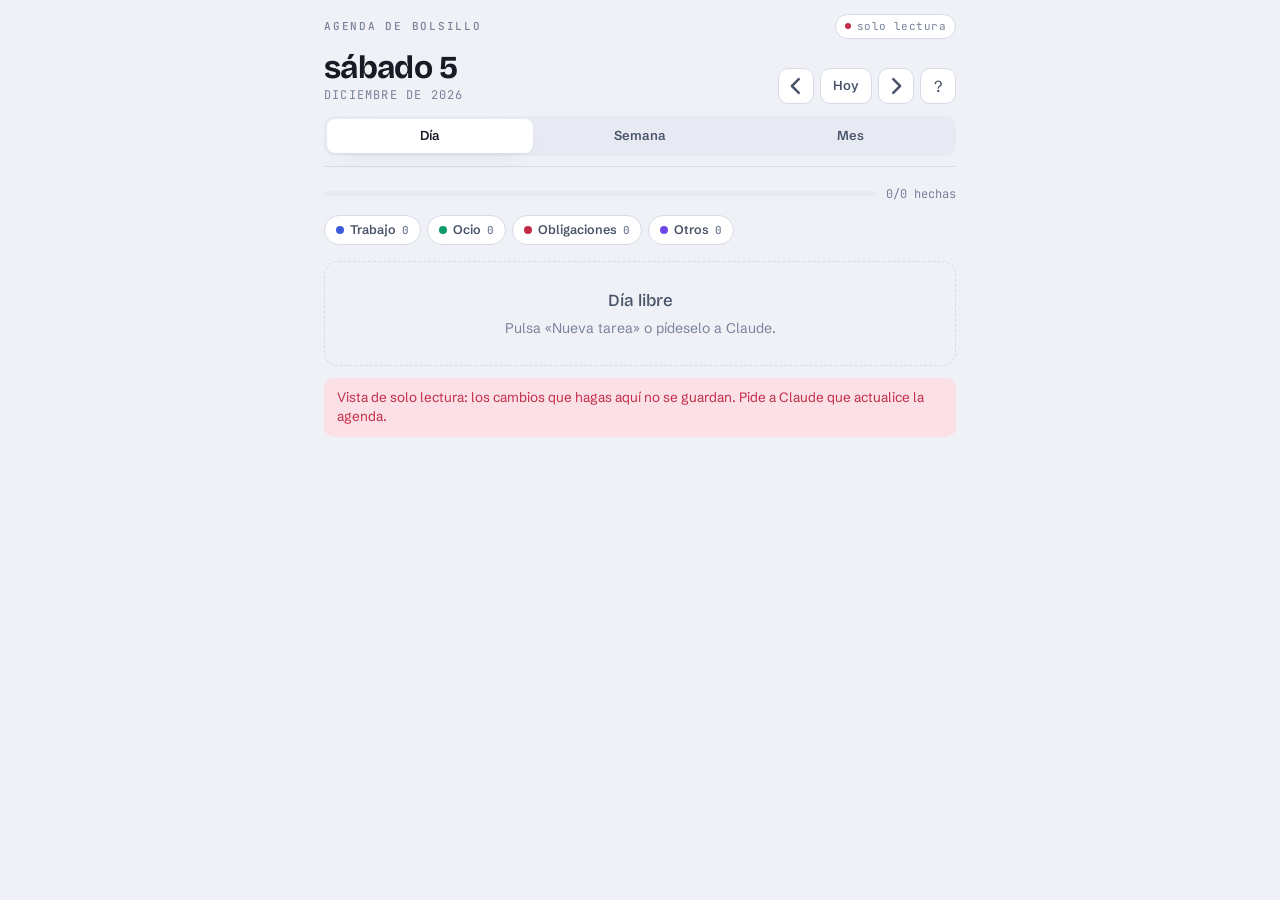
<file: calendario/plantilla.html>
<title>Agenda de Bolsillo</title>
<link rel="preconnect" href="https://fonts.googleapis.com">
<link rel="preconnect" href="https://fonts.gstatic.com" crossorigin>
<link rel="stylesheet" href="https://fonts.googleapis.com/css2?family=Bricolage+Grotesque:opsz,wght@12..96,500;12..96,700&family=JetBrains+Mono:wght@400;500&family=Schibsted+Grotesk:wght@400;500;600;700&display=swap">
<style id="estilos">
*,*::before,*::after{box-sizing:border-box}
html{-webkit-text-size-adjust:100%}
body{margin:0}
button,input,select,textarea{font:inherit;color:inherit}
:root{
  --ground:#EFF1F6;
  --superficie:#FFFFFF;
  --superficie-2:#E7EAF2;
  --linea:#D6DBE7;
  --linea-fuerte:#BFC6D6;
  --tinta:#161B26;
  --tinta-2:#4A5468;
  --tinta-3:#78829A;
  --acento:#3B5BDB;
  --acento-tenue:#E3E8FC;
  --trabajo:#3B5BDB;
  --ocio:#0C9A6C;
  --obligaciones:#C42A48;
  --otros:#7048E8;
  --trabajo-tenue:#E3E8FC;
  --ocio-tenue:#D8F3E8;
  --obligaciones-tenue:#FBE0E5;
  --otros-tenue:#EBE3FD;
  --sombra:0 1px 2px rgba(22,27,38,.05),0 10px 28px -14px rgba(22,27,38,.22);
  --f-display:'Bricolage Grotesque','Trebuchet MS',system-ui,sans-serif;
  --f-texto:'Schibsted Grotesk',system-ui,-apple-system,'Segoe UI',sans-serif;
  --f-mono:'JetBrains Mono',ui-monospace,SFMono-Regular,Menlo,monospace;
  --r:14px;
}
@media (prefers-color-scheme:dark){
  :root:not([data-theme="light"]){
    --ground:#101320;
    --superficie:#181C2A;
    --superficie-2:#212637;
    --linea:#2B3145;
    --linea-fuerte:#3B4360;
    --tinta:#E8EBF3;
    --tinta-2:#A8B0C4;
    --tinta-3:#78819A;
    --acento:#8398FF;
    --acento-tenue:#222A48;
    --trabajo:#8398FF;
    --ocio:#3DD9A0;
    --obligaciones:#FF7089;
    --otros:#B197FC;
    --trabajo-tenue:#1F2645;
    --ocio-tenue:#0F3129;
    --obligaciones-tenue:#3A1B26;
    --otros-tenue:#2A1F45;
    --sombra:0 1px 2px rgba(0,0,0,.35),0 12px 30px -16px rgba(0,0,0,.7);
  }
}
:root[data-theme="dark"]{
  --ground:#101320;
  --superficie:#181C2A;
  --superficie-2:#212637;
  --linea:#2B3145;
  --linea-fuerte:#3B4360;
  --tinta:#E8EBF3;
  --tinta-2:#A8B0C4;
  --tinta-3:#78819A;
  --acento:#8398FF;
  --acento-tenue:#222A48;
  --trabajo:#8398FF;
  --ocio:#3DD9A0;
  --obligaciones:#FF7089;
  --otros:#B197FC;
  --trabajo-tenue:#1F2645;
  --ocio-tenue:#0F3129;
  --obligaciones-tenue:#3A1B26;
  --otros-tenue:#2A1F45;
  --sombra:0 1px 2px rgba(0,0,0,.35),0 12px 30px -16px rgba(0,0,0,.7);
}
body{
  background:var(--ground);
  color:var(--tinta);
  font-family:var(--f-texto);
  font-size:16px;
  line-height:1.5;
  -webkit-font-smoothing:antialiased;
}
#app{max-width:660px;margin:0 auto;padding:0 14px 120px;min-height:100vh}
:focus-visible{outline:2px solid var(--acento);outline-offset:2px;border-radius:6px}

/* ---------- cabecera ---------- */
.barra{
  position:sticky;top:0;z-index:30;
  background:var(--ground);
  padding:14px 0 10px;
  border-bottom:1px solid var(--linea);
  display:flex;flex-direction:column;gap:12px;
}
.barra__marca{display:flex;align-items:center;justify-content:space-between;gap:10px}
.marca{
  font-family:var(--f-mono);font-size:11px;font-weight:500;
  letter-spacing:.16em;text-transform:uppercase;color:var(--tinta-3);
}
.estado{
  display:inline-flex;align-items:center;gap:6px;
  font-family:var(--f-mono);font-size:11px;letter-spacing:.04em;
  color:var(--tinta-3);border:1px solid var(--linea);
  background:var(--superficie);border-radius:999px;padding:3px 9px;
}
.estado__punto{width:6px;height:6px;border-radius:50%;background:var(--ocio);flex:none}
.estado[data-e="pendiente"] .estado__punto,.estado[data-e="guardando"] .estado__punto{background:var(--acento)}
.estado[data-e="error"] .estado__punto,.estado[data-e="lectura"] .estado__punto{background:var(--obligaciones)}
.barra__titulo{display:flex;align-items:flex-end;justify-content:space-between;gap:12px;flex-wrap:wrap}
.fecha-grande{margin:0;font-family:var(--f-display);font-weight:700;font-size:32px;line-height:1.05;letter-spacing:-.02em;text-wrap:balance}
.fecha-chica{margin:2px 0 0;font-family:var(--f-mono);font-size:12px;letter-spacing:.1em;text-transform:uppercase;color:var(--tinta-3)}
.nav{display:flex;align-items:center;gap:6px}
.nav__b{
  width:36px;height:36px;display:grid;place-items:center;
  background:var(--superficie);border:1px solid var(--linea);border-radius:10px;
  cursor:pointer;color:var(--tinta-2);
}
.nav__b:hover{border-color:var(--linea-fuerte);color:var(--tinta)}
.nav__hoy{width:auto;padding:0 12px;font-size:13px;font-weight:600}
.conmutador{display:flex;gap:4px;background:var(--superficie-2);border-radius:11px;padding:3px}
.conmutador__b{
  flex:1;padding:7px 4px;border:0;background:transparent;border-radius:8px;cursor:pointer;
  font-size:13px;font-weight:600;color:var(--tinta-2);
}
.conmutador__b[aria-pressed="true"]{background:var(--superficie);color:var(--tinta);box-shadow:var(--sombra)}

/* ---------- resumen y filtros ---------- */
.resumen{display:flex;align-items:center;gap:10px;margin:18px 0 12px}
.progreso{flex:1;height:5px;border-radius:99px;background:var(--superficie-2);overflow:hidden}
.progreso__i{height:100%;background:var(--acento);border-radius:99px;transition:width .3s ease}
.resumen__t{font-family:var(--f-mono);font-size:12px;color:var(--tinta-3);white-space:nowrap}
.filtros{display:flex;gap:6px;flex-wrap:wrap;margin-bottom:16px}
.chip{
  display:inline-flex;align-items:center;gap:6px;
  padding:5px 11px;border-radius:999px;cursor:pointer;
  border:1px solid var(--linea);background:var(--superficie);
  font-size:12.5px;font-weight:600;color:var(--tinta-2);
}
.chip__punto{width:8px;height:8px;border-radius:50%;flex:none}
.chip[aria-pressed="true"]{border-color:transparent;color:var(--tinta)}
.chip[data-cat="trabajo"][aria-pressed="true"]{background:var(--trabajo-tenue)}
.chip[data-cat="ocio"][aria-pressed="true"]{background:var(--ocio-tenue)}
.chip[data-cat="obligaciones"][aria-pressed="true"]{background:var(--obligaciones-tenue)}
.chip[data-cat="otros"][aria-pressed="true"]{background:var(--otros-tenue)}
.chip__n{font-family:var(--f-mono);font-size:11px;color:var(--tinta-3)}

/* ---------- secciones y tareas ---------- */
.tramo{margin:0 0 22px}
.tramo__cab{
  display:flex;align-items:center;gap:10px;margin:0 0 9px;
  font-family:var(--f-mono);font-size:11px;font-weight:500;
  letter-spacing:.14em;text-transform:uppercase;color:var(--tinta-3);
}
.tramo__cab::after{content:"";flex:1;height:1px;background:var(--linea)}
.lista{display:flex;flex-direction:column;gap:7px}
.tarea{
  position:relative;display:flex;align-items:flex-start;gap:11px;
  background:var(--superficie);border:1px solid var(--linea);
  border-radius:var(--r);padding:11px 12px 11px 15px;overflow:hidden;
}
.tarea::before{content:"";position:absolute;left:0;top:0;bottom:0;width:4px;background:var(--tinta-3)}
.tarea[data-cat="trabajo"]::before{background:var(--trabajo)}
.tarea[data-cat="ocio"]::before{background:var(--ocio)}
.tarea[data-cat="obligaciones"]::before{background:var(--obligaciones)}
.tarea[data-cat="otros"]::before{background:var(--otros)}
.tarea--hecha{background:transparent;border-style:dashed}
.tarea--hecha .tarea__t{text-decoration:line-through;color:var(--tinta-3)}
.tarea--hecha::before{opacity:.4}
.marca-b{
  flex:none;width:22px;height:22px;margin-top:1px;border-radius:50%;
  border:1.5px solid var(--linea-fuerte);background:transparent;cursor:pointer;
  display:grid;place-items:center;color:transparent;padding:0;
}
.marca-b:hover{border-color:var(--acento)}
.marca-b[aria-pressed="true"]{background:var(--acento);border-color:var(--acento);color:#fff}
.marca-b svg{width:12px;height:12px}
.tarea__cuerpo{flex:1;min-width:0}
.tarea__fila{display:flex;align-items:baseline;gap:9px}
.tarea__h{font-family:var(--f-mono);font-size:12.5px;font-weight:500;color:var(--tinta-2);flex:none;font-variant-numeric:tabular-nums}
.tarea__t{margin:0;font-size:15.5px;font-weight:600;line-height:1.35;word-break:break-word}
.tarea__n{margin:3px 0 0;font-size:13.5px;color:var(--tinta-2);line-height:1.45;word-break:break-word}
.tarea__meta{margin-top:5px;display:flex;gap:8px;align-items:center;flex-wrap:wrap}
.etiqueta{
  font-family:var(--f-mono);font-size:10.5px;letter-spacing:.08em;text-transform:uppercase;
  padding:2px 7px;border-radius:5px;font-weight:500;
}
.etiqueta[data-cat="trabajo"]{background:var(--trabajo-tenue);color:var(--trabajo)}
.etiqueta[data-cat="ocio"]{background:var(--ocio-tenue);color:var(--ocio)}
.etiqueta[data-cat="obligaciones"]{background:var(--obligaciones-tenue);color:var(--obligaciones)}
.etiqueta[data-cat="otros"]{background:var(--otros-tenue);color:var(--otros)}
.acciones{display:flex;gap:2px;flex:none;align-self:flex-start}
.icono-b{
  width:30px;height:30px;display:grid;place-items:center;padding:0;
  background:transparent;border:0;border-radius:8px;cursor:pointer;color:var(--tinta-3);
}
.icono-b:hover{background:var(--superficie-2);color:var(--tinta)}
.icono-b svg{width:15px;height:15px}
.vacio{
  border:1px dashed var(--linea);border-radius:var(--r);padding:26px 18px;text-align:center;
  color:var(--tinta-3);font-size:14px;
}
.vacio strong{display:block;font-family:var(--f-display);font-size:17px;color:var(--tinta-2);margin-bottom:4px;font-weight:500}

/* ---------- vista semana ---------- */
.dia-bloque{margin-bottom:18px}
.dia-bloque__cab{
  display:flex;align-items:center;gap:9px;margin-bottom:8px;width:100%;
  background:transparent;border:0;padding:0;cursor:pointer;text-align:left;
}
.dia-bloque__n{
  font-family:var(--f-mono);font-size:13px;font-weight:500;
  width:30px;height:30px;display:grid;place-items:center;border-radius:9px;
  background:var(--superficie-2);color:var(--tinta-2);flex:none;
}
.dia-bloque--hoy .dia-bloque__n{background:var(--acento);color:#fff}
.dia-bloque__d{font-size:14px;font-weight:600;text-transform:capitalize}
.dia-bloque__c{font-family:var(--f-mono);font-size:11px;color:var(--tinta-3);margin-left:auto}

/* ---------- vista mes ---------- */
.mes{display:grid;grid-template-columns:repeat(7,1fr);gap:5px;margin-top:4px}
.mes__dow{
  text-align:center;font-family:var(--f-mono);font-size:10px;letter-spacing:.08em;
  text-transform:uppercase;color:var(--tinta-3);padding-bottom:4px;
}
.celda{
  aspect-ratio:1/1.12;display:flex;flex-direction:column;align-items:center;gap:4px;
  padding:6px 3px 5px;border-radius:11px;border:1px solid transparent;
  background:var(--superficie);cursor:pointer;
}
.celda:hover{border-color:var(--linea-fuerte)}
.celda--fuera{background:transparent;opacity:.4}
.celda--sel{background:var(--acento-tenue);border-color:var(--acento-tenue)}
.celda--sel .celda__n{color:var(--tinta)}
.celda--hoy{border-color:var(--acento)}
.celda__n{font-family:var(--f-mono);font-size:13px;font-weight:500;color:var(--tinta-2);font-variant-numeric:tabular-nums}
.celda--hoy .celda__n{color:var(--acento);font-weight:700}
.celda--sel.celda--hoy .celda__n{color:var(--acento)}
.puntos{display:flex;flex-wrap:wrap;gap:3px;justify-content:center;align-content:flex-start;flex:1}
.punto{width:6px;height:6px;border-radius:50%;background:var(--tinta-3)}
.punto[data-cat="trabajo"]{background:var(--trabajo)}
.punto[data-cat="ocio"]{background:var(--ocio)}
.punto[data-cat="obligaciones"]{background:var(--obligaciones)}
.punto[data-cat="otros"]{background:var(--otros)}
.punto--mas{width:auto;height:auto;background:none;font-family:var(--f-mono);font-size:9px;color:var(--tinta-3);line-height:1;align-self:center}
.punto--ok{width:7px;height:7px;background:transparent;border:1.5px solid var(--ocio);opacity:.65}
.leyenda{display:flex;flex-wrap:wrap;gap:12px;margin-top:16px;padding-top:14px;border-top:1px solid var(--linea)}
.leyenda__i{display:flex;align-items:center;gap:6px;font-size:12px;color:var(--tinta-2)}

/* ---------- botón flotante ---------- */
.fab{
  position:fixed;right:max(18px,calc(50% - 330px + 18px));bottom:22px;z-index:40;
  height:52px;padding:0 20px;border:0;border-radius:26px;cursor:pointer;
  background:var(--acento);color:#fff;font-weight:700;font-size:15px;
  display:inline-flex;align-items:center;gap:8px;
  box-shadow:0 6px 20px -6px rgba(59,91,219,.55);
}
.fab svg{width:17px;height:17px}
.fab:hover{filter:brightness(1.08)}

/* ---------- dictado ---------- */
.flotantes{
  position:fixed;right:max(18px,calc(50% - 330px + 18px));bottom:22px;z-index:40;
  display:flex;align-items:center;gap:10px;
}
.fab--sec{
  height:52px;width:52px;padding:0;border-radius:50%;cursor:pointer;
  background:var(--superficie);color:var(--tinta-2);border:1px solid var(--linea);
  display:grid;place-items:center;box-shadow:var(--sombra);
}
.fab--sec:hover{color:var(--tinta);border-color:var(--linea-fuerte)}
.fab--sec svg{width:19px;height:19px}
.micro{
  position:relative;display:grid;place-items:center;margin:4px auto 12px;
  width:94px;height:94px;border-radius:50%;cursor:pointer;border:0;
  background:var(--acento);color:#fff;
  box-shadow:0 8px 26px -8px rgba(59,91,219,.55);
}
.micro svg{width:33px;height:33px;position:relative;z-index:1}
.micro__aro{position:absolute;inset:-3px;border-radius:50%;border:2px solid var(--acento);opacity:0}
.micro[aria-pressed="true"]{background:var(--obligaciones);box-shadow:0 8px 26px -8px rgba(196,42,72,.55)}
.micro[aria-pressed="true"] .micro__aro{border-color:var(--obligaciones);animation:latir 1.6s ease-out infinite}
@keyframes latir{0%{transform:scale(1);opacity:.75}100%{transform:scale(1.5);opacity:0}}
.micro__pie{text-align:center;font-size:13.5px;color:var(--tinta-2);margin:0 0 14px;min-height:20px;line-height:1.45}
.previa{
  position:relative;overflow:hidden;margin-top:14px;
  border:1px solid var(--linea);background:var(--superficie);
  border-radius:var(--r);padding:12px 14px 13px 17px;
}
.previa::before{content:"";position:absolute;left:0;top:0;bottom:0;width:4px;background:var(--tinta-3)}
.previa[data-cat="trabajo"]::before{background:var(--trabajo)}
.previa[data-cat="ocio"]::before{background:var(--ocio)}
.previa[data-cat="obligaciones"]::before{background:var(--obligaciones)}
.previa[data-cat="otros"]::before{background:var(--otros)}
.previa__e{font-family:var(--f-mono);font-size:10px;letter-spacing:.12em;text-transform:uppercase;color:var(--tinta-3)}
.previa__t{margin:5px 0 9px;font-size:17px;font-weight:700;line-height:1.3;word-break:break-word}
.previa__meta{display:flex;flex-wrap:wrap;gap:8px;align-items:center;font-size:13px;color:var(--tinta-2)}
.previa__d{}
.previa__h{font-family:var(--f-mono);font-variant-numeric:tabular-nums}
.previa__nota{margin:9px 0 0;font-size:12.5px;color:var(--tinta-3);line-height:1.45}
.previa--vacia{
  border-style:dashed;background:transparent;color:var(--tinta-3);
  text-align:center;font-size:13.5px;padding:20px 16px;
}
.previa--vacia::before{display:none}
@media (prefers-reduced-motion:reduce){.micro__aro{animation:none !important}}

/* ---------- capa / formulario ---------- */
.velo{
  position:fixed;inset:0;z-index:50;background:rgba(16,19,32,.55);
  display:flex;align-items:flex-end;justify-content:center;padding:0;
  backdrop-filter:blur(2px);
}
.hoja{
  width:100%;max-width:660px;max-height:92vh;overflow-y:auto;
  background:var(--ground);border-radius:20px 20px 0 0;
  padding:20px 18px calc(24px + env(safe-area-inset-bottom));
  border-top:1px solid var(--linea);
  animation:subir .22s ease-out;
}
@keyframes subir{from{transform:translateY(16px);opacity:.6}to{transform:none;opacity:1}}
@media (prefers-reduced-motion:reduce){
  .hoja{animation:none}
  .progreso__i{transition:none}
}
@media (min-width:680px){
  .velo{align-items:center;padding:20px}
  .hoja{border-radius:18px;border:1px solid var(--linea)}
}
.hoja__cab{display:flex;align-items:center;justify-content:space-between;margin-bottom:16px}
.hoja__t{margin:0;font-family:var(--f-display);font-size:21px;font-weight:700;letter-spacing:-.01em}
.campo{display:block;margin-bottom:13px}
.campo__e{display:block;font-family:var(--f-mono);font-size:10.5px;letter-spacing:.12em;text-transform:uppercase;color:var(--tinta-3);margin-bottom:5px}
.campo__c{
  width:100%;padding:11px 12px;border-radius:10px;
  border:1px solid var(--linea);background:var(--superficie);color:var(--tinta);
  font-size:16px;font-family:var(--f-texto);
}
.campo__c:focus{border-color:var(--acento);outline:none;box-shadow:0 0 0 3px var(--acento-tenue)}
textarea.campo__c{resize:vertical;min-height:64px;line-height:1.5}
.dupla{display:grid;grid-template-columns:1fr 1fr;gap:10px}
.cats{display:grid;grid-template-columns:repeat(2,1fr);gap:7px}
.cat-b{
  display:flex;align-items:center;gap:8px;padding:11px 12px;cursor:pointer;
  border:1.5px solid var(--linea);border-radius:10px;background:var(--superficie);
  font-size:14px;font-weight:600;color:var(--tinta-2);text-align:left;
}
.cat-b[aria-pressed="true"]{color:var(--tinta)}
.cat-b[data-cat="trabajo"][aria-pressed="true"]{border-color:var(--trabajo);background:var(--trabajo-tenue)}
.cat-b[data-cat="ocio"][aria-pressed="true"]{border-color:var(--ocio);background:var(--ocio-tenue)}
.cat-b[data-cat="obligaciones"][aria-pressed="true"]{border-color:var(--obligaciones);background:var(--obligaciones-tenue)}
.cat-b[data-cat="otros"][aria-pressed="true"]{border-color:var(--otros);background:var(--otros-tenue)}
.cat-b__p{width:10px;height:10px;border-radius:50%;flex:none}
.hoja__pie{display:flex;gap:9px;margin-top:18px}
.b{
  flex:1;padding:13px;border-radius:11px;border:1px solid var(--linea);cursor:pointer;
  background:var(--superficie);color:var(--tinta);font-size:15px;font-weight:600;
}
.b--principal{background:var(--acento);border-color:var(--acento);color:#fff}
.b--principal:hover{filter:brightness(1.08)}
.b--peligro{color:var(--obligaciones);border-color:var(--obligaciones);background:transparent;flex:none;padding:13px 16px}
.ayuda{font-size:14.5px;color:var(--tinta-2);line-height:1.6}
.ayuda h3{font-family:var(--f-display);font-size:15px;margin:18px 0 6px;color:var(--tinta);font-weight:700}
.ayuda h3:first-child{margin-top:0}
.ayuda p{margin:0 0 8px}
.ayuda code{
  font-family:var(--f-mono);font-size:13px;background:var(--superficie-2);
  padding:2px 6px;border-radius:5px;color:var(--tinta);
}
.ayuda ul{margin:0 0 8px;padding-left:18px}
.ayuda li{margin-bottom:4px}
.aviso{
  background:var(--obligaciones-tenue);color:var(--obligaciones);
  border-radius:10px;padding:10px 13px;font-size:13.5px;margin:12px 0 0;line-height:1.45;
}
</style>
<div id="app"></div>
<div id="capa"></div>
<noscript><p style="padding:32px;font:16px/1.6 system-ui">Esta agenda necesita JavaScript para funcionar.</p></noscript>
<script type="application/json" id="datos">__DATOS_CALENDARIO__</script>
<script id="interprete">__INTERPRETE__</script>
<script id="logica">
(function(){
'use strict';

/* ====== constantes de la página (se reemiten al republicar) ====== */
var TITULO = 'Agenda de Bolsillo';
var FUENTES = '<link rel="preconnect" href="https://fonts.googleapis.com">\n'
  + '<link rel="preconnect" href="https://fonts.gstatic.com" crossorigin>\n'
  + '<link rel="stylesheet" href="https://fonts.googleapis.com/css2?family=Bricolage+Grotesque:opsz,wght@12..96,500;12..96,700&family=JetBrains+Mono:wght@400;500&family=Schibsted+Grotesk:wght@400;500;600;700&display=swap">';
var CUERPO = '<div id="app"></div>\n<div id="capa"></div>\n'
  + '<noscript><p style="padding:32px;font:16px/1.6 system-ui">Esta agenda necesita JavaScript para funcionar.</p></noscript>';

var CATS = [
  {id:'trabajo',      n:'Trabajo'},
  {id:'ocio',         n:'Ocio'},
  {id:'obligaciones', n:'Obligaciones'},
  {id:'otros',        n:'Otros'}
];
var IDS_CAT = ['trabajo','ocio','obligaciones','otros'];
var DOW = ['L','M','X','J','V','S','D'];
var CORTE_TARDE = '14:00';

var SVG_CHECK = '<svg viewBox="0 0 16 16" fill="none" stroke="currentColor" stroke-width="2.5" stroke-linecap="round" stroke-linejoin="round"><path d="M3 8.5l3.2 3.2L13 4.5"/></svg>';
var SVG_LAPIZ  = '<svg viewBox="0 0 16 16" fill="none" stroke="currentColor" stroke-width="1.6" stroke-linecap="round" stroke-linejoin="round"><path d="M11.2 2.3l2.5 2.5L5.4 13 2 14l1-3.4z"/></svg>';
var SVG_MAS    = '<svg viewBox="0 0 16 16" fill="none" stroke="currentColor" stroke-width="2.2" stroke-linecap="round"><path d="M8 3v10M3 8h10"/></svg>';
var SVG_MICRO  = '<svg viewBox="0 0 24 24" fill="none" stroke="currentColor" stroke-width="1.9" stroke-linecap="round" stroke-linejoin="round"><rect x="9" y="2" width="6" height="11" rx="3"/><path d="M5 10v1a7 7 0 0 0 14 0v-1M12 19v3"/></svg>';
var SVG_IZQ    = '<svg viewBox="0 0 16 16" fill="none" stroke="currentColor" stroke-width="1.8" stroke-linecap="round" stroke-linejoin="round"><path d="M10 3L5 8l5 5"/></svg>';
var SVG_DER    = '<svg viewBox="0 0 16 16" fill="none" stroke="currentColor" stroke-width="1.8" stroke-linecap="round" stroke-linejoin="round"><path d="M6 3l5 5-5 5"/></svg>';

/* ====== estado ====== */
var datos = leerDatos();
var vista = recordar('vista') || 'dia';
var foco = hoyISO();
var filtros = [];
var modo = 'conectando';          /* conectando | escritura | lectura */
var api = null;
var sucio = false;
var estado = 'conectando';        /* conectando | guardado | pendiente | guardando | error | lectura */
var reloj = null, publicando = false, reintentos = 0, confirmandoBorrado = null;
var hayVoz = !!(window.SpeechRecognition || window.webkitSpeechRecognition);
var reconocedor = null, escuchando = false;

function leerDatos(){
  var d;
  try { d = JSON.parse(document.getElementById('datos').textContent); }
  catch(e){ d = null; }
  if (!d || typeof d !== 'object') d = {};
  if (!Array.isArray(d.tareas)) d.tareas = [];
  d.version = 1;
  d.tareas = d.tareas.filter(function(t){ return t && t.titulo && /^\d{4}-\d{2}-\d{2}$/.test(t.fecha || ''); })
    .map(function(t){
      return {
        id: t.id || nuevoId(),
        fecha: t.fecha,
        hora: /^\d{2}:\d{2}$/.test(t.hora || '') ? t.hora : '',
        titulo: String(t.titulo),
        categoria: IDS_CAT.indexOf(t.categoria) >= 0 ? t.categoria : 'otros',
        notas: t.notas ? String(t.notas) : '',
        hecha: !!t.hecha,
        creada: t.creada || new Date().toISOString()
      };
    });
  return d;
}

/* ====== utilidades ====== */
function esc(s){
  return String(s == null ? '' : s).replace(/[&<>"']/g, function(c){
    return {'&':'&amp;','<':'&lt;','>':'&gt;','"':'&quot;',"'":'&#39;'}[c];
  });
}
function nuevoId(){ return 't' + Date.now().toString(36) + Math.random().toString(36).slice(2,7); }
function dosD(n){ return (n < 10 ? '0' : '') + n; }
function isoDe(d){ return d.getFullYear() + '-' + dosD(d.getMonth()+1) + '-' + dosD(d.getDate()); }
function deIso(s){ var p = s.split('-'); return new Date(+p[0], +p[1]-1, +p[2]); }
function hoyISO(){ return isoDe(new Date()); }
function sumar(iso, n){ var d = deIso(iso); d.setDate(d.getDate() + n); return isoDe(d); }
function lunesDe(iso){ var d = deIso(iso); var w = (d.getDay() + 6) % 7; d.setDate(d.getDate() - w); return isoDe(d); }
function fmt(iso, opts){ try { return deIso(iso).toLocaleDateString('es-ES', opts); } catch(e){ return iso; } }
function recordar(k, v){
  try {
    if (v === undefined) return localStorage.getItem('agenda.' + k);
    localStorage.setItem('agenda.' + k, v);
  } catch(e){}
  return null;
}
function nombreCat(id){
  for (var i = 0; i < CATS.length; i++) if (CATS[i].id === id) return CATS[i].n;
  return 'Otros';
}
function ordenar(a, b){
  var ha = a.hora || '99:99', hb = b.hora || '99:99';
  if (ha !== hb) return ha < hb ? -1 : 1;
  return (a.creada || '') < (b.creada || '') ? -1 : 1;
}
function delDia(iso, aplicarFiltro){
  return datos.tareas.filter(function(t){
    if (t.fecha !== iso) return false;
    if (aplicarFiltro && filtros.length && filtros.indexOf(t.categoria) < 0) return false;
    return true;
  }).sort(ordenar);
}
function porId(id){
  for (var i = 0; i < datos.tareas.length; i++) if (datos.tareas[i].id === id) return datos.tareas[i];
  return null;
}

/* ====== documento completo para republicar ====== */
function documentoCompleto(d){
  var css = document.getElementById('estilos').textContent;
  var js  = document.getElementById('logica').textContent;
  var interprete = document.getElementById('interprete').textContent;
  var json = JSON.stringify(d, null, 2).replace(/</g, '\\u003c');
  return [
    '<!doctype html>',
    '<html lang="es">',
    '<head>',
    '<meta charset="utf-8">',
    '<meta name="viewport" content="width=device-width, initial-scale=1, viewport-fit=cover">',
    '<title>' + TITULO + '<\/title>',
    FUENTES,
    '<style id="estilos">' + css + '<\/style>',
    '<\/head>',
    '<body>',
    CUERPO,
    '<script type="application/json" id="datos">' + json + '<\/script>',
    '<script id="interprete">' + interprete + '<\/script>',
    '<script id="logica">' + js + '<\/script>',
    '<\/body>',
    '<\/html>'
  ].join('\n');
}

/* ====== guardado ====== */
function pintarEstado(){
  var el = document.querySelector('.estado');
  if (!el) return;
  var txt = {
    conectando:'conectando', guardado:'guardado', pendiente:'sin guardar',
    guardando:'guardando…', error:'reintentando', lectura:'solo lectura'
  }[estado] || estado;
  el.setAttribute('data-e', estado);
  el.querySelector('.estado__txt').textContent = txt;
}
function marcarSucio(){
  sucio = true;
  if (modo === 'lectura'){ estado = 'lectura'; pintarEstado(); return; }
  estado = 'pendiente'; pintarEstado();
  if (modo !== 'escritura') return;
  clearTimeout(reloj);
  reloj = setTimeout(publicar, 1200);
}
function publicar(){
  if (modo !== 'escritura' || publicando || !sucio) return;
  publicando = true;
  estado = 'guardando'; pintarEstado();
  datos.actualizado = new Date().toISOString();
  api.publish(documentoCompleto(datos)).then(function(){
    /* la vista se recarga sola a la nueva versión */
    sucio = false;
  }, function(err){
    publicando = false;
    var c = err && err.code;
    if (c === 'conflict'){
      estado = 'guardando'; /* llega una recarga con la versión ganadora */
    } else if (c === 'not_writer' || c === 'not_granted' || c === 'not_declared'
            || c === 'consent_required' || c === 'capability_disabled' || c === 'capability_removed'){
      modo = 'lectura'; estado = 'lectura'; render();
    } else if (c === 'rate_limited'){
      estado = 'pendiente'; clearTimeout(reloj); reloj = setTimeout(publicar, 9000);
    } else if (c === 'too_large' || c === 'invalid_content' || c === 'transform_error'){
      estado = 'error';
    } else if (reintentos < 1){
      reintentos++; estado = 'error';
      clearTimeout(reloj); reloj = setTimeout(publicar, 2500 + Math.random() * 1500);
    } else {
      estado = 'error';
    }
    pintarEstado();
  });
}
function mutar(fn){
  fn();
  render();
  marcarSucio();
}

/* ====== cabecera ====== */
function cabecera(){
  var grande, chica;
  if (vista === 'dia'){
    grande = fmt(foco, {weekday:'long', day:'numeric'});
    chica = fmt(foco, {month:'long', year:'numeric'});
  } else if (vista === 'semana'){
    var l = lunesDe(foco), d = sumar(l, 6);
    grande = fmt(l, {day:'numeric', month:'short'}) + ' – ' + fmt(d, {day:'numeric', month:'short'});
    chica = 'semana · ' + fmt(l, {year:'numeric'});
  } else {
    grande = fmt(foco, {month:'long'});
    chica = fmt(foco, {year:'numeric'});
  }
  var h = '<header class="barra">';
  h += '<div class="barra__marca"><span class="marca">Agenda de bolsillo</span>';
  h += '<span class="estado" data-e="' + estado + '"><span class="estado__punto"></span><span class="estado__txt">…</span></span></div>';
  h += '<div class="barra__titulo"><div>';
  h += '<h1 class="fecha-grande">' + esc(grande) + '</h1>';
  h += '<p class="fecha-chica">' + esc(chica) + '</p></div>';
  h += '<div class="nav">';
  h += '<button class="nav__b" data-accion="atras" aria-label="Anterior">' + SVG_IZQ + '</button>';
  h += '<button class="nav__b nav__hoy" data-accion="hoy">Hoy</button>';
  h += '<button class="nav__b" data-accion="delante" aria-label="Siguiente">' + SVG_DER + '</button>';
  h += '<button class="nav__b" data-accion="ayuda" aria-label="Cómo añadir tareas">?</button>';
  h += '</div></div>';
  h += '<div class="conmutador">';
  ['dia','semana','mes'].forEach(function(v){
    var etq = {dia:'Día', semana:'Semana', mes:'Mes'}[v];
    h += '<button class="conmutador__b" data-accion="vista" data-v="' + v + '" aria-pressed="' + (vista === v) + '">' + etq + '</button>';
  });
  h += '</div></header>';
  return h;
}

/* ====== tarjeta de tarea ====== */
function tarjeta(t, compacta){
  var h = '<li class="tarea' + (t.hecha ? ' tarea--hecha' : '') + '" data-cat="' + t.categoria + '">';
  h += '<button class="marca-b" data-accion="alternar" data-id="' + t.id + '" aria-pressed="' + t.hecha + '" aria-label="Marcar como hecha">' + SVG_CHECK + '</button>';
  h += '<div class="tarea__cuerpo"><div class="tarea__fila">';
  if (t.hora) h += '<span class="tarea__h">' + esc(t.hora) + '</span>';
  h += '<p class="tarea__t">' + esc(t.titulo) + '</p></div>';
  if (t.notas) h += '<p class="tarea__n">' + esc(t.notas) + '</p>';
  if (!compacta) h += '<div class="tarea__meta"><span class="etiqueta" data-cat="' + t.categoria + '">' + nombreCat(t.categoria) + '</span></div>';
  h += '</div>';
  h += '<div class="acciones"><button class="icono-b" data-accion="editar" data-id="' + t.id + '" aria-label="Editar tarea">' + SVG_LAPIZ + '</button></div>';
  h += '</li>';
  return h;
}

/* ====== vista día ====== */
function vistaDia(){
  var todas = delDia(foco, false);
  var lista = delDia(foco, true);
  var hechas = todas.filter(function(t){ return t.hecha; }).length;
  var pct = todas.length ? Math.round(hechas / todas.length * 100) : 0;

  var h = '<div class="resumen"><div class="progreso"><div class="progreso__i" style="width:' + pct + '%"></div></div>';
  h += '<span class="resumen__t">' + hechas + '/' + todas.length + ' hechas</span></div>';

  h += '<div class="filtros">';
  CATS.forEach(function(c){
    var n = todas.filter(function(t){ return t.categoria === c.id; }).length;
    var on = filtros.indexOf(c.id) >= 0;
    h += '<button class="chip" data-accion="filtro" data-cat="' + c.id + '" aria-pressed="' + on + '">';
    h += '<span class="chip__punto" style="background:var(--' + c.id + ')"></span>' + c.n;
    h += '<span class="chip__n">' + n + '</span></button>';
  });
  h += '</div>';

  if (!lista.length){
    h += '<div class="vacio"><strong>' + (todas.length ? 'Nada con esos filtros' : 'Día libre') + '</strong>'
       + (todas.length ? 'Quita algún filtro para ver el resto.' : 'Pulsa «Nueva tarea» o pídeselo a Claude.') + '</div>';
    return h;
  }

  var tramos = [
    {t:'Mañana',        f:function(x){ return x.hora && x.hora < CORTE_TARDE; }},
    {t:'Tarde y noche', f:function(x){ return x.hora && x.hora >= CORTE_TARDE; }},
    {t:'Sin hora fija', f:function(x){ return !x.hora; }}
  ];
  tramos.forEach(function(tr){
    var g = lista.filter(tr.f);
    if (!g.length) return;
    var quedan = g.filter(function(x){ return !x.hecha; }).length;
    h += '<section class="tramo"><h2 class="tramo__cab">' + tr.t + (quedan ? ' · quedan ' + quedan : '') + '</h2><ul class="lista">';
    g.forEach(function(t){ h += tarjeta(t, false); });
    h += '</ul></section>';
  });
  return h;
}

/* ====== vista semana ====== */
function vistaSemana(){
  var l = lunesDe(foco), hoy = hoyISO(), h = '';
  for (var i = 0; i < 7; i++){
    var iso = sumar(l, i);
    var g = delDia(iso, true);
    var quedan = g.filter(function(x){ return !x.hecha; }).length;
    h += '<div class="dia-bloque' + (iso === hoy ? ' dia-bloque--hoy' : '') + '">';
    h += '<button class="dia-bloque__cab" data-accion="ir-dia" data-f="' + iso + '">';
    h += '<span class="dia-bloque__n">' + deIso(iso).getDate() + '</span>';
    h += '<span class="dia-bloque__d">' + esc(fmt(iso, {weekday:'long'})) + '</span>';
    h += '<span class="dia-bloque__c">' + (g.length ? quedan + ' por hacer' : 'libre') + '</span>';
    h += '</button>';
    if (g.length){
      h += '<ul class="lista">';
      g.forEach(function(t){ h += tarjeta(t, true); });
      h += '</ul>';
    }
    h += '</div>';
  }
  return h;
}

/* ====== vista mes ====== */
function vistaMes(){
  var base = deIso(foco);
  var primero = new Date(base.getFullYear(), base.getMonth(), 1);
  var inicio = deIso(lunesDe(isoDe(primero)));
  var hoy = hoyISO();
  var diasMes = new Date(base.getFullYear(), base.getMonth() + 1, 0).getDate();
  var desfase = (primero.getDay() + 6) % 7;
  var celdas = Math.ceil((desfase + diasMes) / 7) * 7;
  var h = '<div class="mes">';
  DOW.forEach(function(d){ h += '<div class="mes__dow">' + d + '</div>'; });
  for (var i = 0; i < celdas; i++){
    var d = new Date(inicio.getFullYear(), inicio.getMonth(), inicio.getDate() + i);
    var iso = isoDe(d);
    var fuera = d.getMonth() !== base.getMonth();
    var todas = delDia(iso, true);
    var g = todas.filter(function(t){ return !t.hecha; });
    var cls = 'celda' + (fuera ? ' celda--fuera' : '') + (iso === hoy ? ' celda--hoy' : '') + (iso === foco ? ' celda--sel' : '');
    h += '<button class="' + cls + '" data-accion="ir-dia" data-f="' + iso + '" aria-label="' + esc(fmt(iso, {day:'numeric', month:'long'})) + (g.length ? ', ' + g.length + ' por hacer' : '') + '">';
    h += '<span class="celda__n">' + d.getDate() + '</span><span class="puntos">';
    if (g.length){
      g.slice(0, 3).forEach(function(t){ h += '<span class="punto" data-cat="' + t.categoria + '"></span>'; });
      if (g.length > 3) h += '<span class="punto punto--mas">+' + (g.length - 3) + '</span>';
    } else if (todas.length){
      h += '<span class="punto punto--ok" title="todo hecho"></span>';
    }
    h += '</span></button>';
  }
  h += '</div><div class="leyenda">';
  CATS.forEach(function(c){
    h += '<span class="leyenda__i"><span class="punto" data-cat="' + c.id + '"></span>' + c.n + '</span>';
  });
  h += '<span class="leyenda__i"><span class="punto punto--ok"></span>Día completado</span></div>';
  return h;
}

/* ====== render ====== */
function render(){
  var h = cabecera() + '<main>';
  h += vista === 'dia' ? vistaDia() : vista === 'semana' ? vistaSemana() : vistaMes();
  h += '</main>';
  if (modo === 'lectura'){
    h += '<p class="aviso">Vista de solo lectura: los cambios que hagas aquí no se guardan. Pide a Claude que actualice la agenda.</p>';
  } else {
    h += '<div class="flotantes">';
    h += '<button class="fab--sec" data-accion="nueva" aria-label="Escribir una tarea a mano">' + SVG_MAS + '</button>';
    h += '<button class="fab" data-accion="dictar">' + SVG_MICRO + ' Dictar</button>';
    h += '</div>';
  }
  document.getElementById('app').innerHTML = h;
  pintarEstado();
}

/* ====== hoja de formulario ====== */
function cerrarHoja(){ pararEscucha(); document.getElementById('capa').innerHTML = ''; confirmandoBorrado = null; }

function abrirTarea(id, previo){
  var t = id ? porId(id) : null;
  var v = t || previo || {};
  var cat = v.categoria || 'otros';
  var h = '<div class="velo" data-accion="velo"><div class="hoja" role="dialog" aria-modal="true" aria-label="' + (t ? 'Editar tarea' : 'Nueva tarea') + '">';
  h += '<div class="hoja__cab"><h2 class="hoja__t">' + (t ? 'Editar tarea' : 'Nueva tarea') + '</h2>';
  h += '<button class="icono-b" data-accion="cerrar" aria-label="Cerrar">✕</button></div>';
  h += '<label class="campo"><span class="campo__e">Qué hay que hacer</span>';
  h += '<input class="campo__c" id="f-titulo" type="text" value="' + esc(v.titulo || '') + '" placeholder="Comer con Marta" autocomplete="off"></label>';
  h += '<div class="dupla"><label class="campo"><span class="campo__e">Día</span>';
  h += '<input class="campo__c" id="f-fecha" type="date" value="' + (v.fecha || foco) + '"></label>';
  h += '<label class="campo"><span class="campo__e">Hora (opcional)</span>';
  h += '<input class="campo__c" id="f-hora" type="time" value="' + (v.hora || '') + '"></label></div>';
  h += '<div class="campo"><span class="campo__e">Categoría</span><div class="cats">';
  CATS.forEach(function(c){
    h += '<button class="cat-b" data-accion="cat" data-cat="' + c.id + '" aria-pressed="' + (c.id === cat) + '">';
    h += '<span class="cat-b__p" style="background:var(--' + c.id + ')"></span>' + c.n + '</button>';
  });
  h += '</div></div>';
  h += '<label class="campo"><span class="campo__e">Notas (opcional)</span>';
  h += '<textarea class="campo__c" id="f-notas" placeholder="Detalles, dirección, con quién…">' + esc(v.notas || '') + '</textarea></label>';
  h += '<div class="hoja__pie">';
  if (t) h += '<button class="b b--peligro" data-accion="borrar" data-id="' + t.id + '">Borrar</button>';
  h += '<button class="b b--principal" data-accion="guardar" data-id="' + (t ? t.id : '') + '">' + (t ? 'Guardar cambios' : 'Añadir a la agenda') + '</button>';
  h += '</div></div></div>';
  document.getElementById('capa').innerHTML = h;
  var inp = document.getElementById('f-titulo');
  if (inp) inp.focus();
}

function etiquetaFecha(iso){
  var hoy = hoyISO();
  var t = iso === hoy ? 'hoy'
        : iso === sumar(hoy, 1) ? 'mañana'
        : iso === sumar(hoy, -1) ? 'ayer'
        : fmt(iso, {weekday:'long', day:'numeric', month:'long'});
  return t.charAt(0).toUpperCase() + t.slice(1);
}

function leerDictado(){
  var el = document.getElementById('f-dictado');
  var txt = el ? el.value.trim() : '';
  if (!txt || !window.Interprete) return null;
  try { return window.Interprete.interpretar(txt, hoyISO()); } catch(e){ return null; }
}

function pintarPrevia(){
  var caja = document.getElementById('previa');
  if (!caja) return;
  var r = leerDictado();
  if (!r || !r.titulo){
    caja.innerHTML = '<div class="previa previa--vacia">Aquí verás cómo lo he entendido, antes de guardarlo.</div>';
    return;
  }
  var h = '<div class="previa" data-cat="' + r.categoria + '">';
  h += '<span class="previa__e">Lo que he entendido</span>';
  h += '<p class="previa__t">' + esc(r.titulo) + '</p>';
  h += '<div class="previa__meta">';
  h += '<span class="etiqueta" data-cat="' + r.categoria + '">' + nombreCat(r.categoria) + '</span>';
  h += '<span class="previa__d">' + esc(etiquetaFecha(r.fecha)) + '</span>';
  h += '<span class="previa__h">' + (r.hora ? esc(r.hora) : 'sin hora') + '</span>';
  h += '</div>';
  if (r.supuestos && r.supuestos.length) h += '<p class="previa__nota">' + esc(r.supuestos.join(' ')) + '</p>';
  h += '</div>';
  caja.innerHTML = h;
}

function pie(t){ var p = document.getElementById('micro-pie'); if (p) p.textContent = t; }
function marcarMicro(){ var b = document.querySelector('.micro'); if (b) b.setAttribute('aria-pressed', String(escuchando)); }

function arrancarEscucha(){
  var SR = window.SpeechRecognition || window.webkitSpeechRecognition;
  if (!SR){ pie('Este navegador no sabe dictar. Usa el micro de tu teclado.'); return; }
  try { reconocedor = new SR(); }
  catch(e){ pie('No he podido abrir el micrófono. Usa el micro de tu teclado.'); return; }
  reconocedor.lang = 'es-ES';
  reconocedor.interimResults = true;
  reconocedor.continuous = false;
  reconocedor.maxAlternatives = 1;
  var base = (document.getElementById('f-dictado') || {}).value || '';
  reconocedor.onstart = function(){ escuchando = true; marcarMicro(); pie('Te escucho…'); };
  reconocedor.onresult = function(ev){
    var txt = '';
    for (var i = 0; i < ev.results.length; i++) txt += ev.results[i][0].transcript;
    var el = document.getElementById('f-dictado');
    if (el){ el.value = (base ? base + ' ' : '') + txt.replace(/^\s+/, ''); pintarPrevia(); }
  };
  reconocedor.onerror = function(ev){
    var m = {
      'not-allowed':'Aquí no puedo usar el micrófono. Toca el campo de abajo y usa el micro de tu teclado.',
      'service-not-allowed':'Este navegador no me deja dictar. Usa el micro de tu teclado.',
      'no-speech':'No he oído nada. Prueba otra vez.',
      'audio-capture':'No encuentro ningún micrófono.',
      'network':'Sin conexión para el dictado.',
      'aborted':''
    }[ev.error];
    if (m === undefined) m = 'El dictado ha fallado. Escríbelo o usa el micro del teclado.';
    escuchando = false; marcarMicro();
    if (m) pie(m);
    if (ev.error === 'not-allowed' || ev.error === 'service-not-allowed'){
      var el = document.getElementById('f-dictado'); if (el) el.focus();
    }
  };
  reconocedor.onend = function(){
    escuchando = false; marcarMicro();
    var p = document.getElementById('micro-pie');
    if (p && p.textContent === 'Te escucho…'){
      p.textContent = leerDictado() ? 'Revísalo y dale a Añadir.' : 'No he pillado nada. Toca el micro otra vez.';
    }
  };
  try { reconocedor.start(); } catch(e){}
}

function pararEscucha(){
  if (reconocedor){ try { reconocedor.abort(); } catch(e){} }
  reconocedor = null; escuchando = false; marcarMicro();
}

function abrirDictado(){
  var h = '<div class="velo" data-accion="velo"><div class="hoja" role="dialog" aria-modal="true" aria-label="Dictar una tarea">';
  h += '<div class="hoja__cab"><h2 class="hoja__t">Dictar</h2>';
  h += '<button class="icono-b" data-accion="cerrar" aria-label="Cerrar">✕</button></div>';
  if (hayVoz){
    h += '<button class="micro" data-accion="escuchar" aria-pressed="false" aria-label="Hablar">';
    h += '<span class="micro__aro"></span>' + SVG_MICRO + '</button>';
    h += '<p class="micro__pie" id="micro-pie">Dilo de corrido: qué, qué día y a qué hora.</p>';
  }
  h += '<label class="campo"><span class="campo__e">' + (hayVoz ? 'O escríbelo aquí' : 'Dilo con el micrófono de tu teclado') + '</span>';
  h += '<textarea class="campo__c" id="f-dictado" rows="2" placeholder="cena con Javi el viernes a las nueve y media"></textarea></label>';
  if (!hayVoz) h += '<p class="micro__pie" id="micro-pie">Toca el campo y pulsa el micrófono del teclado del móvil.</p>';
  h += '<div id="previa"></div>';
  h += '<div class="hoja__pie">';
  h += '<button class="b" data-accion="corregir">Ajustar</button>';
  h += '<button class="b b--principal" data-accion="guardar-dictado">Añadir</button></div>';
  h += '</div></div>';
  document.getElementById('capa').innerHTML = h;
  pintarPrevia();
  if (hayVoz) arrancarEscucha();
  else { var el = document.getElementById('f-dictado'); if (el) el.focus(); }
}

function guardarDictado(){
  var r = leerDictado();
  if (!r || !r.titulo){
    pie('Dime primero qué quieres apuntar.');
    var el = document.getElementById('f-dictado'); if (el) el.focus();
    return;
  }
  pararEscucha();
  cerrarHoja();
  mutar(function(){
    datos.tareas.push({
      id: nuevoId(), fecha: r.fecha, hora: r.hora, titulo: r.titulo,
      categoria: r.categoria, notas: '', hecha: false, creada: new Date().toISOString()
    });
    foco = r.fecha;
  });
}

function abrirAyuda(){
  var h = '<div class="velo" data-accion="velo"><div class="hoja" role="dialog" aria-modal="true" aria-label="Cómo usar la agenda">';
  h += '<div class="hoja__cab"><h2 class="hoja__t">Cómo añadir cosas</h2>';
  h += '<button class="icono-b" data-accion="cerrar" aria-label="Cerrar">✕</button></div>';
  h += '<div class="ayuda">';
  h += '<h3>Hablando con Claude</h3>';
  h += '<p>Abre Claude Code sobre el repositorio <code>web-casa-petra</code> (móvil, web o escritorio) y escríbelo en lenguaje normal:</p>';
  h += '<ul><li><code>añade al calendario: dentista el martes a las 10</code></li>';
  h += '<li><code>apúntame cena con Javi el viernes a las 21, ocio</code></li>';
  h += '<li><code>marca como hecha la reunión de hoy</code></li>';
  h += '<li><code>qué tengo mañana</code></li></ul>';
  h += '<p>Claude escribe aquí directamente y esta página se actualiza sola.</p>';
  h += '<h3>Dictándolo</h3>';
  h += '<p>Pulsa <strong>Dictar</strong> y dilo de corrido: <em>«cena con Javi el viernes a las nueve y media»</em>. Verás cómo lo he entendido antes de guardarlo.</p>';
  h += '<p>Si tu navegador no me deja usar el micrófono, escribe en el campo y usa el <strong>micro de tu teclado</strong>: funciona igual.</p>';
  h += '<h3>A mano</h3>';
  h += '<p>El botón redondo con el <strong>+</strong> abre el formulario de siempre. Se guarda al instante en todos los dispositivos donde tengas abierta la agenda.</p>';
  h += '<h3>Recordatorios</h3>';
  h += '<p>Recibes un aviso a las <strong>8:00</strong> con todo lo del día y otro a las <strong>15:30</strong> con lo que aún quede por hacer esa tarde.</p>';
  h += '<h3>En la pantalla de inicio</h3>';
  h += '<p>Abre esta página en el navegador del móvil y elige <strong>Añadir a pantalla de inicio</strong>.</p>';
  h += '</div></div></div>';
  document.getElementById('capa').innerHTML = h;
}

function guardarDesdeHoja(id){
  var titulo = (document.getElementById('f-titulo').value || '').trim();
  var fecha = document.getElementById('f-fecha').value;
  var hora = document.getElementById('f-hora').value || '';
  var notas = (document.getElementById('f-notas').value || '').trim();
  var sel = document.querySelector('.cat-b[aria-pressed="true"]');
  var cat = sel ? sel.getAttribute('data-cat') : 'otros';
  if (!titulo){ document.getElementById('f-titulo').focus(); return; }
  if (!/^\d{4}-\d{2}-\d{2}$/.test(fecha)) fecha = foco;
  if (hora && hora.length > 5) hora = hora.slice(0, 5);
  cerrarHoja();
  mutar(function(){
    var t = id ? porId(id) : null;
    if (t){
      t.titulo = titulo; t.fecha = fecha; t.hora = hora; t.notas = notas; t.categoria = cat;
    } else {
      datos.tareas.push({
        id: nuevoId(), fecha: fecha, hora: hora, titulo: titulo,
        categoria: cat, notas: notas, hecha: false, creada: new Date().toISOString()
      });
    }
    foco = fecha;
  });
}

/* ====== eventos ====== */
document.addEventListener('click', function(ev){
  var b = ev.target.closest ? ev.target.closest('[data-accion]') : null;
  if (!b) return;
  var a = b.getAttribute('data-accion');

  if (a === 'velo'){ if (ev.target === b) cerrarHoja(); return; }
  if (a === 'cerrar'){ cerrarHoja(); return; }
  if (a === 'ayuda'){ abrirAyuda(); return; }
  if (a === 'nueva'){ abrirTarea(null); return; }
  if (a === 'dictar'){ abrirDictado(); return; }
  if (a === 'escuchar'){ if (escuchando) pararEscucha(); else arrancarEscucha(); return; }
  if (a === 'guardar-dictado'){ guardarDictado(); return; }
  if (a === 'corregir'){
    var lec = leerDictado();
    if (!lec || !lec.titulo){ pie('Dime primero qué quieres apuntar.'); return; }
    pararEscucha();
    abrirTarea(null, lec);
    return;
  }
  if (a === 'editar'){ abrirTarea(b.getAttribute('data-id')); return; }
  if (a === 'cat'){
    var padre = b.parentNode;
    for (var i = 0; i < padre.children.length; i++) padre.children[i].setAttribute('aria-pressed', 'false');
    b.setAttribute('aria-pressed', 'true');
    return;
  }
  if (a === 'guardar'){ guardarDesdeHoja(b.getAttribute('data-id') || null); return; }
  if (a === 'borrar'){
    var id = b.getAttribute('data-id');
    if (confirmandoBorrado !== id){ confirmandoBorrado = id; b.textContent = '¿Seguro?'; return; }
    cerrarHoja();
    mutar(function(){
      datos.tareas = datos.tareas.filter(function(t){ return t.id !== id; });
    });
    return;
  }
  if (a === 'alternar'){
    var tid = b.getAttribute('data-id');
    mutar(function(){ var t = porId(tid); if (t) t.hecha = !t.hecha; });
    return;
  }
  if (a === 'filtro'){
    var c = b.getAttribute('data-cat');
    var k = filtros.indexOf(c);
    if (k >= 0) filtros.splice(k, 1); else filtros.push(c);
    render();
    return;
  }
  if (a === 'vista'){ vista = b.getAttribute('data-v'); recordar('vista', vista); render(); return; }
  if (a === 'ir-dia'){ foco = b.getAttribute('data-f'); vista = 'dia'; recordar('vista', vista); render(); window.scrollTo(0, 0); return; }
  if (a === 'hoy'){ foco = hoyISO(); render(); return; }
  if (a === 'atras' || a === 'delante'){
    var s = a === 'atras' ? -1 : 1;
    if (vista === 'dia') foco = sumar(foco, s);
    else if (vista === 'semana') foco = sumar(foco, 7 * s);
    else { var d = deIso(foco); foco = isoDe(new Date(d.getFullYear(), d.getMonth() + s, 1)); }
    render();
    return;
  }
});
document.addEventListener('input', function(ev){
  if (ev.target && ev.target.id === 'f-dictado') pintarPrevia();
});
document.addEventListener('keydown', function(ev){
  if (ev.key === 'Escape') cerrarHoja();
  if (ev.key === 'Enter' && ev.target && ev.target.id === 'f-titulo'){
    var g = document.querySelector('[data-accion="guardar"]');
    if (g) guardarDesdeHoja(g.getAttribute('data-id') || null);
  }
});

/* ====== arranque ====== */
render();
if (window.claude && typeof window.claude.use === 'function'){
  window.claude.use('artifact').then(function(a){
    if (a){ api = a; modo = 'escritura'; estado = sucio ? 'pendiente' : 'guardado'; if (sucio) marcarSucio(); }
    else { modo = 'lectura'; estado = 'lectura'; render(); }
    pintarEstado();
  }, function(){ modo = 'lectura'; estado = 'lectura'; render(); });
} else {
  modo = 'lectura'; estado = 'lectura'; render();
}
})();
</script>
</file>
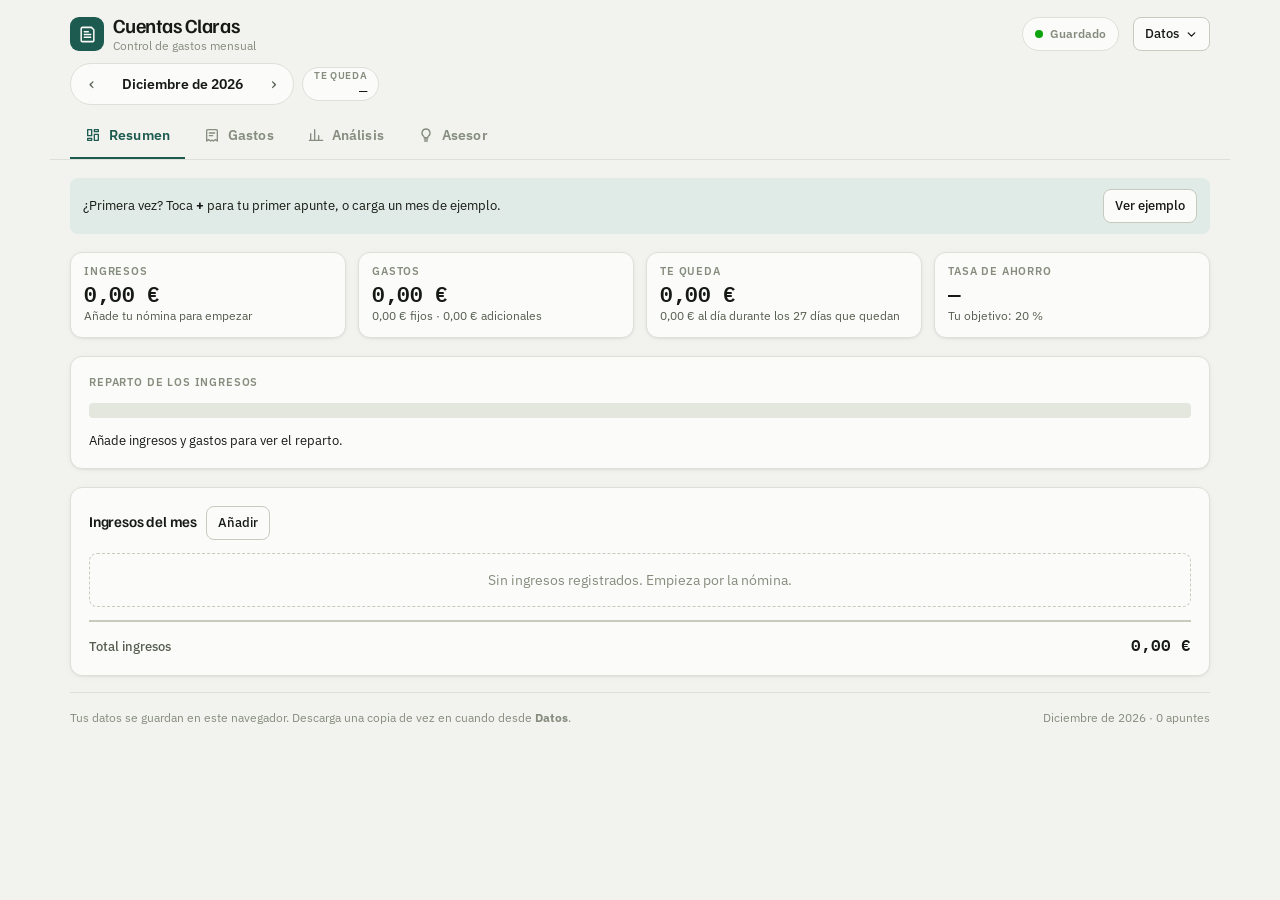
<file: src/app.html>
<title>Cuentas Claras</title>
<meta name="description" content="Sistema de gastos mensuales con porcentajes, gráficos y asesor de ahorro.">
<link rel="preconnect" href="https://fonts.googleapis.com">
<link rel="preconnect" href="https://fonts.gstatic.com" crossorigin>
<script>
(function () {
  var l = document.createElement("link");
  l.rel = "stylesheet";
  l.href = "https://fonts.googleapis.com/css2?family=Familjen+Grotesk:wght@500;600;700" +
           "&family=IBM+Plex+Mono:wght@400;500;600&family=IBM+Plex+Sans:wght@400;500;600&display=swap";
  document.head.appendChild(l);
})();
</script>
<style>
/* ==================================================================== tokens */
:root {
  color-scheme: light;

  --plane:        #f2f3ef;
  --surface:      #fbfcf9;
  --surface-2:    #edefe8;
  --surface-3:    #e4e7dd;
  --line:         #dde0d7;
  --line-strong:  #c6cbbe;

  --ink:          #171a14;
  --ink-2:        #575d51;
  --ink-3:        #868c7e;

  --accent:       #1d5a50;
  --accent-hover: #164740;
  --accent-soft:  #e0ebe7;
  --accent-line:  #b9d2cb;
  --accent-ink:   #fbfcf9;

  --good:      #0ca30c;
  --good-text: #046b06;
  --good-soft: #e4f3e2;
  --warn:      #fab219;
  --warn-text: #8a5c00;
  --warn-soft: #fbf0d8;
  --serious:      #ec835a;
  --serious-text: #a1441c;
  --serious-soft: #fbe8de;
  --crit:      #d03b3b;
  --crit-text: #a32222;
  --crit-soft: #f8e2e2;

  --s1: #2a78d6;  --s2: #eb6834;  --s3: #1baf7a;  --s4: #eda100;
  --s5: #e87ba4;  --s6: #008300;  --s7: #4a3aa7;  --s8: #e34948;
  --s9: #8b9187;

  --shadow:    0 1px 2px rgba(23, 26, 20, .05), 0 1px 12px -6px rgba(23, 26, 20, .16);
  --shadow-lg: 0 -2px 12px rgba(23, 26, 20, .07), 0 -18px 48px -20px rgba(23, 26, 20, .35);
  --scrim:     rgba(23, 26, 20, .42);

  --radius:    12px;
  --radius-sm: 8px;

  --font-display: "Familjen Grotesk", "Trebuchet MS", system-ui, sans-serif;
  --font-body: "IBM Plex Sans", system-ui, -apple-system, "Segoe UI", sans-serif;
  --font-mono: "IBM Plex Mono", ui-monospace, "SFMono-Regular", Menlo, monospace;

  --nav-h: 60px;
  --safe-b: env(safe-area-inset-bottom, 0px);
}

@media (prefers-color-scheme: dark) {
  :root:not([data-theme="light"]) {
    color-scheme: dark;
    --plane:       #0f110e;
    --surface:     #191c18;
    --surface-2:   #21251f;
    --surface-3:   #2a2f27;
    --line:        #2c3129;
    --line-strong: #3d4338;
    --ink:   #f1f4ec;
    --ink-2: #b3baaa;
    --ink-3: #868c7e;
    --accent:       #5fbfa9;
    --accent-hover: #7ccfba;
    --accent-soft:  #1b2a26;
    --accent-line:  #2f4a43;
    --accent-ink:   #0f110e;
    --good-text: #4fd04f;
    --good-soft: #172a17;
    --warn-text: #f0bd55;
    --warn-soft: #2c2413;
    --serious-text: #f0a37e;
    --serious-soft: #2e1f17;
    --crit-text: #f08484;
    --crit-soft: #2e1a1a;
    --s1: #3987e5;  --s2: #d95926;  --s3: #199e70;  --s4: #c98500;
    --s5: #d55181;  --s6: #008300;  --s7: #9085e9;  --s8: #e66767;
    --s9: #868c7e;
    --shadow:    0 1px 2px rgba(0, 0, 0, .4), 0 1px 14px -8px rgba(0, 0, 0, .8);
    --shadow-lg: 0 -2px 12px rgba(0, 0, 0, .5), 0 -18px 48px -20px rgba(0, 0, 0, .9);
    --scrim:     rgba(0, 0, 0, .62);
  }
}

:root[data-theme="dark"] {
  color-scheme: dark;
  --plane:       #0f110e;
  --surface:     #191c18;
  --surface-2:   #21251f;
  --surface-3:   #2a2f27;
  --line:        #2c3129;
  --line-strong: #3d4338;
  --ink:   #f1f4ec;
  --ink-2: #b3baaa;
  --ink-3: #868c7e;
  --accent:       #5fbfa9;
  --accent-hover: #7ccfba;
  --accent-soft:  #1b2a26;
  --accent-line:  #2f4a43;
  --accent-ink:   #0f110e;
  --good-text: #4fd04f;
  --good-soft: #172a17;
  --warn-text: #f0bd55;
  --warn-soft: #2c2413;
  --serious-text: #f0a37e;
  --serious-soft: #2e1f17;
  --crit-text: #f08484;
  --crit-soft: #2e1a1a;
  --s1: #3987e5;  --s2: #d95926;  --s3: #199e70;  --s4: #c98500;
  --s5: #d55181;  --s6: #008300;  --s7: #9085e9;  --s8: #e66767;
  --s9: #868c7e;
  --shadow:    0 1px 2px rgba(0, 0, 0, .4), 0 1px 14px -8px rgba(0, 0, 0, .8);
  --shadow-lg: 0 -2px 12px rgba(0, 0, 0, .5), 0 -18px 48px -20px rgba(0, 0, 0, .9);
  --scrim:     rgba(0, 0, 0, .62);
}

/* ====================================================================== base */
* { box-sizing: border-box; }

[hidden] { display: none !important; }

html { -webkit-text-size-adjust: 100%; }

body {
  margin: 0;
  background: var(--plane);
  color: var(--ink);
  font-family: var(--font-body);
  font-size: 15px;
  line-height: 1.5;
  -webkit-font-smoothing: antialiased;
  overscroll-behavior-y: none;
}
body.is-locked { overflow: hidden; }

h1, h2, h3 {
  font-family: var(--font-display);
  font-weight: 600;
  letter-spacing: -.012em;
  text-wrap: balance;
  margin: 0;
}

button, input, select {
  font: inherit;
  color: inherit;
  touch-action: manipulation;
}
button { -webkit-tap-highlight-color: transparent; }

:where(button, input, select, summary, [tabindex]):focus-visible {
  outline: 2px solid var(--accent);
  outline-offset: 2px;
  border-radius: 4px;
}

.num { font-family: var(--font-mono); font-variant-numeric: tabular-nums; }

.visually-hidden {
  position: absolute;
  width: 1px; height: 1px;
  overflow: hidden;
  clip: rect(0 0 0 0);
  white-space: nowrap;
}

/* ==================================================================== layout */
.app {
  max-width: 1180px;
  margin: 0 auto;
  padding: 0 14px calc(var(--nav-h) + var(--safe-b) + 20px);
}

.views { display: block; }

.view {
  display: flex;
  flex-direction: column;
  gap: 14px;
  padding-top: 14px;
}

.grid-2 { display: grid; grid-template-columns: minmax(0, 1fr); gap: 14px; align-items: start; }

/* ==================================================================== topbar */
.topbar {
  position: sticky;
  top: 0;
  z-index: 30;
  background: var(--plane);
  margin: 0 -14px;
  padding: 10px 14px;
  border-bottom: 1px solid var(--line);
  display: grid;
  gap: 9px;
}

.topbar-main { display: flex; align-items: center; gap: 10px; min-width: 0; }

.brand {
  display: flex;
  align-items: center;
  gap: 9px;
  margin-right: auto;
  min-width: 0;
  overflow: hidden;
}

.brand-mark {
  width: 34px; height: 34px;
  flex: none;
  border-radius: 9px;
  background: var(--accent);
  color: var(--accent-ink);
  display: grid;
  place-items: center;
}
.brand-mark svg { width: 19px; height: 19px; }

.brand > div { min-width: 0; }
.brand h1 {
  font-size: 17px;
  line-height: 1.1;
  white-space: nowrap;
  overflow: hidden;
  text-overflow: ellipsis;
}
.brand-sub { display: none; margin: 1px 0 0; font-size: 11.5px; color: var(--ink-3); }

.topbar-nav { display: flex; align-items: center; gap: 8px; }

.month-nav {
  display: flex;
  align-items: center;
  gap: 2px;
  background: var(--surface);
  border: 1px solid var(--line);
  border-radius: 999px;
  padding: 3px;
  flex: 1;
  min-width: 0;
}

.icon-btn {
  width: 34px; height: 34px;
  flex: none;
  border: 0;
  border-radius: 999px;
  background: transparent;
  color: var(--ink-2);
  cursor: pointer;
  display: grid;
  place-items: center;
  font-size: 18px;
  line-height: 1;
}
.icon-btn:hover { background: var(--surface-2); color: var(--ink); }
.icon-btn:active { background: var(--surface-3); }

.month-select {
  flex: 1;
  min-width: 0;
  border: 0;
  background: transparent;
  font-weight: 600;
  font-size: 14px;
  padding: 4px 2px;
  cursor: pointer;
  text-align: center;
  text-align-last: center;
  appearance: none;
}

.balance-pill {
  flex: none;
  display: inline-flex;
  flex-direction: column;
  align-items: flex-end;
  line-height: 1.15;
  padding: 3px 11px;
  border-radius: 999px;
  background: var(--surface);
  border: 1px solid var(--line);
  white-space: nowrap;
}
.balance-pill .k {
  font-size: 9.5px;
  text-transform: uppercase;
  letter-spacing: .07em;
  color: var(--ink-3);
  font-weight: 600;
}
.balance-pill .v {
  font-family: var(--font-mono);
  font-variant-numeric: tabular-nums;
  font-weight: 600;
  font-size: 13.5px;
}
.balance-pill.is-good .v { color: var(--good-text); }
.balance-pill.is-crit .v { color: var(--crit-text); }

.save-btn {
  flex: none;
  border: 1px solid var(--line);
  background: var(--surface);
  color: var(--ink-3);
  border-radius: 999px;
  padding: 0 9px;
  height: 34px;
  min-width: 34px;
  font-size: 12px;
  font-weight: 600;
  cursor: pointer;
  display: inline-flex;
  align-items: center;
  justify-content: center;
  gap: 7px;
  white-space: nowrap;
}
.save-btn .pt {
  width: 8px; height: 8px;
  border-radius: 999px;
  background: var(--good);
  flex: none;
}
.save-btn .lbl { display: none; }
.save-btn[data-state="pendiente"] .lbl,
.save-btn[data-state="guardando"] .lbl,
.save-btn[data-state="local"] .lbl { display: inline; }
.save-btn[data-state="pendiente"] { color: var(--warn-text); background: var(--warn-soft); border-color: transparent; }
.save-btn[data-state="pendiente"] .pt { background: var(--warn); }
.save-btn[data-state="guardando"] { color: var(--ink-2); }
.save-btn[data-state="guardando"] .pt { background: var(--accent); animation: latido 1.1s ease-in-out infinite; }
.save-btn[data-state="local"] { color: var(--crit-text); background: var(--crit-soft); border-color: transparent; }
.save-btn[data-state="local"] .pt { background: var(--crit); }
@keyframes latido { 50% { opacity: .25; } }

/* ====================================================================== tabs */
.tabs {
  position: fixed;
  left: 0; right: 0; bottom: 0;
  z-index: 35;
  display: grid;
  grid-template-columns: repeat(4, 1fr);
  background: var(--surface);
  border-top: 1px solid var(--line);
  padding-bottom: var(--safe-b);
}

.tab {
  border: 0;
  background: transparent;
  color: var(--ink-3);
  cursor: pointer;
  height: var(--nav-h);
  display: flex;
  flex-direction: column;
  align-items: center;
  justify-content: center;
  gap: 3px;
  font-size: 10.5px;
  font-weight: 600;
  letter-spacing: .01em;
  position: relative;
}
.tab svg { width: 21px; height: 21px; }
.tab[aria-selected="true"] { color: var(--accent); }
.tab .dot {
  position: absolute;
  top: 7px;
  right: calc(50% - 17px);
  width: 7px; height: 7px;
  border-radius: 999px;
  background: var(--crit);
  border: 2px solid var(--surface);
}

/* ===================================================================== cards */
.card {
  background: var(--surface);
  border: 1px solid var(--line);
  border-radius: var(--radius);
  box-shadow: var(--shadow);
  padding: 15px 14px;
  display: flex;
  flex-direction: column;
  gap: 13px;
  min-width: 0;
}

.card-head { display: flex; align-items: baseline; gap: 9px; flex-wrap: wrap; }
.card-head h2 { font-size: 15px; }
.card-head .hint { font-size: 12px; color: var(--ink-3); margin-left: auto; }
.card-sub { font-size: 12.5px; color: var(--ink-3); margin: -7px 0 0; }

/* ===================================================================== stats */
.stats { display: grid; grid-template-columns: repeat(2, 1fr); gap: 9px; }

.stat {
  background: var(--surface);
  border: 1px solid var(--line);
  border-radius: var(--radius);
  box-shadow: var(--shadow);
  padding: 11px 13px 12px;
  display: flex;
  flex-direction: column;
  gap: 2px;
  min-width: 0;
}
.stat-label {
  font-size: 10.5px;
  text-transform: uppercase;
  letter-spacing: .08em;
  color: var(--ink-3);
  font-weight: 600;
}
.stat-value {
  font-family: var(--font-mono);
  font-weight: 600;
  font-size: 21px;
  letter-spacing: -.02em;
  line-height: 1.15;
  white-space: nowrap;
  overflow: hidden;
  text-overflow: ellipsis;
}
.stat-foot { font-size: 11.5px; color: var(--ink-2); }
.stat.is-good .stat-value { color: var(--good-text); }
.stat.is-crit .stat-value { color: var(--crit-text); }
.stat.is-warn .stat-value { color: var(--warn-text); }

/* ================================================================= split bar */
.split-title {
  font-size: 10.5px;
  text-transform: uppercase;
  letter-spacing: .08em;
  color: var(--ink-3);
  font-weight: 600;
}
.split-bar {
  display: flex;
  gap: 2px;
  height: 15px;
  border-radius: 4px;
  overflow: hidden;
  background: var(--surface-2);
}
.split-seg { min-width: 2px; transition: width .35s ease; }
.split-legend { display: flex; flex-direction: column; gap: 7px; font-size: 12.5px; }
.split-legend .lg { display: flex; align-items: center; gap: 8px; }
.split-legend .sw { width: 9px; height: 9px; border-radius: 2px; flex: none; }
.split-legend .lg .nm { margin-right: auto; }
.split-legend .lg b { font-family: var(--font-mono); font-weight: 600; }
.split-legend .lg .pc { font-family: var(--font-mono); font-size: 12px; color: var(--ink-3); width: 58px; text-align: right; white-space: nowrap; }

/* =================================================================== buttons */
.btn {
  border: 1px solid var(--line-strong);
  background: var(--surface);
  color: var(--ink);
  border-radius: var(--radius-sm);
  padding: 9px 14px;
  font-size: 14px;
  font-weight: 500;
  cursor: pointer;
  display: inline-flex;
  align-items: center;
  justify-content: center;
  gap: 6px;
  white-space: nowrap;
  min-height: 42px;
}
.btn:hover { background: var(--surface-2); }
.btn:active { transform: translateY(1px); }

.btn-primary {
  background: var(--accent);
  border-color: var(--accent);
  color: var(--accent-ink);
  font-weight: 600;
}
.btn-primary:hover { background: var(--accent-hover); border-color: var(--accent-hover); }

.btn-sm { padding: 6px 11px; font-size: 13px; min-height: 34px; }
.btn-block { width: 100%; }

/* ====================================================================== menú */
.menu { position: relative; flex: none; }
.menu > summary { list-style: none; cursor: pointer; }
.menu > summary::-webkit-details-marker { display: none; }
.menu > summary::marker { content: ""; }

.menu-panel {
  position: absolute;
  right: 0;
  top: calc(100% + 8px);
  z-index: 40;
  width: min(268px, calc(100vw - 28px));
  background: var(--surface);
  border: 1px solid var(--line);
  border-radius: var(--radius);
  box-shadow: 0 14px 36px -14px rgba(0, 0, 0, .35), var(--shadow);
  padding: 6px;
  display: flex;
  flex-direction: column;
  gap: 1px;
}

.menu-item {
  border: 0;
  background: transparent;
  text-align: left;
  padding: 11px 10px;
  border-radius: 6px;
  cursor: pointer;
  font-size: 14px;
  width: 100%;
}
.menu-item:hover { background: var(--surface-2); }
.menu-item.is-danger { color: var(--crit-text); }
.menu-item.is-danger:hover { background: var(--crit-soft); }

.menu-sep { height: 1px; background: var(--line); margin: 5px 2px; }
.menu-label {
  font-size: 10px;
  text-transform: uppercase;
  letter-spacing: .09em;
  color: var(--ink-3);
  padding: 8px 10px 4px;
  font-weight: 600;
}
.menu-row { padding: 2px 10px 8px; }
.menu-row select {
  width: 100%;
  border: 1px solid var(--line-strong);
  background: var(--surface);
  border-radius: 6px;
  padding: 8px;
  font-size: 14px;
}

/* ===================================================================== listas */
.rows { display: flex; flex-direction: column; }

.row {
  display: grid;
  grid-template-columns: 10px minmax(0, 1fr) auto auto;
  align-items: center;
  gap: 10px;
  padding: 4px 0;
  border-top: 1px solid var(--line);
}
.rows > .row:first-child { border-top: 0; }

.row-dot { width: 9px; height: 9px; border-radius: 2px; flex: none; }

.row-open {
  min-width: 0;
  display: flex;
  flex-direction: column;
  gap: 1px;
  border: 0;
  background: transparent;
  text-align: left;
  cursor: pointer;
  padding: 8px 0;
  border-radius: 6px;
}
.row-open:hover .row-name { color: var(--accent); }
.row-name {
  font-size: 14.5px;
  font-weight: 500;
  overflow: hidden;
  text-overflow: ellipsis;
  white-space: nowrap;
}
.row-meta {
  font-size: 11.5px;
  color: var(--ink-3);
  display: flex;
  align-items: center;
  gap: 6px;
  flex-wrap: wrap;
}
.row-meta .sep { opacity: .5; }

.tag {
  font-size: 10px;
  font-weight: 600;
  letter-spacing: .03em;
  text-transform: uppercase;
  border-radius: 4px;
  padding: 1px 5px;
  background: var(--surface-3);
  color: var(--ink-2);
}
.tag.is-optional { background: var(--warn-soft); color: var(--warn-text); }

.row-amount {
  font-family: var(--font-mono);
  font-variant-numeric: tabular-nums;
  font-weight: 500;
  font-size: 14.5px;
  white-space: nowrap;
}

.tool-btn {
  border: 0;
  background: transparent;
  color: var(--ink-3);
  width: 38px; height: 38px;
  border-radius: 8px;
  cursor: pointer;
  display: grid;
  place-items: center;
}
.tool-btn:hover { background: var(--crit-soft); color: var(--crit-text); }
.tool-btn svg { width: 16px; height: 16px; }

.rows-foot {
  display: flex;
  align-items: baseline;
  gap: 10px;
  padding-top: 11px;
  border-top: 2px solid var(--line-strong);
  font-size: 13px;
}
.rows-foot .lbl { color: var(--ink-2); font-weight: 500; }
.rows-foot .val {
  margin-left: auto;
  font-family: var(--font-mono);
  font-variant-numeric: tabular-nums;
  font-weight: 600;
  font-size: 16px;
}

.empty {
  padding: 16px 10px;
  color: var(--ink-3);
  font-size: 13.5px;
  text-align: center;
  border: 1px dashed var(--line-strong);
  border-radius: var(--radius-sm);
}

/* ===================================================================== tablas */
.table-scroll { overflow-x: auto; margin: 0 -2px; -webkit-overflow-scrolling: touch; }

table.pct {
  width: 100%;
  border-collapse: collapse;
  font-size: 13px;
  min-width: 600px;
}
table.pct th {
  text-align: right;
  font-size: 10px;
  text-transform: uppercase;
  letter-spacing: .07em;
  color: var(--ink-3);
  font-weight: 600;
  padding: 0 9px 8px;
  border-bottom: 1px solid var(--line);
  white-space: nowrap;
}
table.pct th:first-child, table.pct td:first-child {
  text-align: left;
  padding-left: 2px;
  position: sticky;
  left: 0;
  background: var(--surface);
}
table.pct th:last-child, table.pct td:last-child { padding-right: 2px; }
table.pct td {
  text-align: right;
  padding: 9px;
  border-bottom: 1px solid var(--line);
  font-variant-numeric: tabular-nums;
  white-space: nowrap;
}
table.pct .cat-cell { display: flex; align-items: center; gap: 8px; }
table.pct .num-cell { font-family: var(--font-mono); }
table.pct tfoot td {
  font-weight: 600;
  border-bottom: 0;
  border-top: 2px solid var(--line-strong);
  padding-top: 11px;
}

.chip {
  display: inline-flex;
  align-items: center;
  gap: 5px;
  font-size: 10.5px;
  font-weight: 600;
  border-radius: 999px;
  padding: 2px 8px 2px 6px;
  white-space: nowrap;
}
.chip svg { width: 12px; height: 12px; flex: none; }
.chip.is-good    { background: var(--good-soft);    color: var(--good-text); }
.chip.is-warn    { background: var(--warn-soft);    color: var(--warn-text); }
.chip.is-serious { background: var(--serious-soft); color: var(--serious-text); }
.chip.is-crit    { background: var(--crit-soft);    color: var(--crit-text); }
.chip.is-mute    { background: var(--surface-3);    color: var(--ink-2); }

/* ================================================================== barras */
.bars { display: flex; flex-direction: column; gap: 12px; }

.bar-item { display: grid; gap: 5px; }
.bar-top { display: flex; align-items: baseline; gap: 8px; font-size: 13px; }
.bar-name { font-weight: 500; overflow: hidden; text-overflow: ellipsis; white-space: nowrap; }
.bar-figs { margin-left: auto; display: flex; align-items: baseline; gap: 9px; white-space: nowrap; }
.bar-figs .v { font-family: var(--font-mono); font-variant-numeric: tabular-nums; font-weight: 600; }
.bar-figs .p { font-family: var(--font-mono); font-size: 11.5px; color: var(--ink-3); }

.bar-track { position: relative; height: 14px; background: var(--surface-2); border-radius: 4px; }
.bar-fill { height: 100%; border-radius: 4px; min-width: 3px; transition: width .4s cubic-bezier(.22, 1, .36, 1); }
.bar-limit {
  position: absolute;
  top: -3px; bottom: -3px;
  width: 2px;
  background: var(--ink-3);
  border-radius: 2px;
}
.bars-note {
  display: flex;
  align-items: center;
  gap: 7px;
  font-size: 11.5px;
  color: var(--ink-3);
}
.bars-note i { width: 2px; height: 12px; background: var(--ink-3); border-radius: 2px; flex: none; }

/* =================================================================== donut */
.donut-wrap { display: flex; flex-direction: column; gap: 14px; align-items: center; }
.donut-figure { position: relative; width: 190px; height: 190px; flex: none; }
.donut-figure svg { width: 100%; height: 100%; transform: rotate(-90deg); display: block; }
.donut-seg { transition: stroke-width .15s ease, opacity .15s ease; }
.donut-figure.is-hovering .donut-seg { opacity: .35; }
.donut-figure.is-hovering .donut-seg.is-on { opacity: 1; stroke-width: 26; }

.donut-center {
  position: absolute;
  inset: 0;
  display: grid;
  place-content: center;
  text-align: center;
  gap: 1px;
  pointer-events: none;
}
.donut-center .k {
  font-size: 10px;
  text-transform: uppercase;
  letter-spacing: .08em;
  color: var(--ink-3);
  font-weight: 600;
}
.donut-center .v { font-family: var(--font-mono); font-weight: 600; font-size: 19px; letter-spacing: -.02em; }

.donut-legend { width: 100%; display: flex; flex-direction: column; min-width: 0; }
.dl-item {
  display: grid;
  grid-template-columns: 10px minmax(0, 1fr) auto auto;
  align-items: center;
  gap: 9px;
  padding: 7px 4px;
  border-radius: 6px;
  font-size: 13px;
}
.dl-sw { width: 10px; height: 10px; border-radius: 2px; }
.dl-name { overflow: hidden; text-overflow: ellipsis; white-space: nowrap; }
.dl-val { font-family: var(--font-mono); font-variant-numeric: tabular-nums; }
.dl-pct { font-family: var(--font-mono); font-variant-numeric: tabular-nums; color: var(--ink-3); font-size: 12px; width: 56px; text-align: right; white-space: nowrap; }

/* ================================================================ evolución */
.evo-scroll { overflow-x: auto; -webkit-overflow-scrolling: touch; }
.evo-inner { min-width: 100%; }
.evo {
  display: grid;
  grid-auto-flow: column;
  grid-auto-columns: minmax(40px, 1fr);
  gap: 9px;
  align-items: stretch;
  height: 150px;
  border-bottom: 1px solid var(--line-strong);
}
.evo-col { display: flex; align-items: flex-end; min-width: 0; }
.evo-pair { display: flex; align-items: flex-end; gap: 2px; height: 100%; width: 100%; }
.evo-bar { flex: 1; border-radius: 4px 4px 0 0; min-height: 2px; transition: height .4s cubic-bezier(.22, 1, .36, 1); }
.evo-bar.is-in { background: var(--s3); }
.evo-bar.is-out { background: var(--s2); }
.evo-labels {
  display: grid;
  grid-auto-flow: column;
  grid-auto-columns: minmax(40px, 1fr);
  gap: 9px;
  padding-top: 7px;
}
.evo-lab { font-size: 11px; color: var(--ink-3); text-align: center; overflow: hidden; text-overflow: ellipsis; white-space: nowrap; }
.evo-lab.is-now { color: var(--ink); font-weight: 600; }

.legend-row { display: flex; flex-wrap: wrap; gap: 6px 18px; font-size: 12.5px; color: var(--ink-2); }
.legend-row .lg { display: inline-flex; align-items: center; gap: 7px; }
.legend-row .sw { width: 9px; height: 9px; border-radius: 2px; }

/* =================================================================== asesor */
.advisor-head { display: flex; align-items: flex-start; gap: 12px; flex-wrap: wrap; }
.advisor-head .titles { margin-right: auto; }
.advisor-head h2 { font-size: 16px; }

.goal {
  display: flex;
  align-items: center;
  gap: 8px;
  background: var(--surface-2);
  border: 1px solid var(--line);
  border-radius: 999px;
  padding: 4px 12px 4px 14px;
}
.goal label { font-size: 12.5px; color: var(--ink-2); white-space: nowrap; }
.goal input {
  width: 62px;
  border: 1px solid var(--line-strong);
  background: var(--surface);
  border-radius: 999px;
  padding: 6px 9px;
  text-align: right;
  font-family: var(--font-mono);
  font-variant-numeric: tabular-nums;
  font-weight: 600;
  font-size: 14px;
}

.verdict {
  display: flex;
  gap: 12px;
  align-items: flex-start;
  border-radius: var(--radius-sm);
  padding: 13px 14px;
  border: 1px solid var(--line);
  background: var(--surface-2);
}
.verdict .ic { flex: none; width: 20px; height: 20px; margin-top: 1px; }
.verdict .ic svg { width: 100%; height: 100%; }
.verdict .txt { min-width: 0; display: flex; flex-direction: column; gap: 3px; }
.verdict .headline { display: block; font-weight: 600; font-size: 14.5px; }
.verdict .detail { display: block; font-size: 13.5px; color: var(--ink-2); }
.verdict.is-good    { background: var(--good-soft);    border-color: transparent; color: var(--good-text); }
.verdict.is-warn    { background: var(--warn-soft);    border-color: transparent; color: var(--warn-text); }
.verdict.is-serious { background: var(--serious-soft); border-color: transparent; color: var(--serious-text); }
.verdict.is-crit    { background: var(--crit-soft);    border-color: transparent; color: var(--crit-text); }
.verdict.is-good .detail, .verdict.is-warn .detail,
.verdict.is-serious .detail, .verdict.is-crit .detail { color: inherit; opacity: .88; }

.tips { display: grid; grid-template-columns: minmax(0, 1fr); gap: 12px; }

.tip {
  border: 1px solid var(--line);
  border-radius: var(--radius-sm);
  background: var(--surface);
  padding: 13px 14px 13px 16px;
  display: flex;
  flex-direction: column;
  gap: 7px;
  position: relative;
  overflow: hidden;
}
.tip::before {
  content: "";
  position: absolute;
  left: 0; top: 0; bottom: 0;
  width: 3px;
  background: var(--ink-3);
}
.tip.is-crit::before    { background: var(--crit); }
.tip.is-serious::before { background: var(--serious); }
.tip.is-warn::before    { background: var(--warn); }
.tip.is-good::before    { background: var(--good); }

.tip h3 { font-size: 14px; font-family: var(--font-body); font-weight: 600; }
.tip-body { font-size: 13.5px; color: var(--ink-2); }
.tip-body strong, .tip-body .num { color: var(--ink); font-weight: 600; }

.tip-actions { list-style: none; margin: 2px 0 0; padding: 0; display: grid; gap: 6px; }
.tip-actions li { font-size: 13px; color: var(--ink-2); padding-left: 16px; position: relative; }
.tip-actions li::before {
  content: "";
  position: absolute;
  left: 3px; top: 8px;
  width: 5px; height: 5px;
  border-radius: 999px;
  background: var(--accent);
}

.tip-save {
  margin-top: auto;
  padding-top: 9px;
  border-top: 1px dashed var(--line);
  font-size: 12.5px;
  color: var(--ink-2);
  display: flex;
  align-items: baseline;
  gap: 8px;
  flex-wrap: wrap;
}
.tip-save b { font-family: var(--font-mono); font-variant-numeric: tabular-nums; color: var(--good-text); font-weight: 600; }

.plan {
  border: 1px solid var(--accent-line);
  background: var(--accent-soft);
  border-radius: var(--radius-sm);
  padding: 14px;
  display: flex;
  flex-direction: column;
  gap: 11px;
}
.plan h3 { font-size: 14.5px; font-family: var(--font-body); font-weight: 600; }
.plan p { margin: 0; font-size: 13.5px; color: var(--ink-2); }
.plan table.pct { min-width: 440px; }
.plan table.pct th, .plan table.pct td { border-bottom-color: var(--accent-line); }
.plan table.pct th:first-child, .plan table.pct td:first-child { background: var(--accent-soft); }
.plan .cut { color: var(--crit-text); font-weight: 600; }

/* ====================================================================== FAB */
.fab {
  position: fixed;
  right: 14px;
  bottom: calc(var(--nav-h) + var(--safe-b) + 14px);
  z-index: 34;
  width: 56px; height: 56px;
  border-radius: 18px;
  border: 0;
  background: var(--accent);
  color: var(--accent-ink);
  box-shadow: 0 10px 24px -10px rgba(0, 0, 0, .55);
  cursor: pointer;
  display: grid;
  place-items: center;
  transition: transform .18s ease;
}
.fab svg { width: 25px; height: 25px; }
.fab:active { transform: scale(.93); }

/* ==================================================================== scrim */
.scrim {
  position: fixed;
  inset: 0;
  z-index: 50;
  background: var(--scrim);
  opacity: 0;
  visibility: hidden;
  transition: opacity .24s ease, visibility 0s linear .24s;
}
.scrim.is-on { opacity: 1; visibility: visible; transition: opacity .24s ease, visibility 0s; }

/* ================================================================= composer */
.composer {
  position: fixed;
  left: 0; right: 0; bottom: 0;
  z-index: 60;
  background: var(--surface);
  border-radius: 20px 20px 0 0;
  box-shadow: var(--shadow-lg);
  max-height: 92dvh;
  display: flex;
  flex-direction: column;
  transform: translateY(101%);
  visibility: hidden;
  transition: transform .3s cubic-bezier(.32, .72, 0, 1), visibility 0s linear .3s;
}
.composer.is-open { transform: none; visibility: visible; transition: transform .3s cubic-bezier(.32, .72, 0, 1), visibility 0s; }

.composer-grip {
  width: 38px; height: 4px;
  border-radius: 999px;
  background: var(--line-strong);
  margin: 9px auto 2px;
  flex: none;
}

.composer-head {
  display: flex;
  align-items: center;
  gap: 10px;
  padding: 6px 14px 10px;
  flex: none;
}
.composer-head h2 { font-size: 17px; margin-right: auto; }

.composer-body {
  overflow-y: auto;
  overscroll-behavior: contain;
  -webkit-overflow-scrolling: touch;
  padding: 0 14px 14px;
  display: flex;
  flex-direction: column;
  gap: 13px;
}

.composer-foot {
  flex: none;
  display: grid;
  grid-template-columns: auto 1fr;
  gap: 9px;
  padding: 11px 14px calc(11px + var(--safe-b));
  border-top: 1px solid var(--line);
  background: var(--surface);
}

.seg {
  display: grid;
  grid-template-columns: repeat(3, 1fr);
  gap: 3px;
  background: var(--surface-2);
  border-radius: 11px;
  padding: 3px;
}
.seg button {
  border: 0;
  background: transparent;
  padding: 10px 4px;
  border-radius: 9px;
  font-size: 13px;
  font-weight: 600;
  color: var(--ink-2);
  cursor: pointer;
}
.seg button[aria-pressed="true"] { background: var(--surface); color: var(--ink); box-shadow: var(--shadow); }

.field { display: flex; flex-direction: column; gap: 5px; min-width: 0; }
.field > label {
  font-size: 10.5px;
  text-transform: uppercase;
  letter-spacing: .075em;
  color: var(--ink-3);
  font-weight: 600;
}
.field-2 { display: grid; grid-template-columns: minmax(0, 1.6fr) minmax(0, 1fr); gap: 10px; }

.input {
  width: 100%;
  border: 1px solid var(--line-strong);
  background: var(--surface);
  border-radius: 10px;
  padding: 11px 12px;
  font-size: 16px;
  min-width: 0;
}
.input::placeholder { color: var(--ink-3); }
select.input { cursor: pointer; }
input.input.num { text-align: right; font-family: var(--font-mono); font-variant-numeric: tabular-nums; }

.check {
  display: flex;
  align-items: center;
  gap: 10px;
  font-size: 14px;
  color: var(--ink-2);
  cursor: pointer;
  user-select: none;
  padding: 4px 0;
}
.check input { width: 20px; height: 20px; accent-color: var(--accent); cursor: pointer; flex: none; }

.composer-note {
  font-size: 12.5px;
  color: var(--ink-3);
  background: var(--surface-2);
  border-radius: 8px;
  padding: 9px 11px;
}
.composer-note b { color: var(--ink); }

/* =================================================================== toasts */
.toasts {
  position: fixed;
  left: 50%;
  transform: translateX(-50%);
  bottom: calc(var(--nav-h) + var(--safe-b) + 16px);
  z-index: 70;
  display: flex;
  flex-direction: column-reverse;
  gap: 8px;
  width: min(430px, calc(100vw - 24px));
  pointer-events: none;
}
.toast {
  background: #1b1f19;
  color: #f1f4ec;
  border-radius: 11px;
  padding: 12px 14px;
  font-size: 13.5px;
  display: flex;
  align-items: center;
  gap: 12px;
  box-shadow: 0 12px 30px -12px rgba(0, 0, 0, .7);
  pointer-events: auto;
  animation: toast-in .22s cubic-bezier(.22, 1, .36, 1);
}
.toast .msg { min-width: 0; }
.toast button {
  border: 0;
  background: transparent;
  color: #7ccfba;
  font-weight: 600;
  font-size: 13.5px;
  cursor: pointer;
  margin-left: auto;
  flex: none;
  padding: 4px 2px;
}
@keyframes toast-in { from { opacity: 0; transform: translateY(12px); } to { opacity: 1; transform: none; } }

/* ================================================================== tooltip */
.tooltip {
  position: fixed;
  z-index: 90;
  pointer-events: none;
  opacity: 0;
  transform: translate(-50%, -100%);
  transition: opacity .12s ease;
  background: #1b1f19;
  color: #f1f4ec;
  border-radius: 7px;
  padding: 7px 10px;
  font-size: 12.5px;
  line-height: 1.4;
  max-width: 230px;
  box-shadow: 0 8px 24px -10px rgba(0, 0, 0, .5);
}
.tooltip.is-on { opacity: 1; }

/* ================================================================== varios */
.banner {
  display: flex;
  gap: 11px;
  align-items: center;
  flex-wrap: wrap;
  background: var(--warn-soft);
  color: var(--warn-text);
  border-radius: var(--radius-sm);
  padding: 11px 13px;
  font-size: 13px;
}
.banner svg { width: 18px; height: 18px; flex: none; }

.foot {
  display: flex;
  gap: 10px;
  flex-wrap: wrap;
  align-items: center;
  font-size: 12px;
  color: var(--ink-3);
  border-top: 1px solid var(--line);
  padding: 16px 0 0;
  margin-top: 16px;
}

/* ============================================================== ≥ 700px */
@media (min-width: 700px) {
  .app { padding-left: 20px; padding-right: 20px; }
  .topbar { margin: 0 -20px; padding-left: 20px; padding-right: 20px; }
  .save-btn .lbl { display: inline; }
  .stats { grid-template-columns: repeat(4, 1fr); gap: 12px; }
  .grid-2 { grid-template-columns: 1fr 1fr; }
  .tips { grid-template-columns: 1fr 1fr; }
  .card { padding: 18px; }
  .view { gap: 18px; padding-top: 18px; }
  .split-legend { flex-direction: row; flex-wrap: wrap; gap: 8px 22px; }
  .split-legend .lg { width: auto; }
  .split-legend .lg .nm { margin-right: 0; }
  .split-legend .lg .pc { width: auto; }
  .donut-wrap { flex-direction: row; align-items: center; gap: 20px; }
  .donut-legend { flex: 1 1 200px; }
  .evo { height: 190px; }

  .composer {
    left: 50%; right: auto; top: 50%; bottom: auto;
    width: 470px;
    max-height: min(86dvh, 720px);
    border-radius: 16px;
    transform: translate(-50%, -50%) scale(.97);
    opacity: 0;
    transition: transform .22s ease, opacity .22s ease, visibility 0s linear .22s;
  }
  .composer.is-open {
    transform: translate(-50%, -50%);
    opacity: 1;
    transition: transform .22s ease, opacity .22s ease, visibility 0s;
  }
  .composer-grip { display: none; }
  .composer-head { padding-top: 15px; }
  .composer-foot { padding-bottom: 14px; }
  .toasts { bottom: 20px; }
}

/* ============================================================== ≥ 940px */
@media (min-width: 940px) {
  :root { --nav-h: 0px; }

  .app { padding-bottom: 40px; }
  .brand-sub { display: block; }
  .brand h1 { font-size: 20px; }
  .save-btn { padding: 0 12px; }

  .topbar { padding-top: 14px; padding-bottom: 0; }
  .topbar-main { gap: 14px; }
  .topbar-nav { flex: none; }
  .month-nav { flex: none; width: 224px; }

  .tabs {
    position: static;
    display: flex;
    gap: 4px;
    background: transparent;
    border-top: 0;
    padding: 2px 0 0;
  }
  .tab {
    height: auto;
    flex-direction: row;
    gap: 8px;
    padding: 9px 15px 11px;
    font-size: 13.5px;
    border-radius: 8px 8px 0 0;
    border-bottom: 2px solid transparent;
  }
  .tab svg { width: 16px; height: 16px; }
  .tab:hover { color: var(--ink); background: var(--surface-2); }
  .tab[aria-selected="true"] { border-bottom-color: var(--accent); }
  .tab .dot { position: static; border: 0; margin-left: 1px; }

  .fab { display: none; }
}

/* ========================================================== preferencias */
@media (hover: none) {
  .tooltip { display: none; }
}

@media (prefers-reduced-motion: reduce) {
  *, *::before, *::after { transition-duration: .01ms !important; animation-duration: .01ms !important; }
}

@media print {
  .topbar, .tabs, .fab, .composer, .scrim, .toasts, .tool-btn { display: none !important; }
  .view { display: flex !important; }
  .card, .stat { box-shadow: none; break-inside: avoid; }
}
</style>
<!--/head-->

<div class="app">

  <header class="topbar">
    <div class="topbar-main">
      <div class="brand">
        <span class="brand-mark" aria-hidden="true">
          <svg viewBox="0 0 24 24" fill="none" stroke="currentColor" stroke-width="1.9" stroke-linecap="round" stroke-linejoin="round">
            <path d="M4 4.5A1.5 1.5 0 0 1 5.5 3H17l3 3v13.5a1.5 1.5 0 0 1-1.5 1.5h-13A1.5 1.5 0 0 1 4 19.5z"></path>
            <path d="M8 8.5h5M8 12h8M8 15.5h8"></path>
          </svg>
        </span>
        <div>
          <h1>Cuentas Claras</h1>
          <p class="brand-sub">Control de gastos mensual</p>
        </div>
      </div>
      <button type="button" class="save-btn" id="saveState" data-state="guardado" title="Estado del guardado">
        <span class="pt" aria-hidden="true"></span><span class="lbl">Guardado</span>
      </button>
      <details class="menu" id="menu">
        <summary class="btn btn-sm" role="button" aria-label="Datos y ajustes">
          Datos
          <svg viewBox="0 0 24 24" width="13" height="13" fill="none" stroke="currentColor" stroke-width="2.4" stroke-linecap="round" stroke-linejoin="round" aria-hidden="true"><path d="m6 9 6 6 6-6"></path></svg>
        </summary>
        <div class="menu-panel">
          <div class="menu-label">Moneda</div>
          <div class="menu-row">
            <select id="monedaSel" aria-label="Moneda">
              <option value="EUR">Euro (€)</option>
              <option value="USD">Dólar (US$)</option>
              <option value="MXN">Peso mexicano (MX$)</option>
              <option value="COP">Peso colombiano (COL$)</option>
              <option value="ARS">Peso argentino (AR$)</option>
              <option value="CLP">Peso chileno (CLP$)</option>
              <option value="PEN">Sol peruano (S/)</option>
            </select>
          </div>
          <div class="menu-sep"></div>
          <button type="button" class="menu-item" id="mGuardar">Guardar ahora</button>
          <div class="menu-sep"></div>
          <button type="button" class="menu-item" id="mCopiar">Copiar gastos fijos del mes anterior</button>
          <button type="button" class="menu-item" id="mEjemplo">Cargar un mes de ejemplo</button>
          <div class="menu-sep"></div>
          <button type="button" class="menu-item" id="mExportJson">Descargar copia de seguridad (.json)</button>
          <button type="button" class="menu-item" id="mExportCsv">Descargar mes en CSV</button>
          <button type="button" class="menu-item" id="mImport">Restaurar desde una copia&hellip;</button>
          <div class="menu-sep"></div>
          <button type="button" class="menu-item is-danger" id="mBorrarMes">Vaciar este mes</button>
          <button type="button" class="menu-item is-danger" id="mBorrarTodo">Borrar todos los datos</button>
        </div>
      </details>
      <input type="file" id="fileInput" accept="application/json,.json" class="visually-hidden" aria-hidden="true" tabindex="-1">
    </div>

    <div class="topbar-nav">
      <div class="month-nav">
        <button type="button" class="icon-btn" id="mesPrev" aria-label="Mes anterior">&lsaquo;</button>
        <select class="month-select" id="mesSelect" aria-label="Mes que estás viendo"></select>
        <button type="button" class="icon-btn" id="mesNext" aria-label="Mes siguiente">&rsaquo;</button>
      </div>
      <span class="balance-pill" id="balancePill">
        <span class="k">Te queda</span>
        <span class="v">—</span>
      </span>
    </div>

    <nav class="tabs" id="tabs" role="tablist" aria-label="Secciones">
      <button type="button" class="tab" role="tab" data-vista="resumen" aria-selected="true">
        <svg viewBox="0 0 24 24" fill="none" stroke="currentColor" stroke-width="2" stroke-linecap="round" stroke-linejoin="round"><path d="M4 13h6V4H4zM14 20h6v-9h-6zM4 20h6v-3H4zM14 7h6V4h-6z"></path></svg>
        Resumen
      </button>
      <button type="button" class="tab" role="tab" data-vista="gastos" aria-selected="false">
        <svg viewBox="0 0 24 24" fill="none" stroke="currentColor" stroke-width="2" stroke-linecap="round" stroke-linejoin="round"><path d="M4 5.5A1.5 1.5 0 0 1 5.5 4h13A1.5 1.5 0 0 1 20 5.5V21l-3-2-3 2-2-1.4L10 21l-3-2-3 2z"></path><path d="M8 9h8M8 13h5"></path></svg>
        Gastos
      </button>
      <button type="button" class="tab" role="tab" data-vista="analisis" aria-selected="false">
        <svg viewBox="0 0 24 24" fill="none" stroke="currentColor" stroke-width="2" stroke-linecap="round" stroke-linejoin="round"><path d="M4 20V10M10 20V4M16 20v-7M22 20H2"></path></svg>
        Análisis
      </button>
      <button type="button" class="tab" role="tab" data-vista="asesor" aria-selected="false">
        <svg viewBox="0 0 24 24" fill="none" stroke="currentColor" stroke-width="2" stroke-linecap="round" stroke-linejoin="round"><path d="M9.5 18h5M10 21h4"></path><path d="M12 3a6 6 0 0 0-3.6 10.8c.5.4.8 1 .9 1.6l.1.6h5.2l.1-.6c.1-.6.4-1.2.9-1.6A6 6 0 0 0 12 3z"></path></svg>
        Asesor
        <span class="dot" id="tabDot" hidden></span>
      </button>
    </nav>
  </header>

  <main class="views">

    <!-- ============================================================ RESUMEN -->
    <section class="view" id="v-resumen" role="tabpanel" aria-label="Resumen">
      <div id="avisos"></div>

      <div class="stats" id="stats"></div>

      <section class="card">
        <div class="split-title">Reparto de los ingresos</div>
        <div class="split-bar" id="splitBar"></div>
        <div class="split-legend" id="splitLegend"></div>
      </section>

      <section class="card">
        <div class="card-head">
          <h2>Ingresos del mes</h2>
          <button type="button" class="btn btn-sm" data-nuevo="ingresos">Añadir</button>
        </div>
        <div class="rows" id="listaIngresos"></div>
        <div class="rows-foot"><span class="lbl">Total ingresos</span><span class="val" id="totIngresos">—</span></div>
      </section>

      <section class="card" id="cardEvo" hidden>
        <div class="card-head">
          <h2>Evolución mensual</h2>
          <span class="hint">Últimos 12 meses con datos</span>
        </div>
        <div class="evo-scroll">
          <div class="evo-inner">
            <div class="evo" id="evoBars"></div>
            <div class="evo-labels" id="evoLabels"></div>
          </div>
        </div>
        <div class="legend-row">
          <span class="lg"><span class="sw" style="background:var(--s3)"></span> Ingresos</span>
          <span class="lg"><span class="sw" style="background:var(--s2)"></span> Gastos</span>
        </div>
      </section>
    </section>

    <!-- ============================================================= GASTOS -->
    <section class="view" id="v-gastos" role="tabpanel" aria-label="Gastos" hidden>
      <div class="grid-2">
        <section class="card">
          <div class="card-head">
            <h2>Gastos fijos</h2>
            <button type="button" class="btn btn-sm" data-nuevo="fijos">Añadir</button>
          </div>
          <p class="card-sub">Se repiten cada mes: alquiler, suministros, cuotas.</p>
          <div class="rows" id="listaFijos"></div>
          <div class="rows-foot"><span class="lbl">Total fijos</span><span class="val" id="totFijos">—</span></div>
        </section>

        <section class="card">
          <div class="card-head">
            <h2>Gastos adicionales</h2>
            <button type="button" class="btn btn-sm" data-nuevo="extras">Añadir</button>
          </div>
          <p class="card-sub">Variables de este mes: compras, caprichos, imprevistos.</p>
          <div class="rows" id="listaExtras"></div>
          <div class="rows-foot"><span class="lbl">Total adicionales</span><span class="val" id="totExtras">—</span></div>
        </section>
      </div>
    </section>

    <!-- =========================================================== ANÁLISIS -->
    <section class="view" id="v-analisis" role="tabpanel" aria-label="Análisis" hidden>
      <section class="card">
        <div class="card-head">
          <h2>Porcentajes por categoría</h2>
          <span class="hint">El rango se calcula sobre tus ingresos</span>
        </div>
        <div class="table-scroll">
          <table class="pct" id="tablaPct">
            <thead>
              <tr>
                <th scope="col">Categoría</th>
                <th scope="col">Fijos</th>
                <th scope="col">Adicionales</th>
                <th scope="col">Total</th>
                <th scope="col">% del gasto</th>
                <th scope="col">% de ingresos</th>
                <th scope="col">Recomendado</th>
                <th scope="col">Estado</th>
              </tr>
            </thead>
            <tbody></tbody>
            <tfoot></tfoot>
          </table>
        </div>
      </section>

      <div class="grid-2">
        <section class="card">
          <div class="card-head"><h2>Gasto por categoría</h2></div>
          <div class="bars" id="barras"></div>
          <div class="bars-note"><i aria-hidden="true"></i> La marca vertical señala el máximo recomendado</div>
        </section>

        <section class="card">
          <div class="card-head"><h2>Reparto del gasto</h2></div>
          <div class="donut-wrap">
            <div class="donut-figure" id="donutFig">
              <svg viewBox="0 0 120 120" role="img" aria-label="Reparto del gasto por categoría"><g id="donutSegs"></g></svg>
              <div class="donut-center"><span class="k">Gasto total</span><span class="v" id="donutTotal">—</span></div>
            </div>
            <div class="donut-legend" id="donutLegend"></div>
          </div>
        </section>
      </div>
    </section>

    <!-- ============================================================= ASESOR -->
    <section class="view" id="v-asesor" role="tabpanel" aria-label="Asesor" hidden>
      <section class="card">
        <div class="advisor-head">
          <div class="titles">
            <h2>Asesor de ahorro</h2>
            <p class="card-sub">Analiza tus datos y te dice dónde recortar, con cifras concretas.</p>
          </div>
          <div class="goal">
            <label for="objetivo">Quiero ahorrar el</label>
            <input id="objetivo" type="number" min="0" max="90" step="1" value="20" inputmode="numeric" aria-label="Objetivo de ahorro en porcentaje">
            <span style="font-size:12.5px;color:var(--ink-2)">%</span>
          </div>
        </div>
        <div id="verdict"></div>
      </section>
      <div id="plan"></div>
      <div class="tips" id="tips"></div>
    </section>

  </main>

  <footer class="foot">
    <span id="footNota">Tus datos se guardan dentro del propio artefacto.</span>
    <span style="margin-left:auto" id="footStamp"></span>
  </footer>
</div>

<button type="button" class="fab" id="fab" aria-label="Añadir apunte">
  <svg viewBox="0 0 24 24" fill="none" stroke="currentColor" stroke-width="2.6" stroke-linecap="round"><path d="M12 5v14M5 12h14"></path></svg>
</button>

<div class="scrim" id="scrim"></div>

<section class="composer" id="composer" role="dialog" aria-modal="true" aria-labelledby="composerTitulo">
  <div class="composer-grip" aria-hidden="true"></div>
  <div class="composer-head">
    <h2 id="composerTitulo">Nuevo apunte</h2>
    <button type="button" class="icon-btn" id="composerCerrar" aria-label="Cerrar">
      <svg viewBox="0 0 24 24" width="18" height="18" fill="none" stroke="currentColor" stroke-width="2.2" stroke-linecap="round"><path d="M6 6l12 12M18 6 6 18"></path></svg>
    </button>
  </div>

  <form class="composer-body" id="composerForm" autocomplete="off">
    <div class="seg" id="composerTipo">
      <button type="button" data-tipo="fijos" aria-pressed="false">Gasto fijo</button>
      <button type="button" data-tipo="extras" aria-pressed="true">Adicional</button>
      <button type="button" data-tipo="ingresos" aria-pressed="false">Ingreso</button>
    </div>

    <div class="field">
      <label for="cConcepto">Concepto</label>
      <input class="input" id="cConcepto" placeholder="Compra semanal, alquiler…" maxlength="60" required>
    </div>

    <div class="field">
      <label for="cImporte">Importe</label>
      <input class="input num" id="cImporte" inputmode="decimal" placeholder="0,00" required>
    </div>

    <div class="field" id="cCatField">
      <label for="cCat">Categoría</label>
      <select class="input" id="cCat"></select>
    </div>

    <div class="field-2">
      <div class="field">
        <label for="cMes">Mes del apunte</label>
        <select class="input" id="cMes"></select>
      </div>
      <div class="field">
        <label for="cDia">Día</label>
        <input class="input num" id="cDia" type="number" inputmode="numeric" min="1" max="31" placeholder="—">
      </div>
    </div>

    <label class="check" id="cOpcionalField">
      <input type="checkbox" id="cOpcional">
      <span>Prescindible — podría recortarlo si hace falta</span>
    </label>

    <p class="composer-note" id="composerNota" hidden></p>
    <button type="submit" class="visually-hidden" tabindex="-1" aria-hidden="true">Guardar</button>
  </form>

  <div class="composer-foot">
    <button type="button" class="btn" id="cCerrar">Cerrar</button>
    <button type="button" class="btn btn-primary" id="cGuardar">Añadir</button>
  </div>
</section>

<script type="application/json" id="datos">null</script>

<div class="toasts" id="toasts" aria-live="polite"></div>
<div class="tooltip" id="tip" role="status"></div>

<script>
(function () {
  "use strict";

  /* Copia de la página tal y como la sirvió el servidor, tomada antes de que
     la aplicación modifique nada. Es la plantilla con la que se reconstruye
     al guardar. */
  var FUENTE = document.body ? document.body.innerHTML.trim() : "";

  /* =====================================================================
     1. Categorías, rangos de referencia y consejos
     ===================================================================== */

  var CATS = [
    {
      id: "vivienda", nombre: "Vivienda", color: "--s1", min: 25, max: 30,
      ayuda: "Alquiler, hipoteca, comunidad, IBI, reformas",
      tips: [
        "Renegocia la hipoteca o compara el diferencial con otra entidad.",
        "Revisa el seguro de hogar al vencimiento: suele bajar cambiando de compañía.",
        "Si tienes plaza de garaje o trastero sin uso, alquilarlos cambia el balance del mes."
      ]
    },
    {
      id: "suministros", nombre: "Suministros", color: "--s2", min: 5, max: 8,
      ayuda: "Luz, agua, gas, internet, móvil",
      tips: [
        "Compara la tarifa de luz y ajusta la potencia contratada: es un ahorro fijo, sin esfuerzo.",
        "Pasa el móvil y la fibra a un operador virtual con la misma cobertura.",
        "Concentra lavadora y horno en las horas valle si tienes discriminación horaria."
      ]
    },
    {
      id: "alimentacion", nombre: "Alimentación", color: "--s3", min: 10, max: 15,
      ayuda: "Supermercado, mercado, comida del trabajo",
      tips: [
        "Menú semanal cerrado antes de comprar: es lo que más recorta la cesta.",
        "Sustituye marca de fabricante por marca blanca en básicos (leche, pasta, conservas).",
        "Congela raciones: reduce la comida preparada y lo que acaba en la basura."
      ]
    },
    {
      id: "transporte", nombre: "Transporte", color: "--s4", min: 8, max: 12,
      ayuda: "Coche, gasolina, transporte público, taxis",
      tips: [
        "Compara el coste real del coche por mes con un abono de transporte.",
        "Agrupa desplazamientos y comparte coche en los trayectos que repites.",
        "Revisa el seguro del vehículo y sube la franquicia si casi nunca das partes."
      ]
    },
    {
      id: "salud", nombre: "Salud y seguros", color: "--s5", min: 4, max: 8,
      ayuda: "Médico, farmacia, seguros de salud, vida y hogar",
      tips: [
        "Revisa coberturas duplicadas entre pólizas: es habitual pagar dos veces lo mismo.",
        "Unifica seguros en una compañía para conseguir descuento por cartera.",
        "Pide siempre el genérico en farmacia."
      ]
    },
    {
      id: "compras", nombre: "Compras y suscripciones", color: "--s6", min: 3, max: 6,
      ayuda: "Ropa, tecnología, hogar, plataformas y apps",
      tips: [
        "Cancela hoy lo que no hayas usado el último mes; se puede volver a contratar.",
        "Rota plataformas en vez de acumularlas: una cada vez.",
        "Regla de las 72 horas antes de cualquier compra que no sea urgente."
      ]
    },
    {
      id: "ocio", nombre: "Ocio y restaurantes", color: "--s7", min: 5, max: 8,
      ayuda: "Bares, restaurantes, viajes, cultura, deporte",
      tips: [
        "Fija un número de comidas fuera al mes y llévalo en el contador.",
        "Presupuesto semanal en efectivo para ocio: cuando se acaba, se acabó.",
        "Menú del día en lugar de carta cambia el gasto sin cambiar el plan."
      ]
    },
    {
      id: "deudas", nombre: "Deudas y préstamos", color: "--s8", min: 0, max: 10,
      ayuda: "Préstamos, tarjetas aplazadas, financiaciones",
      tips: [
        "Ataca primero la deuda con el interés más alto y mantén el mínimo en el resto.",
        "Evita aplazar la tarjeta de crédito: es el dinero más caro que vas a pagar.",
        "Reunifica solo si baja el coste total, no solo la cuota mensual."
      ]
    },
    {
      id: "otros", nombre: "Otros", color: "--s9", min: 0, max: 3,
      ayuda: "Lo que no encaja en el resto",
      tips: [
        "Si esta categoría crece, reclasifica: lo que no se ve no se controla.",
        "Revisa los cargos que no reconoces en el extracto del banco."
      ]
    }
  ];

  var CAT_BY_ID = {};
  CATS.forEach(function (c) { CAT_BY_ID[c.id] = c; });

  /* Categorías donde el recorte es más realista a corto plazo. */
  var FLEXIBLES = { ocio: 1, compras: 1, alimentacion: 1, otros: 1 };

  /* =====================================================================
     2. Utilidades
     ===================================================================== */

  var $ = function (sel) { return document.querySelector(sel); };

  function esc(s) {
    return String(s == null ? "" : s)
      .replace(/&/g, "&amp;").replace(/</g, "&lt;").replace(/>/g, "&gt;")
      .replace(/"/g, "&quot;").replace(/'/g, "&#39;");
  }

  function uid() {
    return Date.now().toString(36) + Math.random().toString(36).slice(2, 8);
  }

  function clamp(n, a, b) { return Math.min(b, Math.max(a, n)); }

  /* Acepta 1.234,56 · 1,234.56 · 1234.56 · 1234,56 · "45 €" */
  function parseImporte(raw) {
    if (typeof raw === "number") return isFinite(raw) ? raw : 0;
    var s = String(raw || "").replace(/[^\d,.-]/g, "").trim();
    if (!s) return 0;
    var lastComma = s.lastIndexOf(",");
    var lastDot = s.lastIndexOf(".");
    var decSep = lastComma > lastDot ? "," : (lastDot > lastComma ? "." : "");
    if (decSep) {
      var tail = s.slice(s.lastIndexOf(decSep) + 1);
      if (tail.length > 0 && tail.length <= 2 && /^\d+$/.test(tail)) {
        var head = s.slice(0, s.lastIndexOf(decSep)).replace(/[.,]/g, "");
        s = head + "." + tail;
      } else {
        s = s.replace(/[.,]/g, "");
      }
    }
    var n = parseFloat(s);
    return isFinite(n) ? Math.round(Math.abs(n) * 100) / 100 : 0;
  }

  var MONEDAS = {
    EUR: { loc: "es-ES", cur: "EUR" }, USD: { loc: "es-ES", cur: "USD" },
    MXN: { loc: "es-MX", cur: "MXN" }, COP: { loc: "es-CO", cur: "COP" },
    ARS: { loc: "es-AR", cur: "ARS" }, CLP: { loc: "es-CL", cur: "CLP" },
    PEN: { loc: "es-PE", cur: "PEN" }
  };

  var fmtMoney, fmtMoney0;
  function buildFormatters() {
    var m = MONEDAS[state.moneda] || MONEDAS.EUR;
    try {
      fmtMoney = new Intl.NumberFormat(m.loc, { style: "currency", currency: m.cur, maximumFractionDigits: 2 });
      fmtMoney0 = new Intl.NumberFormat(m.loc, { style: "currency", currency: m.cur, maximumFractionDigits: 0 });
    } catch (e) {
      fmtMoney = { format: function (n) { return n.toFixed(2); } };
      fmtMoney0 = { format: function (n) { return Math.round(n).toString(); } };
    }
  }
  function money(n) { return fmtMoney.format(isFinite(n) ? n : 0); }
  function money0(n) { return fmtMoney0.format(isFinite(n) ? n : 0); }
  function pct(n) { return (isFinite(n) ? n : 0).toFixed(1).replace(".", ",") + " %"; }

  function mesKeyOf(d) {
    return d.getFullYear() + "-" + String(d.getMonth() + 1).padStart(2, "0");
  }
  function mesLabel(key) {
    var p = key.split("-");
    var d = new Date(Number(p[0]), Number(p[1]) - 1, 1);
    var s;
    try { s = new Intl.DateTimeFormat("es-ES", { month: "long", year: "numeric" }).format(d); }
    catch (e) { s = key; }
    return s.charAt(0).toUpperCase() + s.slice(1);
  }
  function mesCorto(key) {
    var p = key.split("-");
    var d = new Date(Number(p[0]), Number(p[1]) - 1, 1);
    try {
      return new Intl.DateTimeFormat("es-ES", { month: "short" }).format(d).replace(".", "");
    } catch (e) { return p[1]; }
  }
  function diasDelMes(key) {
    var p = key.split("-");
    return new Date(Number(p[0]), Number(p[1]), 0).getDate();
  }
  function diasRestantes(key) {
    var hoy = new Date();
    if (key !== mesKeyOf(hoy)) return 0;
    return Math.max(1, diasDelMes(key) - hoy.getDate() + 1);
  }
  function margenDiario(saldo) {
    var quedan = diasRestantes(state.mesActivo);
    return quedan
      ? money(saldo / quedan) + " al día durante los " + quedan + " días que quedan"
      : money(saldo / diasDelMes(state.mesActivo)) + " al día de media";
  }

  function shiftMes(key, delta) {
    var p = key.split("-");
    var d = new Date(Number(p[0]), Number(p[1]) - 1 + delta, 1);
    return mesKeyOf(d);
  }

  var ICON = {
    ok: '<svg viewBox="0 0 24 24" fill="none" stroke="currentColor" stroke-width="2.6" stroke-linecap="round" stroke-linejoin="round"><path d="m4.5 12.5 5 5 10-11"></path></svg>',
    warn: '<svg viewBox="0 0 24 24" fill="none" stroke="currentColor" stroke-width="2.2" stroke-linecap="round" stroke-linejoin="round"><path d="M12 4.5 2.8 20h18.4z"></path><path d="M12 10v4.2M12 17.3v.1"></path></svg>',
    alert: '<svg viewBox="0 0 24 24" fill="none" stroke="currentColor" stroke-width="2.2" stroke-linecap="round" stroke-linejoin="round"><circle cx="12" cy="12" r="9"></circle><path d="M12 7.5v5.2M12 16.2v.1"></path></svg>',
    info: '<svg viewBox="0 0 24 24" fill="none" stroke="currentColor" stroke-width="2.2" stroke-linecap="round" stroke-linejoin="round"><circle cx="12" cy="12" r="9"></circle><path d="M12 11v5.5M12 7.7v.1"></path></svg>',
    up: '<svg viewBox="0 0 24 24" fill="none" stroke="currentColor" stroke-width="2.4" stroke-linecap="round" stroke-linejoin="round"><path d="M12 19V5M6 11l6-6 6 6"></path></svg>',
    edit: '<svg viewBox="0 0 24 24" fill="none" stroke="currentColor" stroke-width="2" stroke-linecap="round" stroke-linejoin="round"><path d="M4 20h4L19.5 8.5a2.1 2.1 0 0 0-3-3L5 17v3z"></path></svg>',
    del: '<svg viewBox="0 0 24 24" fill="none" stroke="currentColor" stroke-width="2" stroke-linecap="round" stroke-linejoin="round"><path d="M4 7h16M9.5 7V4.8h5V7M6.5 7l1 12.3h9L17.5 7"></path></svg>'
  };

  function chip(nivel, texto) {
    var map = { good: ICON.ok, warn: ICON.warn, serious: ICON.warn, crit: ICON.alert, mute: ICON.info };
    return '<span class="chip is-' + nivel + '">' + map[nivel] + esc(texto) + "</span>";
  }

  /* =====================================================================
     3. Estado, almacenamiento y avisos
     ===================================================================== */

  var STORAGE_KEY = "cuentas-claras-v1";
  var VISTAS = ["resumen", "gastos", "analisis", "asesor"];
  var state;

  /* Dentro de un artefacto, localStorage es almacenamiento de terceros: el
     navegador lo descarta al cerrar. La memoria de verdad es la propia
     página, que se vuelve a publicar con los datos incrustados. */
  var enArtefacto = !!(window.claude && typeof window.claude.use === "function");
  var RETARDO_PUBLICAR = 8000;
  var guardado = { estado: "guardado", soloLocal: !enArtefacto, publicando: false, timer: null, reintentos: 0, motivo: "" };

  function mesVacio() { return { ingresos: [], fijos: [], extras: [], objetivo: 20 }; }

  function estadoInicial() {
    var k = mesKeyOf(new Date());
    var s = { v: 2, moneda: "EUR", vista: "resumen", mesActivo: k, guardadoEn: 0, meses: {} };
    s.meses[k] = mesVacio();
    return s;
  }

  function normalizaMes(m) {
    var out = mesVacio();
    if (!m || typeof m !== "object") return out;
    ["ingresos", "fijos", "extras"].forEach(function (campo) {
      var arr = Array.isArray(m[campo]) ? m[campo] : [];
      out[campo] = arr.map(function (it) {
        return {
          id: it && it.id ? String(it.id) : uid(),
          concepto: String((it && it.concepto) || "Sin concepto").slice(0, 80),
          cat: CAT_BY_ID[it && it.cat] ? it.cat : "otros",
          importe: parseImporte(it && it.importe),
          dia: it && it.dia ? clamp(parseInt(it.dia, 10) || 0, 0, 31) : 0,
          opcional: !!(it && it.opcional)
        };
      }).filter(function (it) { return it.importe > 0; });
    });
    out.objetivo = clamp(parseFloat(m.objetivo) || 20, 0, 90);
    return out;
  }

  function normalizaEstado(raw) {
    if (!raw || typeof raw !== "object" || !raw.meses) return null;
    var s = {
      v: 2,
      moneda: MONEDAS[raw.moneda] ? raw.moneda : "EUR",
      vista: VISTAS.indexOf(raw.vista) !== -1 ? raw.vista : "resumen",
      guardadoEn: Number(raw.guardadoEn) || 0,
      meses: {}, mesActivo: ""
    };
    Object.keys(raw.meses).forEach(function (k) {
      if (/^\d{4}-\d{2}$/.test(k)) s.meses[k] = normalizaMes(raw.meses[k]);
    });
    var claves = Object.keys(s.meses);
    if (!claves.length) return null;
    s.mesActivo = s.meses[raw.mesActivo] ? raw.mesActivo : claves.sort().pop();
    return s;
  }

  /* --- Lectura: gana la copia más reciente ----------------------------- */

  function leerEmbebido() {
    var el = document.getElementById("datos");
    if (!el) return null;
    var txt = (el.textContent || "").trim();
    if (!txt || txt === "null") return null;
    try { return normalizaEstado(JSON.parse(txt)); } catch (e) { return null; }
  }

  function leerLocal() {
    try {
      var raw = localStorage.getItem(STORAGE_KEY);
      return raw ? normalizaEstado(JSON.parse(raw)) : null;
    } catch (e) { return null; }
  }

  function cargar() {
    var publicado = leerEmbebido();
    var local = leerLocal();
    if (publicado && local) {
      if ((local.guardadoEn || 0) > (publicado.guardadoEn || 0)) {
        guardado.estado = "pendiente";
        return local;
      }
      return publicado;
    }
    if (publicado) return publicado;
    if (local) { guardado.estado = "pendiente"; return local; }
    return estadoInicial();
  }

  /* --- Escritura --------------------------------------------------------- */

  function guardarLocal() {
    try { localStorage.setItem(STORAGE_KEY, JSON.stringify(state)); return true; }
    catch (e) { return false; }
  }

  /* conNube=false para preferencias (pestaña, mes): no merecen republicar. */
  function guardar(conNube) {
    state.guardadoEn = Date.now();
    var ok = guardarLocal();
    if (conNube === false) return;

    if (!enArtefacto) {
      guardado.estado = ok ? "guardado" : "local";
      guardado.motivo = ok ? "" : "Este navegador no permite guardar.";
      pintaGuardado();
      return;
    }
    if (guardado.soloLocal) { guardado.estado = "local"; pintaGuardado(); return; }
    if (guardado.estado !== "guardando") guardado.estado = "pendiente";
    pintaGuardado();
    programarPublicacion();
  }

  function enCampo() {
    var a = document.activeElement;
    if (!a) return false;
    var t = a.tagName;
    return t === "INPUT" || t === "SELECT" || t === "TEXTAREA" || a.isContentEditable;
  }

  function programarPublicacion() {
    if (guardado.soloLocal) return;
    if (guardado.timer) clearTimeout(guardado.timer);
    guardado.timer = setTimeout(function () { publicar(false); }, RETARDO_PUBLICAR);
  }

  var promesaArtefacto = null;
  function obtenerArtefacto() {
    if (promesaArtefacto) return promesaArtefacto;
    if (!enArtefacto) { promesaArtefacto = Promise.resolve(null); return promesaArtefacto; }
    promesaArtefacto = Promise.resolve(window.claude.use("artifact")).then(
      function (ns) { return ns && typeof ns.publish === "function" ? ns : null; },
      function () { return null; }
    );
    return promesaArtefacto;
  }

  /* Localiza el hueco del bloque <script id="datos"> dentro de la fuente. */
  function huecoDatos(fuente) {
    var attr = fuente.indexOf('id="datos"');
    if (attr === -1) return null;
    var abre = fuente.indexOf(">", attr);
    if (abre === -1) return null;
    var cierra = fuente.toLowerCase().indexOf("</" + "script", abre);
    if (cierra === -1) return null;
    return { ini: abre + 1, fin: cierra };
  }

  function paginaConDatos(datos) {
    var hueco = huecoDatos(FUENTE);
    if (!hueco) return null;
    /* "\/" es un escape válido en JSON y evita cerrar el <script> antes de tiempo. */
    var json = JSON.stringify(datos).replace(/<\//g, "<\\/");
    return '<!doctype html>\n<html lang="es">\n<head>\n<meta charset="utf-8">\n' +
      '<meta name="viewport" content="width=device-width, initial-scale=1">\n' +
      '<meta name="color-scheme" content="light dark">\n</head>\n<body>\n' +
      FUENTE.slice(0, hueco.ini) + json + FUENTE.slice(hueco.fin) +
      "\n</body>\n</html>\n";
  }

  function publicar(forzado) {
    if (guardado.timer) { clearTimeout(guardado.timer); guardado.timer = null; }
    if (guardado.publicando || guardado.soloLocal) return;
    if (guardado.estado === "guardado") { if (forzado) avisar("No hay cambios pendientes."); return; }
    if (!forzado && (comp.abierto || enCampo())) { programarPublicacion(); return; }

    obtenerArtefacto().then(function (ns) {
      if (!ns) { soloLocal(); return; }
      var html = paginaConDatos(state);
      if (!html) { soloLocal("No he podido reconstruir la página para guardarla."); return; }

      guardado.publicando = true;
      guardado.estado = "guardando";
      pintaGuardado();
      try { sessionStorage.setItem("cc-scroll", String(window.scrollY || 0)); } catch (e) {}

      return ns.publish(html).then(function () {
        guardado.publicando = false;
        guardado.estado = "guardado";
        guardado.reintentos = 0;
        pintaGuardado();
      }, function (err) {
        guardado.publicando = false;
        falloPublicacion(err, forzado);
      });
    });
  }

  function falloPublicacion(err, forzado) {
    var code = (err && err.code) || "upstream_error";

    if (code === "conflict") { guardado.estado = "guardado"; pintaGuardado(); return; }

    if (code === "rate_limited") {
      guardado.estado = "pendiente";
      pintaGuardado();
      guardado.timer = setTimeout(function () { publicar(false); }, 60000);
      if (forzado) avisar("Guardando demasiado seguido. Lo reintento en un minuto.");
      return;
    }

    if (code === "upstream_error" && guardado.reintentos < 1) {
      guardado.reintentos++;
      guardado.estado = "pendiente";
      pintaGuardado();
      guardado.timer = setTimeout(function () { publicar(false); }, 6000);
      return;
    }

    if (code === "too_large") {
      soloLocal("Los datos ya no caben en la página. Descarga una copia y vacía los meses antiguos.");
      return;
    }

    soloLocal();
  }

  function soloLocal(motivo) {
    guardado.soloLocal = true;
    guardado.estado = "local";
    guardado.motivo = motivo || "";
    pintaGuardado();
    pendiente.resumen = true;
    programar();
  }

  var TEXTO_GUARDADO = {
    guardado:  ["Guardado", "Todo guardado en el artefacto"],
    pendiente: ["Guardar",  "Hay cambios sin guardar. Toca para guardarlos ahora."],
    guardando: ["Guardando", "Guardando…"],
    local:     ["Solo aquí", "No se puede guardar en el artefacto: los datos solo viven en este navegador."]
  };

  function pintaGuardado() {
    var el = $("#saveState");
    if (!el) return;
    var t = TEXTO_GUARDADO[guardado.estado] || TEXTO_GUARDADO.guardado;
    el.dataset.state = guardado.estado;
    el.querySelector(".lbl").textContent = t[0];
    el.title = guardado.motivo || t[1];
    el.setAttribute("aria-label", guardado.motivo || t[1]);

    var nota = $("#footNota");
    if (nota) {
      nota.innerHTML = !enArtefacto
        ? "Tus datos se guardan en este navegador. Descarga una copia de vez en cuando desde <b>Datos</b>."
        : guardado.soloLocal
          ? "Sin guardado en el artefacto: descarga una copia desde <b>Datos</b>."
          : "Tus datos se guardan dentro del propio artefacto, así que los verás desde cualquier dispositivo con tu cuenta.";
    }
  }

  function mesActual() {
    if (!state.meses[state.mesActivo]) state.meses[state.mesActivo] = mesVacio();
    return state.meses[state.mesActivo];
  }

  function mesDe(clave) {
    if (!state.meses[clave]) {
      state.meses[clave] = mesVacio();
      state.meses[clave].objetivo = mesActual().objetivo;
    }
    return state.meses[clave];
  }

  /* --- Avisos efímeros ------------------------------------------------- */

  function avisar(mensaje, accion) {
    var host = $("#toasts");
    var el = document.createElement("div");
    el.className = "toast";
    el.innerHTML = '<span class="msg">' + esc(mensaje) + "</span>";
    if (accion) {
      var b = document.createElement("button");
      b.type = "button";
      b.textContent = accion.texto;
      b.addEventListener("click", function () { quitar(); accion.fn(); });
      el.appendChild(b);
    }
    host.appendChild(el);
    var quitar = function () {
      if (!el.parentNode) return;
      el.style.opacity = "0";
      el.style.transition = "opacity .18s ease";
      setTimeout(function () { if (el.parentNode) el.remove(); }, 200);
    };
    setTimeout(quitar, accion ? 6500 : 3200);
    while (host.children.length > 3) host.firstChild.remove();
  }

  /* =====================================================================
     4. Cálculo, con memoria por mes
     ===================================================================== */

  function suma(arr) {
    return arr.reduce(function (a, b) { return a + (b.importe || 0); }, 0);
  }

  var cacheCalc = Object.create(null);

  function calcMes(clave) {
    var hit = cacheCalc[clave];
    if (hit) return hit;
    return (cacheCalc[clave] = calcular(state.meses[clave] || mesVacio()));
  }

  function calcular(m) {
    var ingresos = suma(m.ingresos);
    var totFijos = suma(m.fijos);
    var totExtras = suma(m.extras);
    var gastos = totFijos + totExtras;
    var balance = ingresos - gastos;

    var porCat = CATS.map(function (c) {
      var sf = 0, se = 0, opcional = 0;
      m.fijos.forEach(function (x) {
        if (x.cat !== c.id) return;
        sf += x.importe;
        if (x.opcional) opcional += x.importe;
      });
      m.extras.forEach(function (x) {
        if (x.cat !== c.id) return;
        se += x.importe;
        if (x.opcional) opcional += x.importe;
      });
      var total = sf + se;
      return {
        cat: c, fijos: sf, extras: se, total: total, opcional: opcional,
        maxEur: ingresos > 0 ? ingresos * c.max / 100 : 0,
        minEur: ingresos > 0 ? ingresos * c.min / 100 : 0,
        pctGasto: gastos > 0 ? total / gastos * 100 : 0,
        pctIngreso: ingresos > 0 ? total / ingresos * 100 : 0
      };
    });

    porCat.forEach(function (r) {
      r.exceso = ingresos > 0 ? Math.max(0, r.total - r.maxEur) : 0;
      if (r.total === 0) r.estado = "vacio";
      else if (ingresos <= 0) r.estado = "sinref";
      else if (r.pctIngreso > r.cat.max) r.estado = r.pctIngreso > r.cat.max * 1.35 ? "alto" : "sobre";
      else if (r.pctIngreso < r.cat.min) r.estado = "bajo";
      else r.estado = "ok";
    });

    var conGasto = porCat.filter(function (r) { return r.total > 0; })
                         .sort(function (a, b) { return b.total - a.total; });

    var todos = m.fijos.concat(m.extras);
    var prescindibles = todos.filter(function (x) { return x.opcional; });
    var hormiga = m.extras.filter(function (x) { return x.importe > 0 && x.importe <= 15; });

    return {
      mes: m,
      ingresos: ingresos, fijos: totFijos, extras: totExtras,
      gastos: gastos, balance: balance,
      tasa: ingresos > 0 ? balance / ingresos * 100 : 0,
      pctFijos: ingresos > 0 ? totFijos / ingresos * 100 : 0,
      pctExtras: ingresos > 0 ? totExtras / ingresos * 100 : 0,
      porCat: porCat, conGasto: conGasto, todos: todos,
      prescindibles: prescindibles, totalPrescindible: suma(prescindibles),
      hormiga: hormiga, totalHormiga: suma(hormiga),
      objetivo: m.objetivo,
      nEntradas: m.ingresos.length + todos.length
    };
  }

  function mesesConDatos() {
    return Object.keys(state.meses).filter(function (k) {
      var c = state.meses[k];
      return c.ingresos.length || c.fijos.length || c.extras.length;
    }).sort();
  }

  /* =====================================================================
     5. Orquestación del render
     ===================================================================== */

  var pendiente = { resumen: true, gastos: true, analisis: true, asesor: true };
  var rafId = null;

  function programar() {
    if (rafId !== null) return;
    rafId = requestAnimationFrame(function () { rafId = null; pintar(); });
  }

  /* Cualquier cambio en los datos: se tira la caché y se marcan las 4 vistas. */
  function invalidar() {
    cacheCalc = Object.create(null);
    VISTAS.forEach(function (v) { pendiente[v] = true; });
    programar();
  }
  var renderTodo = invalidar;

  function pintar() {
    var d = calcMes(state.mesActivo);
    aplicarVista();
    renderCabecera(d);
    if (pendiente[state.vista]) {
      pendiente[state.vista] = false;
      PINTORES[state.vista](d);
    }
  }

  function aplicarVista() {
    VISTAS.forEach(function (v) {
      $("#v-" + v).hidden = v !== state.vista;
      $('.tab[data-vista="' + v + '"]').setAttribute("aria-selected", String(v === state.vista));
    });
  }

  function irAVista(vista) {
    if (VISTAS.indexOf(vista) === -1 || vista === state.vista) return;
    state.vista = vista;
    aplicarVista();
    guardar(false);
    programar();
    window.scrollTo({ top: 0, behavior: "auto" });
  }

  /* --- Cabecera, siempre visible --------------------------------------- */

  var clavesPintadas = "";

  function renderCabecera(d) {
    var claves = Object.keys(state.meses);
    if (claves.indexOf(state.mesActivo) === -1) claves.push(state.mesActivo);
    claves.sort();
    var firma = claves.join("|") + ">" + state.mesActivo;
    if (firma !== clavesPintadas) {
      clavesPintadas = firma;
      $("#mesSelect").innerHTML = claves.map(function (k) {
        return '<option value="' + k + '"' + (k === state.mesActivo ? " selected" : "") + ">" + esc(mesLabel(k)) + "</option>";
      }).join("");
    }

    var pill = $("#balancePill");
    pill.className = "balance-pill" + (d.ingresos === 0 ? "" : d.balance < 0 ? " is-crit" : " is-good");
    pill.querySelector(".k").textContent = d.balance < 0 ? "Te falta" : "Te queda";
    pill.querySelector(".v").textContent = d.ingresos === 0 && d.gastos === 0 ? "—" : money0(Math.abs(d.balance));

    $("#tabDot").hidden = !(d.ingresos > 0 && d.balance < 0);

    $("#footStamp").textContent = mesLabel(state.mesActivo) + " · " + d.nEntradas +
      (d.nEntradas === 1 ? " apunte" : " apuntes");
  }

  /* =====================================================================
     6. Vista: Resumen
     ===================================================================== */

  function renderResumen(d) {
    renderAvisos(d);
    renderStats(d);
    renderSplit(d);
    $("#listaIngresos").innerHTML = d.mes.ingresos.length
      ? d.mes.ingresos.map(function (i) { return filaHTML(i, false); }).join("")
      : vacioHTML("Sin ingresos registrados. Empieza por la nómina.");
    $("#totIngresos").textContent = money(d.ingresos);
    renderEvolucion();
  }

  function vacioHTML(t) { return '<div class="empty">' + esc(t) + "</div>"; }

  function renderAvisos(d) {
    var html = "";
    if (guardado.soloLocal && enArtefacto) {
      html += '<div class="banner">' + ICON.warn +
        "<span><b>No puedo guardar en el artefacto.</b> " + esc(guardado.motivo ||
        "Lo que apuntes solo vive en este navegador y puede perderse al cerrar.") +
        " Descarga una copia desde <b>Datos</b>.</span></div>";
    } else if (d.nEntradas === 0 && mesesConDatos().length === 0) {
      html += '<div class="banner" style="background:var(--accent-soft);color:var(--ink)">' +
        "<span>¿Primera vez? Toca <b>+</b> para tu primer apunte, o carga un mes de ejemplo.</span>" +
        '<button type="button" class="btn btn-sm" id="btnEjemploInline" style="margin-left:auto">Ver ejemplo</button></div>';
    }
    $("#avisos").innerHTML = html;
    var b = $("#btnEjemploInline");
    if (b) b.addEventListener("click", cargarEjemplo);
  }

  function renderStats(d) {
    var cajas = [
      {
        label: "Ingresos", tono: "", value: money(d.ingresos),
        foot: d.ingresos > 0 ? d.nEntradas + " apuntes este mes" : "Añade tu nómina para empezar"
      },
      {
        label: "Gastos", tono: "", value: money(d.gastos),
        foot: d.ingresos > 0 ? pct(d.gastos / d.ingresos * 100) + " de tus ingresos"
                             : money(d.fijos) + " fijos · " + money(d.extras) + " adicionales"
      },
      {
        label: d.balance < 0 ? "Déficit" : "Te queda",
        tono: d.ingresos === 0 ? "" : d.balance < 0 ? "is-crit" : d.balance === 0 ? "is-warn" : "is-good",
        value: money(d.balance),
        foot: d.balance < 0 ? "Gastas más de lo que ingresas" : margenDiario(d.balance)
      },
      {
        label: "Tasa de ahorro",
        tono: d.ingresos === 0 ? "" : d.tasa < 0 ? "is-crit" : d.tasa < 10 ? "is-warn" : "is-good",
        value: d.ingresos > 0 ? pct(d.tasa) : "—",
        foot: "Tu objetivo: " + d.objetivo + " %"
      }
    ];
    $("#stats").innerHTML = cajas.map(function (c) {
      return '<div class="stat ' + c.tono + '"><span class="stat-label">' + esc(c.label) + "</span>" +
        '<span class="stat-value">' + esc(c.value) + '</span><span class="stat-foot">' + esc(c.foot) + "</span></div>";
    }).join("");
  }

  function renderSplit(d) {
    var base = Math.max(d.ingresos, d.gastos);
    var partes = [
      { k: "Gastos fijos", v: d.fijos, c: "var(--s1)" },
      { k: "Gastos adicionales", v: d.extras, c: "var(--s2)" }
    ];
    if (d.balance > 0) partes.push({ k: "Disponible / ahorro", v: d.balance, c: "var(--good)" });
    else if (d.balance < 0) partes.push({ k: "Descubierto", v: -d.balance, c: "var(--crit)" });

    if (base <= 0) {
      $("#splitBar").innerHTML = '<div class="split-seg" style="width:100%;background:var(--surface-3)"></div>';
      $("#splitLegend").innerHTML = '<span class="lg"><span class="nm">Añade ingresos y gastos para ver el reparto.</span></span>';
      return;
    }

    $("#splitBar").innerHTML = partes.map(function (p) {
      return '<div class="split-seg" style="width:' + clamp(p.v / base * 100, 0, 100).toFixed(2) +
        "%;background:" + p.c + '" data-tip="' + esc(p.k + " · " + money(p.v)) + '"></div>';
    }).join("");

    $("#splitLegend").innerHTML = partes.map(function (p) {
      var share = d.ingresos > 0 ? p.v / d.ingresos * 100 : p.v / base * 100;
      return '<span class="lg"><span class="sw" style="background:' + p.c + '"></span>' +
        '<span class="nm">' + esc(p.k) + "</span><b>" + esc(money(p.v)) + "</b>" +
        '<span class="pc">' + esc(pct(share)) + "</span></span>";
    }).join("");
  }

  function renderEvolucion() {
    var claves = mesesConDatos().slice(-12);
    var card = $("#cardEvo");
    if (claves.length < 2) { card.hidden = true; return; }
    card.hidden = false;

    var datos = claves.map(function (k) {
      var c = calcMes(k);
      return { k: k, ingresos: c.ingresos, gastos: c.gastos, balance: c.balance };
    });
    var max = datos.reduce(function (a, x) { return Math.max(a, x.ingresos, x.gastos); }, 0) || 1;

    $("#evoBars").innerHTML = datos.map(function (x) {
      var t = mesLabel(x.k) + " · Ingresos " + money(x.ingresos) + " · Gastos " + money(x.gastos) +
              " · " + (x.balance >= 0 ? "Ahorro " : "Déficit ") + money(Math.abs(x.balance));
      return '<div class="evo-col"><div class="evo-pair" data-tip="' + esc(t) + '">' +
        '<span class="evo-bar is-in" style="height:' + clamp(x.ingresos / max * 100, x.ingresos > 0 ? 1.5 : 0, 100).toFixed(2) + '%"></span>' +
        '<span class="evo-bar is-out" style="height:' + clamp(x.gastos / max * 100, x.gastos > 0 ? 1.5 : 0, 100).toFixed(2) + '%"></span>' +
        "</div></div>";
    }).join("");

    $("#evoLabels").innerHTML = datos.map(function (x) {
      return '<div class="evo-lab' + (x.k === state.mesActivo ? " is-now" : "") + '">' + esc(mesCorto(x.k)) + "</div>";
    }).join("");
  }

  /* =====================================================================
     7. Vista: Gastos
     ===================================================================== */

  function filaHTML(item, mostrarCat) {
    var c = CAT_BY_ID[item.cat] || CAT_BY_ID.otros;
    var meta = [];
    if (mostrarCat) meta.push(esc(c.nombre));
    if (item.dia) meta.push("día " + item.dia);
    var metaHtml = meta.map(function (t, i) {
      return (i ? '<span class="sep">·</span>' : "") + "<span>" + t + "</span>";
    }).join("");
    if (item.opcional) metaHtml += '<span class="tag is-optional">Prescindible</span>';

    return '<div class="row" data-id="' + esc(item.id) + '">' +
      '<span class="row-dot" style="background:' + (mostrarCat ? "var(" + c.color + ")" : "var(--good)") + '"></span>' +
      '<button type="button" class="row-open" data-act="edit">' +
        '<span class="row-name">' + esc(item.concepto) + "</span>" +
        (metaHtml ? '<span class="row-meta">' + metaHtml + "</span>" : "") +
      "</button>" +
      '<span class="row-amount">' + esc(money(item.importe)) + "</span>" +
      '<button type="button" class="tool-btn" data-act="del" aria-label="Eliminar ' + esc(item.concepto) + '">' + ICON.del + "</button>" +
      "</div>";
  }

  function renderGastos(d) {
    var fijos = d.mes.fijos.slice().sort(function (a, b) { return b.importe - a.importe; });
    $("#listaFijos").innerHTML = fijos.length
      ? fijos.map(function (i) { return filaHTML(i, true); }).join("")
      : vacioHTML("Alquiler, luz, seguros, cuotas… lo que se repite cada mes.");

    var extras = d.mes.extras.slice().sort(function (a, b) {
      return (b.dia || 0) - (a.dia || 0) || b.importe - a.importe;
    });
    $("#listaExtras").innerHTML = extras.length
      ? extras.map(function (i) { return filaHTML(i, true); }).join("")
      : vacioHTML("Todo lo que no se repite: compras, caprichos, imprevistos.");

    $("#totFijos").textContent = money(d.fijos);
    $("#totExtras").textContent = money(d.extras);
  }

  /* =====================================================================
     8. Vista: Análisis
     ===================================================================== */

  var ETIQUETA_ESTADO = {
    ok: ["good", "En rango"], bajo: ["mute", "Por debajo"],
    sobre: ["warn", "Por encima"], alto: ["crit", "Muy alto"],
    vacio: ["mute", "Sin gasto"], sinref: ["mute", "Sin ingresos"]
  };

  function renderAnalisis(d) {
    renderTabla(d);
    renderBarras(d);
    renderDonut(d);
  }

  function renderTabla(d) {
    var filas = d.porCat.slice().sort(function (a, b) { return b.total - a.total; });

    $("#tablaPct").tBodies[0].innerHTML = filas.map(function (r) {
      var e = ETIQUETA_ESTADO[r.estado];
      return "<tr" + (r.total === 0 ? ' style="opacity:.5"' : "") + ">" +
        '<td><span class="cat-cell"><span class="row-dot" style="background:var(' + r.cat.color + ')"></span>' +
          "<span>" + esc(r.cat.nombre) + "</span></span></td>" +
        '<td class="num-cell">' + esc(money(r.fijos)) + "</td>" +
        '<td class="num-cell">' + esc(money(r.extras)) + "</td>" +
        '<td class="num-cell"><b>' + esc(money(r.total)) + "</b></td>" +
        '<td class="num-cell">' + esc(pct(r.pctGasto)) + "</td>" +
        '<td class="num-cell">' + (d.ingresos > 0 ? esc(pct(r.pctIngreso)) : "—") + "</td>" +
        '<td class="num-cell" style="color:var(--ink-3)">' + r.cat.min + "–" + r.cat.max + " %</td>" +
        "<td>" + chip(e[0], e[1]) + "</td></tr>";
    }).join("");

    $("#tablaPct").tFoot.innerHTML = "<tr><td>Total</td>" +
      '<td class="num-cell">' + esc(money(d.fijos)) + "</td>" +
      '<td class="num-cell">' + esc(money(d.extras)) + "</td>" +
      '<td class="num-cell">' + esc(money(d.gastos)) + "</td>" +
      '<td class="num-cell">100,0 %</td>' +
      '<td class="num-cell">' + (d.ingresos > 0 ? esc(pct(d.gastos / d.ingresos * 100)) : "—") + "</td>" +
      '<td class="num-cell" style="color:var(--ink-3)">' + (100 - d.objetivo) + " %</td>" +
      "<td>" + (d.ingresos > 0
        ? chip(d.tasa >= d.objetivo ? "good" : d.tasa >= 10 ? "warn" : d.tasa >= 0 ? "serious" : "crit", "Ahorras " + pct(d.tasa))
        : chip("mute", "Sin ingresos")) + "</td></tr>";
  }

  function renderBarras(d) {
    var cont = $("#barras");
    if (!d.conGasto.length) {
      cont.innerHTML = vacioHTML("Registra algún gasto para ver el gráfico.");
      return;
    }
    var max = d.conGasto[0].total;

    cont.innerHTML = d.conGasto.map(function (r) {
      var limite = "";
      if (d.ingresos > 0 && r.maxEur > 0 && r.maxEur <= max) {
        limite = '<span class="bar-limit" style="left:calc(' + clamp(r.maxEur / max * 100, 0, 100).toFixed(2) + '% - 1px)" data-tip="' +
          esc("Máximo recomendado · " + money(r.maxEur) + " (" + r.cat.max + " % de ingresos)") + '"></span>';
      }
      return '<div class="bar-item"><div class="bar-top"><span class="bar-name">' + esc(r.cat.nombre) + "</span>" +
        '<span class="bar-figs"><span class="v">' + esc(money(r.total)) + '</span><span class="p">' + esc(pct(r.pctGasto)) + "</span></span></div>" +
        '<div class="bar-track" data-tip="' + esc(r.cat.nombre + " · " + money(r.total) + " · " + pct(r.pctGasto) + " del gasto") + '">' +
        '<div class="bar-fill" style="width:' + clamp(r.total / max * 100, 1.5, 100).toFixed(2) + "%;background:var(" + r.cat.color + ')"></div>' +
        limite + "</div></div>";
    }).join("");
  }

  var R = 45, CIRC = 2 * Math.PI * R;

  function renderDonut(d) {
    var segs = $("#donutSegs"), leg = $("#donutLegend");
    var datos = d.porCat.filter(function (r) { return r.total > 0; });
    $("#donutTotal").textContent = money0(d.gastos);

    if (!datos.length) {
      segs.innerHTML = '<circle cx="60" cy="60" r="' + R + '" fill="none" stroke="var(--surface-2)" stroke-width="22"></circle>';
      leg.innerHTML = vacioHTML("Sin gastos registrados todavía.");
      return;
    }

    var offset = 0;
    segs.innerHTML = '<circle cx="60" cy="60" r="' + R + '" fill="none" stroke="var(--surface-2)" stroke-width="22"></circle>' +
      datos.map(function (r) {
        var largo = r.total / d.gastos * CIRC;
        var visible = Math.max(largo - 2, 0.7);
        var html = '<circle class="donut-seg" data-cat="' + r.cat.id + '" cx="60" cy="60" r="' + R + '" fill="none"' +
          ' stroke="var(' + r.cat.color + ')" stroke-width="22" stroke-dasharray="' + visible.toFixed(2) + " " + (CIRC - visible).toFixed(2) + '"' +
          ' stroke-dashoffset="' + (-offset).toFixed(2) + '"><title>' +
          esc(r.cat.nombre + ": " + money(r.total) + " (" + pct(r.pctGasto) + ")") + "</title></circle>";
        offset += largo;
        return html;
      }).join("");

    leg.innerHTML = datos.map(function (r) {
      return '<div class="dl-item" data-cat="' + r.cat.id + '">' +
        '<span class="dl-sw" style="background:var(' + r.cat.color + ')"></span>' +
        '<span class="dl-name">' + esc(r.cat.nombre) + "</span>" +
        '<span class="dl-val">' + esc(money(r.total)) + "</span>" +
        '<span class="dl-pct">' + esc(pct(r.pctGasto)) + "</span></div>";
    }).join("");
  }

  /* =====================================================================
     11. Asesor — motor de análisis
     ===================================================================== */

  var PESO = { crit: 4, serious: 3, warn: 2, good: 1, mute: 0 };

  function anual(n) { return money0(n * 12); }

  function analizar(d, dPrev) {
    var tips = [];
    var add = function (t) { tips.push(t); };

    /* --- Caso base: faltan datos ------------------------------------- */
    if (d.ingresos <= 0 && d.gastos <= 0) {
      return {
        verdict: { nivel: "mute", icono: ICON.info, headline: "Empieza por aquí",
          detail: "Añade tus ingresos y tus gastos fijos. Con eso ya puedo calcular porcentajes y decirte dónde recortar." },
        tips: [], plan: null
      };
    }

    if (d.ingresos <= 0) {
      add({
        nivel: "warn", titulo: "Faltan los ingresos",
        cuerpo: "Llevas <span class=\"num\">" + esc(money(d.gastos)) + "</span> de gasto registrado, pero sin ingresos no puedo comparar con ningún rango de referencia.",
        acciones: ["Añade la nómina y cualquier ingreso extra en el bloque de arriba."], ahorro: 0
      });
    }

    /* --- 1. Categorías por encima del rango recomendado --------------- */
    var excedidas = d.porCat.filter(function (r) { return r.exceso > 0.5; })
      .sort(function (a, b) { return b.exceso - a.exceso; });

    excedidas.slice(0, 3).forEach(function (r) {
      var nivel = r.estado === "alto" ? "crit" : "warn";
      add({
        nivel: nivel,
        titulo: r.cat.nombre + ": " + pct(r.pctIngreso) + " de tus ingresos",
        cuerpo: "Gastas <span class=\"num\">" + esc(money(r.total)) + "</span> y el rango sano para tus ingresos es " +
          r.cat.min + "–" + r.cat.max + " %, es decir hasta <span class=\"num\">" + esc(money(r.maxEur)) +
          "</span>. Te pasas en <strong><span class=\"num\">" + esc(money(r.exceso)) + "</span></strong>." +
          (r.opcional > 0 ? " De ese gasto, <span class=\"num\">" + esc(money(r.opcional)) + "</span> lo has marcado como prescindible." : ""),
        acciones: r.cat.tips.slice(0, 3),
        ahorro: r.exceso
      });
    });

    /* --- 2. Rigidez del presupuesto ----------------------------------- */
    if (d.ingresos > 0 && d.fijos > 0) {
      if (d.pctFijos > 60) {
        add({
          nivel: "serious", titulo: "Tu presupuesto es demasiado rígido",
          cuerpo: "Los gastos fijos se llevan <strong>" + esc(pct(d.pctFijos)) + "</strong> de tus ingresos (<span class=\"num\">" +
            esc(money(d.fijos)) + "</span>). Por encima del 60 % cualquier imprevisto te obliga a endeudarte, porque no puedes recortar rápido.",
          acciones: [
            "Renegocia los tres fijos más caros antes de tocar el ocio: el ahorro se repite todos los meses.",
            "Marca como prescindible todo fijo que puedas cancelar sin consecuencias.",
            "Objetivo razonable: bajar los fijos al 50 % de tus ingresos (" + money(d.ingresos * 0.5) + ")."
          ],
          ahorro: Math.max(0, d.fijos - d.ingresos * 0.5)
        });
      } else if (d.pctFijos > 50) {
        add({
          nivel: "warn", titulo: "Los gastos fijos empiezan a pesar",
          cuerpo: "Representan <strong>" + esc(pct(d.pctFijos)) + "</strong> de tus ingresos. Entre el 50 % y el 60 % todavía se maneja, pero conviene no seguir subiendo.",
          acciones: ["Antes de contratar un fijo nuevo, cancela uno existente."],
          ahorro: 0
        });
      }
    }

    /* --- 3. Margen de recorte inmediato -------------------------------- */
    if (d.totalPrescindible > 0) {
      var topP = d.prescindibles.slice().sort(function (a, b) { return b.importe - a.importe; }).slice(0, 3);
      add({
        nivel: d.balance < 0 ? "crit" : "good",
        titulo: "Recorte inmediato disponible",
        cuerpo: "Has marcado <strong><span class=\"num\">" + esc(money(d.totalPrescindible)) +
          "</span></strong> como prescindible: es el dinero que puedes soltar este mismo mes sin renegociar nada" +
          (d.ingresos > 0 ? " (" + pct(d.totalPrescindible / d.ingresos * 100) + " de tus ingresos)" : "") + ".",
        acciones: topP.map(function (p) {
          return p.concepto + " — " + money(p.importe) + " (" + (CAT_BY_ID[p.cat] || CAT_BY_ID.otros).nombre + ")";
        }),
        ahorro: d.totalPrescindible
      });
    }

    /* --- 4. Gastos hormiga --------------------------------------------- */
    var umbralHormiga = d.ingresos > 0 ? d.ingresos * 0.05 : Infinity;
    if (d.hormiga.length >= 6 || d.totalHormiga >= umbralHormiga) {
      if (d.totalHormiga > 0) {
        add({
          nivel: "warn", titulo: "Gastos hormiga: " + d.hormiga.length + " apuntes pequeños",
          cuerpo: "Suman <strong><span class=\"num\">" + esc(money(d.totalHormiga)) +
            "</span></strong> este mes. Son <span class=\"num\">" + esc(anual(d.totalHormiga)) +
            "</span> al año en compras que casi no recuerdas haber hecho.",
          acciones: [
            "Agrupa: una compra semanal planificada en lugar de cinco pequeñas.",
            "Pon un tope semanal para el gasto suelto y anótalo aquí el mismo día.",
            "Paga en efectivo lo pequeño: se nota más que la tarjeta."
          ],
          ahorro: d.totalHormiga * 0.4
        });
      }
    }

    /* --- 5. Un solo gasto concentra demasiado --------------------------- */
    if (d.gastos > 0) {
      var mayor = d.todos.slice().sort(function (a, b) { return b.importe - a.importe; })[0];
      if (mayor && mayor.importe / d.gastos > 0.28) {
        add({
          nivel: "mute", titulo: "Un gasto concentra " + pct(mayor.importe / d.gastos * 100) + " del mes",
          cuerpo: "<strong>" + esc(mayor.concepto) + "</strong> (<span class=\"num\">" + esc(money(mayor.importe)) +
            "</span>) marca el ritmo de todo tu mes. Cualquier mejora aquí vale más que diez recortes pequeños.",
          acciones: (CAT_BY_ID[mayor.cat] || CAT_BY_ID.otros).tips.slice(0, 2),
          ahorro: 0
        });
      }
    }

    /* --- 6. Comparación con el mes anterior ----------------------------- */
    if (dPrev && dPrev.gastos > 0) {
      var subidas = [];
      d.porCat.forEach(function (r) {
        var prev = dPrev.porCat.filter(function (p) { return p.cat.id === r.cat.id; })[0];
        if (!prev || prev.total <= 0) return;
        var dif = r.total - prev.total;
        if (dif >= 20 && dif / prev.total >= 0.15) {
          subidas.push({ cat: r.cat, dif: dif, prev: prev.total, ahora: r.total });
        }
      });
      subidas.sort(function (a, b) { return b.dif - a.dif; });
      if (subidas.length) {
        add({
          nivel: "warn", titulo: "Subidas respecto al mes pasado",
          cuerpo: "En total <strong><span class=\"num\">" + esc(money(subidas.reduce(function (a, s) { return a + s.dif; }, 0))) +
            "</span></strong> más que el mes anterior en " + subidas.length + (subidas.length === 1 ? " categoría." : " categorías."),
          acciones: subidas.slice(0, 3).map(function (s) {
            return s.cat.nombre + ": " + money(s.prev) + " → " + money(s.ahora) + " (+" + money(s.dif) + ")";
          }),
          ahorro: subidas.reduce(function (a, s) { return a + s.dif; }, 0)
        });
      } else if (d.gastos < dPrev.gastos) {
        add({
          nivel: "good", titulo: "Vas mejor que el mes pasado",
          cuerpo: "Has gastado <strong><span class=\"num\">" + esc(money(dPrev.gastos - d.gastos)) +
            "</span></strong> menos que en " + esc(mesLabel(shiftMes(state.mesActivo, -1))) + ". Mantén el ritmo y son <span class=\"num\">" +
            esc(anual(dPrev.gastos - d.gastos)) + "</span> al año.",
          acciones: ["Manda ese importe a una cuenta de ahorro el día que cobras, antes de gastarlo."],
          ahorro: 0
        });
      }
    }

    /* --- 7. Colchón de emergencia --------------------------------------- */
    if (d.balance > 0 && d.gastos > 0) {
      var colchon = d.gastos * 6;
      var meses = Math.ceil(colchon / d.balance);
      add({
        nivel: "good", titulo: "Tu colchón de seguridad",
        cuerpo: "Seis meses de tus gastos actuales son <span class=\"num\">" + esc(money0(colchon)) +
          "</span>. Ahorrando <span class=\"num\">" + esc(money(d.balance)) + "</span> al mes lo tendrías en <strong>" +
          meses + (meses === 1 ? " mes" : " meses") + "</strong>.",
        acciones: ["Domicilia la transferencia el mismo día del cobro: el ahorro que se decide a fin de mes no ocurre."],
        ahorro: 0
      });
    }

    /* --- Ordenación ------------------------------------------------------ */
    tips.sort(function (a, b) {
      var dp = PESO[b.nivel] - PESO[a.nivel];
      return dp !== 0 ? dp : (b.ahorro || 0) - (a.ahorro || 0);
    });
    tips = tips.slice(0, 6);

    /* --- Veredicto -------------------------------------------------------- */
    var verdict;
    if (d.ingresos <= 0) {
      verdict = { nivel: "mute", icono: ICON.info, headline: "Sin ingresos registrados",
        detail: "Los porcentajes se calculan sobre lo que entra. Añade tus ingresos y el análisis se completa solo." };
    } else if (d.balance < 0) {
      verdict = { nivel: "crit", icono: ICON.alert,
        headline: "Estás en números rojos: " + money(Math.abs(d.balance)) + " de más",
        detail: "Necesitas recortar al menos ese importe para cerrar el mes en equilibrio. Empieza por lo marcado como prescindible y por las categorías en rojo de la tabla." };
    } else if (d.tasa < 5) {
      verdict = { nivel: "serious", icono: ICON.warn,
        headline: "Vas justo: ahorras " + pct(d.tasa),
        detail: "Con menos del 5 % de margen, un imprevisto te descuadra el mes. El objetivo mínimo razonable es el 10 %." };
    } else if (d.tasa < d.objetivo) {
      verdict = { nivel: "warn", icono: ICON.warn,
        headline: "Ahorras " + pct(d.tasa) + ", tu objetivo es " + d.objetivo + " %",
        detail: "Te faltan " + money(d.ingresos * d.objetivo / 100 - d.balance) + " al mes. Abajo tienes el reparto exacto del recorte." };
    } else {
      verdict = { nivel: "good", icono: ICON.ok,
        headline: "Objetivo cumplido: ahorras " + pct(d.tasa),
        detail: "Son " + anual(d.balance) + " al año si mantienes el ritmo. Lo siguiente es que ese dinero no se quede parado en la cuenta corriente." };
    }

    return { verdict: verdict, tips: tips, plan: construirPlan(d) };
  }

  /* =====================================================================
     12. Asesor — plan de recorte
     ===================================================================== */

  function construirPlan(d) {
    if (d.ingresos <= 0 || d.gastos <= 0 || d.objetivo <= 0) return null;
    var meta = d.ingresos * d.objetivo / 100;
    var falta = meta - d.balance;
    if (falta <= 0.5) return null;

    var capacidades = d.porCat.filter(function (r) { return r.total > 0; }).map(function (r) {
      var base = Math.max(0, r.total - r.opcional - r.exceso);
      var flex = base * (FLEXIBLES[r.cat.id] ? 0.20 : 0.05);
      return { r: r, cap: r.opcional + r.exceso + flex };
    }).filter(function (c) { return c.cap > 0.5; });

    var totalCap = capacidades.reduce(function (a, c) { return a + c.cap; }, 0);
    if (totalCap <= 0.5) {
      return { meta: meta, falta: falta, cubierto: 0, filas: [], sinMargen: true };
    }

    var factor = Math.min(1, falta / totalCap);
    var filas = capacidades.map(function (c) {
      return { cat: c.r.cat, ahora: c.r.total, recorte: c.cap * factor };
    }).filter(function (f) { return f.recorte >= 1; })
      .sort(function (a, b) { return b.recorte - a.recorte; });

    var cubierto = filas.reduce(function (a, f) { return a + f.recorte; }, 0);
    return { meta: meta, falta: falta, cubierto: cubierto, filas: filas, sinMargen: false };
  }

  /* =====================================================================
     13. Vista: Asesor
     ===================================================================== */

  function renderAsesor(d) {
    var obj = $("#objetivo");
    if (document.activeElement !== obj) obj.value = d.objetivo;

    var prevKey = shiftMes(state.mesActivo, -1);
    var a = analizar(d, state.meses[prevKey] ? calcMes(prevKey) : null);

    $("#verdict").innerHTML = '<div class="verdict is-' + a.verdict.nivel + '">' +
      '<span class="ic">' + a.verdict.icono + "</span>" +
      '<span class="txt"><span class="headline">' + esc(a.verdict.headline) + "</span>" +
      '<span class="detail">' + esc(a.verdict.detail) + "</span></span></div>";

    $("#tips").innerHTML = a.tips.map(function (t) {
      var acciones = t.acciones && t.acciones.length
        ? '<ul class="tip-actions">' + t.acciones.map(function (x) { return "<li>" + esc(x) + "</li>"; }).join("") + "</ul>"
        : "";
      var ahorro = t.ahorro > 1
        ? '<div class="tip-save">Ahorro potencial <b>' + esc(money(t.ahorro)) + " / mes</b><span>≈ " + esc(anual(t.ahorro)) + " al año</span></div>"
        : "";
      return '<article class="tip is-' + t.nivel + '"><h3>' + esc(t.titulo) + "</h3>" +
        '<div class="tip-body">' + t.cuerpo + "</div>" + acciones + ahorro + "</article>";
    }).join("");

    renderPlan(d, a.plan);
  }

  function renderPlan(d, plan) {
    var host = $("#plan");
    if (!plan) { host.innerHTML = ""; return; }

    if (plan.sinMargen) {
      host.innerHTML = '<div class="plan"><h3>No queda margen sin tocar lo esencial</h3>' +
        "<p>Para ahorrar el " + d.objetivo + " % te faltan <b class=\"num\">" + esc(money(plan.falta)) +
        "</b> y todo tu gasto está en categorías que consideras necesarias. Marca como <b>prescindible</b> lo que sí puedas soltar, " +
        "o revisa si el objetivo es realista este mes.</p></div>";
      return;
    }

    var aviso = plan.cubierto < plan.falta - 1
      ? "<p>Con un recorte razonable llegas a <b class=\"num\">" + esc(money(plan.cubierto)) + "</b> de los <b class=\"num\">" +
        esc(money(plan.falta)) + "</b> que faltan. El resto exige bajar un gasto fijo grande o subir ingresos.</p>"
      : "";

    host.innerHTML = '<div class="plan"><h3>Plan de recorte para llegar al ' + d.objetivo + " % de ahorro</h3>" +
      "<p>Te faltan <b class=\"num\">" + esc(money(plan.falta)) + "</b> al mes. Este reparto ataca primero lo que has marcado como " +
      "prescindible y lo que se sale del rango recomendado, y solo después toca el resto.</p>" + aviso +
      '<div class="table-scroll"><table class="pct"><thead><tr><th scope="col">Categoría</th><th scope="col">Gastas ahora</th>' +
      '<th scope="col">Recorta</th><th scope="col">Te quedaría</th></tr></thead><tbody>' +
      plan.filas.map(function (f) {
        return '<tr><td><span class="cat-cell"><span class="row-dot" style="background:var(' + f.cat.color + ')"></span>' +
          "<span>" + esc(f.cat.nombre) + "</span></span></td>" +
          '<td class="num-cell">' + esc(money(f.ahora)) + "</td>" +
          '<td class="num-cell cut">−' + esc(money(f.recorte)) + "</td>" +
          '<td class="num-cell">' + esc(money(f.ahora - f.recorte)) + "</td></tr>";
      }).join("") +
      '</tbody><tfoot><tr><td>Total</td><td class="num-cell">' + esc(money(d.gastos)) + "</td>" +
      '<td class="num-cell cut">−' + esc(money(plan.cubierto)) + '</td><td class="num-cell">' +
      esc(money(d.gastos - plan.cubierto)) + "</td></tr></tfoot></table></div></div>";
  }

  var PINTORES = {
    resumen: renderResumen,
    gastos: renderGastos,
    analisis: renderAnalisis,
    asesor: renderAsesor
  };

  /* =====================================================================
     14. Formulario único de apuntes
     ===================================================================== */

  var comp = {
    abierto: false,
    tipo: "extras",
    editando: null,
    cat: { fijos: "vivienda", extras: "alimentacion" }
  };

  var ETIQUETAS_TIPO = {
    fijos:    { titulo: "Nuevo gasto fijo",    alta: "Añadir gasto",   ph: "Alquiler, luz, seguro…" },
    extras:   { titulo: "Nuevo gasto",         alta: "Añadir gasto",   ph: "Compra, cena, taller…" },
    ingresos: { titulo: "Nuevo ingreso",       alta: "Añadir ingreso", ph: "Nómina, extra, alquiler cobrado…" }
  };

  function opcionesMes(seleccion) {
    var hoy = new Date();
    var set = Object.create(null);
    for (var i = -12; i <= 3; i++) set[shiftMes(mesKeyOf(hoy), i)] = true;
    Object.keys(state.meses).forEach(function (k) { set[k] = true; });
    set[state.mesActivo] = true;
    set[seleccion] = true;

    var claves = Object.keys(set).sort();
    $("#cMes").innerHTML = claves.map(function (k) {
      return '<option value="' + k + '"' + (k === seleccion ? " selected" : "") + ">" + esc(mesLabel(k)) + "</option>";
    }).join("");
  }

  function pintaTipo() {
    var t = comp.tipo;
    Array.prototype.forEach.call($("#composerTipo").children, function (b) {
      b.setAttribute("aria-pressed", String(b.dataset.tipo === t));
    });
    var esIngreso = t === "ingresos";
    $("#cCatField").hidden = esIngreso;
    $("#cOpcionalField").hidden = esIngreso;
    $("#cConcepto").placeholder = ETIQUETAS_TIPO[t].ph;
    if (!comp.editando) {
      if (!esIngreso) $("#cCat").value = comp.cat[t] || "otros";
      $("#composerTitulo").textContent = ETIQUETAS_TIPO[t].titulo;
      $("#cGuardar").textContent = ETIQUETAS_TIPO[t].alta;
    }
  }

  function pintaNota() {
    var destino = $("#cMes").value;
    var nota = $("#composerNota");
    if (destino === state.mesActivo) { nota.hidden = true; return; }
    nota.hidden = false;
    nota.innerHTML = "Se guardará en <b>" + esc(mesLabel(destino)) + "</b>, que no es el mes que estás viendo.";
  }

  function abrirComposer(tipo, item, mesItem) {
    comp.tipo = tipo || comp.tipo;
    comp.editando = item ? { id: item.id, tipo: comp.tipo, mes: mesItem } : null;

    var destino = item ? mesItem : state.mesActivo;
    opcionesMes(destino);

    if (item) {
      $("#cConcepto").value = item.concepto;
      $("#cImporte").value = String(item.importe).replace(".", ",");
      $("#cCat").value = item.cat;
      $("#cDia").value = item.dia || "";
      $("#cOpcional").checked = !!item.opcional;
      $("#composerTitulo").textContent = "Editar apunte";
      $("#cGuardar").textContent = "Guardar cambios";
    } else {
      $("#cConcepto").value = "";
      $("#cImporte").value = "";
      $("#cDia").value = destino === mesKeyOf(new Date()) ? String(new Date().getDate()) : "";
      $("#cOpcional").checked = comp.tipo === "extras";
    }

    pintaTipo();
    pintaNota();

    comp.abierto = true;
    $("#composer").classList.add("is-open");
    $("#scrim").classList.add("is-on");
    document.body.classList.add("is-locked");
    setTimeout(function () {
      try { $("#cConcepto").focus({ preventScroll: true }); } catch (e) { $("#cConcepto").focus(); }
    }, 80);
  }

  function cerrarComposer() {
    if (!comp.abierto) return;
    comp.abierto = false;
    comp.editando = null;
    $("#composer").classList.remove("is-open");
    $("#scrim").classList.remove("is-on");
    document.body.classList.remove("is-locked");
    if (guardado.estado === "pendiente") publicar(false);
  }

  function guardarComposer() {
    var concepto = $("#cConcepto").value.trim();
    var importe = parseImporte($("#cImporte").value);
    if (!concepto) { $("#cConcepto").focus(); avisar("Falta el concepto."); return; }
    if (importe <= 0) { $("#cImporte").focus(); avisar("El importe tiene que ser mayor que cero."); return; }

    var tipo = comp.tipo;
    var destino = $("#cMes").value;
    var datos = {
      concepto: concepto.slice(0, 80),
      importe: importe,
      cat: tipo === "ingresos" ? "otros" : $("#cCat").value,
      dia: clamp(parseInt($("#cDia").value, 10) || 0, 0, 31),
      opcional: tipo === "ingresos" ? false : $("#cOpcional").checked
    };

    if (comp.editando) {
      var origen = state.meses[comp.editando.mes];
      var lista = origen ? origen[comp.editando.tipo] : null;
      var idx = lista ? lista.map(function (x) { return x.id; }).indexOf(comp.editando.id) : -1;
      if (idx === -1) { cerrarComposer(); return; }
      if (destino === comp.editando.mes) {
        Object.keys(datos).forEach(function (k) { lista[idx][k] = datos[k]; });
      } else {
        lista.splice(idx, 1);
        datos.id = comp.editando.id;
        mesDe(destino)[tipo].push(datos);
      }
      cerrarComposer();
      guardar();
      invalidar();
      avisar(destino === state.mesActivo ? "Cambios guardados" : "Movido a " + mesLabel(destino));
      return;
    }

    datos.id = uid();
    mesDe(destino)[tipo].push(datos);
    if (tipo !== "ingresos") comp.cat[tipo] = datos.cat;
    guardar();
    invalidar();

    /* Se queda abierto: categoría y mes se mantienen para encadenar apuntes. */
    $("#cConcepto").value = "";
    $("#cImporte").value = "";
    try { $("#cConcepto").focus({ preventScroll: true }); } catch (e) { $("#cConcepto").focus(); }

    if (destino === state.mesActivo) {
      avisar(datos.concepto + " · " + money(importe));
    } else {
      avisar("Guardado en " + mesLabel(destino), { texto: "Ir", fn: function () { irAMes(destino); } });
    }
  }

  /* --- Borrado con deshacer -------------------------------------------- */

  function borrarApunte(tipo, id) {
    var lista = mesActual()[tipo];
    var idx = lista.map(function (x) { return x.id; }).indexOf(id);
    if (idx === -1) return;
    var copia = lista[idx];
    var mesOrigen = state.mesActivo;
    lista.splice(idx, 1);
    guardar();
    invalidar();
    avisar("Eliminado: " + copia.concepto, {
      texto: "Deshacer",
      fn: function () {
        mesDe(mesOrigen)[tipo].splice(Math.min(idx, mesDe(mesOrigen)[tipo].length), 0, copia);
        guardar();
        invalidar();
      }
    });
  }


  /* =====================================================================
     16. Copias de seguridad
     ===================================================================== */

  function hoyISO() { return new Date().toISOString().slice(0, 10); }

  function descargaClasica(nombre, texto, mime) {
    try {
      var blob = new Blob([texto], { type: mime + ";charset=utf-8" });
      var url = URL.createObjectURL(blob);
      var a = document.createElement("a");
      a.href = url;
      a.download = nombre;
      document.body.appendChild(a);
      a.click();
      a.remove();
      setTimeout(function () { URL.revokeObjectURL(url); }, 2000);
      return true;
    } catch (e) { return false; }
  }

  function descargar(nombre, texto, mime, alternativa) {
    var use = window.claude && typeof window.claude.use === "function" ? window.claude.use("downloads") : null;
    if (!use || typeof use.then !== "function") {
      if (!descargaClasica(nombre, texto, mime)) avisar("No se ha podido preparar la descarga.");
      return;
    }
    use.then(function (downloads) {
      if (!downloads) {
        if (!descargaClasica(nombre, texto, mime)) avisar("No se ha podido preparar la descarga.");
        return;
      }
      return downloads.save({ filename: nombre, data: texto })["catch"](function (err) {
        var code = err && err.code;
        if (code === "declined" || code === "rate_limited") return;
        if (code === "extension_not_enabled" && alternativa) {
          return downloads.save({ filename: alternativa, data: texto })["catch"](function () {
            avisar("Este visor no permite descargar ese formato.");
          });
        }
        if (!descargaClasica(nombre, texto, mime)) avisar("No se ha podido descargar el archivo.");
      });
    })["catch"](function () { descargaClasica(nombre, texto, mime); });
  }


  function exportarJson() {
    descargar("cuentas-claras-" + hoyISO() + ".json", JSON.stringify(state, null, 2), "application/json");
  }

  function exportarCsv() {
    var m = mesActual();
    var q = function (s) { return '"' + String(s).replace(/"/g, '""') + '"'; };
    var n = function (v) { return q(v.toFixed(2).replace(".", ",")); };
    var lineas = [["Tipo", "Concepto", "Categoria", "Importe", "Dia", "Prescindible"].map(q).join(";")];
    var meter = function (arr, etiqueta) {
      arr.forEach(function (i) {
        lineas.push([
          q(etiqueta), q(i.concepto), q((CAT_BY_ID[i.cat] || CAT_BY_ID.otros).nombre),
          n(i.importe), q(i.dia || ""), q(i.opcional ? "Si" : "No")
        ].join(";"));
      });
    };
    meter(m.ingresos, "Ingreso");
    meter(m.fijos, "Gasto fijo");
    meter(m.extras, "Gasto adicional");

    var d = calcular(m);
    lineas.push("");
    lineas.push([q("Total ingresos"), "", "", n(d.ingresos), "", ""].join(";"));
    lineas.push([q("Total gastos"), "", "", n(d.gastos), "", ""].join(";"));
    lineas.push([q("Balance"), "", "", n(d.balance), "", ""].join(";"));

    var base = "cuentas-claras-" + state.mesActivo;
    descargar(base + ".csv", "﻿" + lineas.join("\r\n"), "text/csv", base + ".txt");
  }

  function importar(file) {
    var lector = new FileReader();
    lector.onload = function () {
      var nuevo;
      try { nuevo = normalizaEstado(JSON.parse(String(lector.result))); }
      catch (e) { nuevo = null; }
      if (!nuevo) { avisar("El archivo no tiene el formato esperado."); return; }
      var n = Object.keys(nuevo.meses).length;
      if (!window.confirm("Se sustituirán todos los datos actuales por la copia (" + n + (n === 1 ? " mes" : " meses") + "). ¿Continuar?")) return;
      state = nuevo;
      buildFormatters();
      $("#monedaSel").value = state.moneda;
      guardar();
      renderTodo();
    };
    lector.onerror = function () { avisar("No se ha podido leer el archivo."); };
    lector.readAsText(file);
  }

  /* =====================================================================
     17. Acciones del menú
     ===================================================================== */

  function copiarFijos() {
    var prev = state.meses[shiftMes(state.mesActivo, -1)];
    if (!prev || !prev.fijos.length) { avisar("El mes anterior no tiene gastos fijos guardados."); return; }
    var actuales = mesActual().fijos;
    var conocidos = {};
    actuales.forEach(function (f) { conocidos[f.concepto.toLowerCase()] = true; });
    var nuevos = prev.fijos.filter(function (f) { return !conocidos[f.concepto.toLowerCase()]; });
    if (!nuevos.length) { avisar("Ya tienes todos los gastos fijos del mes anterior."); return; }
    nuevos.forEach(function (f) {
      actuales.push({ id: uid(), concepto: f.concepto, cat: f.cat, importe: f.importe, dia: f.dia, opcional: f.opcional });
    });
    guardar();
    renderTodo();
  }

  function cargarEjemplo() {
    if (mesActual().ingresos.length || mesActual().fijos.length || mesActual().extras.length) {
      if (!window.confirm("Se añadirá el ejemplo sobre lo que ya tienes en este mes. ¿Continuar?")) return;
    }
    var m = mesActual();
    var add = function (lista, concepto, cat, importe, dia, opcional) {
      lista.push({ id: uid(), concepto: concepto, cat: cat, importe: importe, dia: dia || 0, opcional: !!opcional });
    };
    add(m.ingresos, "Nómina", "otros", 1980, 1, false);
    add(m.ingresos, "Clases particulares", "otros", 220, 20, false);

    add(m.fijos, "Alquiler", "vivienda", 720, 1, false);
    add(m.fijos, "Comunidad", "vivienda", 48, 5, false);
    add(m.fijos, "Luz", "suministros", 74, 12, false);
    add(m.fijos, "Agua", "suministros", 21, 12, false);
    add(m.fijos, "Fibra y móvil", "suministros", 46, 3, false);
    add(m.fijos, "Seguro de hogar", "salud", 22, 8, false);
    add(m.fijos, "Seguro del coche", "transporte", 41, 8, false);
    add(m.fijos, "Gimnasio", "ocio", 39, 2, true);
    add(m.fijos, "Plataformas de streaming", "compras", 32, 4, true);
    add(m.fijos, "Préstamo del coche", "deudas", 185, 5, false);

    add(m.extras, "Compra semanal", "alimentacion", 118, 3, false);
    add(m.extras, "Compra semanal", "alimentacion", 132, 10, false);
    add(m.extras, "Compra semanal", "alimentacion", 96, 17, false);
    add(m.extras, "Gasolina", "transporte", 68, 6, false);
    add(m.extras, "Cena fuera", "ocio", 54, 8, true);
    add(m.extras, "Cañas del viernes", "ocio", 22, 14, true);
    add(m.extras, "Café", "ocio", 9, 15, true);
    add(m.extras, "Café", "ocio", 8, 18, true);
    add(m.extras, "Zapatillas", "compras", 79, 11, true);
    add(m.extras, "Farmacia", "salud", 27, 9, false);
    add(m.extras, "Regalo cumpleaños", "otros", 35, 21, true);
    add(m.extras, "Taxi", "transporte", 14, 14, true);

    guardar();
    renderTodo();
  }

  function vaciarMes() {
    if (!window.confirm("Se borrarán todos los apuntes de " + mesLabel(state.mesActivo) + ". ¿Seguro?")) return;
    var objetivo = mesActual().objetivo;
    state.meses[state.mesActivo] = mesVacio();
    state.meses[state.mesActivo].objetivo = objetivo;
    guardar();
    renderTodo();
  }

  function borrarTodo() {
    if (!window.confirm("Se borrarán TODOS los meses guardados. Esta acción no se puede deshacer. ¿Seguro?")) return;
    state = estadoInicial();
    buildFormatters();
    $("#monedaSel").value = state.moneda;
    guardar();
    renderTodo();
  }

  /* =====================================================================
     18. Tooltips (solo con ratón, limitados a un fotograma)
     ===================================================================== */

  function enlazaTooltips() {
    if (!window.matchMedia || !window.matchMedia("(hover: hover)").matches) return;

    var tip = $("#tip"), visible = false, ultimo = null, pendienteEv = null, raf = null;

    function aplicar() {
      raf = null;
      var ev = pendienteEv;
      var host = ev.t && ev.t.closest ? ev.t.closest("[data-tip]") : null;
      if (!host) {
        if (visible) { tip.classList.remove("is-on"); visible = false; ultimo = null; }
        return;
      }
      if (host !== ultimo) { tip.textContent = host.getAttribute("data-tip"); ultimo = host; }
      tip.style.left = clamp(ev.x, 100, window.innerWidth - 100) + "px";
      tip.style.top = Math.max(48, ev.y - 12) + "px";
      if (!visible) { tip.classList.add("is-on"); visible = true; }
    }

    function ocultar() {
      if (visible) { tip.classList.remove("is-on"); visible = false; ultimo = null; }
    }

    document.addEventListener("pointermove", function (ev) {
      if (ev.pointerType && ev.pointerType !== "mouse") return;
      pendienteEv = { t: ev.target, x: ev.clientX, y: ev.clientY };
      if (raf === null) raf = requestAnimationFrame(aplicar);
    }, { passive: true });

    document.addEventListener("pointerdown", ocultar, { passive: true });
    window.addEventListener("blur", ocultar);
    window.addEventListener("scroll", ocultar, { passive: true });
  }

  function enlazaDonut() {
    var fig = $("#donutFig"), leg = $("#donutLegend");

    function marcar(cat) {
      var hay = !!cat;
      fig.classList.toggle("is-hovering", hay);
      fig.querySelectorAll(".donut-seg").forEach(function (s) {
        s.classList.toggle("is-on", hay && s.dataset.cat === cat);
      });
      leg.querySelectorAll(".dl-item").forEach(function (i) {
        i.style.background = hay && i.dataset.cat === cat ? "var(--surface-2)" : "";
      });
    }

    [fig, leg].forEach(function (host) {
      host.addEventListener("pointerover", function (ev) {
        var t = ev.target.closest ? ev.target.closest("[data-cat]") : null;
        marcar(t ? t.dataset.cat : null);
      });
      host.addEventListener("pointerleave", function () { marcar(null); });
    });
  }

  /* =====================================================================
     19. Navegación y eventos
     ===================================================================== */

  function irAMes(clave) {
    if (!/^\d{4}-\d{2}$/.test(clave) || clave === state.mesActivo) return;
    mesDe(clave);
    state.mesActivo = clave;
    guardar(false);
    invalidar();
    window.scrollTo({ top: 0, behavior: "auto" });
  }

  function rellenaCategorias() {
    $("#cCat").innerHTML = CATS.map(function (c) {
      return '<option value="' + c.id + '" title="' + esc(c.ayuda) + '">' + esc(c.nombre) + "</option>";
    }).join("");
  }

  function enlazaLista(sel, tipo) {
    $(sel).addEventListener("click", function (ev) {
      var btn = ev.target.closest("[data-act]");
      if (!btn) return;
      var id = btn.closest(".row").dataset.id;
      if (btn.dataset.act === "del") { borrarApunte(tipo, id); return; }
      var item = mesActual()[tipo].filter(function (x) { return x.id === id; })[0];
      if (item) abrirComposer(tipo, item, state.mesActivo);
    });
  }

  function enlazaEventos() {
    $("#tabs").addEventListener("click", function (ev) {
      var t = ev.target.closest(".tab");
      if (t) irAVista(t.dataset.vista);
    });

    $("#mesPrev").addEventListener("click", function () { irAMes(shiftMes(state.mesActivo, -1)); });
    $("#mesNext").addEventListener("click", function () { irAMes(shiftMes(state.mesActivo, 1)); });
    $("#mesSelect").addEventListener("change", function (ev) { irAMes(ev.target.value); });

    enlazaLista("#listaIngresos", "ingresos");
    enlazaLista("#listaFijos", "fijos");
    enlazaLista("#listaExtras", "extras");

    document.addEventListener("click", function (ev) {
      var b = ev.target.closest("[data-nuevo]");
      if (b) abrirComposer(b.dataset.nuevo);
    });

    $("#fab").addEventListener("click", function () { abrirComposer(comp.tipo); });

    $("#saveState").addEventListener("click", function () {
      if (!enArtefacto) { avisar("Guardado en este navegador."); return; }
      if (guardado.soloLocal) { irAVista("resumen"); avisar("Descarga una copia desde Datos para no perder nada."); return; }
      publicar(true);
    });

    $("#composerTipo").addEventListener("click", function (ev) {
      var b = ev.target.closest("[data-tipo]");
      if (!b || b.dataset.tipo === comp.tipo) return;
      comp.tipo = b.dataset.tipo;
      if (comp.editando) comp.editando.tipo = comp.tipo;
      pintaTipo();
    });

    $("#cMes").addEventListener("change", pintaNota);
    $("#composerForm").addEventListener("submit", function (ev) { ev.preventDefault(); guardarComposer(); });
    $("#cGuardar").addEventListener("click", guardarComposer);
    $("#cCerrar").addEventListener("click", cerrarComposer);
    $("#composerCerrar").addEventListener("click", cerrarComposer);
    $("#scrim").addEventListener("click", cerrarComposer);

    var objTimer = null;
    $("#objetivo").addEventListener("input", function (ev) {
      mesActual().objetivo = clamp(parseFloat(ev.target.value) || 0, 0, 90);
      if (objTimer) clearTimeout(objTimer);
      objTimer = setTimeout(function () { objTimer = null; guardar(); invalidar(); }, 260);
    });

    $("#monedaSel").addEventListener("change", function (ev) {
      state.moneda = MONEDAS[ev.target.value] ? ev.target.value : "EUR";
      buildFormatters();
      guardar();
      invalidar();
    });

    var menu = $("#menu");
    var cerrarMenu = function () { menu.open = false; };
    document.addEventListener("click", function (ev) {
      if (menu.open && !menu.contains(ev.target)) cerrarMenu();
    });

    document.addEventListener("keydown", function (ev) {
      if (ev.key === "Escape") {
        if (comp.abierto) cerrarComposer();
        else cerrarMenu();
        return;
      }
      if (ev.key === "n" && !comp.abierto && !ev.metaKey && !ev.ctrlKey && !ev.altKey) {
        var t = ev.target.tagName;
        if (t === "INPUT" || t === "SELECT" || t === "TEXTAREA" || ev.target.isContentEditable) return;
        ev.preventDefault();
        abrirComposer(comp.tipo);
      }
    });

    var accion = function (sel, fn) {
      $(sel).addEventListener("click", function () { cerrarMenu(); fn(); });
    };
    accion("#mGuardar", function () {
      if (!enArtefacto) { avisar("Guardado en este navegador."); return; }
      publicar(true);
    });
    accion("#mCopiar", copiarFijos);
    accion("#mEjemplo", cargarEjemplo);
    accion("#mExportJson", exportarJson);
    accion("#mExportCsv", exportarCsv);
    accion("#mImport", function () { $("#fileInput").click(); });
    accion("#mBorrarMes", vaciarMes);
    accion("#mBorrarTodo", borrarTodo);

    document.addEventListener("visibilitychange", function () {
      if (document.visibilityState === "hidden" && guardado.estado === "pendiente") publicar(true);
    });

    $("#fileInput").addEventListener("change", function (ev) {
      var f = ev.target.files && ev.target.files[0];
      if (f) importar(f);
      ev.target.value = "";
    });
  }

  /* =====================================================================
     20. Arranque
     ===================================================================== */

  state = cargar();
  buildFormatters();
  rellenaCategorias();
  $("#monedaSel").value = state.moneda;
  enlazaEventos();
  enlazaDonut();
  enlazaTooltips();
  pintaGuardado();
  aplicarVista();
  programar();

  /* Publicar recarga la vista: se devuelve el scroll donde estaba. */
  try {
    var scrollPrevio = sessionStorage.getItem("cc-scroll");
    if (scrollPrevio !== null) {
      sessionStorage.removeItem("cc-scroll");
      requestAnimationFrame(function () { window.scrollTo(0, parseInt(scrollPrevio, 10) || 0); });
    }
  } catch (e) {}

  /* Datos traídos de localStorage que aún no están en el artefacto. */
  if (guardado.estado === "pendiente") programarPublicacion();
})();
</script>
</file>
<file: css/style.css>
/* ===== Bar Casa José — estilos ===== */

:root {
  --color-bg: #faf6f0;
  --color-bg-alt: #f1e8dc;
  --color-surface: #ffffff;
  --color-text: #2b241d;
  --color-muted: #6f6255;
  --color-border: #e4d8c6;

  --color-primary: #a8492f;
  --color-primary-dark: #833a25;

  --font-display: "Playfair Display", Georgia, serif;
  --font-body: "Jost", "Helvetica Neue", Arial, sans-serif;

  --radius: 4px;
  --container-w: 1120px;
}

* { box-sizing: border-box; }

html { scroll-behavior: smooth; }

body {
  margin: 0;
  background: var(--color-bg);
  color: var(--color-text);
  font-family: var(--font-body);
  font-weight: 300;
  line-height: 1.6;
  -webkit-font-smoothing: antialiased;
}

img { max-width: 100%; display: block; }

a { color: inherit; }

/* ===== Ilustraciones (sustituyen a las fotografías) ===== */

.illus {
  width: 100%;
  height: 100%;
  aspect-ratio: 4 / 3;
  display: flex;
  align-items: center;
  justify-content: center;
  background: linear-gradient(155deg, var(--color-bg-alt), var(--color-surface));
}

.illus__icon {
  width: 42%;
  height: 42%;
  color: var(--color-primary);
  fill: none;
  stroke: currentColor;
  stroke-width: 1.6;
  stroke-linecap: round;
  stroke-linejoin: round;
}

.container {
  max-width: var(--container-w);
  margin: 0 auto;
  padding: 0 24px;
}

h1, h2, h3 {
  font-family: var(--font-display);
  font-weight: 600;
  margin: 0 0 .4em;
  letter-spacing: .01em;
}

h1 { font-size: clamp(2.1rem, 5vw, 3.2rem); }
h2 { font-size: clamp(1.5rem, 3vw, 2rem); }
h3 { font-size: 1.15rem; }

p { margin: 0 0 1em; color: var(--color-text); }

.eyebrow {
  text-transform: uppercase;
  letter-spacing: .18em;
  font-size: .75rem;
  color: var(--color-primary);
  font-weight: 500;
  margin-bottom: .6em;
}

.center { text-align: center; }
h2.center { margin-left: auto; margin-right: auto; }

/* ===== Header / navegación entre ventanas ===== */

.site-header {
  position: sticky;
  top: 0;
  z-index: 50;
  background: rgba(250, 246, 240, .92);
  backdrop-filter: blur(8px);
  border-bottom: 1px solid var(--color-border);
}

.site-header__inner {
  max-width: var(--container-w);
  margin: 0 auto;
  padding: 16px 24px;
  display: flex;
  align-items: center;
  justify-content: space-between;
  gap: 24px;
}

.brand {
  display: flex;
  align-items: center;
  gap: 10px;
  text-decoration: none;
  color: var(--color-text);
}

.brand__mark {
  width: 36px;
  height: 36px;
  border: 1px solid var(--color-primary);
  border-radius: 50%;
  display: flex;
  align-items: center;
  justify-content: center;
  font-family: var(--font-display);
  font-size: .85rem;
  color: var(--color-primary);
}

.brand__name {
  font-family: var(--font-display);
  font-size: 1.15rem;
  font-weight: 600;
}

.window-nav {
  display: flex;
  gap: 4px;
  background: var(--color-bg-alt);
  padding: 4px;
  border-radius: 999px;
}

.window-nav__btn {
  border: none;
  background: transparent;
  padding: 9px 20px;
  border-radius: 999px;
  white-space: nowrap;
  font-family: var(--font-body);
  font-size: .9rem;
  letter-spacing: .02em;
  color: var(--color-muted);
  cursor: pointer;
  transition: background .2s ease, color .2s ease;
}

.window-nav__btn.is-active,
.window-nav__btn:hover,
#tab-local:checked ~ header .window-nav__btn[for="tab-local"],
#tab-carta:checked ~ header .window-nav__btn[for="tab-carta"] {
  background: var(--color-primary);
  color: #fff;
}

.tab-radio {
  position: absolute;
  width: 1px;
  height: 1px;
  padding: 0;
  margin: -1px;
  overflow: hidden;
  clip: rect(0, 0, 0, 0);
  white-space: nowrap;
  border: 0;
}

.btn {
  display: inline-block;
  padding: 11px 26px;
  border-radius: 999px;
  font-size: .9rem;
  letter-spacing: .02em;
  text-decoration: none;
  cursor: pointer;
  border: 1px solid transparent;
  font-family: var(--font-body);
  transition: opacity .2s ease, background .2s ease, color .2s ease;
}

.btn--primary {
  background: var(--color-primary);
  color: #fff;
}
.btn--primary:hover { background: var(--color-primary-dark); }

.btn--ghost {
  border-color: var(--color-primary);
  color: var(--color-primary);
  background: transparent;
}
.btn--ghost:hover { background: var(--color-primary); color: #fff; }

.header-cta { white-space: nowrap; display: inline-flex; align-items: center; gap: 8px; }
.header-cta__icon { display: none; flex-shrink: 0; }

@media (max-width: 640px) {
  .brand__name { display: none; }
  .window-nav__btn { padding: 9px 14px; font-size: .82rem; }

  .header-cta {
    padding: 0;
    width: 42px;
    height: 42px;
    border-radius: 50%;
    justify-content: center;
  }
  .header-cta__icon { display: block; }
  .header-cta__label { display: none; }
}

@media (max-width: 360px) {
  .site-header__inner { padding: 14px 16px; gap: 10px; }
  .window-nav__btn { padding: 8px 10px; font-size: .76rem; }
  .header-cta { width: 38px; height: 38px; }
}

/* ===== Ventanas ===== */

.window { display: none; }
.window.is-active,
#tab-local:checked ~ main #local,
#tab-carta:checked ~ main #carta { display: block; animation: fadein .35s ease; }

@keyframes fadein {
  from { opacity: 0; transform: translateY(6px); }
  to { opacity: 1; transform: translateY(0); }
}

.section { padding: 72px 0; }
.section--alt { background: var(--color-bg-alt); }

/* ===== Hero (El Local) ===== */

.hero {
  position: relative;
  min-height: 78vh;
  overflow: hidden;
  background:
    radial-gradient(circle at 28% 22%, rgba(168, 73, 47, .55), transparent 60%),
    linear-gradient(160deg, #362b21 0%, #1c1712 75%);
  display: flex;
  align-items: center;
  justify-content: center;
  text-align: center;
  color: #fff;
  padding: 24px;
}

.hero__watermark {
  position: absolute;
  right: -6%;
  bottom: -10%;
  width: 46vw;
  max-width: 520px;
  height: auto;
  color: #fff;
  fill: none;
  stroke: currentColor;
  stroke-width: .6;
  opacity: .08;
  animation: watermark-breathe 16s ease-in-out infinite alternate;
}

@keyframes watermark-breathe {
  from { transform: scale(1) rotate(0deg); }
  to { transform: scale(1.08) rotate(3deg); }
}

@media (prefers-reduced-motion: reduce) {
  .hero__watermark { animation: none; }
}

.hero__content { position: relative; max-width: 620px; }
.hero__content h1 { color: #fff; }
.hero__content .eyebrow { color: #e8cdb8; }
.hero__tagline { color: #f1e9df; font-size: 1.1rem; margin-bottom: 1.6em; }

/* ===== Barra rápida: horario / dirección / reservas ===== */

.quick-info {
  background: var(--color-primary);
  color: #fff;
}

.quick-info__inner {
  display: grid;
  grid-template-columns: repeat(3, 1fr);
  gap: 20px;
  padding: 22px 24px;
}

.quick-info__item {
  display: flex;
  flex-direction: column;
  gap: 4px;
  text-align: center;
  border-left: 1px solid rgba(255, 255, 255, .25);
  padding: 0 12px;
}

.quick-info__item:first-child { border-left: none; }

.quick-info__label {
  text-transform: uppercase;
  letter-spacing: .14em;
  font-size: .7rem;
  color: #f1d9c9;
}

.quick-info__value { font-size: .92rem; }
.quick-info__value a { color: #fff; text-decoration: none; border-bottom: 1px solid rgba(255, 255, 255, .5); }
.quick-info__value a:hover { border-color: #fff; }

@media (max-width: 700px) {
  .quick-info__inner { grid-template-columns: 1fr; }
  .quick-info__item { border-left: none; border-top: 1px solid rgba(255, 255, 255, .25); padding: 12px 0 0; }
  .quick-info__item:first-child { border-top: none; padding-top: 0; }
}

/* ===== Producto fresco ===== */

.section--produce { background: var(--color-bg-alt); }

.produce-lead {
  max-width: 560px;
  margin: -8px auto 40px;
  color: var(--color-muted);
}

.produce-grid {
  display: grid;
  grid-template-columns: repeat(4, 1fr);
  gap: 24px;
}

.produce-item {
  text-align: center;
  background: var(--color-surface);
  border: 1px solid var(--color-border);
  border-radius: var(--radius);
  padding: 28px 20px;
}

.produce-item .illus {
  width: 72px;
  height: 72px;
  aspect-ratio: 1 / 1;
  border-radius: 50%;
  margin: 0 auto 16px;
}

.produce-item .illus__icon { width: 46%; height: 46%; }

.produce-item h3 { font-size: 1.02rem; margin-bottom: .4em; }
.produce-item p { color: var(--color-muted); font-size: .88rem; margin: 0; }

@media (max-width: 800px) {
  .produce-grid { grid-template-columns: repeat(2, 1fr); }
}
@media (max-width: 460px) {
  .produce-grid { grid-template-columns: 1fr; }
}

/* ===== Sobre nosotros ===== */

.about {
  display: grid;
  grid-template-columns: 1.6fr 1fr;
  gap: 56px;
  align-items: start;
}

.about__stats {
  display: grid;
  gap: 20px;
}

.stat {
  min-width: 0;
  border: 1px solid var(--color-border);
  border-radius: var(--radius);
  padding: 22px;
  text-align: center;
  background: var(--color-surface);
}

.stat__num {
  display: block;
  font-family: var(--font-display);
  font-size: 1.8rem;
  color: var(--color-primary);
}

.stat__label {
  display: block;
  font-size: .8rem;
  text-transform: uppercase;
  letter-spacing: .12em;
  color: var(--color-muted);
  margin-top: 4px;
  overflow-wrap: break-word;
}

@media (max-width: 800px) {
  .about { grid-template-columns: 1fr; }
  .about__stats { grid-template-columns: repeat(3, 1fr); }
}

@media (max-width: 420px) {
  .about__stats { grid-template-columns: 1fr; gap: 12px; }
}

/* ===== Galería de ambiente (masonry, imágenes completas) ===== */

.gallery {
  columns: 2 320px;
  column-gap: 22px;
  margin-top: 40px;
}

.gallery__item {
  margin: 0 0 22px;
  break-inside: avoid;
  overflow: hidden;
  border-radius: var(--radius);
  background: var(--color-surface);
  border: 1px solid var(--color-border);
  box-shadow: 0 10px 26px -18px rgba(43, 36, 29, .45);
}

.gallery__item .illus {
  aspect-ratio: 1 / 1;
  transition: transform .6s ease;
}
.gallery__item:hover .illus { transform: scale(1.03); }

.gallery__item figcaption {
  padding: 12px 16px 14px;
  font-size: .82rem;
  letter-spacing: .04em;
  color: var(--color-muted);
  text-transform: uppercase;
}

@media (max-width: 700px) {
  .gallery { columns: 1; }
}

/* ===== Reseñas ===== */

.section--reviews { background: var(--color-bg-alt); }

.reviews-summary {
  display: flex;
  align-items: center;
  justify-content: center;
  gap: 10px;
  flex-wrap: wrap;
  margin: -6px 0 40px;
  color: var(--color-muted);
  font-size: .92rem;
}

.reviews-summary__score {
  font-family: var(--font-display);
  font-size: 1.3rem;
  color: var(--color-text);
}

.reviews-summary__stars { color: var(--color-primary); letter-spacing: 2px; }

.reviews-grid {
  display: grid;
  grid-template-columns: repeat(3, 1fr);
  gap: 22px;
}

.review-card {
  background: var(--color-surface);
  border: 1px solid var(--color-border);
  border-radius: var(--radius);
  padding: 24px;
}

.review-card__head {
  display: flex;
  align-items: center;
  gap: 12px;
  margin-bottom: 12px;
}

.review-card__avatar {
  width: 38px;
  height: 38px;
  border-radius: 50%;
  color: #fff;
  display: flex;
  align-items: center;
  justify-content: center;
  font-size: .8rem;
  font-weight: 500;
  flex-shrink: 0;
}

.review-card__name { display: block; font-size: .92rem; font-weight: 500; }
.review-card__date { display: block; font-size: .78rem; color: var(--color-muted); }

.review-card__stars { color: var(--color-primary); letter-spacing: 2px; margin-bottom: 10px; font-size: .95rem; }

.review-card p { color: var(--color-muted); font-size: .9rem; margin: 0; }

@media (max-width: 900px) {
  .reviews-grid { grid-template-columns: repeat(2, 1fr); }
}
@media (max-width: 620px) {
  .reviews-grid { grid-template-columns: 1fr; }
}

/* ===== Contacto / Mapa ===== */

.contact-grid {
  display: grid;
  grid-template-columns: .8fr 1.2fr;
  gap: 32px;
  margin-top: 40px;
  align-items: stretch;
}

.contact-card {
  background: var(--color-surface);
  border: 1px solid var(--color-border);
  border-radius: var(--radius);
  padding: 32px;
}

.info-list {
  list-style: none;
  margin: 0;
  padding: 0;
  display: grid;
  gap: 22px;
}

.info-list__label {
  display: block;
  font-size: .75rem;
  text-transform: uppercase;
  letter-spacing: .14em;
  color: var(--color-primary);
  margin-bottom: 6px;
}

.info-list__value { color: var(--color-text); }
.info-list__value a { text-decoration: none; border-bottom: 1px solid var(--color-border); }
.info-list__value a:hover { border-color: var(--color-primary); }

.map-card {
  border-radius: var(--radius);
  overflow: hidden;
  border: 1px solid var(--color-border);
  min-height: 320px;
}

.map-card iframe {
  width: 100%;
  height: 100%;
  min-height: 320px;
  border: 0;
}

@media (max-width: 800px) {
  .contact-grid { grid-template-columns: 1fr; }
}

/* ===== La Carta ===== */

.carta-header {
  padding: 64px 0 32px;
  text-align: center;
  background: var(--color-bg-alt);
  border-bottom: 1px solid var(--color-border);
}

.carta-header__tagline { color: var(--color-muted); font-size: 1.05rem; }

.category-nav {
  display: flex;
  flex-wrap: wrap;
  gap: 10px;
  justify-content: center;
  margin: 36px 0 8px;
}

.category-nav__btn {
  border: 1px solid var(--color-border);
  background: var(--color-surface);
  padding: 9px 22px;
  border-radius: 999px;
  font-family: var(--font-body);
  font-size: .88rem;
  color: var(--color-muted);
  cursor: pointer;
  transition: all .2s ease;
}

.category-nav__btn.is-active,
.category-nav__btn:hover,
#cat-all:checked ~ .category-nav .category-nav__btn[for="cat-all"],
#cat-entrantes:checked ~ .category-nav .category-nav__btn[for="cat-entrantes"],
#cat-carnes:checked ~ .category-nav .category-nav__btn[for="cat-carnes"],
#cat-pescados:checked ~ .category-nav .category-nav__btn[for="cat-pescados"],
#cat-bebidas:checked ~ .category-nav .category-nav__btn[for="cat-bebidas"] {
  background: var(--color-primary);
  border-color: var(--color-primary);
  color: #fff;
}

.menu-category { display: none; padding: 48px 0 16px; scroll-margin-top: 100px; }

#cat-all:checked ~ .menu-category,
#cat-entrantes:checked ~ [data-category="entrantes"],
#cat-carnes:checked ~ [data-category="carnes"],
#cat-pescados:checked ~ [data-category="pescados"],
#cat-bebidas:checked ~ [data-category="bebidas"] { display: block; }

.menu-category__title {
  border-bottom: 2px solid var(--color-primary);
  display: inline-block;
  padding-bottom: 6px;
  margin-bottom: 32px;
}

.dish-grid {
  display: grid;
  grid-template-columns: repeat(2, 1fr);
  gap: 28px;
}

.dish-card {
  background: var(--color-surface);
  border: 1px solid var(--color-border);
  border-radius: var(--radius);
  overflow: hidden;
  display: flex;
  flex-direction: column;
}

.dish-card .illus {
  height: 210px;
  aspect-ratio: auto;
}

.dish-card__body { padding: 20px 22px 22px; }

.dish-card__row {
  display: flex;
  justify-content: space-between;
  align-items: baseline;
  gap: 12px;
  margin-bottom: 6px;
}

.dish-card__row h3 { margin: 0; }

.dish-card p { color: var(--color-muted); font-size: .92rem; margin: 0; }

.price {
  color: var(--color-primary);
  font-weight: 500;
  white-space: nowrap;
  font-family: var(--font-body);
}

@media (max-width: 700px) {
  .dish-grid { grid-template-columns: 1fr; }
}

/* ===== Bebidas ===== */

.drinks-columns {
  display: grid;
  grid-template-columns: repeat(2, 1fr);
  gap: 40px 56px;
}

.drinks-group h3 {
  color: var(--color-primary-dark);
  border-bottom: 1px solid var(--color-border);
  padding-bottom: 10px;
  margin-bottom: 14px;
}

.drinks-list {
  list-style: none;
  margin: 0;
  padding: 0;
  display: grid;
  gap: 12px;
}

.drinks-list li {
  display: flex;
  justify-content: space-between;
  gap: 16px;
  font-size: .95rem;
}

.drinks-list .price { font-size: .85rem; color: var(--color-muted); }

.drinks-list__name { display: inline-flex; align-items: center; gap: 9px; }

.drinks-list__icon {
  width: 17px;
  height: 17px;
  flex-shrink: 0;
  color: var(--color-primary);
  fill: none;
  stroke: currentColor;
  stroke-width: 1.8;
  stroke-linecap: round;
  stroke-linejoin: round;
}

@media (max-width: 700px) {
  .drinks-columns { grid-template-columns: 1fr; }
}

/* ===== Footer ===== */

.site-footer {
  border-top: 1px solid var(--color-border);
  padding: 28px 0;
  background: var(--color-bg-alt);
}

.site-footer__inner {
  text-align: center;
  font-size: .82rem;
  color: var(--color-muted);
}
</file>
<file: pasteleria-croissant/css/style.css>
/* ===== Michael's Coffee House — estilos ===== */

:root {
  --color-bg: #fdf8f2;
  --color-bg-alt: #f7e8e2;
  --color-surface: #fffdfa;
  --color-text: #4a3428;
  --color-muted: #8a7060;
  --color-border: #ecdccb;

  --color-primary: #c17b6a;
  --color-primary-dark: #a35f4f;
  --color-gold: #c9974a;

  --font-display: "Cormorant Garamond", Georgia, serif;
  --font-script: "Playball", cursive;
  --font-body: "Nunito Sans", "Helvetica Neue", Arial, sans-serif;

  --radius: 10px;
  --container-w: 1120px;
}

* { box-sizing: border-box; }

html { scroll-behavior: smooth; }

body {
  position: relative;
  margin: 0;
  background: var(--color-bg);
  color: var(--color-text);
  font-family: var(--font-body);
  font-weight: 400;
  line-height: 1.65;
  -webkit-font-smoothing: antialiased;
}

/* Fondo ambiente: patrón sutil de croissants y pastelitos, fijo tras todo el contenido */
body::before {
  content: "";
  position: fixed;
  inset: 0;
  background-image: url("data:image/svg+xml,%3Csvg xmlns='http://www.w3.org/2000/svg' width='160' height='160' viewBox='0 0 160 160'%3E%3Cg fill='none' stroke='%23c17b6a' stroke-width='1.4' stroke-linecap='round'%3E%3Cg transform='translate(14,20) scale(.5)'%3E%3Cpath d='M12 42C8 34 8 24 14 16c4 6 10 8 16 6-8 4-12 12-10 20 1 5 4 9 8 11-6 2-12 1-17-2-4-2-8-5-11-9z'/%3E%3C/g%3E%3Ccircle cx='122' cy='28' r='5'/%3E%3Ccircle cx='134' cy='37' r='3.5'/%3E%3Cg transform='translate(90,92) scale(.45) rotate(18)'%3E%3Cpath d='M12 42C8 34 8 24 14 16c4 6 10 8 16 6-8 4-12 12-10 20 1 5 4 9 8 11-6 2-12 1-17-2-4-2-8-5-11-9z'/%3E%3C/g%3E%3Ccircle cx='28' cy='122' r='4.5'/%3E%3Ccircle cx='39' cy='132' r='3'/%3E%3C/g%3E%3C/svg%3E");
  background-size: 160px 160px;
  opacity: .3;
  z-index: -1;
  pointer-events: none;
}

img { max-width: 100%; display: block; }

a { color: inherit; }

/* ===== Ilustraciones (sustituyen a las fotografías) ===== */

.illus {
  width: 100%;
  height: 100%;
  aspect-ratio: 4 / 3;
  display: flex;
  align-items: center;
  justify-content: center;
  background: linear-gradient(155deg, var(--color-bg-alt), var(--color-surface));
}

.illus__icon {
  width: 40%;
  height: 40%;
  color: var(--color-primary);
  fill: none;
  stroke: currentColor;
  stroke-width: 1.6;
  stroke-linecap: round;
  stroke-linejoin: round;
}

.container {
  max-width: var(--container-w);
  margin: 0 auto;
  padding: 0 24px;
}

h1, h2, h3 {
  font-family: var(--font-display);
  font-weight: 600;
  margin: 0 0 .4em;
  letter-spacing: .01em;
}

h1 { font-size: clamp(2.3rem, 5.5vw, 3.6rem); }
h2 { font-size: clamp(1.6rem, 3.2vw, 2.2rem); }
h3 { font-size: 1.2rem; }

p { margin: 0 0 1em; color: var(--color-text); }

.eyebrow {
  font-family: var(--font-display);
  font-style: italic;
  font-weight: 600;
  letter-spacing: .04em;
  font-size: 1.15rem;
  color: var(--color-primary);
  margin-bottom: .5em;
}

.center { text-align: center; }
h2.center { margin-left: auto; margin-right: auto; }

/* ===== Header / navegación entre ventanas ===== */

.site-header {
  position: sticky;
  top: 0;
  z-index: 50;
  background: rgba(253, 248, 242, .92);
  backdrop-filter: blur(8px);
  border-bottom: 1px solid var(--color-border);
}

.site-header__inner {
  max-width: var(--container-w);
  margin: 0 auto;
  padding: 16px 24px;
  display: flex;
  align-items: center;
  justify-content: space-between;
  gap: 24px;
}

.brand {
  display: flex;
  align-items: center;
  gap: 10px;
  text-decoration: none;
  color: var(--color-text);
}

.brand__mark {
  width: 36px;
  height: 36px;
  border: 1px solid var(--color-primary);
  border-radius: 50%;
  display: flex;
  align-items: center;
  justify-content: center;
  font-family: var(--font-display);
  font-weight: 600;
  font-size: .85rem;
  color: var(--color-primary);
}

.brand__name {
  font-family: var(--font-display);
  font-size: 1.2rem;
  font-weight: 600;
}

.brand__name--script {
  font-family: var(--font-script);
  font-weight: 400;
  font-size: 1.55rem;
  color: var(--color-primary-dark);
}

.window-nav {
  display: flex;
  gap: 22px;
}

.window-nav__btn {
  border: none;
  border-bottom: 2px solid transparent;
  background: transparent;
  padding: 6px 2px;
  white-space: nowrap;
  font-family: var(--font-body);
  font-weight: 600;
  font-size: .92rem;
  letter-spacing: .01em;
  color: var(--color-muted);
  cursor: pointer;
  transition: color .2s ease, border-color .2s ease;
}

.window-nav__btn.is-active,
.window-nav__btn:hover,
#tab-local:checked ~ header .window-nav__btn[for="tab-local"],
#tab-carta:checked ~ header .window-nav__btn[for="tab-carta"] {
  color: var(--color-primary-dark);
  border-bottom-color: var(--color-primary);
}

.tab-radio {
  position: absolute;
  width: 1px;
  height: 1px;
  padding: 0;
  margin: -1px;
  overflow: hidden;
  clip: rect(0, 0, 0, 0);
  white-space: nowrap;
  border: 0;
}

.btn {
  display: inline-block;
  padding: 11px 26px;
  border-radius: 999px;
  font-size: .9rem;
  font-weight: 600;
  letter-spacing: .02em;
  text-decoration: none;
  cursor: pointer;
  border: 1px solid transparent;
  font-family: var(--font-body);
  transition: opacity .2s ease, background .2s ease, color .2s ease;
}

.btn--primary {
  background: var(--color-primary);
  color: #fff;
}
.btn--primary:hover { background: var(--color-primary-dark); }

.btn--ghost {
  border-color: var(--color-primary);
  color: var(--color-primary);
  background: transparent;
}
.btn--ghost:hover { background: var(--color-primary); color: #fff; }

.header-cta { white-space: nowrap; display: inline-flex; align-items: center; gap: 8px; }
.header-cta__icon { display: none; flex-shrink: 0; }

@media (max-width: 640px) {
  .brand__name { display: none; }
  .window-nav { gap: 14px; }
  .window-nav__btn { font-size: .82rem; }

  .header-cta {
    padding: 0;
    width: 42px;
    height: 42px;
    border-radius: 50%;
    justify-content: center;
  }
  .header-cta__icon { display: block; }
  .header-cta__label { display: none; }
}

@media (max-width: 360px) {
  .site-header__inner { padding: 14px 16px; gap: 10px; }
  .window-nav { gap: 10px; }
  .window-nav__btn { font-size: .72rem; }
  .header-cta { width: 38px; height: 38px; }
}

/* ===== Ventanas ===== */

.window { display: none; }
.window.is-active,
#tab-local:checked ~ main #local,
#tab-carta:checked ~ main #carta { display: block; animation: fadein .35s ease; }

@keyframes fadein {
  from { opacity: 0; transform: translateY(6px); }
  to { opacity: 1; transform: translateY(0); }
}

.section { padding: 72px 0; background: rgba(253, 248, 242, .82); }
.section--alt { background: rgba(247, 232, 226, .82); }

/* ===== Hero (El Obrador) ===== */

.hero {
  position: relative;
  min-height: 78vh;
  overflow: hidden;
  display: flex;
  align-items: center;
  justify-content: center;
  text-align: center;
  color: #fff;
  padding: 24px;
}

.hero__bg {
  position: absolute;
  inset: 0;
  width: 100%;
  height: 100%;
  object-fit: cover;
  z-index: 0;
}

.hero__overlay {
  position: absolute;
  inset: 0;
  z-index: 1;
  background:
    radial-gradient(circle at 26% 24%, rgba(74, 52, 40, .55), transparent 60%),
    linear-gradient(160deg, rgba(43, 29, 21, .78) 0%, rgba(24, 16, 11, .88) 75%);
}

.hero__content { position: relative; z-index: 2; max-width: 640px; }
.hero__content h1 { color: #fff; }
.hero__content .eyebrow { color: #f3d4c4; }
.hero__tagline { color: #fbeee6; font-size: 1.1rem; margin-bottom: 1.6em; }

.hero__brand {
  font-family: var(--font-script);
  font-weight: 400;
  font-size: clamp(2.8rem, 8vw, 4.6rem);
  letter-spacing: .01em;
}

/* Festón tipo toldo de pastelería parisina, mordiendo el borde inferior del hero */
.scallop {
  position: relative;
  height: 36px;
  margin-top: -36px;
  background:
    radial-gradient(circle at 18px 0, transparent 18px, var(--color-bg) 19px) 0 0 / 36px 36px repeat-x;
}

/* ===== Barra rápida: horario / dirección / encargos ===== */

.quick-info {
  background: var(--color-primary);
  color: #fff;
}

.quick-info__inner {
  display: grid;
  grid-template-columns: repeat(3, 1fr);
  gap: 20px;
  padding: 22px 24px;
}

.quick-info__item {
  display: flex;
  flex-direction: column;
  gap: 4px;
  text-align: center;
  border-left: 1px solid rgba(255, 255, 255, .3);
  padding: 0 12px;
}

.quick-info__item:first-child { border-left: none; }

.quick-info__label {
  text-transform: uppercase;
  letter-spacing: .14em;
  font-size: .7rem;
  color: #f8e2d8;
}

.quick-info__value { font-size: .92rem; }
.quick-info__value a { color: #fff; text-decoration: none; border-bottom: 1px solid rgba(255, 255, 255, .5); }
.quick-info__value a:hover { border-color: #fff; }

@media (max-width: 700px) {
  .quick-info__inner { grid-template-columns: 1fr; }
  .quick-info__item { border-left: none; border-top: 1px solid rgba(255, 255, 255, .3); padding: 12px 0 0; }
  .quick-info__item:first-child { border-top: none; padding-top: 0; }
}

/* ===== Sobre nosotros ===== */

.about {
  display: grid;
  grid-template-columns: 1.6fr 1fr;
  gap: 56px;
  align-items: start;
}

.about__stats {
  display: grid;
  gap: 20px;
}

.stat {
  min-width: 0;
  border: 1px solid var(--color-border);
  border-top: 3px solid var(--color-gold);
  border-radius: var(--radius);
  padding: 22px;
  text-align: center;
  background: var(--color-surface);
}

.stat__num {
  display: block;
  font-family: var(--font-display);
  font-weight: 700;
  font-size: 1.8rem;
  color: var(--color-primary);
}

.stat__label {
  display: block;
  font-size: .8rem;
  text-transform: uppercase;
  letter-spacing: .1em;
  color: var(--color-muted);
  margin-top: 4px;
  overflow-wrap: break-word;
}

@media (max-width: 800px) {
  .about { grid-template-columns: 1fr; }
  .about__stats { grid-template-columns: repeat(3, 1fr); }
}

@media (max-width: 420px) {
  .about__stats { grid-template-columns: 1fr; gap: 12px; }
}

/* ===== El obrador (galería, masonry, imágenes completas) ===== */

.gallery {
  columns: 2 320px;
  column-gap: 22px;
  margin-top: 40px;
}

.gallery__item {
  margin: 0 0 22px;
  break-inside: avoid;
  overflow: hidden;
  border-radius: var(--radius);
  background: var(--color-surface);
  border: 1px solid var(--color-border);
  box-shadow: 0 10px 26px -18px rgba(74, 52, 40, .35);
}

.gallery__item .illus {
  aspect-ratio: 1 / 1;
  transition: transform .6s ease;
}
.gallery__item:hover .illus { transform: scale(1.03); }

.gallery__item figcaption {
  padding: 12px 16px 14px;
  font-family: var(--font-display);
  font-style: italic;
  font-size: 1rem;
  color: var(--color-muted);
}

@media (max-width: 700px) {
  .gallery { columns: 1; }
}

/* ===== Reseñas ===== */

.section--reviews { background: rgba(247, 232, 226, .82); }

.reviews-summary {
  display: flex;
  align-items: center;
  justify-content: center;
  gap: 10px;
  flex-wrap: wrap;
  margin: -6px 0 40px;
  color: var(--color-muted);
  font-size: .92rem;
}

.reviews-summary__score {
  font-family: var(--font-display);
  font-weight: 700;
  font-size: 1.3rem;
  color: var(--color-text);
}

.reviews-summary__stars { color: var(--color-primary); letter-spacing: 2px; }

.reviews-grid {
  display: grid;
  grid-template-columns: repeat(3, 1fr);
  gap: 22px;
}

.review-card {
  background: var(--color-surface);
  border: 1px solid var(--color-border);
  border-top: 3px solid var(--color-gold);
  border-radius: var(--radius);
  padding: 24px;
}

.review-card__head {
  display: flex;
  align-items: center;
  gap: 12px;
  margin-bottom: 12px;
}

.review-card__avatar {
  width: 38px;
  height: 38px;
  border-radius: 50%;
  color: #fff;
  display: flex;
  align-items: center;
  justify-content: center;
  font-size: .8rem;
  font-weight: 600;
  flex-shrink: 0;
}

.review-card__name { display: block; font-size: .92rem; font-weight: 600; }
.review-card__date { display: block; font-size: .78rem; color: var(--color-muted); }

.review-card__stars { color: var(--color-primary); letter-spacing: 2px; margin-bottom: 10px; font-size: .95rem; }

.review-card p { color: var(--color-muted); font-size: .9rem; margin: 0; }

@media (max-width: 900px) {
  .reviews-grid { grid-template-columns: repeat(2, 1fr); }
}
@media (max-width: 620px) {
  .reviews-grid { grid-template-columns: 1fr; }
}

/* ===== Contacto / Mapa ===== */

.contact-grid {
  display: grid;
  grid-template-columns: .8fr 1.2fr;
  gap: 32px;
  margin-top: 40px;
  align-items: stretch;
}

.contact-card {
  background: var(--color-surface);
  border: 1px solid var(--color-border);
  border-radius: var(--radius);
  padding: 32px;
}

.info-list {
  list-style: none;
  margin: 0;
  padding: 0;
  display: grid;
  gap: 22px;
}

.info-list__label {
  display: block;
  font-family: var(--font-display);
  font-style: italic;
  font-weight: 600;
  font-size: 1rem;
  color: var(--color-primary);
  margin-bottom: 4px;
}

.info-list__value { color: var(--color-text); }
.info-list__value a { text-decoration: none; border-bottom: 1px solid var(--color-border); }
.info-list__value a:hover { border-color: var(--color-primary); }

.map-card {
  border-radius: var(--radius);
  overflow: hidden;
  border: 1px solid var(--color-border);
  min-height: 320px;
}

.map-card iframe {
  width: 100%;
  height: 100%;
  min-height: 320px;
  border: 0;
}

@media (max-width: 800px) {
  .contact-grid { grid-template-columns: 1fr; }
}

/* ===== La Carta ===== */

.carta-header {
  padding: 64px 0 32px;
  text-align: center;
  background: rgba(247, 232, 226, .82);
  border-bottom: 1px solid var(--color-border);
}

.carta-header__tagline { color: var(--color-muted); font-size: 1.05rem; }

.category-nav {
  display: flex;
  flex-wrap: wrap;
  gap: 10px;
  justify-content: center;
  margin: 36px 0 8px;
}

.category-nav__btn {
  border: 1px solid var(--color-border);
  background: var(--color-surface);
  padding: 9px 22px;
  border-radius: 999px;
  font-family: var(--font-body);
  font-weight: 600;
  font-size: .85rem;
  color: var(--color-muted);
  cursor: pointer;
  transition: all .2s ease;
}

.category-nav__btn.is-active,
.category-nav__btn:hover,
#cat-all:checked ~ .category-nav .category-nav__btn[for="cat-all"],
#cat-croissants:checked ~ .category-nav .category-nav__btn[for="cat-croissants"],
#cat-olleria:checked ~ .category-nav .category-nav__btn[for="cat-olleria"],
#cat-tartas:checked ~ .category-nav .category-nav__btn[for="cat-tartas"],
#cat-brunch:checked ~ .category-nav .category-nav__btn[for="cat-brunch"],
#cat-tostas:checked ~ .category-nav .category-nav__btn[for="cat-tostas"],
#cat-panes:checked ~ .category-nav .category-nav__btn[for="cat-panes"],
#cat-bebidas:checked ~ .category-nav .category-nav__btn[for="cat-bebidas"] {
  background: var(--color-primary);
  border-color: var(--color-primary);
  color: #fff;
}

.menu-category { display: none; padding: 48px 0 16px; scroll-margin-top: 100px; }

#cat-all:checked ~ .menu-category,
#cat-croissants:checked ~ [data-category="croissants"],
#cat-olleria:checked ~ [data-category="olleria"],
#cat-tartas:checked ~ [data-category="tartas"],
#cat-brunch:checked ~ [data-category="brunch"],
#cat-tostas:checked ~ [data-category="tostas"],
#cat-panes:checked ~ [data-category="panes"],
#cat-bebidas:checked ~ [data-category="bebidas"] { display: block; }

.carta-note {
  max-width: 720px;
  margin: -6px auto 28px;
  text-align: center;
  color: var(--color-muted);
  font-size: .92rem;
}

.menu-category__title {
  border-bottom: 2px solid var(--color-primary);
  display: inline-block;
  padding-bottom: 6px;
  margin-bottom: 32px;
}

.dish-grid {
  display: grid;
  grid-template-columns: repeat(2, 1fr);
  gap: 28px;
}

.dish-card {
  background: var(--color-surface);
  border: 1px solid var(--color-border);
  border-radius: var(--radius);
  overflow: hidden;
  display: flex;
  flex-direction: column;
  transition: transform .25s ease, box-shadow .25s ease;
}
.dish-card:hover { transform: translateY(-4px); box-shadow: 0 16px 32px -20px rgba(74, 52, 40, .35); }

.dish-card .illus {
  height: 210px;
  aspect-ratio: auto;
  border-bottom: 3px solid var(--color-gold);
}

.dish-card__body { padding: 20px 22px 22px; }

.dish-card__row {
  display: flex;
  justify-content: space-between;
  align-items: baseline;
  gap: 12px;
  margin-bottom: 6px;
}

.dish-card__row h3 { margin: 0; }

.dish-card p { color: var(--color-muted); font-size: .92rem; margin: 0; }

.price {
  font-family: var(--font-display);
  font-weight: 700;
  font-size: 1.05rem;
  color: var(--color-primary);
  white-space: nowrap;
}

@media (max-width: 700px) {
  .dish-grid { grid-template-columns: 1fr; }
}

/* ===== Panes / Bebidas ===== */

.drinks-columns {
  display: grid;
  grid-template-columns: repeat(2, 1fr);
  gap: 40px 56px;
}

.drinks-group h3 {
  color: var(--color-primary-dark);
  border-bottom: 1px solid var(--color-border);
  padding-bottom: 10px;
  margin-bottom: 14px;
}

.drinks-list {
  list-style: none;
  margin: 0;
  padding: 0;
  display: grid;
  gap: 12px;
}

.drinks-list li {
  display: flex;
  justify-content: space-between;
  gap: 16px;
  font-size: .95rem;
}

.drinks-list .price { font-size: .95rem; color: var(--color-primary); font-family: var(--font-display); font-weight: 700; }

.drinks-list__name { display: inline-flex; align-items: center; gap: 9px; }

.drinks-list__icon {
  width: 17px;
  height: 17px;
  flex-shrink: 0;
  color: var(--color-primary);
  fill: none;
  stroke: currentColor;
  stroke-width: 1.8;
  stroke-linecap: round;
  stroke-linejoin: round;
}

@media (max-width: 700px) {
  .drinks-columns { grid-template-columns: 1fr; }
}

/* ===== Footer ===== */

.site-footer {
  border-top: 1px solid var(--color-border);
  padding: 28px 0;
  background: rgba(247, 232, 226, .82);
}

.site-footer__inner {
  text-align: center;
  font-size: .82rem;
  color: var(--color-muted);
}
</file>
<file: pizzeria-italiana/css/style.css>
/* ===== La Fiamma — estilos ===== */

:root {
  --color-bg: #f6ecd9;
  --color-bg-alt: #ecdcc0;
  --color-surface: #fffaf0;
  --color-text: #2b1c12;
  --color-muted: #6b5541;
  --color-border: #ddc7a3;

  --color-primary: #a13a1f;
  --color-primary-dark: #7a2b17;
  --color-accent: #556b2f;
  --color-gold: #b8863a;

  --font-display: "Fraunces", Georgia, serif;
  --font-accent: "Cormorant Garamond", Georgia, serif;
  --font-body: "Inter", "Helvetica Neue", Arial, sans-serif;

  --radius: 6px;
  --container-w: 1160px;
}

* { box-sizing: border-box; }

html { scroll-behavior: smooth; }

body {
  margin: 0;
  background:
    repeating-linear-gradient(135deg, rgba(161, 58, 31, .025) 0px, rgba(161, 58, 31, .025) 2px, transparent 2px, transparent 12px),
    var(--color-bg);
  color: var(--color-text);
  font-family: var(--font-body);
  font-weight: 400;
  line-height: 1.65;
  -webkit-font-smoothing: antialiased;
}

img { max-width: 100%; display: block; }

a { color: inherit; }

/* ===== Ilustraciones (sustituyen a las fotografías) ===== */

.illus {
  width: 100%;
  height: 100%;
  aspect-ratio: 4 / 3;
  display: flex;
  align-items: center;
  justify-content: center;
  background: linear-gradient(155deg, var(--color-bg-alt), var(--color-surface));
}

.illus--dark {
  background: linear-gradient(155deg, #241811, #17110c);
}

.illus--oven-dark {
  aspect-ratio: 4 / 3;
  background: linear-gradient(155deg, #2a1d14, #17110c);
}

.illus__icon {
  width: 42%;
  height: 42%;
  color: var(--color-primary);
  fill: none;
  stroke: currentColor;
  stroke-width: 1.6;
  stroke-linecap: round;
  stroke-linejoin: round;
}

.illus--dark .illus__icon,
.illus--oven-dark .illus__icon { color: var(--color-gold); }

.container {
  max-width: var(--container-w);
  margin: 0 auto;
  padding: 0 24px;
}

h1, h2, h3 {
  font-family: var(--font-display);
  font-weight: 700;
  margin: 0 0 .4em;
  letter-spacing: -.01em;
}

h1 { font-size: clamp(2.4rem, 6vw, 4rem); line-height: 1.05; }
h2 { font-size: clamp(1.6rem, 3.2vw, 2.3rem); }
h3 { font-size: 1.2rem; }

p { margin: 0 0 1em; color: var(--color-text); }

.eyebrow {
  font-family: var(--font-accent);
  font-style: italic;
  font-weight: 600;
  letter-spacing: .04em;
  font-size: 1.2rem;
  color: var(--color-primary);
  margin-bottom: .3em;
}
.eyebrow--light { color: var(--color-gold); }

.section-lead {
  max-width: 560px;
  margin: -8px auto 0;
  color: var(--color-muted);
}

.center { text-align: center; }
h2.center { margin-left: auto; margin-right: auto; }

/* ===== Animaciones de aparición al hacer scroll ===== */

/* Por defecto el contenido siempre es visible: si el JavaScript no llega a
   ejecutarse (por ejemplo, al previsualizar el HTML en un cliente de correo),
   nunca debe quedar nada oculto. La animación de aparición solo se activa
   cuando confirmamos, de forma síncrona, que el JS sí se ha ejecutado. */
.reveal { opacity: 1; transform: none; }

html.js .reveal {
  opacity: 0;
  transform: translateY(28px);
  transition: opacity .8s ease, transform .8s ease;
}
html.js .reveal.is-visible { opacity: 1; transform: translateY(0); }

html.js .reveal:nth-child(2) { transition-delay: .08s; }
html.js .reveal:nth-child(3) { transition-delay: .16s; }
html.js .reveal:nth-child(4) { transition-delay: .24s; }
html.js .reveal:nth-child(5) { transition-delay: .32s; }
html.js .reveal:nth-child(6) { transition-delay: .4s; }

@media (prefers-reduced-motion: reduce) {
  .reveal { opacity: 1; transform: none; transition: none; }
}

/* ===== Header ===== */

.site-header {
  position: sticky;
  top: 0;
  z-index: 50;
  background: rgba(246, 236, 217, .95);
  backdrop-filter: blur(8px);
  border-bottom: 1px solid var(--color-border);
}

.site-header__inner {
  max-width: var(--container-w);
  margin: 0 auto;
  padding: 16px 24px;
  display: flex;
  align-items: center;
  justify-content: space-between;
  gap: 24px;
}

.brand {
  display: flex;
  align-items: center;
  gap: 10px;
  text-decoration: none;
  color: var(--color-text);
}

.brand__mark {
  width: 38px;
  height: 38px;
  background: var(--color-primary);
  color: #fff;
  border-radius: 50%;
  display: flex;
  align-items: center;
  justify-content: center;
  font-family: var(--font-display);
  font-weight: 700;
  font-size: .95rem;
  letter-spacing: .02em;
}

.brand__name {
  font-family: var(--font-display);
  font-size: 1.2rem;
  font-weight: 700;
}

.window-nav {
  display: flex;
  gap: 4px;
  background: var(--color-bg-alt);
  padding: 4px;
  border-radius: 999px;
}

.window-nav__btn {
  border: none;
  background: transparent;
  padding: 9px 18px;
  border-radius: 999px;
  font-family: var(--font-body);
  font-weight: 600;
  font-size: .85rem;
  letter-spacing: .01em;
  color: var(--color-muted);
  cursor: pointer;
  transition: background .2s ease, color .2s ease;
  white-space: nowrap;
}

.window-nav__btn.is-active,
.window-nav__btn:hover,
#tab-local:checked ~ header .window-nav__btn[for="tab-local"],
#tab-carta:checked ~ header .window-nav__btn[for="tab-carta"],
#tab-horno:checked ~ header .window-nav__btn[for="tab-horno"] {
  background: var(--color-primary);
  color: #fff;
}

.tab-radio {
  position: absolute;
  width: 1px;
  height: 1px;
  padding: 0;
  margin: -1px;
  overflow: hidden;
  clip: rect(0, 0, 0, 0);
  white-space: nowrap;
  border: 0;
}

.btn {
  display: inline-block;
  padding: 11px 26px;
  border-radius: 999px;
  font-size: .88rem;
  font-weight: 700;
  letter-spacing: .02em;
  text-decoration: none;
  cursor: pointer;
  border: 1px solid transparent;
  font-family: var(--font-body);
  transition: opacity .2s ease, background .2s ease, color .2s ease, transform .15s ease, box-shadow .2s ease;
}
.btn:active { transform: scale(.97); }

.btn--lg { padding: 15px 34px; font-size: .95rem; }

.btn--primary {
  background: var(--color-primary);
  color: #fff;
}
.btn--primary:hover { background: var(--color-primary-dark); box-shadow: 0 8px 20px -8px rgba(161, 58, 31, .6); }

.btn--ghost-light {
  border-color: rgba(255, 255, 255, .7);
  color: #fff;
  background: transparent;
}
.btn--ghost-light:hover { background: rgba(255, 255, 255, .12); }

.header-cta { white-space: nowrap; display: inline-flex; align-items: center; gap: 8px; }
.header-cta__icon { display: none; flex-shrink: 0; }

@media (max-width: 780px) {
  .brand__name { display: none; }
  .window-nav__btn { padding: 8px 12px; font-size: .78rem; }

  .header-cta {
    padding: 0;
    width: 40px;
    height: 40px;
    border-radius: 50%;
    justify-content: center;
    flex-shrink: 0;
  }
  .header-cta__icon { display: block; }
  .header-cta__label { display: none; }
}

@media (max-width: 400px) {
  .site-header__inner { padding: 12px 14px; gap: 8px; }
  .brand__mark { width: 32px; height: 32px; font-size: .82rem; }
  .window-nav { gap: 2px; padding: 3px; }
  .window-nav__btn { padding: 7px 9px; font-size: .7rem; }
  .header-cta { width: 36px; height: 36px; }
}

/* ===== Marquesina de tradición ===== */

.marquee {
  background: var(--color-text);
  color: var(--color-bg);
  overflow: hidden;
  white-space: nowrap;
  border-bottom: 1px solid rgba(184, 134, 58, .35);
}

.marquee__track {
  display: inline-flex;
  animation: marquee 34s linear infinite;
}

.marquee__track span {
  display: inline-block;
  padding: 8px 0;
  font-family: var(--font-accent);
  font-style: italic;
  font-weight: 600;
  letter-spacing: .03em;
  font-size: .92rem;
  color: #e9d7b8;
}

@keyframes marquee {
  from { transform: translateX(0); }
  to { transform: translateX(-50%); }
}

@media (prefers-reduced-motion: reduce) {
  .marquee__track { animation: none; }
}

/* ===== Ventanas ===== */

.window { display: none; }
.window.is-active,
#tab-local:checked ~ main #local,
#tab-carta:checked ~ main #carta,
#tab-horno:checked ~ main #horno { display: block; animation: fadein .35s ease; }

@keyframes fadein {
  from { opacity: 0; transform: translateY(6px); }
  to { opacity: 1; transform: translateY(0); }
}

.section { padding: 72px 0; }
.section--alt { background: var(--color-bg-alt); }

/* ===== Hero (con Ken Burns) ===== */

.hero {
  position: relative;
  min-height: 86vh;
  display: flex;
  align-items: center;
  justify-content: center;
  text-align: center;
  color: #fff;
  padding: 24px;
  overflow: hidden;
  background:
    radial-gradient(circle at 26% 20%, rgba(161, 58, 31, .6), transparent 60%),
    linear-gradient(160deg, #241811 0%, #120d09 75%);
}

.hero__watermark {
  position: absolute;
  right: -8%;
  bottom: -14%;
  width: 50vw;
  max-width: 560px;
  height: auto;
  color: var(--color-gold);
  fill: none;
  stroke: currentColor;
  stroke-width: .5;
  opacity: .1;
  animation: kenburns 24s ease-in-out infinite alternate;
}

@keyframes kenburns {
  from { transform: scale(1) rotate(0deg); }
  to { transform: scale(1.12) rotate(3deg); }
}

.hero__overlay {
  position: absolute;
  inset: 0;
  background: linear-gradient(180deg, rgba(20, 12, 7, .15), rgba(20, 12, 7, .55));
}

.hero__content { position: relative; max-width: 700px; }
.hero__content h1 { color: #fff; }
.hero__tagline { color: #f1e4d3; font-size: 1.12rem; margin-bottom: 1.8em; }
.hero__ctas { display: flex; gap: 14px; justify-content: center; flex-wrap: wrap; }

@media (prefers-reduced-motion: reduce) {
  .hero__watermark { animation: none; }
}

/* ===== Barra rápida ===== */

.quick-info {
  background: var(--color-primary);
  color: #fff;
}

.quick-info__inner {
  display: grid;
  grid-template-columns: repeat(3, 1fr);
  gap: 20px;
  padding: 20px 24px;
}

.quick-info__item {
  display: flex;
  flex-direction: column;
  gap: 4px;
  text-align: center;
  border-left: 1px solid rgba(255, 255, 255, .25);
  padding: 0 12px;
}
.quick-info__item:first-child { border-left: none; }

.quick-info__label {
  font-family: var(--font-accent);
  font-style: italic;
  font-weight: 600;
  letter-spacing: .04em;
  font-size: .95rem;
  color: #f0d3b0;
}

.quick-info__value { font-size: .92rem; font-weight: 500; }
.quick-info__value a { color: #fff; text-decoration: none; border-bottom: 1px solid rgba(255, 255, 255, .5); }
.quick-info__value a:hover { border-color: #fff; }

@media (max-width: 700px) {
  .quick-info__inner { grid-template-columns: 1fr; }
  .quick-info__item { border-left: none; border-top: 1px solid rgba(255, 255, 255, .25); padding: 12px 0 0; }
  .quick-info__item:first-child { border-top: none; padding-top: 0; }
}

/* ===== Stats con contador ===== */

.stats-row {
  display: grid;
  grid-template-columns: repeat(4, 1fr);
  gap: 20px;
}

.stat-block {
  min-width: 0;
  text-align: center;
  padding: 26px 12px;
  border: 1px solid var(--color-border);
  border-radius: var(--radius);
  background: var(--color-surface);
  transition: transform .25s ease, box-shadow .25s ease;
}
.stat-block:hover { transform: translateY(-4px); box-shadow: 0 14px 28px -18px rgba(42, 28, 18, .4); }

.stat-block__num {
  display: block;
  font-family: var(--font-display);
  font-weight: 800;
  font-size: 2.5rem;
  color: var(--color-primary);
  line-height: 1;
}

.stat-block__label {
  display: block;
  margin-top: 8px;
  font-size: .8rem;
  text-transform: uppercase;
  letter-spacing: .08em;
  color: var(--color-muted);
  overflow-wrap: break-word;
}

@media (max-width: 700px) {
  .stats-row { grid-template-columns: repeat(2, 1fr); }
}

@media (max-width: 420px) {
  .stats-row { grid-template-columns: 1fr; }
}

/* ===== Sobre nosotros ===== */

.about {
  display: grid;
  grid-template-columns: 1.2fr 1fr;
  gap: 48px;
  align-items: center;
}

.about__text { max-width: 560px; }

.about__image {
  margin: 0;
  border-radius: var(--radius);
  overflow: hidden;
  border: 1px solid var(--color-border);
  box-shadow: 0 16px 36px -20px rgba(42, 28, 18, .5);
}
.about__image .illus { aspect-ratio: 4 / 5; }
.about__image figcaption {
  padding: 12px 16px;
  font-family: var(--font-accent);
  font-style: italic;
  font-size: 1rem;
  color: var(--color-muted);
  background: var(--color-surface);
}

.guarantee {
  display: inline-block;
  margin-top: 12px;
  padding: 14px 22px;
  background: var(--color-bg-alt);
  border: 1px dashed var(--color-gold);
  border-radius: var(--radius);
  font-weight: 600;
  color: var(--color-primary-dark);
}

@media (max-width: 860px) {
  .about { grid-template-columns: 1fr; }
  .about__text { max-width: none; }
}

/* ===== El Horno ===== */

.section--oven { background: #241811; color: #f3e6d1; }

.oven {
  display: grid;
  grid-template-columns: 1fr 1.1fr;
  gap: 52px;
  align-items: center;
}

.oven__image {
  position: relative;
  margin: 0;
  border-radius: var(--radius);
  overflow: hidden;
  box-shadow: 0 20px 44px -20px rgba(0, 0, 0, .6);
}

.oven__flame {
  position: absolute;
  bottom: 14px;
  right: 14px;
  font-size: 2.2rem;
  filter: drop-shadow(0 0 12px rgba(217, 115, 31, .85));
  animation: flicker 1.8s ease-in-out infinite;
}

@keyframes flicker {
  0%, 100% { transform: scale(1) rotate(-2deg); opacity: 1; }
  25% { transform: scale(1.08) rotate(2deg); opacity: .92; }
  50% { transform: scale(.96) rotate(-1deg); opacity: 1; }
  75% { transform: scale(1.05) rotate(1deg); opacity: .95; }
}

.oven__text .eyebrow { color: var(--color-gold); }
.oven__text h2 { color: #fdf3e2; }
.oven__text p { color: #d9c6ac; }

.oven__facts {
  list-style: none;
  margin: 24px 0 0;
  padding: 0;
  display: grid;
  grid-template-columns: repeat(2, 1fr);
  gap: 14px;
}

.oven__facts li {
  border: 1px solid rgba(184, 134, 58, .4);
  border-radius: var(--radius);
  padding: 12px 14px;
  font-size: .88rem;
  color: #e9d7b8;
}
.oven__facts strong { display: block; font-family: var(--font-display); color: var(--color-gold); font-size: 1.1rem; }

@media (max-width: 860px) {
  .oven { grid-template-columns: 1fr; }
}

/* ===== Origen España / Italia ===== */

.origin-grid {
  display: grid;
  grid-template-columns: repeat(2, 1fr);
  gap: 28px;
  margin-top: 44px;
}

.origin-card {
  background: var(--color-surface);
  border: 1px solid var(--color-border);
  border-radius: var(--radius);
  padding: 32px;
  transition: transform .25s ease, box-shadow .25s ease;
}
.origin-card:hover { transform: translateY(-5px); box-shadow: 0 20px 40px -22px rgba(42, 28, 18, .45); }

.origin-card__flag { font-size: 2.4rem; display: block; margin-bottom: 10px; }

.origin-card ul {
  margin: 14px 0 0;
  padding: 0;
  list-style: none;
  display: grid;
  gap: 12px;
}

.origin-card li {
  position: relative;
  padding-left: 20px;
  color: var(--color-muted);
  font-size: .92rem;
}
.origin-card li::before {
  content: "";
  position: absolute;
  left: 0;
  top: .5em;
  width: 7px;
  height: 7px;
  border-radius: 50%;
  background: var(--color-primary);
}

@media (max-width: 700px) {
  .origin-grid { grid-template-columns: 1fr; }
}

/* ===== Galería (masonry, imágenes completas) ===== */

.gallery {
  columns: 2 320px;
  column-gap: 22px;
  margin-top: 40px;
}

.gallery__item {
  margin: 0 0 22px;
  break-inside: avoid;
  overflow: hidden;
  border-radius: var(--radius);
  background: var(--color-surface);
  border: 1px solid var(--color-border);
  box-shadow: 0 10px 26px -18px rgba(42, 30, 24, .5);
}

.gallery__item .illus {
  aspect-ratio: 1 / 1;
  transition: transform .6s ease;
}
.gallery__item:hover .illus { transform: scale(1.03); }

.gallery__item figcaption {
  padding: 12px 16px 14px;
  font-family: var(--font-accent);
  font-style: italic;
  font-size: 1rem;
  color: var(--color-muted);
}

@media (max-width: 700px) {
  .gallery { columns: 1; }
}

/* ===== Reseñas ===== */

.reviews-summary {
  display: flex;
  align-items: center;
  justify-content: center;
  gap: 10px;
  flex-wrap: wrap;
  margin: -6px 0 40px;
  color: var(--color-muted);
  font-size: .92rem;
}

.reviews-summary__score {
  font-family: var(--font-display);
  font-size: 1.3rem;
  color: var(--color-text);
  font-weight: 700;
}

.reviews-summary__stars { color: var(--color-primary); letter-spacing: 2px; }

.reviews-grid {
  display: grid;
  grid-template-columns: repeat(3, 1fr);
  gap: 22px;
}

.review-card {
  background: var(--color-surface);
  border: 1px solid var(--color-border);
  border-radius: var(--radius);
  padding: 24px;
  transition: transform .25s ease, box-shadow .25s ease;
}
.review-card:hover { transform: translateY(-4px); box-shadow: 0 16px 32px -20px rgba(42, 28, 18, .4); }

.review-card__head {
  display: flex;
  align-items: center;
  gap: 12px;
  margin-bottom: 12px;
}

.review-card__avatar {
  width: 38px;
  height: 38px;
  border-radius: 50%;
  color: #fff;
  display: flex;
  align-items: center;
  justify-content: center;
  font-size: .8rem;
  font-weight: 700;
  flex-shrink: 0;
}

.review-card__name { display: block; font-size: .92rem; font-weight: 600; }
.review-card__date { display: block; font-size: .78rem; color: var(--color-muted); }

.review-card__stars { color: var(--color-primary); letter-spacing: 2px; margin-bottom: 10px; font-size: .95rem; }

.review-card p { color: var(--color-muted); font-size: .9rem; margin: 0; }

@media (max-width: 900px) {
  .reviews-grid { grid-template-columns: repeat(2, 1fr); }
}
@media (max-width: 620px) {
  .reviews-grid { grid-template-columns: 1fr; }
}

/* ===== Contacto / Mapa ===== */

.contact-grid {
  display: grid;
  grid-template-columns: .8fr 1.2fr;
  gap: 32px;
  margin-top: 40px;
  align-items: stretch;
}

.contact-card {
  background: var(--color-surface);
  border: 1px solid var(--color-border);
  border-radius: var(--radius);
  padding: 32px;
}

.info-list {
  list-style: none;
  margin: 0;
  padding: 0;
  display: grid;
  gap: 22px;
}

.info-list__label {
  display: block;
  font-family: var(--font-accent);
  font-style: italic;
  font-weight: 600;
  font-size: 1rem;
  color: var(--color-primary);
  margin-bottom: 4px;
}

.info-list__value { color: var(--color-text); }
.info-list__value a { text-decoration: none; border-bottom: 1px solid var(--color-border); }
.info-list__value a:hover { border-color: var(--color-primary); }

.map-card {
  border-radius: var(--radius);
  overflow: hidden;
  border: 1px solid var(--color-border);
  min-height: 320px;
}

.map-card iframe { width: 100%; height: 100%; min-height: 320px; border: 0; }

@media (max-width: 800px) {
  .contact-grid { grid-template-columns: 1fr; }
}

/* ===== La Carta ===== */

.carta-header {
  position: relative;
  padding: 70px 0 36px;
  text-align: center;
  background: var(--color-bg-alt);
  border-bottom: 1px solid var(--color-border);
}

.carta-header--dark {
  padding: 90px 0 46px;
  color: #fff;
  overflow: hidden;
  background:
    radial-gradient(circle at 75% 30%, rgba(161, 58, 31, .5), transparent 60%),
    linear-gradient(160deg, #241811 0%, #120d09 75%);
}

.carta-header__watermark {
  position: absolute;
  left: -6%;
  top: -12%;
  width: 40vw;
  max-width: 420px;
  height: auto;
  color: var(--color-gold);
  fill: none;
  stroke: currentColor;
  stroke-width: .5;
  opacity: .1;
}

.carta-header__overlay {
  position: absolute;
  inset: 0;
  background: linear-gradient(180deg, rgba(20, 12, 7, .15), rgba(20, 12, 7, .4));
}

.carta-header__inner { position: relative; }

.carta-header__tagline { color: var(--color-muted); font-size: 1.05rem; }

.dish-grid {
  display: grid;
  grid-template-columns: repeat(2, 1fr);
  gap: 28px;
  margin-top: 40px;
}

.dish-grid--menu { grid-template-columns: repeat(2, 1fr); }

.dish-card {
  background: var(--color-surface);
  border: 1px solid var(--color-border);
  border-radius: var(--radius);
  overflow: hidden;
  display: flex;
  flex-direction: column;
  transition: transform .25s ease, box-shadow .25s ease;
}
.dish-card:hover { transform: translateY(-5px); box-shadow: 0 20px 40px -22px rgba(42, 28, 18, .45); }

.dish-card__media { position: relative; overflow: hidden; }

.dish-card__media .illus { height: 220px; aspect-ratio: auto; transition: transform .6s ease; }
.dish-card:hover .dish-card__media .illus { transform: scale(1.05); }

.dish-card:nth-of-type(3n+2) .illus { background: linear-gradient(155deg, #f3e3c8, var(--color-surface)); }
.dish-card:nth-of-type(3n+3) .illus { background: linear-gradient(155deg, #e9d9ba, var(--color-surface)); }

.badge {
  position: absolute;
  top: 12px;
  left: 12px;
  z-index: 2;
  font-family: var(--font-body);
  font-weight: 700;
  letter-spacing: .03em;
  font-size: .78rem;
  padding: 5px 12px;
  border-radius: 999px;
  color: #fff;
  box-shadow: 0 6px 14px -6px rgba(0, 0, 0, .5);
}
.badge--red { background: var(--color-primary); }
.badge--gold { background: var(--color-gold); color: #2a1e18; }

.dish-card__body { padding: 20px 22px 22px; }

.dish-card__row {
  display: flex;
  justify-content: space-between;
  align-items: baseline;
  gap: 12px;
  margin-bottom: 6px;
}

.dish-card__row h3 { margin: 0; }

.dish-card p { color: var(--color-muted); font-size: .92rem; margin: 0; }

.price {
  font-family: var(--font-display);
  font-weight: 700;
  font-size: 1.15rem;
  color: var(--color-primary);
  white-space: nowrap;
}

.carta-cta {
  text-align: center;
  margin: 56px 0 72px;
  padding: 40px;
  background: var(--color-bg-alt);
  border-radius: var(--radius);
}

.carta-cta p {
  font-family: var(--font-display);
  font-size: 1.3rem;
  margin-bottom: .7em;
}

@media (max-width: 700px) {
  .dish-grid--menu { grid-template-columns: 1fr; }
}

/* ===== Horno (tema oscuro: madera y pizarra) ===== */

.window--dark {
  background:
    repeating-linear-gradient(135deg, rgba(184, 134, 58, .04) 0px, rgba(184, 134, 58, .04) 2px, transparent 2px, transparent 12px),
    #17110c;
  color: #ece2d3;
}

.window--dark .section-lead { color: #b8a58e; }
.window--dark .eyebrow { color: var(--color-gold); }
.window--dark h2 { color: #f6ecdc; }

.section--produce { background: #100c09; border-top: 1px solid rgba(184, 134, 58, .18); border-bottom: 1px solid rgba(184, 134, 58, .18); }

.oven-list {
  display: grid;
  grid-template-columns: repeat(2, 1fr);
  gap: 26px;
  margin-top: 44px;
}

.oven-list__item {
  background: linear-gradient(180deg, #2a1d14, #201509);
  border: 1px solid rgba(184, 134, 58, .3);
  border-radius: var(--radius);
  overflow: hidden;
  transition: transform .25s ease, box-shadow .25s ease, border-color .25s ease;
}
.oven-list__item:hover {
  transform: translateY(-5px);
  box-shadow: 0 20px 44px -20px rgba(0, 0, 0, .7);
  border-color: rgba(184, 134, 58, .6);
}

.oven-list__media {
  display: grid;
  grid-template-columns: 1fr 1fr;
  gap: 2px;
  background: #0d0906;
}

.oven-list__media .illus {
  height: 190px;
  aspect-ratio: auto;
  background: linear-gradient(155deg, #2a1d14, #17110c);
  transition: transform .6s ease;
}
.oven-list__media .illus__icon { color: var(--color-gold); }
.oven-list__item:hover .oven-list__media .illus { transform: scale(1.05); }

.oven-list__body { padding: 22px 24px 26px; }

.oven-list__tag {
  display: inline-block;
  font-family: var(--font-accent);
  font-style: italic;
  font-weight: 600;
  color: var(--color-gold);
  font-size: 1rem;
  margin-bottom: 4px;
}

.oven-list__body h3 { color: #f6ecdc; margin-bottom: .3em; }
.oven-list__body p { color: #b8a58e; font-size: .92rem; margin: 0; }

.gallery--dark .gallery__item {
  background: #201509;
  border-color: rgba(184, 134, 58, .3);
  box-shadow: 0 10px 26px -18px rgba(0, 0, 0, .7);
}
.gallery--dark .gallery__item figcaption { background: #201509; color: #c9b9a6; }

@media (max-width: 700px) {
  .oven-list { grid-template-columns: 1fr; }
}

/* ===== Footer ===== */

.site-footer {
  border-top: 1px solid var(--color-border);
  padding: 28px 0;
  background: var(--color-bg-alt);
}

.site-footer__inner {
  text-align: center;
  font-size: .82rem;
  color: var(--color-muted);
}
</file>
